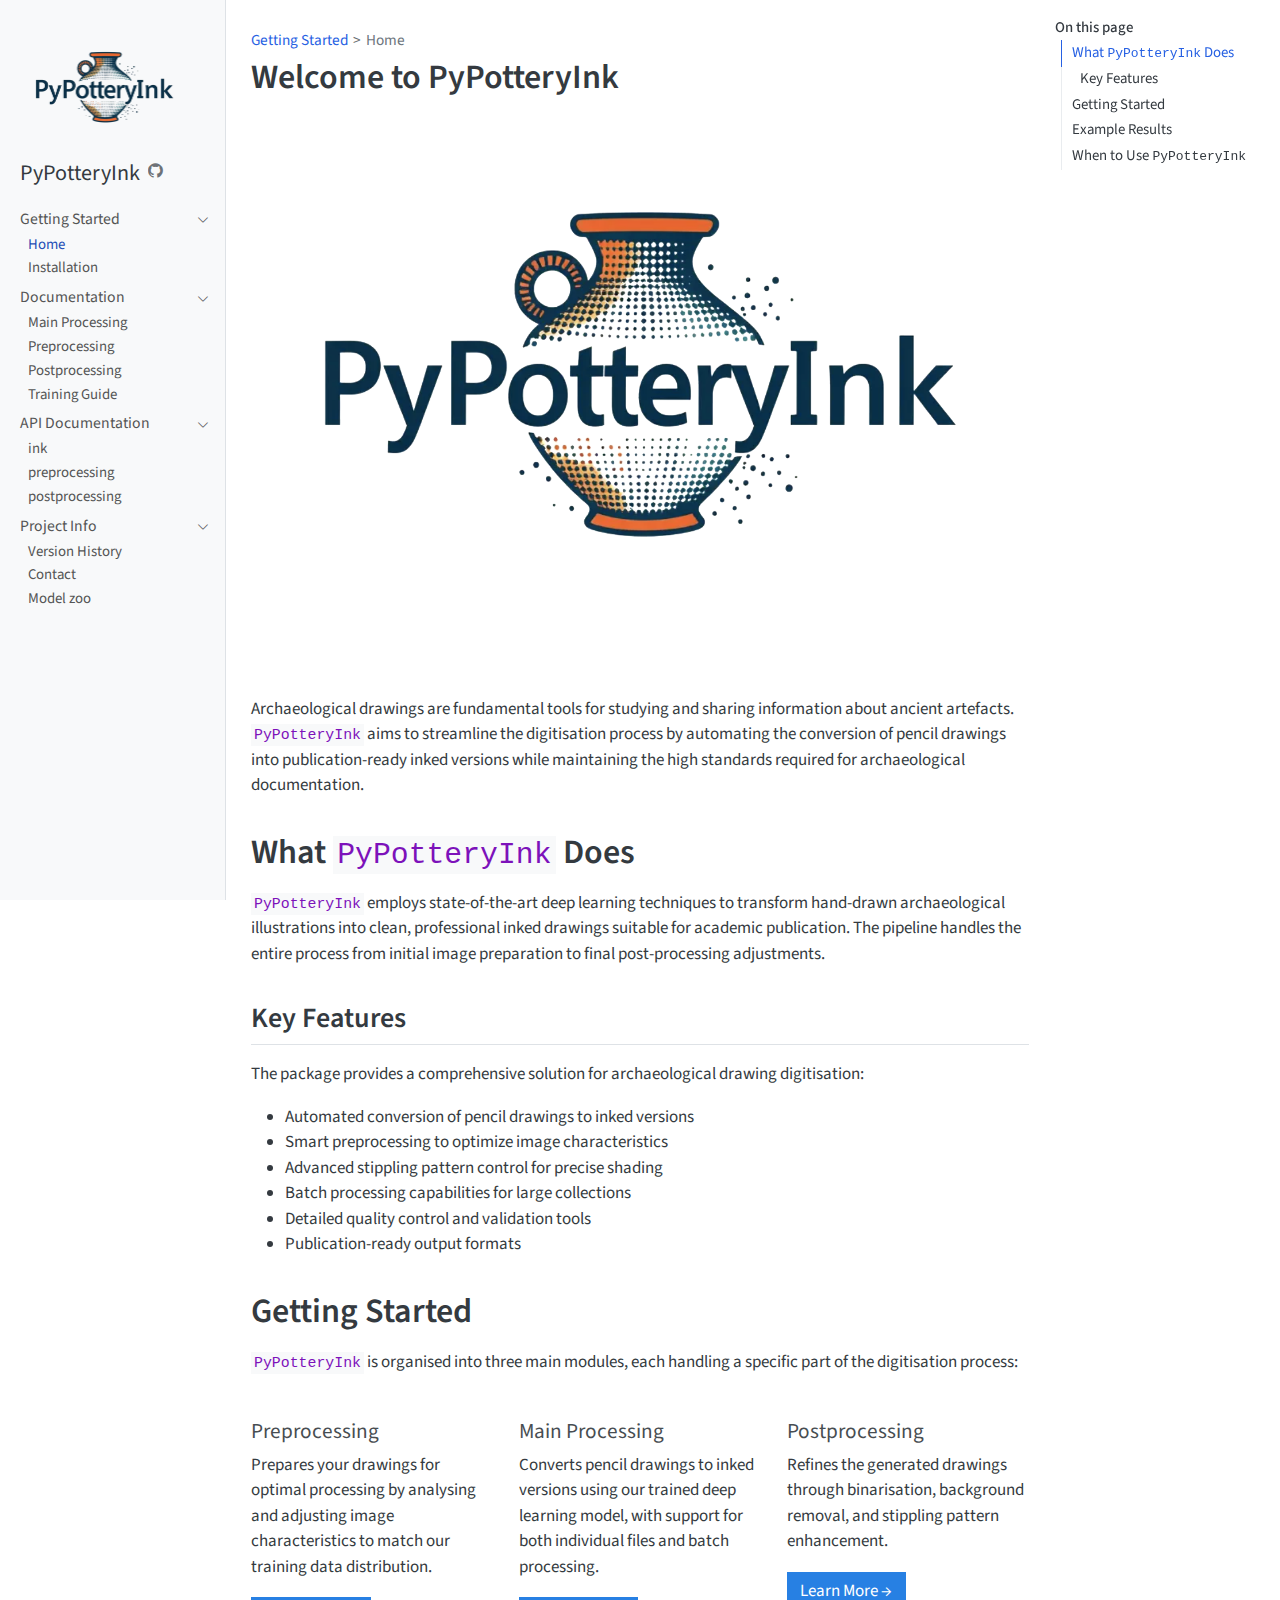
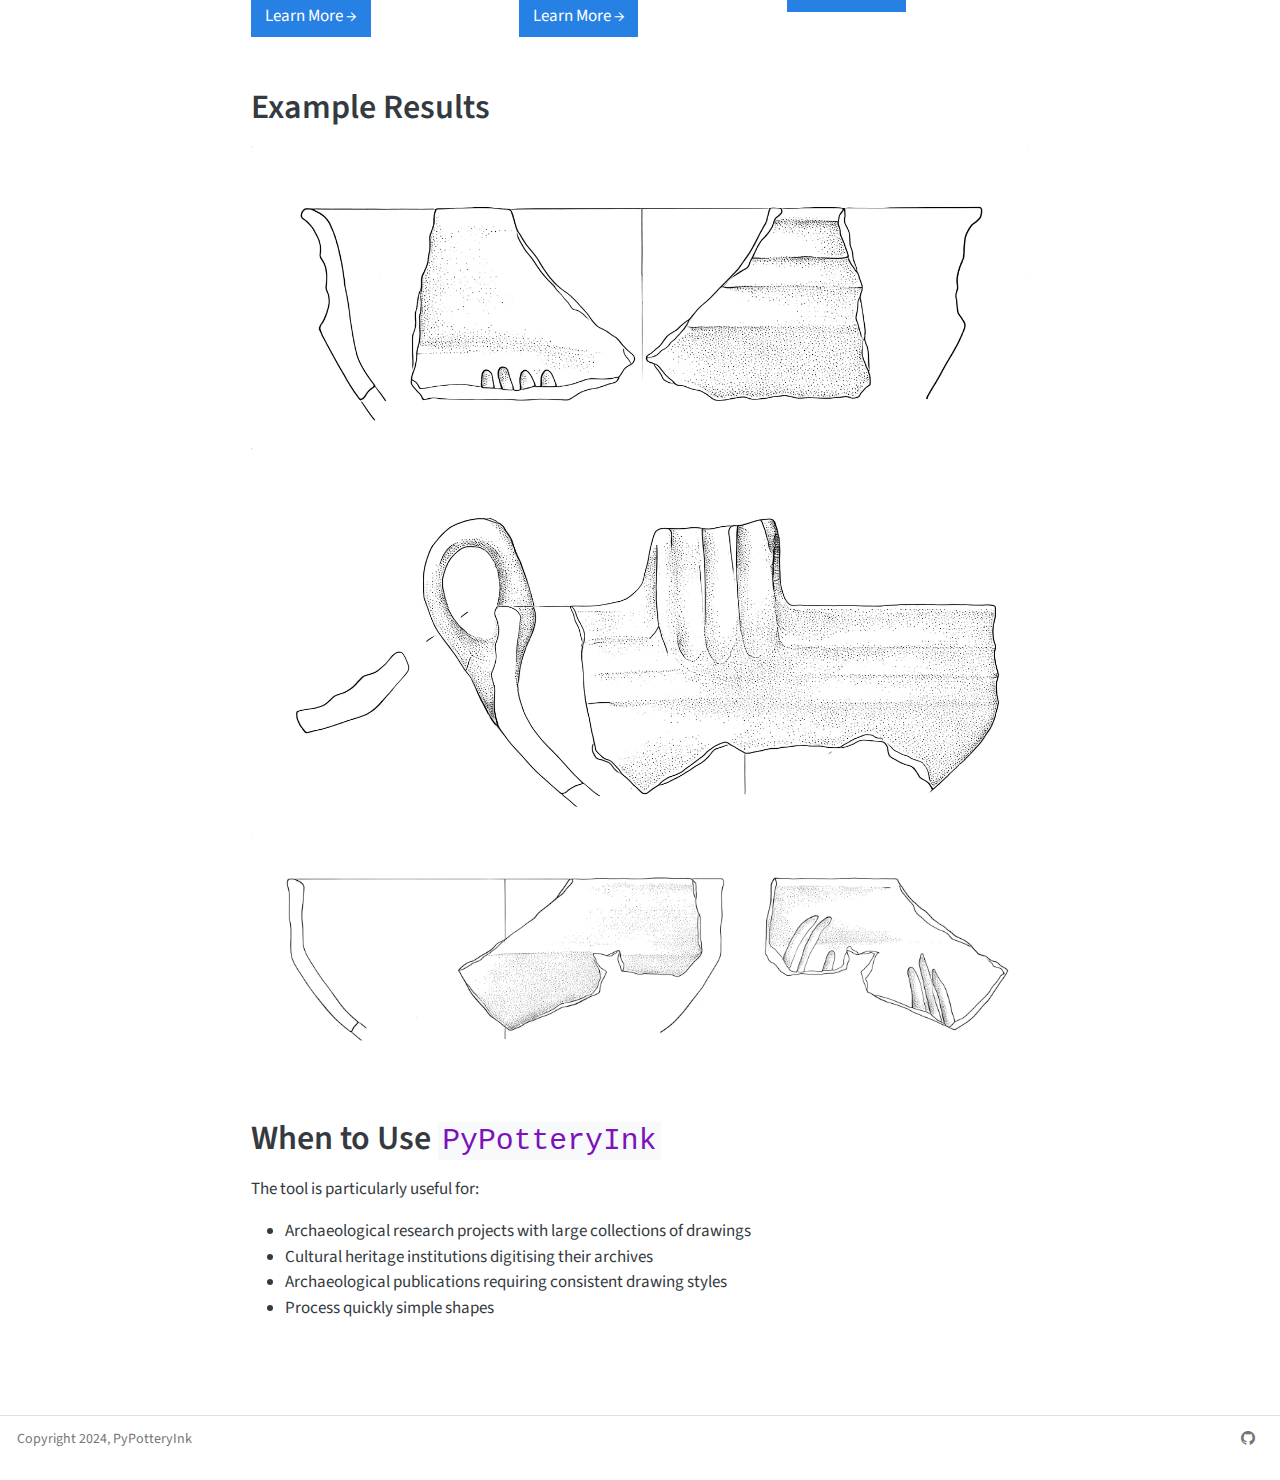
<file: docs/index.html>
<!DOCTYPE html>
<html xmlns="http://www.w3.org/1999/xhtml" lang="en" xml:lang="en"><head>

<meta charset="utf-8">
<meta name="generator" content="quarto-1.6.36">

<meta name="viewport" content="width=device-width, initial-scale=1.0, user-scalable=yes">


<title>Welcome to PyPotteryInk – PyPotteryInk</title>
<style>
code{white-space: pre-wrap;}
span.smallcaps{font-variant: small-caps;}
div.columns{display: flex; gap: min(4vw, 1.5em);}
div.column{flex: auto; overflow-x: auto;}
div.hanging-indent{margin-left: 1.5em; text-indent: -1.5em;}
ul.task-list{list-style: none;}
ul.task-list li input[type="checkbox"] {
  width: 0.8em;
  margin: 0 0.8em 0.2em -1em; /* quarto-specific, see https://github.com/quarto-dev/quarto-cli/issues/4556 */ 
  vertical-align: middle;
}
</style>


<script src="site_libs/quarto-nav/quarto-nav.js"></script>
<script src="site_libs/quarto-nav/headroom.min.js"></script>
<script src="site_libs/clipboard/clipboard.min.js"></script>
<script src="site_libs/quarto-search/autocomplete.umd.js"></script>
<script src="site_libs/quarto-search/fuse.min.js"></script>
<script src="site_libs/quarto-search/quarto-search.js"></script>
<meta name="quarto:offset" content="./">
<script src="site_libs/quarto-html/quarto.js"></script>
<script src="site_libs/quarto-html/popper.min.js"></script>
<script src="site_libs/quarto-html/tippy.umd.min.js"></script>
<script src="site_libs/quarto-html/anchor.min.js"></script>
<link href="site_libs/quarto-html/tippy.css" rel="stylesheet">
<link href="site_libs/quarto-html/quarto-syntax-highlighting-01c78b5cd655e4cd89133cf59d535862.css" rel="stylesheet" id="quarto-text-highlighting-styles">
<script src="site_libs/bootstrap/bootstrap.min.js"></script>
<link href="site_libs/bootstrap/bootstrap-icons.css" rel="stylesheet">
<link href="site_libs/bootstrap/bootstrap-2032ab7b8ae91ea6882f5f8c12934864.min.css" rel="stylesheet" append-hash="true" id="quarto-bootstrap" data-mode="light">
<script id="quarto-search-options" type="application/json">{
  "location": "sidebar",
  "copy-button": false,
  "collapse-after": 3,
  "panel-placement": "start",
  "type": "textbox",
  "limit": 50,
  "keyboard-shortcut": [
    "f",
    "/",
    "s"
  ],
  "show-item-context": false,
  "language": {
    "search-no-results-text": "No results",
    "search-matching-documents-text": "matching documents",
    "search-copy-link-title": "Copy link to search",
    "search-hide-matches-text": "Hide additional matches",
    "search-more-match-text": "more match in this document",
    "search-more-matches-text": "more matches in this document",
    "search-clear-button-title": "Clear",
    "search-text-placeholder": "",
    "search-detached-cancel-button-title": "Cancel",
    "search-submit-button-title": "Submit",
    "search-label": "Search"
  }
}</script>


<link rel="stylesheet" href="styles.css">
</head>

<body class="nav-sidebar docked">

<div id="quarto-search-results"></div>
  <header id="quarto-header" class="headroom fixed-top">
  <nav class="quarto-secondary-nav">
    <div class="container-fluid d-flex">
      <button type="button" class="quarto-btn-toggle btn" data-bs-toggle="collapse" role="button" data-bs-target=".quarto-sidebar-collapse-item" aria-controls="quarto-sidebar" aria-expanded="false" aria-label="Toggle sidebar navigation" onclick="if (window.quartoToggleHeadroom) { window.quartoToggleHeadroom(); }">
        <i class="bi bi-layout-text-sidebar-reverse"></i>
      </button>
        <nav class="quarto-page-breadcrumbs" aria-label="breadcrumb"><ol class="breadcrumb"><li class="breadcrumb-item"><a href="./index.html">Getting Started</a></li><li class="breadcrumb-item"><a href="./index.html">Home</a></li></ol></nav>
        <a class="flex-grow-1" role="navigation" data-bs-toggle="collapse" data-bs-target=".quarto-sidebar-collapse-item" aria-controls="quarto-sidebar" aria-expanded="false" aria-label="Toggle sidebar navigation" onclick="if (window.quartoToggleHeadroom) { window.quartoToggleHeadroom(); }">      
        </a>
    </div>
  </nav>
</header>
<!-- content -->
<div id="quarto-content" class="quarto-container page-columns page-rows-contents page-layout-article">
<!-- sidebar -->
  <nav id="quarto-sidebar" class="sidebar collapse collapse-horizontal quarto-sidebar-collapse-item sidebar-navigation docked overflow-auto">
    <div class="pt-lg-2 mt-2 text-left sidebar-header sidebar-header-stacked">
      <a href="./index.html" class="sidebar-logo-link">
      <img src="././images_docs/logo_pypotteryink.png" alt="" class="sidebar-logo py-0 d-lg-inline d-none">
      </a>
    <div class="sidebar-title mb-0 py-0">
      <a href="./">PyPotteryInk</a> 
        <div class="sidebar-tools-main">
    <a href="https://github.com/lrncrd/PyPotteryInk" title="GitHub" class="quarto-navigation-tool px-1" aria-label="GitHub"><i class="bi bi-github"></i></a>
</div>
    </div>
      </div>
    <div class="sidebar-menu-container"> 
    <ul class="list-unstyled mt-1">
        <li class="sidebar-item sidebar-item-section">
      <div class="sidebar-item-container"> 
            <a class="sidebar-item-text sidebar-link text-start" data-bs-toggle="collapse" data-bs-target="#quarto-sidebar-section-1" role="navigation" aria-expanded="true">
 <span class="menu-text">Getting Started</span></a>
          <a class="sidebar-item-toggle text-start" data-bs-toggle="collapse" data-bs-target="#quarto-sidebar-section-1" role="navigation" aria-expanded="true" aria-label="Toggle section">
            <i class="bi bi-chevron-right ms-2"></i>
          </a> 
      </div>
      <ul id="quarto-sidebar-section-1" class="collapse list-unstyled sidebar-section depth1 show">  
          <li class="sidebar-item">
  <div class="sidebar-item-container"> 
  <a href="./index.html" class="sidebar-item-text sidebar-link active">
 <span class="menu-text">Home</span></a>
  </div>
</li>
          <li class="sidebar-item">
  <div class="sidebar-item-container"> 
  <a href="./installation.html" class="sidebar-item-text sidebar-link">
 <span class="menu-text">Installation</span></a>
  </div>
</li>
      </ul>
  </li>
        <li class="sidebar-item sidebar-item-section">
      <div class="sidebar-item-container"> 
            <a class="sidebar-item-text sidebar-link text-start" data-bs-toggle="collapse" data-bs-target="#quarto-sidebar-section-2" role="navigation" aria-expanded="true">
 <span class="menu-text">Documentation</span></a>
          <a class="sidebar-item-toggle text-start" data-bs-toggle="collapse" data-bs-target="#quarto-sidebar-section-2" role="navigation" aria-expanded="true" aria-label="Toggle section">
            <i class="bi bi-chevron-right ms-2"></i>
          </a> 
      </div>
      <ul id="quarto-sidebar-section-2" class="collapse list-unstyled sidebar-section depth1 show">  
          <li class="sidebar-item">
  <div class="sidebar-item-container"> 
  <a href="./docs_main.html" class="sidebar-item-text sidebar-link">
 <span class="menu-text">Main Processing</span></a>
  </div>
</li>
          <li class="sidebar-item">
  <div class="sidebar-item-container"> 
  <a href="./docs_preprocessing.html" class="sidebar-item-text sidebar-link">
 <span class="menu-text">Preprocessing</span></a>
  </div>
</li>
          <li class="sidebar-item">
  <div class="sidebar-item-container"> 
  <a href="./docs_postprocessing.html" class="sidebar-item-text sidebar-link">
 <span class="menu-text">Postprocessing</span></a>
  </div>
</li>
          <li class="sidebar-item">
  <div class="sidebar-item-container"> 
  <a href="./training.html" class="sidebar-item-text sidebar-link">
 <span class="menu-text">Training Guide</span></a>
  </div>
</li>
      </ul>
  </li>
        <li class="sidebar-item sidebar-item-section">
      <div class="sidebar-item-container"> 
            <a class="sidebar-item-text sidebar-link text-start" data-bs-toggle="collapse" data-bs-target="#quarto-sidebar-section-3" role="navigation" aria-expanded="true">
 <span class="menu-text">API Documentation</span></a>
          <a class="sidebar-item-toggle text-start" data-bs-toggle="collapse" data-bs-target="#quarto-sidebar-section-3" role="navigation" aria-expanded="true" aria-label="Toggle section">
            <i class="bi bi-chevron-right ms-2"></i>
          </a> 
      </div>
      <ul id="quarto-sidebar-section-3" class="collapse list-unstyled sidebar-section depth1 show">  
          <li class="sidebar-item">
  <div class="sidebar-item-container"> 
  <a href="./api_ink.html" class="sidebar-item-text sidebar-link">
 <span class="menu-text">ink</span></a>
  </div>
</li>
          <li class="sidebar-item">
  <div class="sidebar-item-container"> 
  <a href="./api_preprocessing.html" class="sidebar-item-text sidebar-link">
 <span class="menu-text">preprocessing</span></a>
  </div>
</li>
          <li class="sidebar-item">
  <div class="sidebar-item-container"> 
  <a href="./api_postprocessing.html" class="sidebar-item-text sidebar-link">
 <span class="menu-text">postprocessing</span></a>
  </div>
</li>
      </ul>
  </li>
        <li class="sidebar-item sidebar-item-section">
      <div class="sidebar-item-container"> 
            <a class="sidebar-item-text sidebar-link text-start" data-bs-toggle="collapse" data-bs-target="#quarto-sidebar-section-4" role="navigation" aria-expanded="true">
 <span class="menu-text">Project Info</span></a>
          <a class="sidebar-item-toggle text-start" data-bs-toggle="collapse" data-bs-target="#quarto-sidebar-section-4" role="navigation" aria-expanded="true" aria-label="Toggle section">
            <i class="bi bi-chevron-right ms-2"></i>
          </a> 
      </div>
      <ul id="quarto-sidebar-section-4" class="collapse list-unstyled sidebar-section depth1 show">  
          <li class="sidebar-item">
  <div class="sidebar-item-container"> 
  <a href="./version_history.html" class="sidebar-item-text sidebar-link">
 <span class="menu-text">Version History</span></a>
  </div>
</li>
          <li class="sidebar-item">
  <div class="sidebar-item-container"> 
  <a href="./contact.html" class="sidebar-item-text sidebar-link">
 <span class="menu-text">Contact</span></a>
  </div>
</li>
          <li class="sidebar-item">
  <div class="sidebar-item-container"> 
  <a href="./models_zoo.html" class="sidebar-item-text sidebar-link">
 <span class="menu-text">Model zoo</span></a>
  </div>
</li>
      </ul>
  </li>
    </ul>
    </div>
</nav>
<div id="quarto-sidebar-glass" class="quarto-sidebar-collapse-item" data-bs-toggle="collapse" data-bs-target=".quarto-sidebar-collapse-item"></div>
<!-- margin-sidebar -->
    <div id="quarto-margin-sidebar" class="sidebar margin-sidebar">
        <nav id="TOC" role="doc-toc" class="toc-active">
    <h2 id="toc-title">On this page</h2>
   
  <ul>
  <li><a href="#what-pypotteryink-does" id="toc-what-pypotteryink-does" class="nav-link active" data-scroll-target="#what-pypotteryink-does">What <code>PyPotteryInk</code> Does</a>
  <ul class="collapse">
  <li><a href="#key-features" id="toc-key-features" class="nav-link" data-scroll-target="#key-features">Key Features</a></li>
  </ul></li>
  <li><a href="#getting-started" id="toc-getting-started" class="nav-link" data-scroll-target="#getting-started">Getting Started</a></li>
  <li><a href="#example-results" id="toc-example-results" class="nav-link" data-scroll-target="#example-results">Example Results</a></li>
  <li><a href="#when-to-use-pypotteryink" id="toc-when-to-use-pypotteryink" class="nav-link" data-scroll-target="#when-to-use-pypotteryink">When to Use <code>PyPotteryInk</code></a></li>
  </ul>
</nav>
    </div>
<!-- main -->
<main class="content" id="quarto-document-content">

<header id="title-block-header" class="quarto-title-block default"><nav class="quarto-page-breadcrumbs quarto-title-breadcrumbs d-none d-lg-block" aria-label="breadcrumb"><ol class="breadcrumb"><li class="breadcrumb-item"><a href="./index.html">Getting Started</a></li><li class="breadcrumb-item"><a href="./index.html">Home</a></li></ol></nav>
<div class="quarto-title">
<h1 class="title">Welcome to PyPotteryInk</h1>
</div>



<div class="quarto-title-meta">

    
  
    
  </div>
  


</header>


<div class="quarto-figure quarto-figure-center">
<figure class="figure">
<p><img src="images_docs/logo_pypotteryink.png" class="img-fluid quarto-figure quarto-figure-center figure-img"></p>
</figure>
</div>
<p>Archaeological drawings are fundamental tools for studying and sharing information about ancient artefacts. <code>PyPotteryInk</code> aims to streamline the digitisation process by automating the conversion of pencil drawings into publication-ready inked versions while maintaining the high standards required for archaeological documentation.</p>
<section id="what-pypotteryink-does" class="level1">
<h1>What <code>PyPotteryInk</code> Does</h1>
<p><code>PyPotteryInk</code> employs state-of-the-art deep learning techniques to transform hand-drawn archaeological illustrations into clean, professional inked drawings suitable for academic publication. The pipeline handles the entire process from initial image preparation to final post-processing adjustments.</p>
<section id="key-features" class="level2">
<h2 class="anchored" data-anchor-id="key-features">Key Features</h2>
<p>The package provides a comprehensive solution for archaeological drawing digitisation:</p>
<ul>
<li>Automated conversion of pencil drawings to inked versions</li>
<li>Smart preprocessing to optimize image characteristics</li>
<li>Advanced stippling pattern control for precise shading</li>
<li>Batch processing capabilities for large collections</li>
<li>Detailed quality control and validation tools</li>
<li>Publication-ready output formats</li>
</ul>
</section>
</section>
<section id="getting-started" class="level1">
<h1>Getting Started</h1>
<p><code>PyPotteryInk</code> is organised into three main modules, each handling a specific part of the digitisation process:</p>
<div class="grid">
<section id="preprocessing" class="level4 g-col-4">
<h4 class="anchored" data-anchor-id="preprocessing">Preprocessing</h4>
<p>Prepares your drawings for optimal processing by analysing and adjusting image characteristics to match our training data distribution.</p>
<p><a href="docs_preprocessing.html" class="btn btn-primary">Learn More →</a></p>
</section>
<section id="main-processing" class="level4 g-col-4">
<h4 class="anchored" data-anchor-id="main-processing">Main Processing</h4>
<p>Converts pencil drawings to inked versions using our trained deep learning model, with support for both individual files and batch processing.</p>
<p><a href="docs_main.html" class="btn btn-primary">Learn More →</a></p>
</section>
<section id="postprocessing" class="level4 g-col-4">
<h4 class="anchored" data-anchor-id="postprocessing">Postprocessing</h4>
<p>Refines the generated drawings through binarisation, background removal, and stippling pattern enhancement.</p>
<p><a href="docs_postprocessing.html" class="btn btn-primary">Learn More →</a></p>
</section>
</div>
</section>
<section id="example-results" class="level1">
<h1>Example Results</h1>
<p><img src="images_docs/example_2.jpg" class="img-fluid"> <img src="images_docs/example_4.jpg" class="img-fluid"> <img src="images_docs/example_5.jpg" class="img-fluid"></p>
</section>
<section id="when-to-use-pypotteryink" class="level1">
<h1>When to Use <code>PyPotteryInk</code></h1>
<p>The tool is particularly useful for:</p>
<ul>
<li>Archaeological research projects with large collections of drawings</li>
<li>Cultural heritage institutions digitising their archives</li>
<li>Archaeological publications requiring consistent drawing styles</li>
<li>Process quickly simple shapes</li>
</ul>


</section>

</main> <!-- /main -->
<script id="quarto-html-after-body" type="application/javascript">
window.document.addEventListener("DOMContentLoaded", function (event) {
  const toggleBodyColorMode = (bsSheetEl) => {
    const mode = bsSheetEl.getAttribute("data-mode");
    const bodyEl = window.document.querySelector("body");
    if (mode === "dark") {
      bodyEl.classList.add("quarto-dark");
      bodyEl.classList.remove("quarto-light");
    } else {
      bodyEl.classList.add("quarto-light");
      bodyEl.classList.remove("quarto-dark");
    }
  }
  const toggleBodyColorPrimary = () => {
    const bsSheetEl = window.document.querySelector("link#quarto-bootstrap");
    if (bsSheetEl) {
      toggleBodyColorMode(bsSheetEl);
    }
  }
  toggleBodyColorPrimary();  
  const icon = "";
  const anchorJS = new window.AnchorJS();
  anchorJS.options = {
    placement: 'right',
    icon: icon
  };
  anchorJS.add('.anchored');
  const isCodeAnnotation = (el) => {
    for (const clz of el.classList) {
      if (clz.startsWith('code-annotation-')) {                     
        return true;
      }
    }
    return false;
  }
  const onCopySuccess = function(e) {
    // button target
    const button = e.trigger;
    // don't keep focus
    button.blur();
    // flash "checked"
    button.classList.add('code-copy-button-checked');
    var currentTitle = button.getAttribute("title");
    button.setAttribute("title", "Copied!");
    let tooltip;
    if (window.bootstrap) {
      button.setAttribute("data-bs-toggle", "tooltip");
      button.setAttribute("data-bs-placement", "left");
      button.setAttribute("data-bs-title", "Copied!");
      tooltip = new bootstrap.Tooltip(button, 
        { trigger: "manual", 
          customClass: "code-copy-button-tooltip",
          offset: [0, -8]});
      tooltip.show();    
    }
    setTimeout(function() {
      if (tooltip) {
        tooltip.hide();
        button.removeAttribute("data-bs-title");
        button.removeAttribute("data-bs-toggle");
        button.removeAttribute("data-bs-placement");
      }
      button.setAttribute("title", currentTitle);
      button.classList.remove('code-copy-button-checked');
    }, 1000);
    // clear code selection
    e.clearSelection();
  }
  const getTextToCopy = function(trigger) {
      const codeEl = trigger.previousElementSibling.cloneNode(true);
      for (const childEl of codeEl.children) {
        if (isCodeAnnotation(childEl)) {
          childEl.remove();
        }
      }
      return codeEl.innerText;
  }
  const clipboard = new window.ClipboardJS('.code-copy-button:not([data-in-quarto-modal])', {
    text: getTextToCopy
  });
  clipboard.on('success', onCopySuccess);
  if (window.document.getElementById('quarto-embedded-source-code-modal')) {
    const clipboardModal = new window.ClipboardJS('.code-copy-button[data-in-quarto-modal]', {
      text: getTextToCopy,
      container: window.document.getElementById('quarto-embedded-source-code-modal')
    });
    clipboardModal.on('success', onCopySuccess);
  }
    var localhostRegex = new RegExp(/^(?:http|https):\/\/localhost\:?[0-9]*\//);
    var mailtoRegex = new RegExp(/^mailto:/);
      var filterRegex = new RegExp('/' + window.location.host + '/');
    var isInternal = (href) => {
        return filterRegex.test(href) || localhostRegex.test(href) || mailtoRegex.test(href);
    }
    // Inspect non-navigation links and adorn them if external
 	var links = window.document.querySelectorAll('a[href]:not(.nav-link):not(.navbar-brand):not(.toc-action):not(.sidebar-link):not(.sidebar-item-toggle):not(.pagination-link):not(.no-external):not([aria-hidden]):not(.dropdown-item):not(.quarto-navigation-tool):not(.about-link)');
    for (var i=0; i<links.length; i++) {
      const link = links[i];
      if (!isInternal(link.href)) {
        // undo the damage that might have been done by quarto-nav.js in the case of
        // links that we want to consider external
        if (link.dataset.originalHref !== undefined) {
          link.href = link.dataset.originalHref;
        }
      }
    }
  function tippyHover(el, contentFn, onTriggerFn, onUntriggerFn) {
    const config = {
      allowHTML: true,
      maxWidth: 500,
      delay: 100,
      arrow: false,
      appendTo: function(el) {
          return el.parentElement;
      },
      interactive: true,
      interactiveBorder: 10,
      theme: 'quarto',
      placement: 'bottom-start',
    };
    if (contentFn) {
      config.content = contentFn;
    }
    if (onTriggerFn) {
      config.onTrigger = onTriggerFn;
    }
    if (onUntriggerFn) {
      config.onUntrigger = onUntriggerFn;
    }
    window.tippy(el, config); 
  }
  const noterefs = window.document.querySelectorAll('a[role="doc-noteref"]');
  for (var i=0; i<noterefs.length; i++) {
    const ref = noterefs[i];
    tippyHover(ref, function() {
      // use id or data attribute instead here
      let href = ref.getAttribute('data-footnote-href') || ref.getAttribute('href');
      try { href = new URL(href).hash; } catch {}
      const id = href.replace(/^#\/?/, "");
      const note = window.document.getElementById(id);
      if (note) {
        return note.innerHTML;
      } else {
        return "";
      }
    });
  }
  const xrefs = window.document.querySelectorAll('a.quarto-xref');
  const processXRef = (id, note) => {
    // Strip column container classes
    const stripColumnClz = (el) => {
      el.classList.remove("page-full", "page-columns");
      if (el.children) {
        for (const child of el.children) {
          stripColumnClz(child);
        }
      }
    }
    stripColumnClz(note)
    if (id === null || id.startsWith('sec-')) {
      // Special case sections, only their first couple elements
      const container = document.createElement("div");
      if (note.children && note.children.length > 2) {
        container.appendChild(note.children[0].cloneNode(true));
        for (let i = 1; i < note.children.length; i++) {
          const child = note.children[i];
          if (child.tagName === "P" && child.innerText === "") {
            continue;
          } else {
            container.appendChild(child.cloneNode(true));
            break;
          }
        }
        if (window.Quarto?.typesetMath) {
          window.Quarto.typesetMath(container);
        }
        return container.innerHTML
      } else {
        if (window.Quarto?.typesetMath) {
          window.Quarto.typesetMath(note);
        }
        return note.innerHTML;
      }
    } else {
      // Remove any anchor links if they are present
      const anchorLink = note.querySelector('a.anchorjs-link');
      if (anchorLink) {
        anchorLink.remove();
      }
      if (window.Quarto?.typesetMath) {
        window.Quarto.typesetMath(note);
      }
      if (note.classList.contains("callout")) {
        return note.outerHTML;
      } else {
        return note.innerHTML;
      }
    }
  }
  for (var i=0; i<xrefs.length; i++) {
    const xref = xrefs[i];
    tippyHover(xref, undefined, function(instance) {
      instance.disable();
      let url = xref.getAttribute('href');
      let hash = undefined; 
      if (url.startsWith('#')) {
        hash = url;
      } else {
        try { hash = new URL(url).hash; } catch {}
      }
      if (hash) {
        const id = hash.replace(/^#\/?/, "");
        const note = window.document.getElementById(id);
        if (note !== null) {
          try {
            const html = processXRef(id, note.cloneNode(true));
            instance.setContent(html);
          } finally {
            instance.enable();
            instance.show();
          }
        } else {
          // See if we can fetch this
          fetch(url.split('#')[0])
          .then(res => res.text())
          .then(html => {
            const parser = new DOMParser();
            const htmlDoc = parser.parseFromString(html, "text/html");
            const note = htmlDoc.getElementById(id);
            if (note !== null) {
              const html = processXRef(id, note);
              instance.setContent(html);
            } 
          }).finally(() => {
            instance.enable();
            instance.show();
          });
        }
      } else {
        // See if we can fetch a full url (with no hash to target)
        // This is a special case and we should probably do some content thinning / targeting
        fetch(url)
        .then(res => res.text())
        .then(html => {
          const parser = new DOMParser();
          const htmlDoc = parser.parseFromString(html, "text/html");
          const note = htmlDoc.querySelector('main.content');
          if (note !== null) {
            // This should only happen for chapter cross references
            // (since there is no id in the URL)
            // remove the first header
            if (note.children.length > 0 && note.children[0].tagName === "HEADER") {
              note.children[0].remove();
            }
            const html = processXRef(null, note);
            instance.setContent(html);
          } 
        }).finally(() => {
          instance.enable();
          instance.show();
        });
      }
    }, function(instance) {
    });
  }
      let selectedAnnoteEl;
      const selectorForAnnotation = ( cell, annotation) => {
        let cellAttr = 'data-code-cell="' + cell + '"';
        let lineAttr = 'data-code-annotation="' +  annotation + '"';
        const selector = 'span[' + cellAttr + '][' + lineAttr + ']';
        return selector;
      }
      const selectCodeLines = (annoteEl) => {
        const doc = window.document;
        const targetCell = annoteEl.getAttribute("data-target-cell");
        const targetAnnotation = annoteEl.getAttribute("data-target-annotation");
        const annoteSpan = window.document.querySelector(selectorForAnnotation(targetCell, targetAnnotation));
        const lines = annoteSpan.getAttribute("data-code-lines").split(",");
        const lineIds = lines.map((line) => {
          return targetCell + "-" + line;
        })
        let top = null;
        let height = null;
        let parent = null;
        if (lineIds.length > 0) {
            //compute the position of the single el (top and bottom and make a div)
            const el = window.document.getElementById(lineIds[0]);
            top = el.offsetTop;
            height = el.offsetHeight;
            parent = el.parentElement.parentElement;
          if (lineIds.length > 1) {
            const lastEl = window.document.getElementById(lineIds[lineIds.length - 1]);
            const bottom = lastEl.offsetTop + lastEl.offsetHeight;
            height = bottom - top;
          }
          if (top !== null && height !== null && parent !== null) {
            // cook up a div (if necessary) and position it 
            let div = window.document.getElementById("code-annotation-line-highlight");
            if (div === null) {
              div = window.document.createElement("div");
              div.setAttribute("id", "code-annotation-line-highlight");
              div.style.position = 'absolute';
              parent.appendChild(div);
            }
            div.style.top = top - 2 + "px";
            div.style.height = height + 4 + "px";
            div.style.left = 0;
            let gutterDiv = window.document.getElementById("code-annotation-line-highlight-gutter");
            if (gutterDiv === null) {
              gutterDiv = window.document.createElement("div");
              gutterDiv.setAttribute("id", "code-annotation-line-highlight-gutter");
              gutterDiv.style.position = 'absolute';
              const codeCell = window.document.getElementById(targetCell);
              const gutter = codeCell.querySelector('.code-annotation-gutter');
              gutter.appendChild(gutterDiv);
            }
            gutterDiv.style.top = top - 2 + "px";
            gutterDiv.style.height = height + 4 + "px";
          }
          selectedAnnoteEl = annoteEl;
        }
      };
      const unselectCodeLines = () => {
        const elementsIds = ["code-annotation-line-highlight", "code-annotation-line-highlight-gutter"];
        elementsIds.forEach((elId) => {
          const div = window.document.getElementById(elId);
          if (div) {
            div.remove();
          }
        });
        selectedAnnoteEl = undefined;
      };
        // Handle positioning of the toggle
    window.addEventListener(
      "resize",
      throttle(() => {
        elRect = undefined;
        if (selectedAnnoteEl) {
          selectCodeLines(selectedAnnoteEl);
        }
      }, 10)
    );
    function throttle(fn, ms) {
    let throttle = false;
    let timer;
      return (...args) => {
        if(!throttle) { // first call gets through
            fn.apply(this, args);
            throttle = true;
        } else { // all the others get throttled
            if(timer) clearTimeout(timer); // cancel #2
            timer = setTimeout(() => {
              fn.apply(this, args);
              timer = throttle = false;
            }, ms);
        }
      };
    }
      // Attach click handler to the DT
      const annoteDls = window.document.querySelectorAll('dt[data-target-cell]');
      for (const annoteDlNode of annoteDls) {
        annoteDlNode.addEventListener('click', (event) => {
          const clickedEl = event.target;
          if (clickedEl !== selectedAnnoteEl) {
            unselectCodeLines();
            const activeEl = window.document.querySelector('dt[data-target-cell].code-annotation-active');
            if (activeEl) {
              activeEl.classList.remove('code-annotation-active');
            }
            selectCodeLines(clickedEl);
            clickedEl.classList.add('code-annotation-active');
          } else {
            // Unselect the line
            unselectCodeLines();
            clickedEl.classList.remove('code-annotation-active');
          }
        });
      }
  const findCites = (el) => {
    const parentEl = el.parentElement;
    if (parentEl) {
      const cites = parentEl.dataset.cites;
      if (cites) {
        return {
          el,
          cites: cites.split(' ')
        };
      } else {
        return findCites(el.parentElement)
      }
    } else {
      return undefined;
    }
  };
  var bibliorefs = window.document.querySelectorAll('a[role="doc-biblioref"]');
  for (var i=0; i<bibliorefs.length; i++) {
    const ref = bibliorefs[i];
    const citeInfo = findCites(ref);
    if (citeInfo) {
      tippyHover(citeInfo.el, function() {
        var popup = window.document.createElement('div');
        citeInfo.cites.forEach(function(cite) {
          var citeDiv = window.document.createElement('div');
          citeDiv.classList.add('hanging-indent');
          citeDiv.classList.add('csl-entry');
          var biblioDiv = window.document.getElementById('ref-' + cite);
          if (biblioDiv) {
            citeDiv.innerHTML = biblioDiv.innerHTML;
          }
          popup.appendChild(citeDiv);
        });
        return popup.innerHTML;
      });
    }
  }
});
</script>
</div> <!-- /content -->
<footer class="footer">
  <div class="nav-footer">
    <div class="nav-footer-left">
<p>Copyright 2024, PyPotteryInk</p>
</div>   
    <div class="nav-footer-center">
      &nbsp;
    </div>
    <div class="nav-footer-right">
      <ul class="footer-items list-unstyled">
    <li class="nav-item compact">
    <a class="nav-link active" href="https://github.com/lrncrd/PyPotteryInk" aria-current="page">
      <i class="bi bi-github" role="img">
</i> 
    </a>
  </li>  
</ul>
    </div>
  </div>
</footer>




</body></html>
</file>
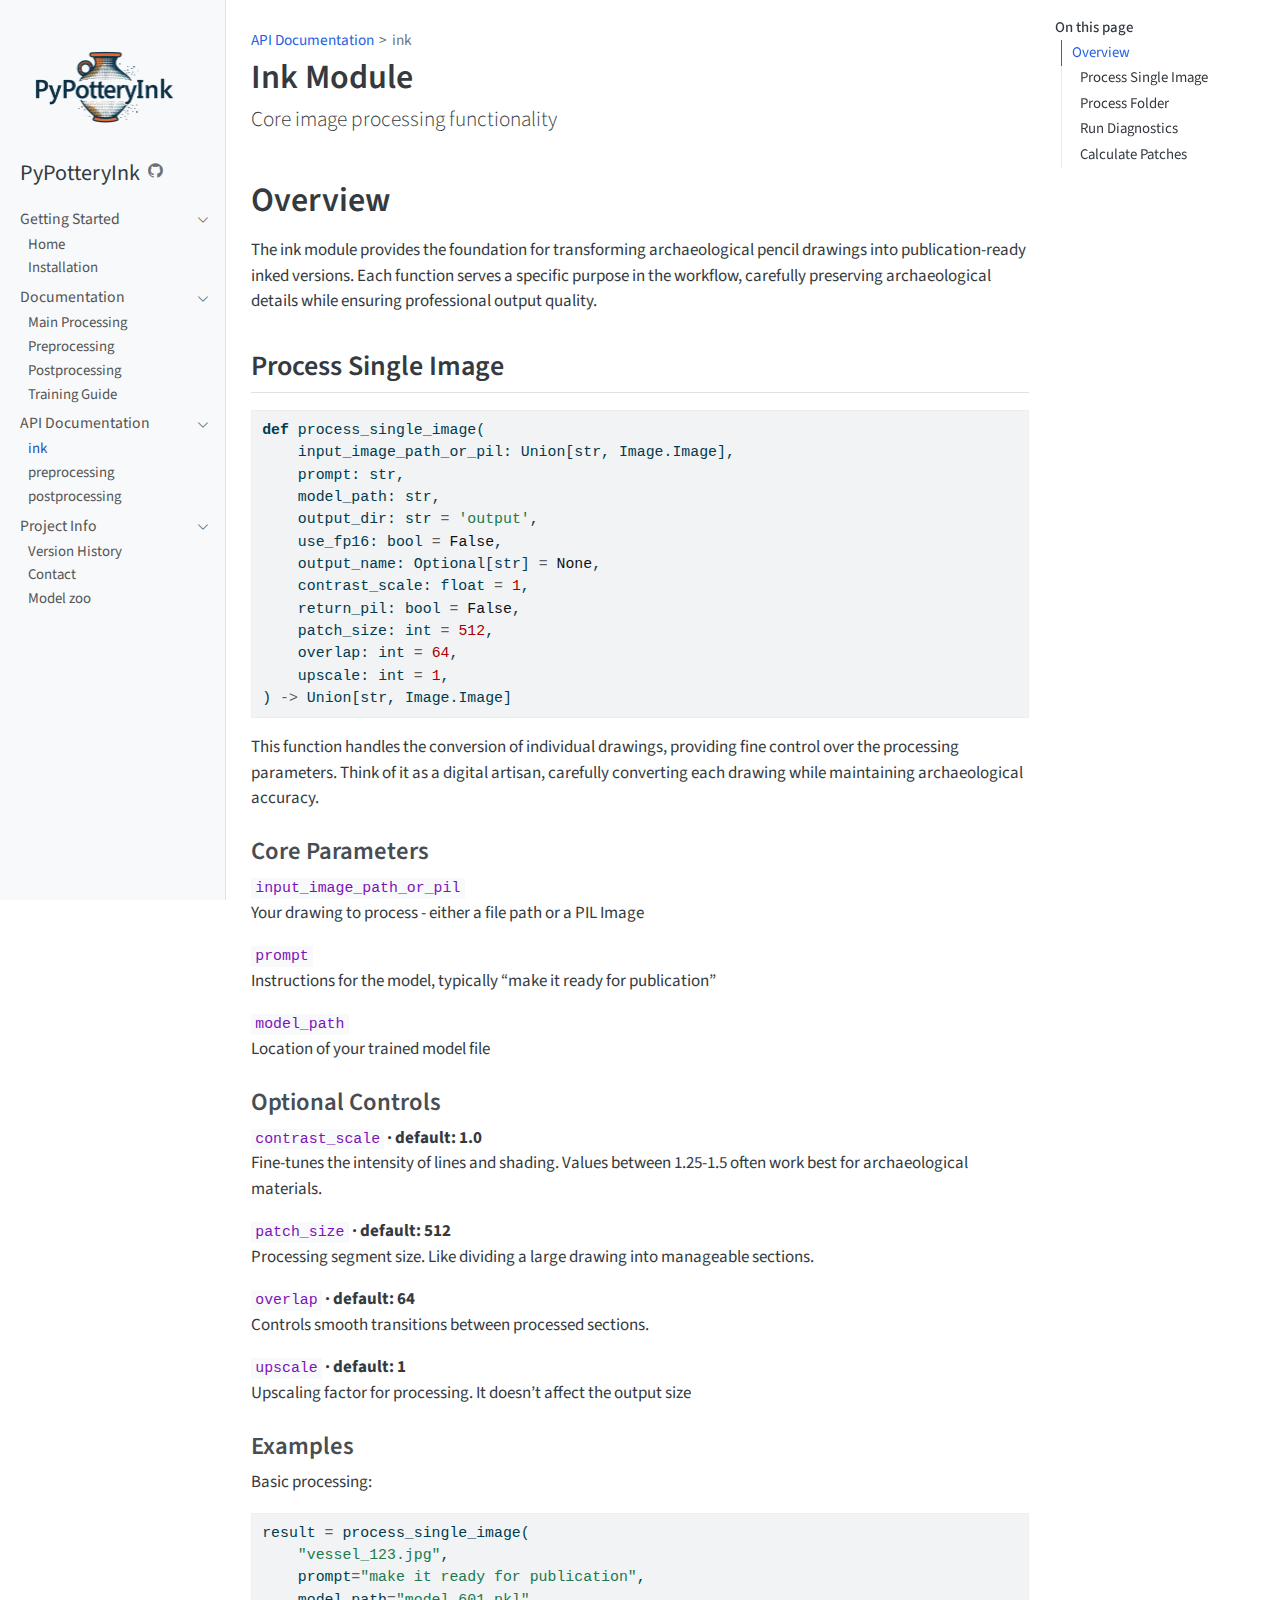
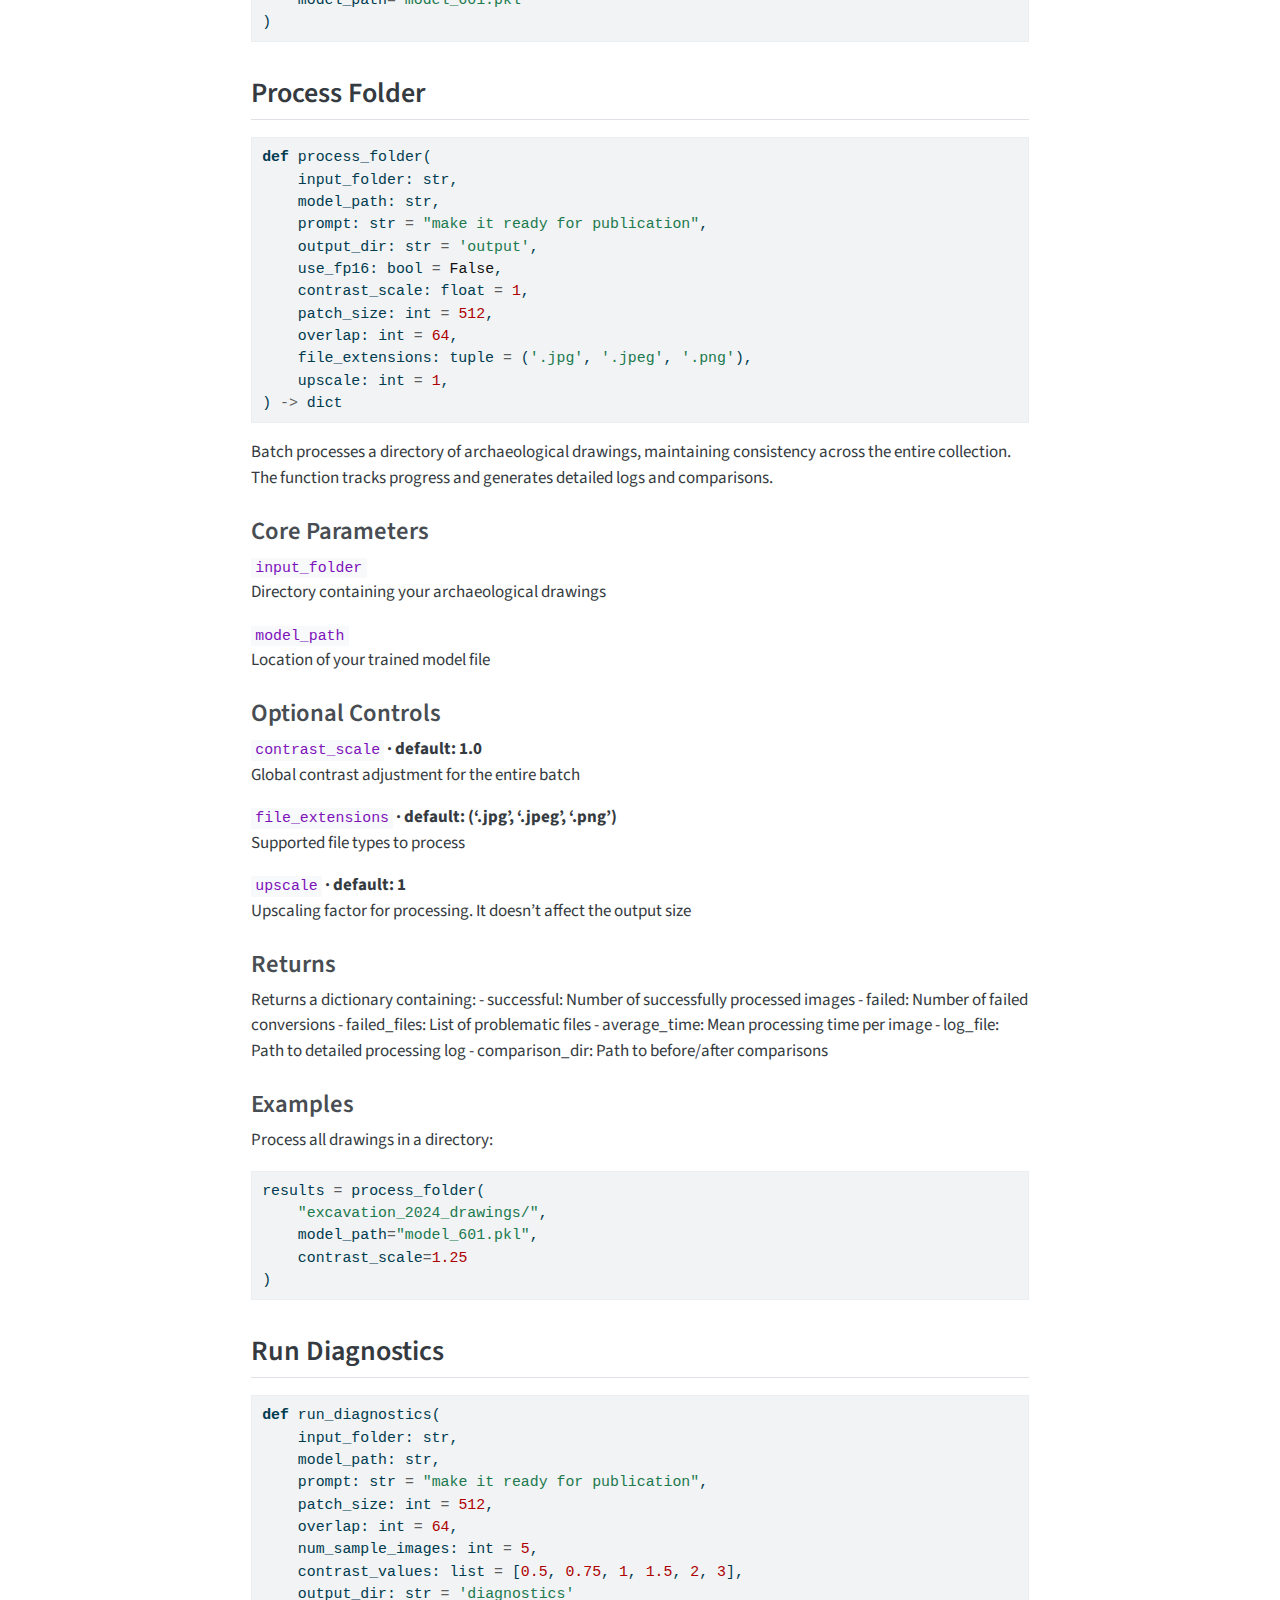
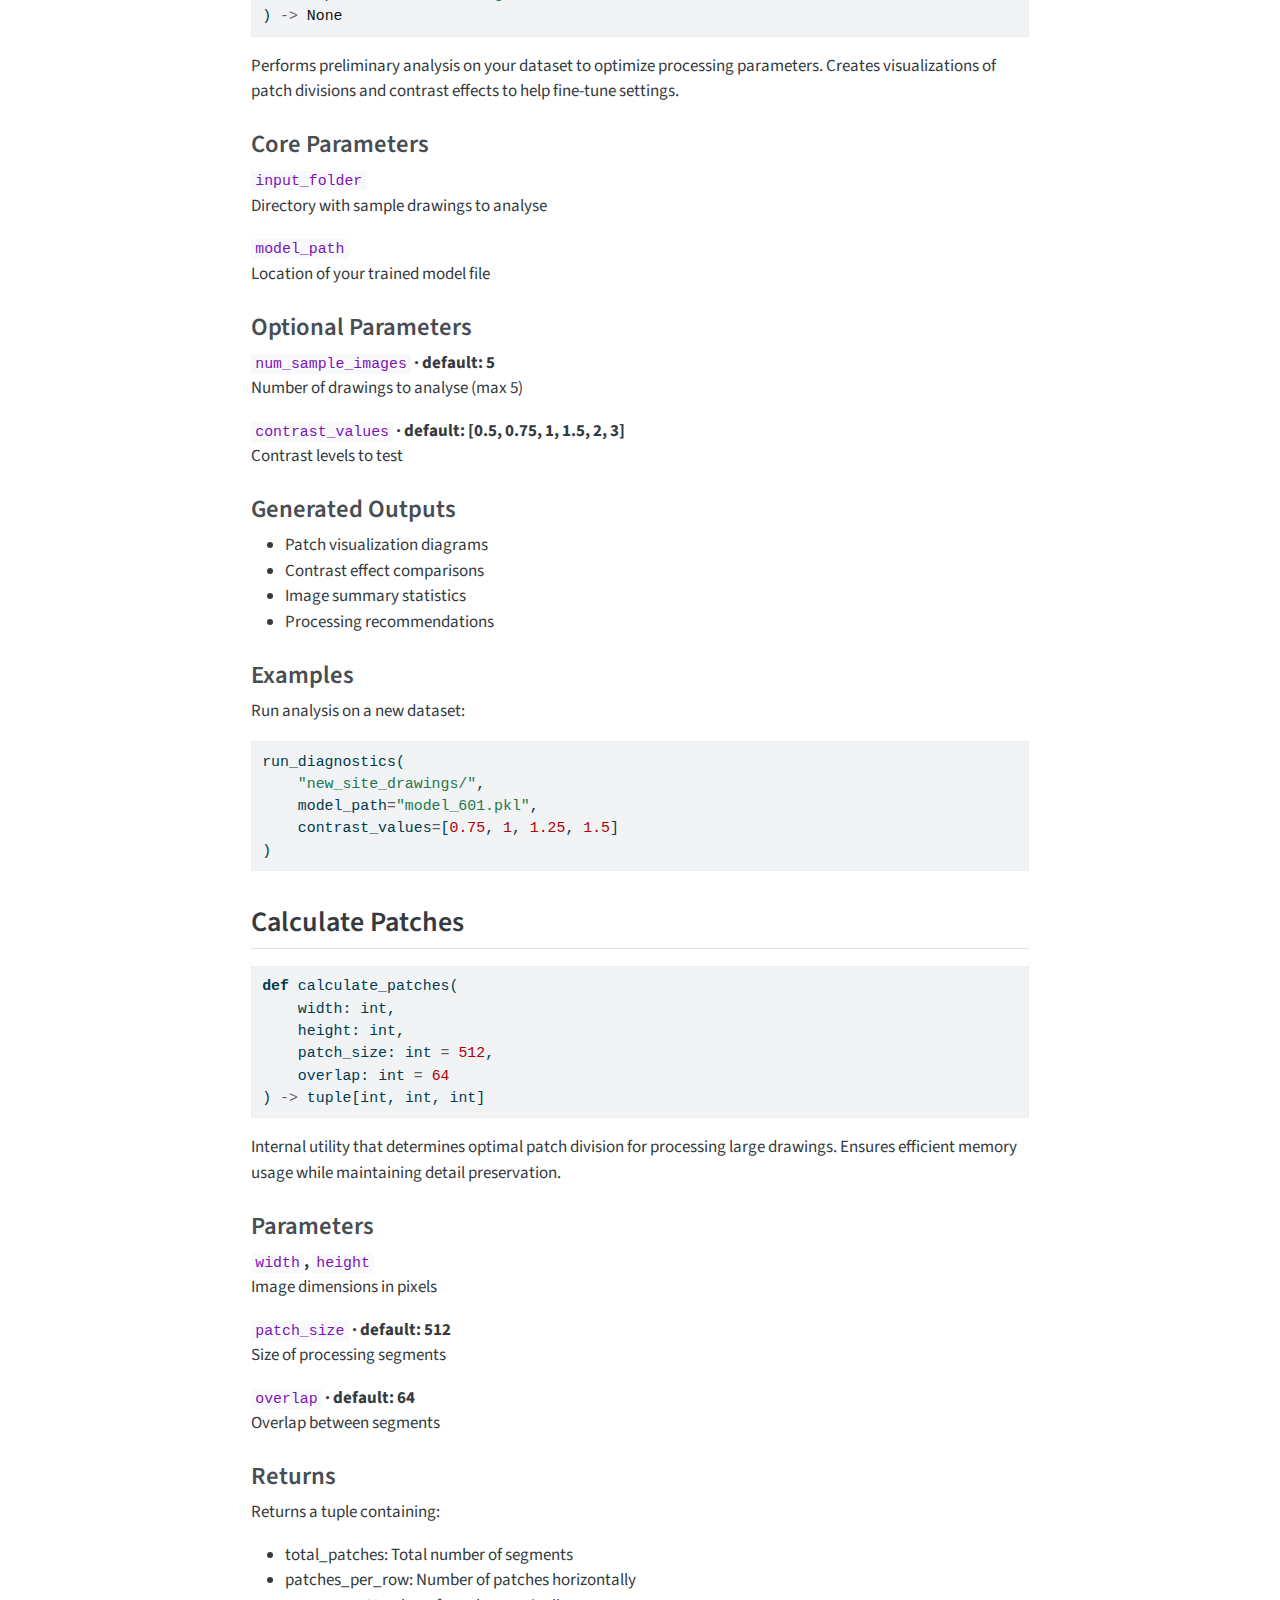
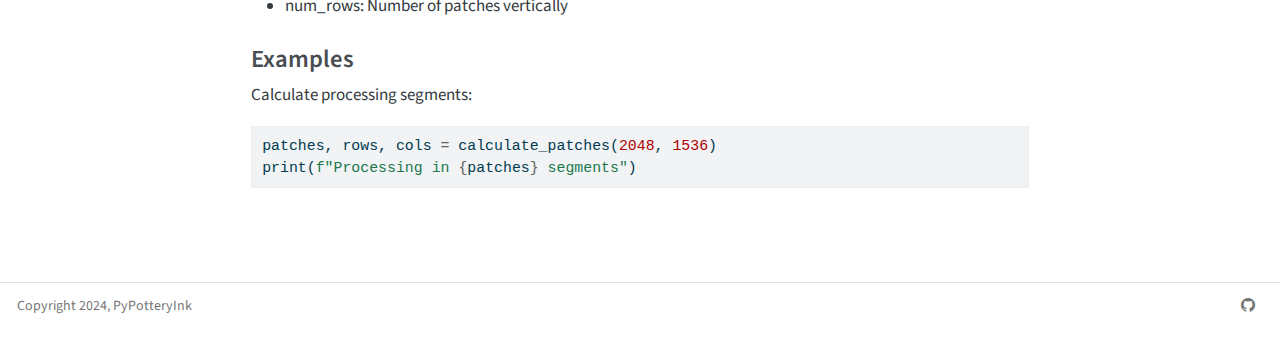
<file: docs/api_ink.html>
<!DOCTYPE html>
<html xmlns="http://www.w3.org/1999/xhtml" lang="en" xml:lang="en"><head>

<meta charset="utf-8">
<meta name="generator" content="quarto-1.6.36">

<meta name="viewport" content="width=device-width, initial-scale=1.0, user-scalable=yes">


<title>Ink Module – PyPotteryInk</title>
<style>
code{white-space: pre-wrap;}
span.smallcaps{font-variant: small-caps;}
div.columns{display: flex; gap: min(4vw, 1.5em);}
div.column{flex: auto; overflow-x: auto;}
div.hanging-indent{margin-left: 1.5em; text-indent: -1.5em;}
ul.task-list{list-style: none;}
ul.task-list li input[type="checkbox"] {
  width: 0.8em;
  margin: 0 0.8em 0.2em -1em; /* quarto-specific, see https://github.com/quarto-dev/quarto-cli/issues/4556 */ 
  vertical-align: middle;
}
/* CSS for syntax highlighting */
pre > code.sourceCode { white-space: pre; position: relative; }
pre > code.sourceCode > span { line-height: 1.25; }
pre > code.sourceCode > span:empty { height: 1.2em; }
.sourceCode { overflow: visible; }
code.sourceCode > span { color: inherit; text-decoration: inherit; }
div.sourceCode { margin: 1em 0; }
pre.sourceCode { margin: 0; }
@media screen {
div.sourceCode { overflow: auto; }
}
@media print {
pre > code.sourceCode { white-space: pre-wrap; }
pre > code.sourceCode > span { display: inline-block; text-indent: -5em; padding-left: 5em; }
}
pre.numberSource code
  { counter-reset: source-line 0; }
pre.numberSource code > span
  { position: relative; left: -4em; counter-increment: source-line; }
pre.numberSource code > span > a:first-child::before
  { content: counter(source-line);
    position: relative; left: -1em; text-align: right; vertical-align: baseline;
    border: none; display: inline-block;
    -webkit-touch-callout: none; -webkit-user-select: none;
    -khtml-user-select: none; -moz-user-select: none;
    -ms-user-select: none; user-select: none;
    padding: 0 4px; width: 4em;
  }
pre.numberSource { margin-left: 3em;  padding-left: 4px; }
div.sourceCode
  {   }
@media screen {
pre > code.sourceCode > span > a:first-child::before { text-decoration: underline; }
}
</style>


<script src="site_libs/quarto-nav/quarto-nav.js"></script>
<script src="site_libs/quarto-nav/headroom.min.js"></script>
<script src="site_libs/clipboard/clipboard.min.js"></script>
<script src="site_libs/quarto-search/autocomplete.umd.js"></script>
<script src="site_libs/quarto-search/fuse.min.js"></script>
<script src="site_libs/quarto-search/quarto-search.js"></script>
<meta name="quarto:offset" content="./">
<script src="site_libs/quarto-html/quarto.js"></script>
<script src="site_libs/quarto-html/popper.min.js"></script>
<script src="site_libs/quarto-html/tippy.umd.min.js"></script>
<script src="site_libs/quarto-html/anchor.min.js"></script>
<link href="site_libs/quarto-html/tippy.css" rel="stylesheet">
<link href="site_libs/quarto-html/quarto-syntax-highlighting-01c78b5cd655e4cd89133cf59d535862.css" rel="stylesheet" id="quarto-text-highlighting-styles">
<script src="site_libs/bootstrap/bootstrap.min.js"></script>
<link href="site_libs/bootstrap/bootstrap-icons.css" rel="stylesheet">
<link href="site_libs/bootstrap/bootstrap-2032ab7b8ae91ea6882f5f8c12934864.min.css" rel="stylesheet" append-hash="true" id="quarto-bootstrap" data-mode="light">
<script id="quarto-search-options" type="application/json">{
  "location": "sidebar",
  "copy-button": false,
  "collapse-after": 3,
  "panel-placement": "start",
  "type": "textbox",
  "limit": 50,
  "keyboard-shortcut": [
    "f",
    "/",
    "s"
  ],
  "show-item-context": false,
  "language": {
    "search-no-results-text": "No results",
    "search-matching-documents-text": "matching documents",
    "search-copy-link-title": "Copy link to search",
    "search-hide-matches-text": "Hide additional matches",
    "search-more-match-text": "more match in this document",
    "search-more-matches-text": "more matches in this document",
    "search-clear-button-title": "Clear",
    "search-text-placeholder": "",
    "search-detached-cancel-button-title": "Cancel",
    "search-submit-button-title": "Submit",
    "search-label": "Search"
  }
}</script>


<link rel="stylesheet" href="styles.css">
</head>

<body class="nav-sidebar docked">

<div id="quarto-search-results"></div>
  <header id="quarto-header" class="headroom fixed-top">
  <nav class="quarto-secondary-nav">
    <div class="container-fluid d-flex">
      <button type="button" class="quarto-btn-toggle btn" data-bs-toggle="collapse" role="button" data-bs-target=".quarto-sidebar-collapse-item" aria-controls="quarto-sidebar" aria-expanded="false" aria-label="Toggle sidebar navigation" onclick="if (window.quartoToggleHeadroom) { window.quartoToggleHeadroom(); }">
        <i class="bi bi-layout-text-sidebar-reverse"></i>
      </button>
        <nav class="quarto-page-breadcrumbs" aria-label="breadcrumb"><ol class="breadcrumb"><li class="breadcrumb-item"><a href="./api_ink.html">API Documentation</a></li><li class="breadcrumb-item"><a href="./api_ink.html">ink</a></li></ol></nav>
        <a class="flex-grow-1" role="navigation" data-bs-toggle="collapse" data-bs-target=".quarto-sidebar-collapse-item" aria-controls="quarto-sidebar" aria-expanded="false" aria-label="Toggle sidebar navigation" onclick="if (window.quartoToggleHeadroom) { window.quartoToggleHeadroom(); }">      
        </a>
    </div>
  </nav>
</header>
<!-- content -->
<div id="quarto-content" class="quarto-container page-columns page-rows-contents page-layout-article">
<!-- sidebar -->
  <nav id="quarto-sidebar" class="sidebar collapse collapse-horizontal quarto-sidebar-collapse-item sidebar-navigation docked overflow-auto">
    <div class="pt-lg-2 mt-2 text-left sidebar-header sidebar-header-stacked">
      <a href="./index.html" class="sidebar-logo-link">
      <img src="././images_docs/logo_pypotteryink.png" alt="" class="sidebar-logo py-0 d-lg-inline d-none">
      </a>
    <div class="sidebar-title mb-0 py-0">
      <a href="./">PyPotteryInk</a> 
        <div class="sidebar-tools-main">
    <a href="https://github.com/lrncrd/PyPotteryInk" title="GitHub" class="quarto-navigation-tool px-1" aria-label="GitHub"><i class="bi bi-github"></i></a>
</div>
    </div>
      </div>
    <div class="sidebar-menu-container"> 
    <ul class="list-unstyled mt-1">
        <li class="sidebar-item sidebar-item-section">
      <div class="sidebar-item-container"> 
            <a class="sidebar-item-text sidebar-link text-start" data-bs-toggle="collapse" data-bs-target="#quarto-sidebar-section-1" role="navigation" aria-expanded="true">
 <span class="menu-text">Getting Started</span></a>
          <a class="sidebar-item-toggle text-start" data-bs-toggle="collapse" data-bs-target="#quarto-sidebar-section-1" role="navigation" aria-expanded="true" aria-label="Toggle section">
            <i class="bi bi-chevron-right ms-2"></i>
          </a> 
      </div>
      <ul id="quarto-sidebar-section-1" class="collapse list-unstyled sidebar-section depth1 show">  
          <li class="sidebar-item">
  <div class="sidebar-item-container"> 
  <a href="./index.html" class="sidebar-item-text sidebar-link">
 <span class="menu-text">Home</span></a>
  </div>
</li>
          <li class="sidebar-item">
  <div class="sidebar-item-container"> 
  <a href="./installation.html" class="sidebar-item-text sidebar-link">
 <span class="menu-text">Installation</span></a>
  </div>
</li>
      </ul>
  </li>
        <li class="sidebar-item sidebar-item-section">
      <div class="sidebar-item-container"> 
            <a class="sidebar-item-text sidebar-link text-start" data-bs-toggle="collapse" data-bs-target="#quarto-sidebar-section-2" role="navigation" aria-expanded="true">
 <span class="menu-text">Documentation</span></a>
          <a class="sidebar-item-toggle text-start" data-bs-toggle="collapse" data-bs-target="#quarto-sidebar-section-2" role="navigation" aria-expanded="true" aria-label="Toggle section">
            <i class="bi bi-chevron-right ms-2"></i>
          </a> 
      </div>
      <ul id="quarto-sidebar-section-2" class="collapse list-unstyled sidebar-section depth1 show">  
          <li class="sidebar-item">
  <div class="sidebar-item-container"> 
  <a href="./docs_main.html" class="sidebar-item-text sidebar-link">
 <span class="menu-text">Main Processing</span></a>
  </div>
</li>
          <li class="sidebar-item">
  <div class="sidebar-item-container"> 
  <a href="./docs_preprocessing.html" class="sidebar-item-text sidebar-link">
 <span class="menu-text">Preprocessing</span></a>
  </div>
</li>
          <li class="sidebar-item">
  <div class="sidebar-item-container"> 
  <a href="./docs_postprocessing.html" class="sidebar-item-text sidebar-link">
 <span class="menu-text">Postprocessing</span></a>
  </div>
</li>
          <li class="sidebar-item">
  <div class="sidebar-item-container"> 
  <a href="./training.html" class="sidebar-item-text sidebar-link">
 <span class="menu-text">Training Guide</span></a>
  </div>
</li>
      </ul>
  </li>
        <li class="sidebar-item sidebar-item-section">
      <div class="sidebar-item-container"> 
            <a class="sidebar-item-text sidebar-link text-start" data-bs-toggle="collapse" data-bs-target="#quarto-sidebar-section-3" role="navigation" aria-expanded="true">
 <span class="menu-text">API Documentation</span></a>
          <a class="sidebar-item-toggle text-start" data-bs-toggle="collapse" data-bs-target="#quarto-sidebar-section-3" role="navigation" aria-expanded="true" aria-label="Toggle section">
            <i class="bi bi-chevron-right ms-2"></i>
          </a> 
      </div>
      <ul id="quarto-sidebar-section-3" class="collapse list-unstyled sidebar-section depth1 show">  
          <li class="sidebar-item">
  <div class="sidebar-item-container"> 
  <a href="./api_ink.html" class="sidebar-item-text sidebar-link active">
 <span class="menu-text">ink</span></a>
  </div>
</li>
          <li class="sidebar-item">
  <div class="sidebar-item-container"> 
  <a href="./api_preprocessing.html" class="sidebar-item-text sidebar-link">
 <span class="menu-text">preprocessing</span></a>
  </div>
</li>
          <li class="sidebar-item">
  <div class="sidebar-item-container"> 
  <a href="./api_postprocessing.html" class="sidebar-item-text sidebar-link">
 <span class="menu-text">postprocessing</span></a>
  </div>
</li>
      </ul>
  </li>
        <li class="sidebar-item sidebar-item-section">
      <div class="sidebar-item-container"> 
            <a class="sidebar-item-text sidebar-link text-start" data-bs-toggle="collapse" data-bs-target="#quarto-sidebar-section-4" role="navigation" aria-expanded="true">
 <span class="menu-text">Project Info</span></a>
          <a class="sidebar-item-toggle text-start" data-bs-toggle="collapse" data-bs-target="#quarto-sidebar-section-4" role="navigation" aria-expanded="true" aria-label="Toggle section">
            <i class="bi bi-chevron-right ms-2"></i>
          </a> 
      </div>
      <ul id="quarto-sidebar-section-4" class="collapse list-unstyled sidebar-section depth1 show">  
          <li class="sidebar-item">
  <div class="sidebar-item-container"> 
  <a href="./version_history.html" class="sidebar-item-text sidebar-link">
 <span class="menu-text">Version History</span></a>
  </div>
</li>
          <li class="sidebar-item">
  <div class="sidebar-item-container"> 
  <a href="./contact.html" class="sidebar-item-text sidebar-link">
 <span class="menu-text">Contact</span></a>
  </div>
</li>
          <li class="sidebar-item">
  <div class="sidebar-item-container"> 
  <a href="./models_zoo.html" class="sidebar-item-text sidebar-link">
 <span class="menu-text">Model zoo</span></a>
  </div>
</li>
      </ul>
  </li>
    </ul>
    </div>
</nav>
<div id="quarto-sidebar-glass" class="quarto-sidebar-collapse-item" data-bs-toggle="collapse" data-bs-target=".quarto-sidebar-collapse-item"></div>
<!-- margin-sidebar -->
    <div id="quarto-margin-sidebar" class="sidebar margin-sidebar">
        <nav id="TOC" role="doc-toc" class="toc-active">
    <h2 id="toc-title">On this page</h2>
   
  <ul>
  <li><a href="#overview" id="toc-overview" class="nav-link active" data-scroll-target="#overview">Overview</a>
  <ul class="collapse">
  <li><a href="#process-single-image" id="toc-process-single-image" class="nav-link" data-scroll-target="#process-single-image">Process Single Image</a>
  <ul class="collapse">
  <li><a href="#core-parameters" id="toc-core-parameters" class="nav-link" data-scroll-target="#core-parameters">Core Parameters</a></li>
  <li><a href="#optional-controls" id="toc-optional-controls" class="nav-link" data-scroll-target="#optional-controls">Optional Controls</a></li>
  <li><a href="#examples" id="toc-examples" class="nav-link" data-scroll-target="#examples">Examples</a></li>
  </ul></li>
  <li><a href="#process-folder" id="toc-process-folder" class="nav-link" data-scroll-target="#process-folder">Process Folder</a>
  <ul class="collapse">
  <li><a href="#core-parameters-1" id="toc-core-parameters-1" class="nav-link" data-scroll-target="#core-parameters-1">Core Parameters</a></li>
  <li><a href="#optional-controls-1" id="toc-optional-controls-1" class="nav-link" data-scroll-target="#optional-controls-1">Optional Controls</a></li>
  <li><a href="#returns" id="toc-returns" class="nav-link" data-scroll-target="#returns">Returns</a></li>
  <li><a href="#examples-1" id="toc-examples-1" class="nav-link" data-scroll-target="#examples-1">Examples</a></li>
  </ul></li>
  <li><a href="#run-diagnostics" id="toc-run-diagnostics" class="nav-link" data-scroll-target="#run-diagnostics">Run Diagnostics</a>
  <ul class="collapse">
  <li><a href="#core-parameters-2" id="toc-core-parameters-2" class="nav-link" data-scroll-target="#core-parameters-2">Core Parameters</a></li>
  <li><a href="#optional-parameters" id="toc-optional-parameters" class="nav-link" data-scroll-target="#optional-parameters">Optional Parameters</a></li>
  <li><a href="#generated-outputs" id="toc-generated-outputs" class="nav-link" data-scroll-target="#generated-outputs">Generated Outputs</a></li>
  <li><a href="#examples-2" id="toc-examples-2" class="nav-link" data-scroll-target="#examples-2">Examples</a></li>
  </ul></li>
  <li><a href="#calculate-patches" id="toc-calculate-patches" class="nav-link" data-scroll-target="#calculate-patches">Calculate Patches</a>
  <ul class="collapse">
  <li><a href="#parameters" id="toc-parameters" class="nav-link" data-scroll-target="#parameters">Parameters</a></li>
  <li><a href="#returns-1" id="toc-returns-1" class="nav-link" data-scroll-target="#returns-1">Returns</a></li>
  <li><a href="#examples-3" id="toc-examples-3" class="nav-link" data-scroll-target="#examples-3">Examples</a></li>
  </ul></li>
  </ul></li>
  </ul>
</nav>
    </div>
<!-- main -->
<main class="content" id="quarto-document-content">

<header id="title-block-header" class="quarto-title-block default"><nav class="quarto-page-breadcrumbs quarto-title-breadcrumbs d-none d-lg-block" aria-label="breadcrumb"><ol class="breadcrumb"><li class="breadcrumb-item"><a href="./api_ink.html">API Documentation</a></li><li class="breadcrumb-item"><a href="./api_ink.html">ink</a></li></ol></nav>
<div class="quarto-title">
<h1 class="title">Ink Module</h1>
<p class="subtitle lead">Core image processing functionality</p>
</div>



<div class="quarto-title-meta">

    
  
    
  </div>
  


</header>


<section id="overview" class="level1">
<h1>Overview</h1>
<p>The ink module provides the foundation for transforming archaeological pencil drawings into publication-ready inked versions. Each function serves a specific purpose in the workflow, carefully preserving archaeological details while ensuring professional output quality.</p>
<section id="process-single-image" class="level2 function-title">
<h2 class="function-title anchored" data-anchor-id="process-single-image">Process Single Image</h2>
<div class="sourceCode" id="cb1"><pre class="sourceCode python code-with-copy"><code class="sourceCode python"><span id="cb1-1"><a href="#cb1-1" aria-hidden="true" tabindex="-1"></a><span class="kw">def</span> process_single_image(</span>
<span id="cb1-2"><a href="#cb1-2" aria-hidden="true" tabindex="-1"></a>    input_image_path_or_pil: Union[<span class="bu">str</span>, Image.Image],</span>
<span id="cb1-3"><a href="#cb1-3" aria-hidden="true" tabindex="-1"></a>    prompt: <span class="bu">str</span>,</span>
<span id="cb1-4"><a href="#cb1-4" aria-hidden="true" tabindex="-1"></a>    model_path: <span class="bu">str</span>,</span>
<span id="cb1-5"><a href="#cb1-5" aria-hidden="true" tabindex="-1"></a>    output_dir: <span class="bu">str</span> <span class="op">=</span> <span class="st">'output'</span>,</span>
<span id="cb1-6"><a href="#cb1-6" aria-hidden="true" tabindex="-1"></a>    use_fp16: <span class="bu">bool</span> <span class="op">=</span> <span class="va">False</span>,</span>
<span id="cb1-7"><a href="#cb1-7" aria-hidden="true" tabindex="-1"></a>    output_name: Optional[<span class="bu">str</span>] <span class="op">=</span> <span class="va">None</span>,</span>
<span id="cb1-8"><a href="#cb1-8" aria-hidden="true" tabindex="-1"></a>    contrast_scale: <span class="bu">float</span> <span class="op">=</span> <span class="dv">1</span>,</span>
<span id="cb1-9"><a href="#cb1-9" aria-hidden="true" tabindex="-1"></a>    return_pil: <span class="bu">bool</span> <span class="op">=</span> <span class="va">False</span>,</span>
<span id="cb1-10"><a href="#cb1-10" aria-hidden="true" tabindex="-1"></a>    patch_size: <span class="bu">int</span> <span class="op">=</span> <span class="dv">512</span>,</span>
<span id="cb1-11"><a href="#cb1-11" aria-hidden="true" tabindex="-1"></a>    overlap: <span class="bu">int</span> <span class="op">=</span> <span class="dv">64</span>,</span>
<span id="cb1-12"><a href="#cb1-12" aria-hidden="true" tabindex="-1"></a>    upscale: <span class="bu">int</span> <span class="op">=</span> <span class="dv">1</span>,</span>
<span id="cb1-13"><a href="#cb1-13" aria-hidden="true" tabindex="-1"></a>) <span class="op">-&gt;</span> Union[<span class="bu">str</span>, Image.Image]</span></code><button title="Copy to Clipboard" class="code-copy-button"><i class="bi"></i></button></pre></div>
<p>This function handles the conversion of individual drawings, providing fine control over the processing parameters. Think of it as a digital artisan, carefully converting each drawing while maintaining archaeological accuracy.</p>
<section id="core-parameters" class="level3">
<h3 class="anchored" data-anchor-id="core-parameters">Core Parameters</h3>
<dl>
<dt><code>input_image_path_or_pil</code></dt>
<dd>
<p>Your drawing to process - either a file path or a PIL Image</p>
</dd>
<dt><code>prompt</code></dt>
<dd>
<p>Instructions for the model, typically “make it ready for publication”</p>
</dd>
<dt><code>model_path</code></dt>
<dd>
<p>Location of your trained model file</p>
</dd>
</dl>
</section>
<section id="optional-controls" class="level3">
<h3 class="anchored" data-anchor-id="optional-controls">Optional Controls</h3>
<dl>
<dt><code>contrast_scale</code> · default: 1.0</dt>
<dd>
<p>Fine-tunes the intensity of lines and shading. Values between 1.25-1.5 often work best for archaeological materials.</p>
</dd>
<dt><code>patch_size</code> · default: 512</dt>
<dd>
<p>Processing segment size. Like dividing a large drawing into manageable sections.</p>
</dd>
<dt><code>overlap</code> · default: 64</dt>
<dd>
<p>Controls smooth transitions between processed sections.</p>
</dd>
<dt><code>upscale</code> · default: 1</dt>
<dd>
<p>Upscaling factor for processing. It doesn’t affect the output size</p>
</dd>
</dl>
</section>
<section id="examples" class="level3">
<h3 class="anchored" data-anchor-id="examples">Examples</h3>
<p>Basic processing:</p>
<div class="sourceCode" id="cb2"><pre class="sourceCode python code-with-copy"><code class="sourceCode python"><span id="cb2-1"><a href="#cb2-1" aria-hidden="true" tabindex="-1"></a>result <span class="op">=</span> process_single_image(</span>
<span id="cb2-2"><a href="#cb2-2" aria-hidden="true" tabindex="-1"></a>    <span class="st">"vessel_123.jpg"</span>,</span>
<span id="cb2-3"><a href="#cb2-3" aria-hidden="true" tabindex="-1"></a>    prompt<span class="op">=</span><span class="st">"make it ready for publication"</span>,</span>
<span id="cb2-4"><a href="#cb2-4" aria-hidden="true" tabindex="-1"></a>    model_path<span class="op">=</span><span class="st">"model_601.pkl"</span></span>
<span id="cb2-5"><a href="#cb2-5" aria-hidden="true" tabindex="-1"></a>)</span></code><button title="Copy to Clipboard" class="code-copy-button"><i class="bi"></i></button></pre></div>
</section>
</section>
<section id="process-folder" class="level2 function-title">
<h2 class="function-title anchored" data-anchor-id="process-folder">Process Folder</h2>
<div class="sourceCode" id="cb3"><pre class="sourceCode python code-with-copy"><code class="sourceCode python"><span id="cb3-1"><a href="#cb3-1" aria-hidden="true" tabindex="-1"></a><span class="kw">def</span> process_folder(</span>
<span id="cb3-2"><a href="#cb3-2" aria-hidden="true" tabindex="-1"></a>    input_folder: <span class="bu">str</span>,</span>
<span id="cb3-3"><a href="#cb3-3" aria-hidden="true" tabindex="-1"></a>    model_path: <span class="bu">str</span>,</span>
<span id="cb3-4"><a href="#cb3-4" aria-hidden="true" tabindex="-1"></a>    prompt: <span class="bu">str</span> <span class="op">=</span> <span class="st">"make it ready for publication"</span>,</span>
<span id="cb3-5"><a href="#cb3-5" aria-hidden="true" tabindex="-1"></a>    output_dir: <span class="bu">str</span> <span class="op">=</span> <span class="st">'output'</span>,</span>
<span id="cb3-6"><a href="#cb3-6" aria-hidden="true" tabindex="-1"></a>    use_fp16: <span class="bu">bool</span> <span class="op">=</span> <span class="va">False</span>,</span>
<span id="cb3-7"><a href="#cb3-7" aria-hidden="true" tabindex="-1"></a>    contrast_scale: <span class="bu">float</span> <span class="op">=</span> <span class="dv">1</span>,</span>
<span id="cb3-8"><a href="#cb3-8" aria-hidden="true" tabindex="-1"></a>    patch_size: <span class="bu">int</span> <span class="op">=</span> <span class="dv">512</span>,</span>
<span id="cb3-9"><a href="#cb3-9" aria-hidden="true" tabindex="-1"></a>    overlap: <span class="bu">int</span> <span class="op">=</span> <span class="dv">64</span>,</span>
<span id="cb3-10"><a href="#cb3-10" aria-hidden="true" tabindex="-1"></a>    file_extensions: <span class="bu">tuple</span> <span class="op">=</span> (<span class="st">'.jpg'</span>, <span class="st">'.jpeg'</span>, <span class="st">'.png'</span>),</span>
<span id="cb3-11"><a href="#cb3-11" aria-hidden="true" tabindex="-1"></a>    upscale: <span class="bu">int</span> <span class="op">=</span> <span class="dv">1</span>,</span>
<span id="cb3-12"><a href="#cb3-12" aria-hidden="true" tabindex="-1"></a>) <span class="op">-&gt;</span> <span class="bu">dict</span></span></code><button title="Copy to Clipboard" class="code-copy-button"><i class="bi"></i></button></pre></div>
<p>Batch processes a directory of archaeological drawings, maintaining consistency across the entire collection. The function tracks progress and generates detailed logs and comparisons.</p>
<section id="core-parameters-1" class="level3">
<h3 class="anchored" data-anchor-id="core-parameters-1">Core Parameters</h3>
<dl>
<dt><code>input_folder</code></dt>
<dd>
<p>Directory containing your archaeological drawings</p>
</dd>
<dt><code>model_path</code></dt>
<dd>
<p>Location of your trained model file</p>
</dd>
</dl>
</section>
<section id="optional-controls-1" class="level3">
<h3 class="anchored" data-anchor-id="optional-controls-1">Optional Controls</h3>
<dl>
<dt><code>contrast_scale</code> · default: 1.0</dt>
<dd>
<p>Global contrast adjustment for the entire batch</p>
</dd>
<dt><code>file_extensions</code> · default: (‘.jpg’, ‘.jpeg’, ‘.png’)</dt>
<dd>
<p>Supported file types to process</p>
</dd>
<dt><code>upscale</code> · default: 1</dt>
<dd>
<p>Upscaling factor for processing. It doesn’t affect the output size</p>
</dd>
</dl>
</section>
<section id="returns" class="level3">
<h3 class="anchored" data-anchor-id="returns">Returns</h3>
<p>Returns a dictionary containing: - successful: Number of successfully processed images - failed: Number of failed conversions - failed_files: List of problematic files - average_time: Mean processing time per image - log_file: Path to detailed processing log - comparison_dir: Path to before/after comparisons</p>
</section>
<section id="examples-1" class="level3">
<h3 class="anchored" data-anchor-id="examples-1">Examples</h3>
<p>Process all drawings in a directory:</p>
<div class="sourceCode" id="cb4"><pre class="sourceCode python code-with-copy"><code class="sourceCode python"><span id="cb4-1"><a href="#cb4-1" aria-hidden="true" tabindex="-1"></a>results <span class="op">=</span> process_folder(</span>
<span id="cb4-2"><a href="#cb4-2" aria-hidden="true" tabindex="-1"></a>    <span class="st">"excavation_2024_drawings/"</span>,</span>
<span id="cb4-3"><a href="#cb4-3" aria-hidden="true" tabindex="-1"></a>    model_path<span class="op">=</span><span class="st">"model_601.pkl"</span>,</span>
<span id="cb4-4"><a href="#cb4-4" aria-hidden="true" tabindex="-1"></a>    contrast_scale<span class="op">=</span><span class="fl">1.25</span></span>
<span id="cb4-5"><a href="#cb4-5" aria-hidden="true" tabindex="-1"></a>)</span></code><button title="Copy to Clipboard" class="code-copy-button"><i class="bi"></i></button></pre></div>
</section>
</section>
<section id="run-diagnostics" class="level2 function-title">
<h2 class="function-title anchored" data-anchor-id="run-diagnostics">Run Diagnostics</h2>
<div class="sourceCode" id="cb5"><pre class="sourceCode python code-with-copy"><code class="sourceCode python"><span id="cb5-1"><a href="#cb5-1" aria-hidden="true" tabindex="-1"></a><span class="kw">def</span> run_diagnostics(</span>
<span id="cb5-2"><a href="#cb5-2" aria-hidden="true" tabindex="-1"></a>    input_folder: <span class="bu">str</span>,</span>
<span id="cb5-3"><a href="#cb5-3" aria-hidden="true" tabindex="-1"></a>    model_path: <span class="bu">str</span>,</span>
<span id="cb5-4"><a href="#cb5-4" aria-hidden="true" tabindex="-1"></a>    prompt: <span class="bu">str</span> <span class="op">=</span> <span class="st">"make it ready for publication"</span>,</span>
<span id="cb5-5"><a href="#cb5-5" aria-hidden="true" tabindex="-1"></a>    patch_size: <span class="bu">int</span> <span class="op">=</span> <span class="dv">512</span>,</span>
<span id="cb5-6"><a href="#cb5-6" aria-hidden="true" tabindex="-1"></a>    overlap: <span class="bu">int</span> <span class="op">=</span> <span class="dv">64</span>,</span>
<span id="cb5-7"><a href="#cb5-7" aria-hidden="true" tabindex="-1"></a>    num_sample_images: <span class="bu">int</span> <span class="op">=</span> <span class="dv">5</span>,</span>
<span id="cb5-8"><a href="#cb5-8" aria-hidden="true" tabindex="-1"></a>    contrast_values: <span class="bu">list</span> <span class="op">=</span> [<span class="fl">0.5</span>, <span class="fl">0.75</span>, <span class="dv">1</span>, <span class="fl">1.5</span>, <span class="dv">2</span>, <span class="dv">3</span>],</span>
<span id="cb5-9"><a href="#cb5-9" aria-hidden="true" tabindex="-1"></a>    output_dir: <span class="bu">str</span> <span class="op">=</span> <span class="st">'diagnostics'</span></span>
<span id="cb5-10"><a href="#cb5-10" aria-hidden="true" tabindex="-1"></a>) <span class="op">-&gt;</span> <span class="va">None</span></span></code><button title="Copy to Clipboard" class="code-copy-button"><i class="bi"></i></button></pre></div>
<p>Performs preliminary analysis on your dataset to optimize processing parameters. Creates visualizations of patch divisions and contrast effects to help fine-tune settings.</p>
<section id="core-parameters-2" class="level3">
<h3 class="anchored" data-anchor-id="core-parameters-2">Core Parameters</h3>
<dl>
<dt><code>input_folder</code></dt>
<dd>
<p>Directory with sample drawings to analyse</p>
</dd>
<dt><code>model_path</code></dt>
<dd>
<p>Location of your trained model file</p>
</dd>
</dl>
</section>
<section id="optional-parameters" class="level3">
<h3 class="anchored" data-anchor-id="optional-parameters">Optional Parameters</h3>
<dl>
<dt><code>num_sample_images</code> · default: 5</dt>
<dd>
<p>Number of drawings to analyse (max 5)</p>
</dd>
<dt><code>contrast_values</code> · default: [0.5, 0.75, 1, 1.5, 2, 3]</dt>
<dd>
<p>Contrast levels to test</p>
</dd>
</dl>
</section>
<section id="generated-outputs" class="level3">
<h3 class="anchored" data-anchor-id="generated-outputs">Generated Outputs</h3>
<ul>
<li>Patch visualization diagrams</li>
<li>Contrast effect comparisons</li>
<li>Image summary statistics</li>
<li>Processing recommendations</li>
</ul>
</section>
<section id="examples-2" class="level3">
<h3 class="anchored" data-anchor-id="examples-2">Examples</h3>
<p>Run analysis on a new dataset:</p>
<div class="sourceCode" id="cb6"><pre class="sourceCode python code-with-copy"><code class="sourceCode python"><span id="cb6-1"><a href="#cb6-1" aria-hidden="true" tabindex="-1"></a>run_diagnostics(</span>
<span id="cb6-2"><a href="#cb6-2" aria-hidden="true" tabindex="-1"></a>    <span class="st">"new_site_drawings/"</span>,</span>
<span id="cb6-3"><a href="#cb6-3" aria-hidden="true" tabindex="-1"></a>    model_path<span class="op">=</span><span class="st">"model_601.pkl"</span>,</span>
<span id="cb6-4"><a href="#cb6-4" aria-hidden="true" tabindex="-1"></a>    contrast_values<span class="op">=</span>[<span class="fl">0.75</span>, <span class="dv">1</span>, <span class="fl">1.25</span>, <span class="fl">1.5</span>]</span>
<span id="cb6-5"><a href="#cb6-5" aria-hidden="true" tabindex="-1"></a>)</span></code><button title="Copy to Clipboard" class="code-copy-button"><i class="bi"></i></button></pre></div>
</section>
</section>
<section id="calculate-patches" class="level2 function-title">
<h2 class="function-title anchored" data-anchor-id="calculate-patches">Calculate Patches</h2>
<div class="sourceCode" id="cb7"><pre class="sourceCode python code-with-copy"><code class="sourceCode python"><span id="cb7-1"><a href="#cb7-1" aria-hidden="true" tabindex="-1"></a><span class="kw">def</span> calculate_patches(</span>
<span id="cb7-2"><a href="#cb7-2" aria-hidden="true" tabindex="-1"></a>    width: <span class="bu">int</span>,</span>
<span id="cb7-3"><a href="#cb7-3" aria-hidden="true" tabindex="-1"></a>    height: <span class="bu">int</span>,</span>
<span id="cb7-4"><a href="#cb7-4" aria-hidden="true" tabindex="-1"></a>    patch_size: <span class="bu">int</span> <span class="op">=</span> <span class="dv">512</span>,</span>
<span id="cb7-5"><a href="#cb7-5" aria-hidden="true" tabindex="-1"></a>    overlap: <span class="bu">int</span> <span class="op">=</span> <span class="dv">64</span></span>
<span id="cb7-6"><a href="#cb7-6" aria-hidden="true" tabindex="-1"></a>) <span class="op">-&gt;</span> <span class="bu">tuple</span>[<span class="bu">int</span>, <span class="bu">int</span>, <span class="bu">int</span>]</span></code><button title="Copy to Clipboard" class="code-copy-button"><i class="bi"></i></button></pre></div>
<p>Internal utility that determines optimal patch division for processing large drawings. Ensures efficient memory usage while maintaining detail preservation.</p>
<section id="parameters" class="level3">
<h3 class="anchored" data-anchor-id="parameters">Parameters</h3>
<dl>
<dt><code>width</code>, <code>height</code></dt>
<dd>
<p>Image dimensions in pixels</p>
</dd>
<dt><code>patch_size</code> · default: 512</dt>
<dd>
<p>Size of processing segments</p>
</dd>
<dt><code>overlap</code> · default: 64</dt>
<dd>
<p>Overlap between segments</p>
</dd>
</dl>
</section>
<section id="returns-1" class="level3">
<h3 class="anchored" data-anchor-id="returns-1">Returns</h3>
<p>Returns a tuple containing:</p>
<ul>
<li>total_patches: Total number of segments</li>
<li>patches_per_row: Number of patches horizontally</li>
<li>num_rows: Number of patches vertically</li>
</ul>
</section>
<section id="examples-3" class="level3">
<h3 class="anchored" data-anchor-id="examples-3">Examples</h3>
<p>Calculate processing segments:</p>
<div class="sourceCode" id="cb8"><pre class="sourceCode python code-with-copy"><code class="sourceCode python"><span id="cb8-1"><a href="#cb8-1" aria-hidden="true" tabindex="-1"></a>patches, rows, cols <span class="op">=</span> calculate_patches(<span class="dv">2048</span>, <span class="dv">1536</span>)</span>
<span id="cb8-2"><a href="#cb8-2" aria-hidden="true" tabindex="-1"></a><span class="bu">print</span>(<span class="ss">f"Processing in </span><span class="sc">{</span>patches<span class="sc">}</span><span class="ss"> segments"</span>)</span></code><button title="Copy to Clipboard" class="code-copy-button"><i class="bi"></i></button></pre></div>


</section>
</section>
</section>

</main> <!-- /main -->
<script id="quarto-html-after-body" type="application/javascript">
window.document.addEventListener("DOMContentLoaded", function (event) {
  const toggleBodyColorMode = (bsSheetEl) => {
    const mode = bsSheetEl.getAttribute("data-mode");
    const bodyEl = window.document.querySelector("body");
    if (mode === "dark") {
      bodyEl.classList.add("quarto-dark");
      bodyEl.classList.remove("quarto-light");
    } else {
      bodyEl.classList.add("quarto-light");
      bodyEl.classList.remove("quarto-dark");
    }
  }
  const toggleBodyColorPrimary = () => {
    const bsSheetEl = window.document.querySelector("link#quarto-bootstrap");
    if (bsSheetEl) {
      toggleBodyColorMode(bsSheetEl);
    }
  }
  toggleBodyColorPrimary();  
  const icon = "";
  const anchorJS = new window.AnchorJS();
  anchorJS.options = {
    placement: 'right',
    icon: icon
  };
  anchorJS.add('.anchored');
  const isCodeAnnotation = (el) => {
    for (const clz of el.classList) {
      if (clz.startsWith('code-annotation-')) {                     
        return true;
      }
    }
    return false;
  }
  const onCopySuccess = function(e) {
    // button target
    const button = e.trigger;
    // don't keep focus
    button.blur();
    // flash "checked"
    button.classList.add('code-copy-button-checked');
    var currentTitle = button.getAttribute("title");
    button.setAttribute("title", "Copied!");
    let tooltip;
    if (window.bootstrap) {
      button.setAttribute("data-bs-toggle", "tooltip");
      button.setAttribute("data-bs-placement", "left");
      button.setAttribute("data-bs-title", "Copied!");
      tooltip = new bootstrap.Tooltip(button, 
        { trigger: "manual", 
          customClass: "code-copy-button-tooltip",
          offset: [0, -8]});
      tooltip.show();    
    }
    setTimeout(function() {
      if (tooltip) {
        tooltip.hide();
        button.removeAttribute("data-bs-title");
        button.removeAttribute("data-bs-toggle");
        button.removeAttribute("data-bs-placement");
      }
      button.setAttribute("title", currentTitle);
      button.classList.remove('code-copy-button-checked');
    }, 1000);
    // clear code selection
    e.clearSelection();
  }
  const getTextToCopy = function(trigger) {
      const codeEl = trigger.previousElementSibling.cloneNode(true);
      for (const childEl of codeEl.children) {
        if (isCodeAnnotation(childEl)) {
          childEl.remove();
        }
      }
      return codeEl.innerText;
  }
  const clipboard = new window.ClipboardJS('.code-copy-button:not([data-in-quarto-modal])', {
    text: getTextToCopy
  });
  clipboard.on('success', onCopySuccess);
  if (window.document.getElementById('quarto-embedded-source-code-modal')) {
    const clipboardModal = new window.ClipboardJS('.code-copy-button[data-in-quarto-modal]', {
      text: getTextToCopy,
      container: window.document.getElementById('quarto-embedded-source-code-modal')
    });
    clipboardModal.on('success', onCopySuccess);
  }
    var localhostRegex = new RegExp(/^(?:http|https):\/\/localhost\:?[0-9]*\//);
    var mailtoRegex = new RegExp(/^mailto:/);
      var filterRegex = new RegExp('/' + window.location.host + '/');
    var isInternal = (href) => {
        return filterRegex.test(href) || localhostRegex.test(href) || mailtoRegex.test(href);
    }
    // Inspect non-navigation links and adorn them if external
 	var links = window.document.querySelectorAll('a[href]:not(.nav-link):not(.navbar-brand):not(.toc-action):not(.sidebar-link):not(.sidebar-item-toggle):not(.pagination-link):not(.no-external):not([aria-hidden]):not(.dropdown-item):not(.quarto-navigation-tool):not(.about-link)');
    for (var i=0; i<links.length; i++) {
      const link = links[i];
      if (!isInternal(link.href)) {
        // undo the damage that might have been done by quarto-nav.js in the case of
        // links that we want to consider external
        if (link.dataset.originalHref !== undefined) {
          link.href = link.dataset.originalHref;
        }
      }
    }
  function tippyHover(el, contentFn, onTriggerFn, onUntriggerFn) {
    const config = {
      allowHTML: true,
      maxWidth: 500,
      delay: 100,
      arrow: false,
      appendTo: function(el) {
          return el.parentElement;
      },
      interactive: true,
      interactiveBorder: 10,
      theme: 'quarto',
      placement: 'bottom-start',
    };
    if (contentFn) {
      config.content = contentFn;
    }
    if (onTriggerFn) {
      config.onTrigger = onTriggerFn;
    }
    if (onUntriggerFn) {
      config.onUntrigger = onUntriggerFn;
    }
    window.tippy(el, config); 
  }
  const noterefs = window.document.querySelectorAll('a[role="doc-noteref"]');
  for (var i=0; i<noterefs.length; i++) {
    const ref = noterefs[i];
    tippyHover(ref, function() {
      // use id or data attribute instead here
      let href = ref.getAttribute('data-footnote-href') || ref.getAttribute('href');
      try { href = new URL(href).hash; } catch {}
      const id = href.replace(/^#\/?/, "");
      const note = window.document.getElementById(id);
      if (note) {
        return note.innerHTML;
      } else {
        return "";
      }
    });
  }
  const xrefs = window.document.querySelectorAll('a.quarto-xref');
  const processXRef = (id, note) => {
    // Strip column container classes
    const stripColumnClz = (el) => {
      el.classList.remove("page-full", "page-columns");
      if (el.children) {
        for (const child of el.children) {
          stripColumnClz(child);
        }
      }
    }
    stripColumnClz(note)
    if (id === null || id.startsWith('sec-')) {
      // Special case sections, only their first couple elements
      const container = document.createElement("div");
      if (note.children && note.children.length > 2) {
        container.appendChild(note.children[0].cloneNode(true));
        for (let i = 1; i < note.children.length; i++) {
          const child = note.children[i];
          if (child.tagName === "P" && child.innerText === "") {
            continue;
          } else {
            container.appendChild(child.cloneNode(true));
            break;
          }
        }
        if (window.Quarto?.typesetMath) {
          window.Quarto.typesetMath(container);
        }
        return container.innerHTML
      } else {
        if (window.Quarto?.typesetMath) {
          window.Quarto.typesetMath(note);
        }
        return note.innerHTML;
      }
    } else {
      // Remove any anchor links if they are present
      const anchorLink = note.querySelector('a.anchorjs-link');
      if (anchorLink) {
        anchorLink.remove();
      }
      if (window.Quarto?.typesetMath) {
        window.Quarto.typesetMath(note);
      }
      if (note.classList.contains("callout")) {
        return note.outerHTML;
      } else {
        return note.innerHTML;
      }
    }
  }
  for (var i=0; i<xrefs.length; i++) {
    const xref = xrefs[i];
    tippyHover(xref, undefined, function(instance) {
      instance.disable();
      let url = xref.getAttribute('href');
      let hash = undefined; 
      if (url.startsWith('#')) {
        hash = url;
      } else {
        try { hash = new URL(url).hash; } catch {}
      }
      if (hash) {
        const id = hash.replace(/^#\/?/, "");
        const note = window.document.getElementById(id);
        if (note !== null) {
          try {
            const html = processXRef(id, note.cloneNode(true));
            instance.setContent(html);
          } finally {
            instance.enable();
            instance.show();
          }
        } else {
          // See if we can fetch this
          fetch(url.split('#')[0])
          .then(res => res.text())
          .then(html => {
            const parser = new DOMParser();
            const htmlDoc = parser.parseFromString(html, "text/html");
            const note = htmlDoc.getElementById(id);
            if (note !== null) {
              const html = processXRef(id, note);
              instance.setContent(html);
            } 
          }).finally(() => {
            instance.enable();
            instance.show();
          });
        }
      } else {
        // See if we can fetch a full url (with no hash to target)
        // This is a special case and we should probably do some content thinning / targeting
        fetch(url)
        .then(res => res.text())
        .then(html => {
          const parser = new DOMParser();
          const htmlDoc = parser.parseFromString(html, "text/html");
          const note = htmlDoc.querySelector('main.content');
          if (note !== null) {
            // This should only happen for chapter cross references
            // (since there is no id in the URL)
            // remove the first header
            if (note.children.length > 0 && note.children[0].tagName === "HEADER") {
              note.children[0].remove();
            }
            const html = processXRef(null, note);
            instance.setContent(html);
          } 
        }).finally(() => {
          instance.enable();
          instance.show();
        });
      }
    }, function(instance) {
    });
  }
      let selectedAnnoteEl;
      const selectorForAnnotation = ( cell, annotation) => {
        let cellAttr = 'data-code-cell="' + cell + '"';
        let lineAttr = 'data-code-annotation="' +  annotation + '"';
        const selector = 'span[' + cellAttr + '][' + lineAttr + ']';
        return selector;
      }
      const selectCodeLines = (annoteEl) => {
        const doc = window.document;
        const targetCell = annoteEl.getAttribute("data-target-cell");
        const targetAnnotation = annoteEl.getAttribute("data-target-annotation");
        const annoteSpan = window.document.querySelector(selectorForAnnotation(targetCell, targetAnnotation));
        const lines = annoteSpan.getAttribute("data-code-lines").split(",");
        const lineIds = lines.map((line) => {
          return targetCell + "-" + line;
        })
        let top = null;
        let height = null;
        let parent = null;
        if (lineIds.length > 0) {
            //compute the position of the single el (top and bottom and make a div)
            const el = window.document.getElementById(lineIds[0]);
            top = el.offsetTop;
            height = el.offsetHeight;
            parent = el.parentElement.parentElement;
          if (lineIds.length > 1) {
            const lastEl = window.document.getElementById(lineIds[lineIds.length - 1]);
            const bottom = lastEl.offsetTop + lastEl.offsetHeight;
            height = bottom - top;
          }
          if (top !== null && height !== null && parent !== null) {
            // cook up a div (if necessary) and position it 
            let div = window.document.getElementById("code-annotation-line-highlight");
            if (div === null) {
              div = window.document.createElement("div");
              div.setAttribute("id", "code-annotation-line-highlight");
              div.style.position = 'absolute';
              parent.appendChild(div);
            }
            div.style.top = top - 2 + "px";
            div.style.height = height + 4 + "px";
            div.style.left = 0;
            let gutterDiv = window.document.getElementById("code-annotation-line-highlight-gutter");
            if (gutterDiv === null) {
              gutterDiv = window.document.createElement("div");
              gutterDiv.setAttribute("id", "code-annotation-line-highlight-gutter");
              gutterDiv.style.position = 'absolute';
              const codeCell = window.document.getElementById(targetCell);
              const gutter = codeCell.querySelector('.code-annotation-gutter');
              gutter.appendChild(gutterDiv);
            }
            gutterDiv.style.top = top - 2 + "px";
            gutterDiv.style.height = height + 4 + "px";
          }
          selectedAnnoteEl = annoteEl;
        }
      };
      const unselectCodeLines = () => {
        const elementsIds = ["code-annotation-line-highlight", "code-annotation-line-highlight-gutter"];
        elementsIds.forEach((elId) => {
          const div = window.document.getElementById(elId);
          if (div) {
            div.remove();
          }
        });
        selectedAnnoteEl = undefined;
      };
        // Handle positioning of the toggle
    window.addEventListener(
      "resize",
      throttle(() => {
        elRect = undefined;
        if (selectedAnnoteEl) {
          selectCodeLines(selectedAnnoteEl);
        }
      }, 10)
    );
    function throttle(fn, ms) {
    let throttle = false;
    let timer;
      return (...args) => {
        if(!throttle) { // first call gets through
            fn.apply(this, args);
            throttle = true;
        } else { // all the others get throttled
            if(timer) clearTimeout(timer); // cancel #2
            timer = setTimeout(() => {
              fn.apply(this, args);
              timer = throttle = false;
            }, ms);
        }
      };
    }
      // Attach click handler to the DT
      const annoteDls = window.document.querySelectorAll('dt[data-target-cell]');
      for (const annoteDlNode of annoteDls) {
        annoteDlNode.addEventListener('click', (event) => {
          const clickedEl = event.target;
          if (clickedEl !== selectedAnnoteEl) {
            unselectCodeLines();
            const activeEl = window.document.querySelector('dt[data-target-cell].code-annotation-active');
            if (activeEl) {
              activeEl.classList.remove('code-annotation-active');
            }
            selectCodeLines(clickedEl);
            clickedEl.classList.add('code-annotation-active');
          } else {
            // Unselect the line
            unselectCodeLines();
            clickedEl.classList.remove('code-annotation-active');
          }
        });
      }
  const findCites = (el) => {
    const parentEl = el.parentElement;
    if (parentEl) {
      const cites = parentEl.dataset.cites;
      if (cites) {
        return {
          el,
          cites: cites.split(' ')
        };
      } else {
        return findCites(el.parentElement)
      }
    } else {
      return undefined;
    }
  };
  var bibliorefs = window.document.querySelectorAll('a[role="doc-biblioref"]');
  for (var i=0; i<bibliorefs.length; i++) {
    const ref = bibliorefs[i];
    const citeInfo = findCites(ref);
    if (citeInfo) {
      tippyHover(citeInfo.el, function() {
        var popup = window.document.createElement('div');
        citeInfo.cites.forEach(function(cite) {
          var citeDiv = window.document.createElement('div');
          citeDiv.classList.add('hanging-indent');
          citeDiv.classList.add('csl-entry');
          var biblioDiv = window.document.getElementById('ref-' + cite);
          if (biblioDiv) {
            citeDiv.innerHTML = biblioDiv.innerHTML;
          }
          popup.appendChild(citeDiv);
        });
        return popup.innerHTML;
      });
    }
  }
});
</script>
</div> <!-- /content -->
<footer class="footer">
  <div class="nav-footer">
    <div class="nav-footer-left">
<p>Copyright 2024, PyPotteryInk</p>
</div>   
    <div class="nav-footer-center">
      &nbsp;
    </div>
    <div class="nav-footer-right">
      <ul class="footer-items list-unstyled">
    <li class="nav-item compact">
    <a class="nav-link active" href="https://github.com/lrncrd/PyPotteryInk" aria-current="page">
      <i class="bi bi-github" role="img">
</i> 
    </a>
  </li>  
</ul>
    </div>
  </div>
</footer>




</body></html>
</file>
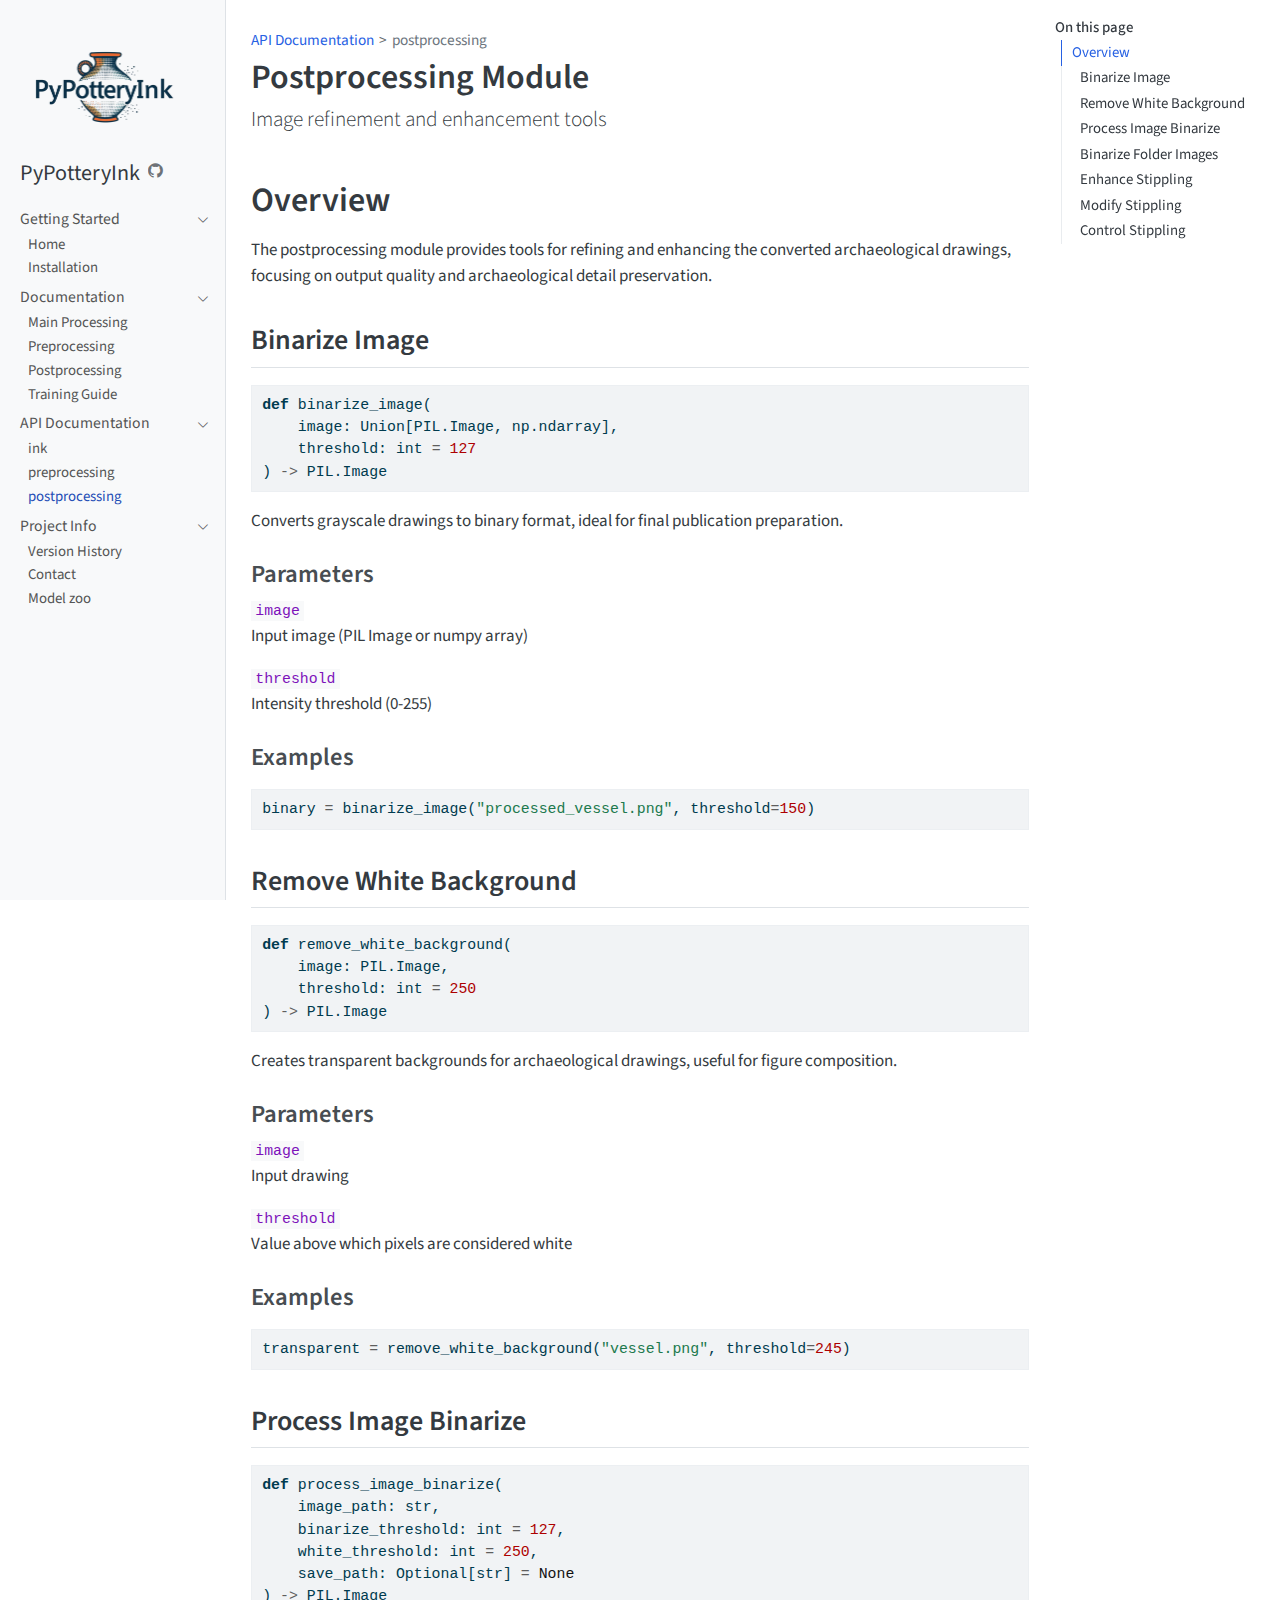
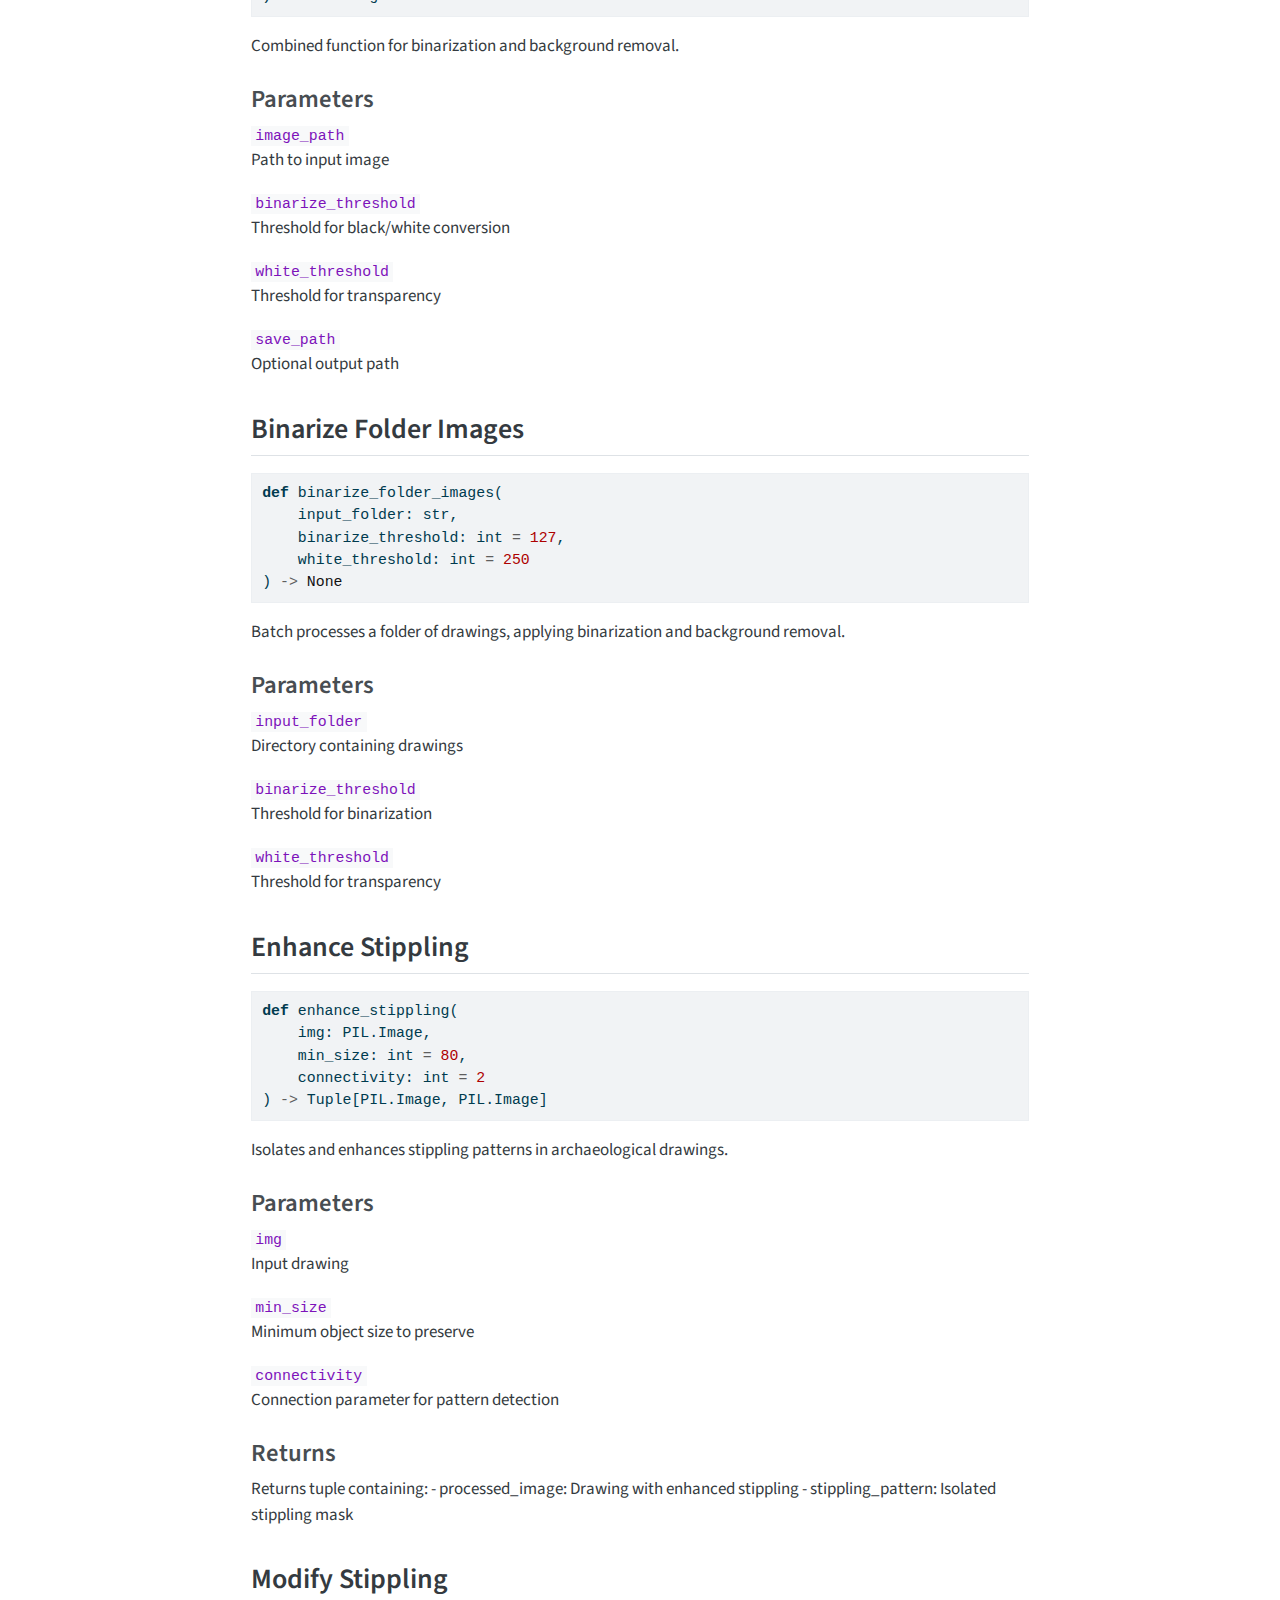
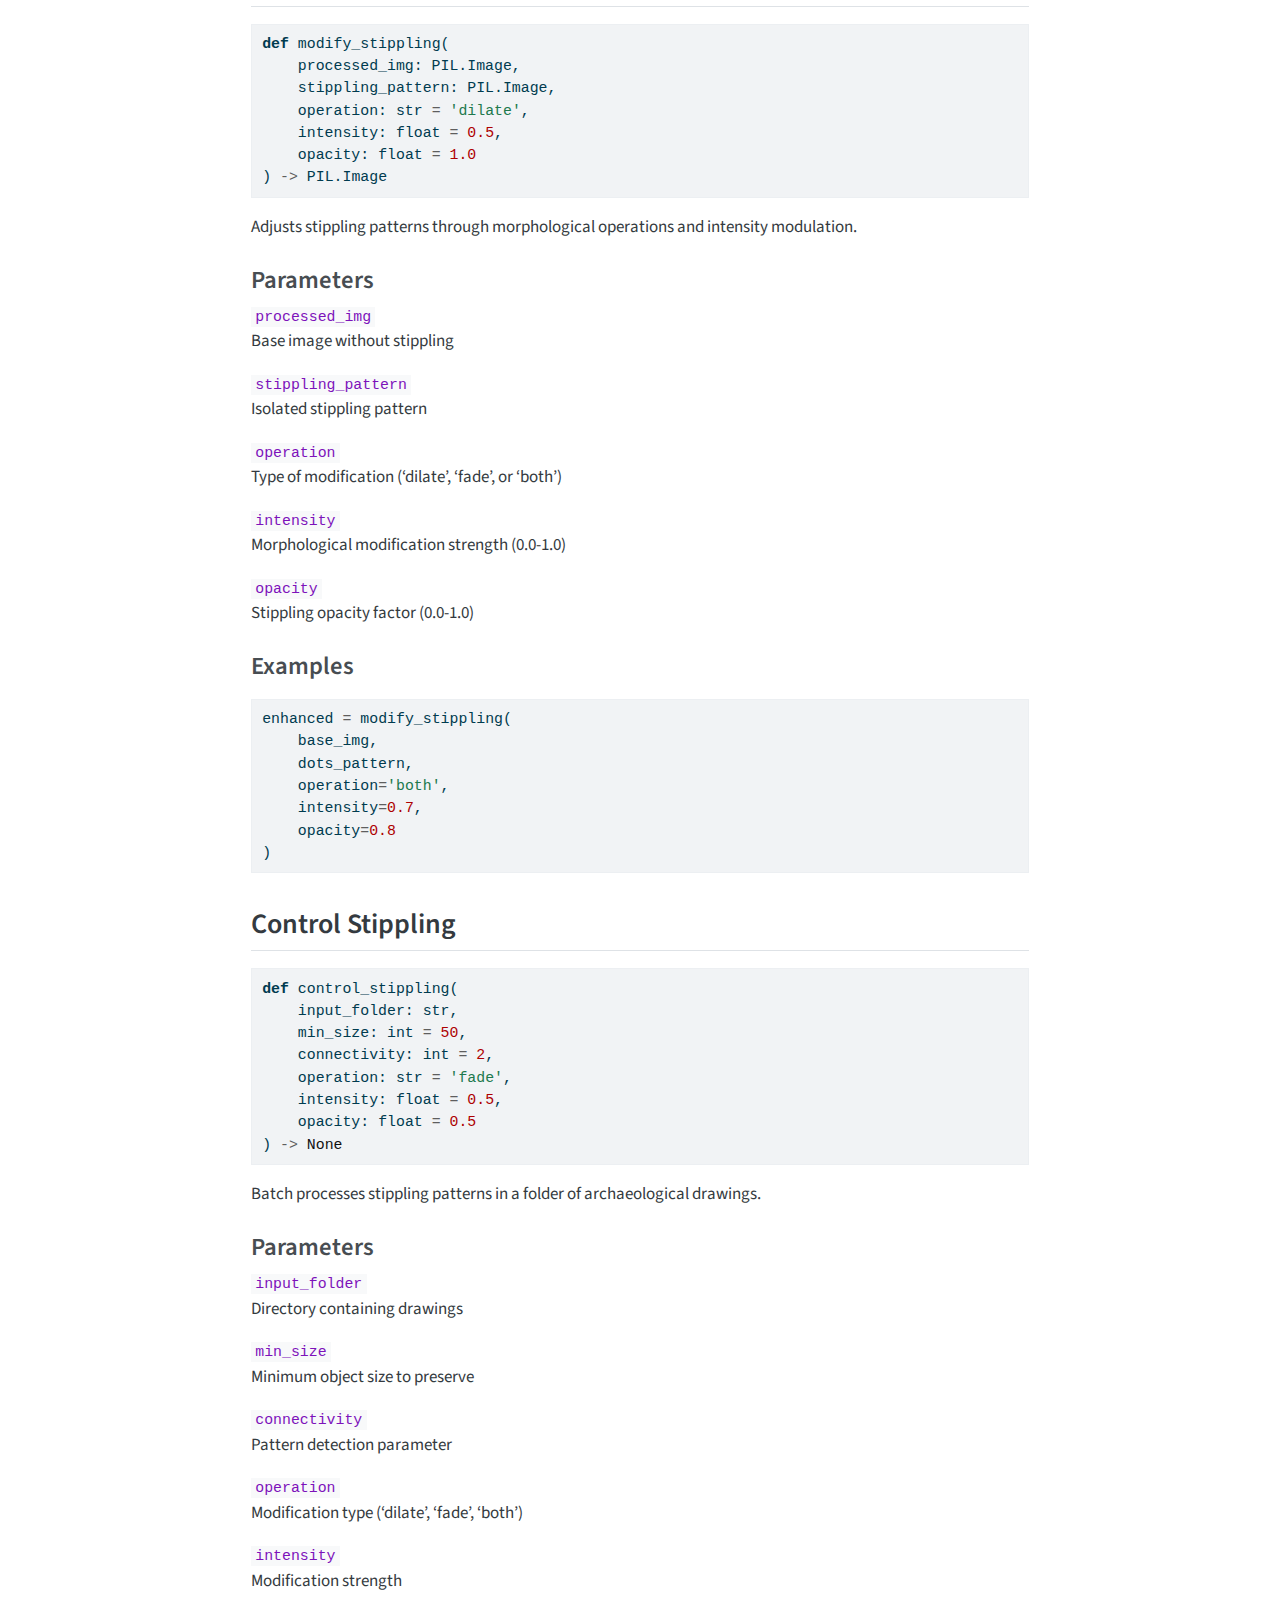
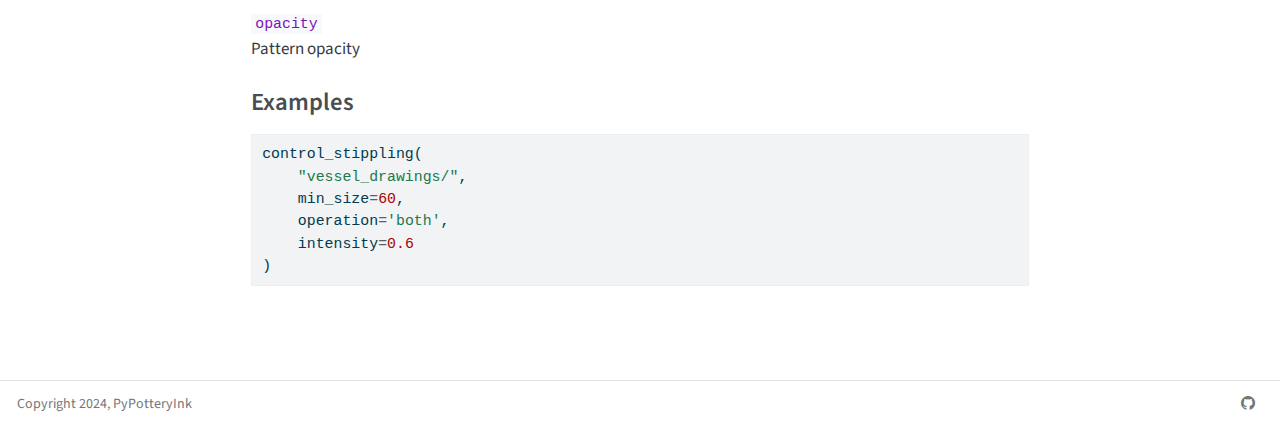
<file: docs/api_postprocessing.html>
<!DOCTYPE html>
<html xmlns="http://www.w3.org/1999/xhtml" lang="en" xml:lang="en"><head>

<meta charset="utf-8">
<meta name="generator" content="quarto-1.6.36">

<meta name="viewport" content="width=device-width, initial-scale=1.0, user-scalable=yes">


<title>Postprocessing Module – PyPotteryInk</title>
<style>
code{white-space: pre-wrap;}
span.smallcaps{font-variant: small-caps;}
div.columns{display: flex; gap: min(4vw, 1.5em);}
div.column{flex: auto; overflow-x: auto;}
div.hanging-indent{margin-left: 1.5em; text-indent: -1.5em;}
ul.task-list{list-style: none;}
ul.task-list li input[type="checkbox"] {
  width: 0.8em;
  margin: 0 0.8em 0.2em -1em; /* quarto-specific, see https://github.com/quarto-dev/quarto-cli/issues/4556 */ 
  vertical-align: middle;
}
/* CSS for syntax highlighting */
pre > code.sourceCode { white-space: pre; position: relative; }
pre > code.sourceCode > span { line-height: 1.25; }
pre > code.sourceCode > span:empty { height: 1.2em; }
.sourceCode { overflow: visible; }
code.sourceCode > span { color: inherit; text-decoration: inherit; }
div.sourceCode { margin: 1em 0; }
pre.sourceCode { margin: 0; }
@media screen {
div.sourceCode { overflow: auto; }
}
@media print {
pre > code.sourceCode { white-space: pre-wrap; }
pre > code.sourceCode > span { display: inline-block; text-indent: -5em; padding-left: 5em; }
}
pre.numberSource code
  { counter-reset: source-line 0; }
pre.numberSource code > span
  { position: relative; left: -4em; counter-increment: source-line; }
pre.numberSource code > span > a:first-child::before
  { content: counter(source-line);
    position: relative; left: -1em; text-align: right; vertical-align: baseline;
    border: none; display: inline-block;
    -webkit-touch-callout: none; -webkit-user-select: none;
    -khtml-user-select: none; -moz-user-select: none;
    -ms-user-select: none; user-select: none;
    padding: 0 4px; width: 4em;
  }
pre.numberSource { margin-left: 3em;  padding-left: 4px; }
div.sourceCode
  {   }
@media screen {
pre > code.sourceCode > span > a:first-child::before { text-decoration: underline; }
}
</style>


<script src="site_libs/quarto-nav/quarto-nav.js"></script>
<script src="site_libs/quarto-nav/headroom.min.js"></script>
<script src="site_libs/clipboard/clipboard.min.js"></script>
<script src="site_libs/quarto-search/autocomplete.umd.js"></script>
<script src="site_libs/quarto-search/fuse.min.js"></script>
<script src="site_libs/quarto-search/quarto-search.js"></script>
<meta name="quarto:offset" content="./">
<script src="site_libs/quarto-html/quarto.js"></script>
<script src="site_libs/quarto-html/popper.min.js"></script>
<script src="site_libs/quarto-html/tippy.umd.min.js"></script>
<script src="site_libs/quarto-html/anchor.min.js"></script>
<link href="site_libs/quarto-html/tippy.css" rel="stylesheet">
<link href="site_libs/quarto-html/quarto-syntax-highlighting-01c78b5cd655e4cd89133cf59d535862.css" rel="stylesheet" id="quarto-text-highlighting-styles">
<script src="site_libs/bootstrap/bootstrap.min.js"></script>
<link href="site_libs/bootstrap/bootstrap-icons.css" rel="stylesheet">
<link href="site_libs/bootstrap/bootstrap-2032ab7b8ae91ea6882f5f8c12934864.min.css" rel="stylesheet" append-hash="true" id="quarto-bootstrap" data-mode="light">
<script id="quarto-search-options" type="application/json">{
  "location": "sidebar",
  "copy-button": false,
  "collapse-after": 3,
  "panel-placement": "start",
  "type": "textbox",
  "limit": 50,
  "keyboard-shortcut": [
    "f",
    "/",
    "s"
  ],
  "show-item-context": false,
  "language": {
    "search-no-results-text": "No results",
    "search-matching-documents-text": "matching documents",
    "search-copy-link-title": "Copy link to search",
    "search-hide-matches-text": "Hide additional matches",
    "search-more-match-text": "more match in this document",
    "search-more-matches-text": "more matches in this document",
    "search-clear-button-title": "Clear",
    "search-text-placeholder": "",
    "search-detached-cancel-button-title": "Cancel",
    "search-submit-button-title": "Submit",
    "search-label": "Search"
  }
}</script>


<link rel="stylesheet" href="styles.css">
</head>

<body class="nav-sidebar docked">

<div id="quarto-search-results"></div>
  <header id="quarto-header" class="headroom fixed-top">
  <nav class="quarto-secondary-nav">
    <div class="container-fluid d-flex">
      <button type="button" class="quarto-btn-toggle btn" data-bs-toggle="collapse" role="button" data-bs-target=".quarto-sidebar-collapse-item" aria-controls="quarto-sidebar" aria-expanded="false" aria-label="Toggle sidebar navigation" onclick="if (window.quartoToggleHeadroom) { window.quartoToggleHeadroom(); }">
        <i class="bi bi-layout-text-sidebar-reverse"></i>
      </button>
        <nav class="quarto-page-breadcrumbs" aria-label="breadcrumb"><ol class="breadcrumb"><li class="breadcrumb-item"><a href="./api_ink.html">API Documentation</a></li><li class="breadcrumb-item"><a href="./api_postprocessing.html">postprocessing</a></li></ol></nav>
        <a class="flex-grow-1" role="navigation" data-bs-toggle="collapse" data-bs-target=".quarto-sidebar-collapse-item" aria-controls="quarto-sidebar" aria-expanded="false" aria-label="Toggle sidebar navigation" onclick="if (window.quartoToggleHeadroom) { window.quartoToggleHeadroom(); }">      
        </a>
    </div>
  </nav>
</header>
<!-- content -->
<div id="quarto-content" class="quarto-container page-columns page-rows-contents page-layout-article">
<!-- sidebar -->
  <nav id="quarto-sidebar" class="sidebar collapse collapse-horizontal quarto-sidebar-collapse-item sidebar-navigation docked overflow-auto">
    <div class="pt-lg-2 mt-2 text-left sidebar-header sidebar-header-stacked">
      <a href="./index.html" class="sidebar-logo-link">
      <img src="././images_docs/logo_pypotteryink.png" alt="" class="sidebar-logo py-0 d-lg-inline d-none">
      </a>
    <div class="sidebar-title mb-0 py-0">
      <a href="./">PyPotteryInk</a> 
        <div class="sidebar-tools-main">
    <a href="https://github.com/lrncrd/PyPotteryInk" title="GitHub" class="quarto-navigation-tool px-1" aria-label="GitHub"><i class="bi bi-github"></i></a>
</div>
    </div>
      </div>
    <div class="sidebar-menu-container"> 
    <ul class="list-unstyled mt-1">
        <li class="sidebar-item sidebar-item-section">
      <div class="sidebar-item-container"> 
            <a class="sidebar-item-text sidebar-link text-start" data-bs-toggle="collapse" data-bs-target="#quarto-sidebar-section-1" role="navigation" aria-expanded="true">
 <span class="menu-text">Getting Started</span></a>
          <a class="sidebar-item-toggle text-start" data-bs-toggle="collapse" data-bs-target="#quarto-sidebar-section-1" role="navigation" aria-expanded="true" aria-label="Toggle section">
            <i class="bi bi-chevron-right ms-2"></i>
          </a> 
      </div>
      <ul id="quarto-sidebar-section-1" class="collapse list-unstyled sidebar-section depth1 show">  
          <li class="sidebar-item">
  <div class="sidebar-item-container"> 
  <a href="./index.html" class="sidebar-item-text sidebar-link">
 <span class="menu-text">Home</span></a>
  </div>
</li>
          <li class="sidebar-item">
  <div class="sidebar-item-container"> 
  <a href="./installation.html" class="sidebar-item-text sidebar-link">
 <span class="menu-text">Installation</span></a>
  </div>
</li>
      </ul>
  </li>
        <li class="sidebar-item sidebar-item-section">
      <div class="sidebar-item-container"> 
            <a class="sidebar-item-text sidebar-link text-start" data-bs-toggle="collapse" data-bs-target="#quarto-sidebar-section-2" role="navigation" aria-expanded="true">
 <span class="menu-text">Documentation</span></a>
          <a class="sidebar-item-toggle text-start" data-bs-toggle="collapse" data-bs-target="#quarto-sidebar-section-2" role="navigation" aria-expanded="true" aria-label="Toggle section">
            <i class="bi bi-chevron-right ms-2"></i>
          </a> 
      </div>
      <ul id="quarto-sidebar-section-2" class="collapse list-unstyled sidebar-section depth1 show">  
          <li class="sidebar-item">
  <div class="sidebar-item-container"> 
  <a href="./docs_main.html" class="sidebar-item-text sidebar-link">
 <span class="menu-text">Main Processing</span></a>
  </div>
</li>
          <li class="sidebar-item">
  <div class="sidebar-item-container"> 
  <a href="./docs_preprocessing.html" class="sidebar-item-text sidebar-link">
 <span class="menu-text">Preprocessing</span></a>
  </div>
</li>
          <li class="sidebar-item">
  <div class="sidebar-item-container"> 
  <a href="./docs_postprocessing.html" class="sidebar-item-text sidebar-link">
 <span class="menu-text">Postprocessing</span></a>
  </div>
</li>
          <li class="sidebar-item">
  <div class="sidebar-item-container"> 
  <a href="./training.html" class="sidebar-item-text sidebar-link">
 <span class="menu-text">Training Guide</span></a>
  </div>
</li>
      </ul>
  </li>
        <li class="sidebar-item sidebar-item-section">
      <div class="sidebar-item-container"> 
            <a class="sidebar-item-text sidebar-link text-start" data-bs-toggle="collapse" data-bs-target="#quarto-sidebar-section-3" role="navigation" aria-expanded="true">
 <span class="menu-text">API Documentation</span></a>
          <a class="sidebar-item-toggle text-start" data-bs-toggle="collapse" data-bs-target="#quarto-sidebar-section-3" role="navigation" aria-expanded="true" aria-label="Toggle section">
            <i class="bi bi-chevron-right ms-2"></i>
          </a> 
      </div>
      <ul id="quarto-sidebar-section-3" class="collapse list-unstyled sidebar-section depth1 show">  
          <li class="sidebar-item">
  <div class="sidebar-item-container"> 
  <a href="./api_ink.html" class="sidebar-item-text sidebar-link">
 <span class="menu-text">ink</span></a>
  </div>
</li>
          <li class="sidebar-item">
  <div class="sidebar-item-container"> 
  <a href="./api_preprocessing.html" class="sidebar-item-text sidebar-link">
 <span class="menu-text">preprocessing</span></a>
  </div>
</li>
          <li class="sidebar-item">
  <div class="sidebar-item-container"> 
  <a href="./api_postprocessing.html" class="sidebar-item-text sidebar-link active">
 <span class="menu-text">postprocessing</span></a>
  </div>
</li>
      </ul>
  </li>
        <li class="sidebar-item sidebar-item-section">
      <div class="sidebar-item-container"> 
            <a class="sidebar-item-text sidebar-link text-start" data-bs-toggle="collapse" data-bs-target="#quarto-sidebar-section-4" role="navigation" aria-expanded="true">
 <span class="menu-text">Project Info</span></a>
          <a class="sidebar-item-toggle text-start" data-bs-toggle="collapse" data-bs-target="#quarto-sidebar-section-4" role="navigation" aria-expanded="true" aria-label="Toggle section">
            <i class="bi bi-chevron-right ms-2"></i>
          </a> 
      </div>
      <ul id="quarto-sidebar-section-4" class="collapse list-unstyled sidebar-section depth1 show">  
          <li class="sidebar-item">
  <div class="sidebar-item-container"> 
  <a href="./version_history.html" class="sidebar-item-text sidebar-link">
 <span class="menu-text">Version History</span></a>
  </div>
</li>
          <li class="sidebar-item">
  <div class="sidebar-item-container"> 
  <a href="./contact.html" class="sidebar-item-text sidebar-link">
 <span class="menu-text">Contact</span></a>
  </div>
</li>
          <li class="sidebar-item">
  <div class="sidebar-item-container"> 
  <a href="./models_zoo.html" class="sidebar-item-text sidebar-link">
 <span class="menu-text">Model zoo</span></a>
  </div>
</li>
      </ul>
  </li>
    </ul>
    </div>
</nav>
<div id="quarto-sidebar-glass" class="quarto-sidebar-collapse-item" data-bs-toggle="collapse" data-bs-target=".quarto-sidebar-collapse-item"></div>
<!-- margin-sidebar -->
    <div id="quarto-margin-sidebar" class="sidebar margin-sidebar">
        <nav id="TOC" role="doc-toc" class="toc-active">
    <h2 id="toc-title">On this page</h2>
   
  <ul>
  <li><a href="#overview" id="toc-overview" class="nav-link active" data-scroll-target="#overview">Overview</a>
  <ul class="collapse">
  <li><a href="#binarize-image" id="toc-binarize-image" class="nav-link" data-scroll-target="#binarize-image">Binarize Image</a>
  <ul class="collapse">
  <li><a href="#parameters" id="toc-parameters" class="nav-link" data-scroll-target="#parameters">Parameters</a></li>
  <li><a href="#examples" id="toc-examples" class="nav-link" data-scroll-target="#examples">Examples</a></li>
  </ul></li>
  <li><a href="#remove-white-background" id="toc-remove-white-background" class="nav-link" data-scroll-target="#remove-white-background">Remove White Background</a>
  <ul class="collapse">
  <li><a href="#parameters-1" id="toc-parameters-1" class="nav-link" data-scroll-target="#parameters-1">Parameters</a></li>
  <li><a href="#examples-1" id="toc-examples-1" class="nav-link" data-scroll-target="#examples-1">Examples</a></li>
  </ul></li>
  <li><a href="#process-image-binarize" id="toc-process-image-binarize" class="nav-link" data-scroll-target="#process-image-binarize">Process Image Binarize</a>
  <ul class="collapse">
  <li><a href="#parameters-2" id="toc-parameters-2" class="nav-link" data-scroll-target="#parameters-2">Parameters</a></li>
  </ul></li>
  <li><a href="#binarize-folder-images" id="toc-binarize-folder-images" class="nav-link" data-scroll-target="#binarize-folder-images">Binarize Folder Images</a>
  <ul class="collapse">
  <li><a href="#parameters-3" id="toc-parameters-3" class="nav-link" data-scroll-target="#parameters-3">Parameters</a></li>
  </ul></li>
  <li><a href="#enhance-stippling" id="toc-enhance-stippling" class="nav-link" data-scroll-target="#enhance-stippling">Enhance Stippling</a>
  <ul class="collapse">
  <li><a href="#parameters-4" id="toc-parameters-4" class="nav-link" data-scroll-target="#parameters-4">Parameters</a></li>
  <li><a href="#returns" id="toc-returns" class="nav-link" data-scroll-target="#returns">Returns</a></li>
  </ul></li>
  <li><a href="#modify-stippling" id="toc-modify-stippling" class="nav-link" data-scroll-target="#modify-stippling">Modify Stippling</a>
  <ul class="collapse">
  <li><a href="#parameters-5" id="toc-parameters-5" class="nav-link" data-scroll-target="#parameters-5">Parameters</a></li>
  <li><a href="#examples-2" id="toc-examples-2" class="nav-link" data-scroll-target="#examples-2">Examples</a></li>
  </ul></li>
  <li><a href="#control-stippling" id="toc-control-stippling" class="nav-link" data-scroll-target="#control-stippling">Control Stippling</a>
  <ul class="collapse">
  <li><a href="#parameters-6" id="toc-parameters-6" class="nav-link" data-scroll-target="#parameters-6">Parameters</a></li>
  <li><a href="#examples-3" id="toc-examples-3" class="nav-link" data-scroll-target="#examples-3">Examples</a></li>
  </ul></li>
  </ul></li>
  </ul>
</nav>
    </div>
<!-- main -->
<main class="content" id="quarto-document-content">

<header id="title-block-header" class="quarto-title-block default"><nav class="quarto-page-breadcrumbs quarto-title-breadcrumbs d-none d-lg-block" aria-label="breadcrumb"><ol class="breadcrumb"><li class="breadcrumb-item"><a href="./api_ink.html">API Documentation</a></li><li class="breadcrumb-item"><a href="./api_postprocessing.html">postprocessing</a></li></ol></nav>
<div class="quarto-title">
<h1 class="title">Postprocessing Module</h1>
<p class="subtitle lead">Image refinement and enhancement tools</p>
</div>



<div class="quarto-title-meta">

    
  
    
  </div>
  


</header>


<section id="overview" class="level1">
<h1>Overview</h1>
<p>The postprocessing module provides tools for refining and enhancing the converted archaeological drawings, focusing on output quality and archaeological detail preservation.</p>
<section id="binarize-image" class="level2 function-title">
<h2 class="function-title anchored" data-anchor-id="binarize-image">Binarize Image</h2>
<div class="sourceCode" id="cb1"><pre class="sourceCode python code-with-copy"><code class="sourceCode python"><span id="cb1-1"><a href="#cb1-1" aria-hidden="true" tabindex="-1"></a><span class="kw">def</span> binarize_image(</span>
<span id="cb1-2"><a href="#cb1-2" aria-hidden="true" tabindex="-1"></a>    image: Union[PIL.Image, np.ndarray],</span>
<span id="cb1-3"><a href="#cb1-3" aria-hidden="true" tabindex="-1"></a>    threshold: <span class="bu">int</span> <span class="op">=</span> <span class="dv">127</span></span>
<span id="cb1-4"><a href="#cb1-4" aria-hidden="true" tabindex="-1"></a>) <span class="op">-&gt;</span> PIL.Image</span></code><button title="Copy to Clipboard" class="code-copy-button"><i class="bi"></i></button></pre></div>
<p>Converts grayscale drawings to binary format, ideal for final publication preparation.</p>
<section id="parameters" class="level3">
<h3 class="anchored" data-anchor-id="parameters">Parameters</h3>
<dl>
<dt><code>image</code></dt>
<dd>
<p>Input image (PIL Image or numpy array)</p>
</dd>
<dt><code>threshold</code></dt>
<dd>
<p>Intensity threshold (0-255)</p>
</dd>
</dl>
</section>
<section id="examples" class="level3">
<h3 class="anchored" data-anchor-id="examples">Examples</h3>
<div class="sourceCode" id="cb2"><pre class="sourceCode python code-with-copy"><code class="sourceCode python"><span id="cb2-1"><a href="#cb2-1" aria-hidden="true" tabindex="-1"></a>binary <span class="op">=</span> binarize_image(<span class="st">"processed_vessel.png"</span>, threshold<span class="op">=</span><span class="dv">150</span>)</span></code><button title="Copy to Clipboard" class="code-copy-button"><i class="bi"></i></button></pre></div>
</section>
</section>
<section id="remove-white-background" class="level2 function-title">
<h2 class="function-title anchored" data-anchor-id="remove-white-background">Remove White Background</h2>
<div class="sourceCode" id="cb3"><pre class="sourceCode python code-with-copy"><code class="sourceCode python"><span id="cb3-1"><a href="#cb3-1" aria-hidden="true" tabindex="-1"></a><span class="kw">def</span> remove_white_background(</span>
<span id="cb3-2"><a href="#cb3-2" aria-hidden="true" tabindex="-1"></a>    image: PIL.Image,</span>
<span id="cb3-3"><a href="#cb3-3" aria-hidden="true" tabindex="-1"></a>    threshold: <span class="bu">int</span> <span class="op">=</span> <span class="dv">250</span></span>
<span id="cb3-4"><a href="#cb3-4" aria-hidden="true" tabindex="-1"></a>) <span class="op">-&gt;</span> PIL.Image</span></code><button title="Copy to Clipboard" class="code-copy-button"><i class="bi"></i></button></pre></div>
<p>Creates transparent backgrounds for archaeological drawings, useful for figure composition.</p>
<section id="parameters-1" class="level3">
<h3 class="anchored" data-anchor-id="parameters-1">Parameters</h3>
<dl>
<dt><code>image</code></dt>
<dd>
<p>Input drawing</p>
</dd>
<dt><code>threshold</code></dt>
<dd>
<p>Value above which pixels are considered white</p>
</dd>
</dl>
</section>
<section id="examples-1" class="level3">
<h3 class="anchored" data-anchor-id="examples-1">Examples</h3>
<div class="sourceCode" id="cb4"><pre class="sourceCode python code-with-copy"><code class="sourceCode python"><span id="cb4-1"><a href="#cb4-1" aria-hidden="true" tabindex="-1"></a>transparent <span class="op">=</span> remove_white_background(<span class="st">"vessel.png"</span>, threshold<span class="op">=</span><span class="dv">245</span>)</span></code><button title="Copy to Clipboard" class="code-copy-button"><i class="bi"></i></button></pre></div>
</section>
</section>
<section id="process-image-binarize" class="level2 function-title">
<h2 class="function-title anchored" data-anchor-id="process-image-binarize">Process Image Binarize</h2>
<div class="sourceCode" id="cb5"><pre class="sourceCode python code-with-copy"><code class="sourceCode python"><span id="cb5-1"><a href="#cb5-1" aria-hidden="true" tabindex="-1"></a><span class="kw">def</span> process_image_binarize(</span>
<span id="cb5-2"><a href="#cb5-2" aria-hidden="true" tabindex="-1"></a>    image_path: <span class="bu">str</span>,</span>
<span id="cb5-3"><a href="#cb5-3" aria-hidden="true" tabindex="-1"></a>    binarize_threshold: <span class="bu">int</span> <span class="op">=</span> <span class="dv">127</span>,</span>
<span id="cb5-4"><a href="#cb5-4" aria-hidden="true" tabindex="-1"></a>    white_threshold: <span class="bu">int</span> <span class="op">=</span> <span class="dv">250</span>,</span>
<span id="cb5-5"><a href="#cb5-5" aria-hidden="true" tabindex="-1"></a>    save_path: Optional[<span class="bu">str</span>] <span class="op">=</span> <span class="va">None</span></span>
<span id="cb5-6"><a href="#cb5-6" aria-hidden="true" tabindex="-1"></a>) <span class="op">-&gt;</span> PIL.Image</span></code><button title="Copy to Clipboard" class="code-copy-button"><i class="bi"></i></button></pre></div>
<p>Combined function for binarization and background removal.</p>
<section id="parameters-2" class="level3">
<h3 class="anchored" data-anchor-id="parameters-2">Parameters</h3>
<dl>
<dt><code>image_path</code></dt>
<dd>
<p>Path to input image</p>
</dd>
<dt><code>binarize_threshold</code></dt>
<dd>
<p>Threshold for black/white conversion</p>
</dd>
<dt><code>white_threshold</code></dt>
<dd>
<p>Threshold for transparency</p>
</dd>
<dt><code>save_path</code></dt>
<dd>
<p>Optional output path</p>
</dd>
</dl>
</section>
</section>
<section id="binarize-folder-images" class="level2 function-title">
<h2 class="function-title anchored" data-anchor-id="binarize-folder-images">Binarize Folder Images</h2>
<div class="sourceCode" id="cb6"><pre class="sourceCode python code-with-copy"><code class="sourceCode python"><span id="cb6-1"><a href="#cb6-1" aria-hidden="true" tabindex="-1"></a><span class="kw">def</span> binarize_folder_images(</span>
<span id="cb6-2"><a href="#cb6-2" aria-hidden="true" tabindex="-1"></a>    input_folder: <span class="bu">str</span>,</span>
<span id="cb6-3"><a href="#cb6-3" aria-hidden="true" tabindex="-1"></a>    binarize_threshold: <span class="bu">int</span> <span class="op">=</span> <span class="dv">127</span>,</span>
<span id="cb6-4"><a href="#cb6-4" aria-hidden="true" tabindex="-1"></a>    white_threshold: <span class="bu">int</span> <span class="op">=</span> <span class="dv">250</span></span>
<span id="cb6-5"><a href="#cb6-5" aria-hidden="true" tabindex="-1"></a>) <span class="op">-&gt;</span> <span class="va">None</span></span></code><button title="Copy to Clipboard" class="code-copy-button"><i class="bi"></i></button></pre></div>
<p>Batch processes a folder of drawings, applying binarization and background removal.</p>
<section id="parameters-3" class="level3">
<h3 class="anchored" data-anchor-id="parameters-3">Parameters</h3>
<dl>
<dt><code>input_folder</code></dt>
<dd>
<p>Directory containing drawings</p>
</dd>
<dt><code>binarize_threshold</code></dt>
<dd>
<p>Threshold for binarization</p>
</dd>
<dt><code>white_threshold</code></dt>
<dd>
<p>Threshold for transparency</p>
</dd>
</dl>
</section>
</section>
<section id="enhance-stippling" class="level2 function-title">
<h2 class="function-title anchored" data-anchor-id="enhance-stippling">Enhance Stippling</h2>
<div class="sourceCode" id="cb7"><pre class="sourceCode python code-with-copy"><code class="sourceCode python"><span id="cb7-1"><a href="#cb7-1" aria-hidden="true" tabindex="-1"></a><span class="kw">def</span> enhance_stippling(</span>
<span id="cb7-2"><a href="#cb7-2" aria-hidden="true" tabindex="-1"></a>    img: PIL.Image,</span>
<span id="cb7-3"><a href="#cb7-3" aria-hidden="true" tabindex="-1"></a>    min_size: <span class="bu">int</span> <span class="op">=</span> <span class="dv">80</span>,</span>
<span id="cb7-4"><a href="#cb7-4" aria-hidden="true" tabindex="-1"></a>    connectivity: <span class="bu">int</span> <span class="op">=</span> <span class="dv">2</span></span>
<span id="cb7-5"><a href="#cb7-5" aria-hidden="true" tabindex="-1"></a>) <span class="op">-&gt;</span> Tuple[PIL.Image, PIL.Image]</span></code><button title="Copy to Clipboard" class="code-copy-button"><i class="bi"></i></button></pre></div>
<p>Isolates and enhances stippling patterns in archaeological drawings.</p>
<section id="parameters-4" class="level3">
<h3 class="anchored" data-anchor-id="parameters-4">Parameters</h3>
<dl>
<dt><code>img</code></dt>
<dd>
<p>Input drawing</p>
</dd>
<dt><code>min_size</code></dt>
<dd>
<p>Minimum object size to preserve</p>
</dd>
<dt><code>connectivity</code></dt>
<dd>
<p>Connection parameter for pattern detection</p>
</dd>
</dl>
</section>
<section id="returns" class="level3">
<h3 class="anchored" data-anchor-id="returns">Returns</h3>
<p>Returns tuple containing: - processed_image: Drawing with enhanced stippling - stippling_pattern: Isolated stippling mask</p>
</section>
</section>
<section id="modify-stippling" class="level2 function-title">
<h2 class="function-title anchored" data-anchor-id="modify-stippling">Modify Stippling</h2>
<div class="sourceCode" id="cb8"><pre class="sourceCode python code-with-copy"><code class="sourceCode python"><span id="cb8-1"><a href="#cb8-1" aria-hidden="true" tabindex="-1"></a><span class="kw">def</span> modify_stippling(</span>
<span id="cb8-2"><a href="#cb8-2" aria-hidden="true" tabindex="-1"></a>    processed_img: PIL.Image,</span>
<span id="cb8-3"><a href="#cb8-3" aria-hidden="true" tabindex="-1"></a>    stippling_pattern: PIL.Image,</span>
<span id="cb8-4"><a href="#cb8-4" aria-hidden="true" tabindex="-1"></a>    operation: <span class="bu">str</span> <span class="op">=</span> <span class="st">'dilate'</span>,</span>
<span id="cb8-5"><a href="#cb8-5" aria-hidden="true" tabindex="-1"></a>    intensity: <span class="bu">float</span> <span class="op">=</span> <span class="fl">0.5</span>,</span>
<span id="cb8-6"><a href="#cb8-6" aria-hidden="true" tabindex="-1"></a>    opacity: <span class="bu">float</span> <span class="op">=</span> <span class="fl">1.0</span></span>
<span id="cb8-7"><a href="#cb8-7" aria-hidden="true" tabindex="-1"></a>) <span class="op">-&gt;</span> PIL.Image</span></code><button title="Copy to Clipboard" class="code-copy-button"><i class="bi"></i></button></pre></div>
<p>Adjusts stippling patterns through morphological operations and intensity modulation.</p>
<section id="parameters-5" class="level3">
<h3 class="anchored" data-anchor-id="parameters-5">Parameters</h3>
<dl>
<dt><code>processed_img</code></dt>
<dd>
<p>Base image without stippling</p>
</dd>
<dt><code>stippling_pattern</code></dt>
<dd>
<p>Isolated stippling pattern</p>
</dd>
<dt><code>operation</code></dt>
<dd>
<p>Type of modification (‘dilate’, ‘fade’, or ‘both’)</p>
</dd>
<dt><code>intensity</code></dt>
<dd>
<p>Morphological modification strength (0.0-1.0)</p>
</dd>
<dt><code>opacity</code></dt>
<dd>
<p>Stippling opacity factor (0.0-1.0)</p>
</dd>
</dl>
</section>
<section id="examples-2" class="level3">
<h3 class="anchored" data-anchor-id="examples-2">Examples</h3>
<div class="sourceCode" id="cb9"><pre class="sourceCode python code-with-copy"><code class="sourceCode python"><span id="cb9-1"><a href="#cb9-1" aria-hidden="true" tabindex="-1"></a>enhanced <span class="op">=</span> modify_stippling(</span>
<span id="cb9-2"><a href="#cb9-2" aria-hidden="true" tabindex="-1"></a>    base_img,</span>
<span id="cb9-3"><a href="#cb9-3" aria-hidden="true" tabindex="-1"></a>    dots_pattern,</span>
<span id="cb9-4"><a href="#cb9-4" aria-hidden="true" tabindex="-1"></a>    operation<span class="op">=</span><span class="st">'both'</span>,</span>
<span id="cb9-5"><a href="#cb9-5" aria-hidden="true" tabindex="-1"></a>    intensity<span class="op">=</span><span class="fl">0.7</span>,</span>
<span id="cb9-6"><a href="#cb9-6" aria-hidden="true" tabindex="-1"></a>    opacity<span class="op">=</span><span class="fl">0.8</span></span>
<span id="cb9-7"><a href="#cb9-7" aria-hidden="true" tabindex="-1"></a>)</span></code><button title="Copy to Clipboard" class="code-copy-button"><i class="bi"></i></button></pre></div>
</section>
</section>
<section id="control-stippling" class="level2 function-title">
<h2 class="function-title anchored" data-anchor-id="control-stippling">Control Stippling</h2>
<div class="sourceCode" id="cb10"><pre class="sourceCode python code-with-copy"><code class="sourceCode python"><span id="cb10-1"><a href="#cb10-1" aria-hidden="true" tabindex="-1"></a><span class="kw">def</span> control_stippling(</span>
<span id="cb10-2"><a href="#cb10-2" aria-hidden="true" tabindex="-1"></a>    input_folder: <span class="bu">str</span>,</span>
<span id="cb10-3"><a href="#cb10-3" aria-hidden="true" tabindex="-1"></a>    min_size: <span class="bu">int</span> <span class="op">=</span> <span class="dv">50</span>,</span>
<span id="cb10-4"><a href="#cb10-4" aria-hidden="true" tabindex="-1"></a>    connectivity: <span class="bu">int</span> <span class="op">=</span> <span class="dv">2</span>,</span>
<span id="cb10-5"><a href="#cb10-5" aria-hidden="true" tabindex="-1"></a>    operation: <span class="bu">str</span> <span class="op">=</span> <span class="st">'fade'</span>,</span>
<span id="cb10-6"><a href="#cb10-6" aria-hidden="true" tabindex="-1"></a>    intensity: <span class="bu">float</span> <span class="op">=</span> <span class="fl">0.5</span>,</span>
<span id="cb10-7"><a href="#cb10-7" aria-hidden="true" tabindex="-1"></a>    opacity: <span class="bu">float</span> <span class="op">=</span> <span class="fl">0.5</span></span>
<span id="cb10-8"><a href="#cb10-8" aria-hidden="true" tabindex="-1"></a>) <span class="op">-&gt;</span> <span class="va">None</span></span></code><button title="Copy to Clipboard" class="code-copy-button"><i class="bi"></i></button></pre></div>
<p>Batch processes stippling patterns in a folder of archaeological drawings.</p>
<section id="parameters-6" class="level3">
<h3 class="anchored" data-anchor-id="parameters-6">Parameters</h3>
<dl>
<dt><code>input_folder</code></dt>
<dd>
<p>Directory containing drawings</p>
</dd>
<dt><code>min_size</code></dt>
<dd>
<p>Minimum object size to preserve</p>
</dd>
<dt><code>connectivity</code></dt>
<dd>
<p>Pattern detection parameter</p>
</dd>
<dt><code>operation</code></dt>
<dd>
<p>Modification type (‘dilate’, ‘fade’, ‘both’)</p>
</dd>
<dt><code>intensity</code></dt>
<dd>
<p>Modification strength</p>
</dd>
<dt><code>opacity</code></dt>
<dd>
<p>Pattern opacity</p>
</dd>
</dl>
</section>
<section id="examples-3" class="level3">
<h3 class="anchored" data-anchor-id="examples-3">Examples</h3>
<div class="sourceCode" id="cb11"><pre class="sourceCode python code-with-copy"><code class="sourceCode python"><span id="cb11-1"><a href="#cb11-1" aria-hidden="true" tabindex="-1"></a>control_stippling(</span>
<span id="cb11-2"><a href="#cb11-2" aria-hidden="true" tabindex="-1"></a>    <span class="st">"vessel_drawings/"</span>,</span>
<span id="cb11-3"><a href="#cb11-3" aria-hidden="true" tabindex="-1"></a>    min_size<span class="op">=</span><span class="dv">60</span>,</span>
<span id="cb11-4"><a href="#cb11-4" aria-hidden="true" tabindex="-1"></a>    operation<span class="op">=</span><span class="st">'both'</span>,</span>
<span id="cb11-5"><a href="#cb11-5" aria-hidden="true" tabindex="-1"></a>    intensity<span class="op">=</span><span class="fl">0.6</span></span>
<span id="cb11-6"><a href="#cb11-6" aria-hidden="true" tabindex="-1"></a>)</span></code><button title="Copy to Clipboard" class="code-copy-button"><i class="bi"></i></button></pre></div>


</section>
</section>
</section>

</main> <!-- /main -->
<script id="quarto-html-after-body" type="application/javascript">
window.document.addEventListener("DOMContentLoaded", function (event) {
  const toggleBodyColorMode = (bsSheetEl) => {
    const mode = bsSheetEl.getAttribute("data-mode");
    const bodyEl = window.document.querySelector("body");
    if (mode === "dark") {
      bodyEl.classList.add("quarto-dark");
      bodyEl.classList.remove("quarto-light");
    } else {
      bodyEl.classList.add("quarto-light");
      bodyEl.classList.remove("quarto-dark");
    }
  }
  const toggleBodyColorPrimary = () => {
    const bsSheetEl = window.document.querySelector("link#quarto-bootstrap");
    if (bsSheetEl) {
      toggleBodyColorMode(bsSheetEl);
    }
  }
  toggleBodyColorPrimary();  
  const icon = "";
  const anchorJS = new window.AnchorJS();
  anchorJS.options = {
    placement: 'right',
    icon: icon
  };
  anchorJS.add('.anchored');
  const isCodeAnnotation = (el) => {
    for (const clz of el.classList) {
      if (clz.startsWith('code-annotation-')) {                     
        return true;
      }
    }
    return false;
  }
  const onCopySuccess = function(e) {
    // button target
    const button = e.trigger;
    // don't keep focus
    button.blur();
    // flash "checked"
    button.classList.add('code-copy-button-checked');
    var currentTitle = button.getAttribute("title");
    button.setAttribute("title", "Copied!");
    let tooltip;
    if (window.bootstrap) {
      button.setAttribute("data-bs-toggle", "tooltip");
      button.setAttribute("data-bs-placement", "left");
      button.setAttribute("data-bs-title", "Copied!");
      tooltip = new bootstrap.Tooltip(button, 
        { trigger: "manual", 
          customClass: "code-copy-button-tooltip",
          offset: [0, -8]});
      tooltip.show();    
    }
    setTimeout(function() {
      if (tooltip) {
        tooltip.hide();
        button.removeAttribute("data-bs-title");
        button.removeAttribute("data-bs-toggle");
        button.removeAttribute("data-bs-placement");
      }
      button.setAttribute("title", currentTitle);
      button.classList.remove('code-copy-button-checked');
    }, 1000);
    // clear code selection
    e.clearSelection();
  }
  const getTextToCopy = function(trigger) {
      const codeEl = trigger.previousElementSibling.cloneNode(true);
      for (const childEl of codeEl.children) {
        if (isCodeAnnotation(childEl)) {
          childEl.remove();
        }
      }
      return codeEl.innerText;
  }
  const clipboard = new window.ClipboardJS('.code-copy-button:not([data-in-quarto-modal])', {
    text: getTextToCopy
  });
  clipboard.on('success', onCopySuccess);
  if (window.document.getElementById('quarto-embedded-source-code-modal')) {
    const clipboardModal = new window.ClipboardJS('.code-copy-button[data-in-quarto-modal]', {
      text: getTextToCopy,
      container: window.document.getElementById('quarto-embedded-source-code-modal')
    });
    clipboardModal.on('success', onCopySuccess);
  }
    var localhostRegex = new RegExp(/^(?:http|https):\/\/localhost\:?[0-9]*\//);
    var mailtoRegex = new RegExp(/^mailto:/);
      var filterRegex = new RegExp('/' + window.location.host + '/');
    var isInternal = (href) => {
        return filterRegex.test(href) || localhostRegex.test(href) || mailtoRegex.test(href);
    }
    // Inspect non-navigation links and adorn them if external
 	var links = window.document.querySelectorAll('a[href]:not(.nav-link):not(.navbar-brand):not(.toc-action):not(.sidebar-link):not(.sidebar-item-toggle):not(.pagination-link):not(.no-external):not([aria-hidden]):not(.dropdown-item):not(.quarto-navigation-tool):not(.about-link)');
    for (var i=0; i<links.length; i++) {
      const link = links[i];
      if (!isInternal(link.href)) {
        // undo the damage that might have been done by quarto-nav.js in the case of
        // links that we want to consider external
        if (link.dataset.originalHref !== undefined) {
          link.href = link.dataset.originalHref;
        }
      }
    }
  function tippyHover(el, contentFn, onTriggerFn, onUntriggerFn) {
    const config = {
      allowHTML: true,
      maxWidth: 500,
      delay: 100,
      arrow: false,
      appendTo: function(el) {
          return el.parentElement;
      },
      interactive: true,
      interactiveBorder: 10,
      theme: 'quarto',
      placement: 'bottom-start',
    };
    if (contentFn) {
      config.content = contentFn;
    }
    if (onTriggerFn) {
      config.onTrigger = onTriggerFn;
    }
    if (onUntriggerFn) {
      config.onUntrigger = onUntriggerFn;
    }
    window.tippy(el, config); 
  }
  const noterefs = window.document.querySelectorAll('a[role="doc-noteref"]');
  for (var i=0; i<noterefs.length; i++) {
    const ref = noterefs[i];
    tippyHover(ref, function() {
      // use id or data attribute instead here
      let href = ref.getAttribute('data-footnote-href') || ref.getAttribute('href');
      try { href = new URL(href).hash; } catch {}
      const id = href.replace(/^#\/?/, "");
      const note = window.document.getElementById(id);
      if (note) {
        return note.innerHTML;
      } else {
        return "";
      }
    });
  }
  const xrefs = window.document.querySelectorAll('a.quarto-xref');
  const processXRef = (id, note) => {
    // Strip column container classes
    const stripColumnClz = (el) => {
      el.classList.remove("page-full", "page-columns");
      if (el.children) {
        for (const child of el.children) {
          stripColumnClz(child);
        }
      }
    }
    stripColumnClz(note)
    if (id === null || id.startsWith('sec-')) {
      // Special case sections, only their first couple elements
      const container = document.createElement("div");
      if (note.children && note.children.length > 2) {
        container.appendChild(note.children[0].cloneNode(true));
        for (let i = 1; i < note.children.length; i++) {
          const child = note.children[i];
          if (child.tagName === "P" && child.innerText === "") {
            continue;
          } else {
            container.appendChild(child.cloneNode(true));
            break;
          }
        }
        if (window.Quarto?.typesetMath) {
          window.Quarto.typesetMath(container);
        }
        return container.innerHTML
      } else {
        if (window.Quarto?.typesetMath) {
          window.Quarto.typesetMath(note);
        }
        return note.innerHTML;
      }
    } else {
      // Remove any anchor links if they are present
      const anchorLink = note.querySelector('a.anchorjs-link');
      if (anchorLink) {
        anchorLink.remove();
      }
      if (window.Quarto?.typesetMath) {
        window.Quarto.typesetMath(note);
      }
      if (note.classList.contains("callout")) {
        return note.outerHTML;
      } else {
        return note.innerHTML;
      }
    }
  }
  for (var i=0; i<xrefs.length; i++) {
    const xref = xrefs[i];
    tippyHover(xref, undefined, function(instance) {
      instance.disable();
      let url = xref.getAttribute('href');
      let hash = undefined; 
      if (url.startsWith('#')) {
        hash = url;
      } else {
        try { hash = new URL(url).hash; } catch {}
      }
      if (hash) {
        const id = hash.replace(/^#\/?/, "");
        const note = window.document.getElementById(id);
        if (note !== null) {
          try {
            const html = processXRef(id, note.cloneNode(true));
            instance.setContent(html);
          } finally {
            instance.enable();
            instance.show();
          }
        } else {
          // See if we can fetch this
          fetch(url.split('#')[0])
          .then(res => res.text())
          .then(html => {
            const parser = new DOMParser();
            const htmlDoc = parser.parseFromString(html, "text/html");
            const note = htmlDoc.getElementById(id);
            if (note !== null) {
              const html = processXRef(id, note);
              instance.setContent(html);
            } 
          }).finally(() => {
            instance.enable();
            instance.show();
          });
        }
      } else {
        // See if we can fetch a full url (with no hash to target)
        // This is a special case and we should probably do some content thinning / targeting
        fetch(url)
        .then(res => res.text())
        .then(html => {
          const parser = new DOMParser();
          const htmlDoc = parser.parseFromString(html, "text/html");
          const note = htmlDoc.querySelector('main.content');
          if (note !== null) {
            // This should only happen for chapter cross references
            // (since there is no id in the URL)
            // remove the first header
            if (note.children.length > 0 && note.children[0].tagName === "HEADER") {
              note.children[0].remove();
            }
            const html = processXRef(null, note);
            instance.setContent(html);
          } 
        }).finally(() => {
          instance.enable();
          instance.show();
        });
      }
    }, function(instance) {
    });
  }
      let selectedAnnoteEl;
      const selectorForAnnotation = ( cell, annotation) => {
        let cellAttr = 'data-code-cell="' + cell + '"';
        let lineAttr = 'data-code-annotation="' +  annotation + '"';
        const selector = 'span[' + cellAttr + '][' + lineAttr + ']';
        return selector;
      }
      const selectCodeLines = (annoteEl) => {
        const doc = window.document;
        const targetCell = annoteEl.getAttribute("data-target-cell");
        const targetAnnotation = annoteEl.getAttribute("data-target-annotation");
        const annoteSpan = window.document.querySelector(selectorForAnnotation(targetCell, targetAnnotation));
        const lines = annoteSpan.getAttribute("data-code-lines").split(",");
        const lineIds = lines.map((line) => {
          return targetCell + "-" + line;
        })
        let top = null;
        let height = null;
        let parent = null;
        if (lineIds.length > 0) {
            //compute the position of the single el (top and bottom and make a div)
            const el = window.document.getElementById(lineIds[0]);
            top = el.offsetTop;
            height = el.offsetHeight;
            parent = el.parentElement.parentElement;
          if (lineIds.length > 1) {
            const lastEl = window.document.getElementById(lineIds[lineIds.length - 1]);
            const bottom = lastEl.offsetTop + lastEl.offsetHeight;
            height = bottom - top;
          }
          if (top !== null && height !== null && parent !== null) {
            // cook up a div (if necessary) and position it 
            let div = window.document.getElementById("code-annotation-line-highlight");
            if (div === null) {
              div = window.document.createElement("div");
              div.setAttribute("id", "code-annotation-line-highlight");
              div.style.position = 'absolute';
              parent.appendChild(div);
            }
            div.style.top = top - 2 + "px";
            div.style.height = height + 4 + "px";
            div.style.left = 0;
            let gutterDiv = window.document.getElementById("code-annotation-line-highlight-gutter");
            if (gutterDiv === null) {
              gutterDiv = window.document.createElement("div");
              gutterDiv.setAttribute("id", "code-annotation-line-highlight-gutter");
              gutterDiv.style.position = 'absolute';
              const codeCell = window.document.getElementById(targetCell);
              const gutter = codeCell.querySelector('.code-annotation-gutter');
              gutter.appendChild(gutterDiv);
            }
            gutterDiv.style.top = top - 2 + "px";
            gutterDiv.style.height = height + 4 + "px";
          }
          selectedAnnoteEl = annoteEl;
        }
      };
      const unselectCodeLines = () => {
        const elementsIds = ["code-annotation-line-highlight", "code-annotation-line-highlight-gutter"];
        elementsIds.forEach((elId) => {
          const div = window.document.getElementById(elId);
          if (div) {
            div.remove();
          }
        });
        selectedAnnoteEl = undefined;
      };
        // Handle positioning of the toggle
    window.addEventListener(
      "resize",
      throttle(() => {
        elRect = undefined;
        if (selectedAnnoteEl) {
          selectCodeLines(selectedAnnoteEl);
        }
      }, 10)
    );
    function throttle(fn, ms) {
    let throttle = false;
    let timer;
      return (...args) => {
        if(!throttle) { // first call gets through
            fn.apply(this, args);
            throttle = true;
        } else { // all the others get throttled
            if(timer) clearTimeout(timer); // cancel #2
            timer = setTimeout(() => {
              fn.apply(this, args);
              timer = throttle = false;
            }, ms);
        }
      };
    }
      // Attach click handler to the DT
      const annoteDls = window.document.querySelectorAll('dt[data-target-cell]');
      for (const annoteDlNode of annoteDls) {
        annoteDlNode.addEventListener('click', (event) => {
          const clickedEl = event.target;
          if (clickedEl !== selectedAnnoteEl) {
            unselectCodeLines();
            const activeEl = window.document.querySelector('dt[data-target-cell].code-annotation-active');
            if (activeEl) {
              activeEl.classList.remove('code-annotation-active');
            }
            selectCodeLines(clickedEl);
            clickedEl.classList.add('code-annotation-active');
          } else {
            // Unselect the line
            unselectCodeLines();
            clickedEl.classList.remove('code-annotation-active');
          }
        });
      }
  const findCites = (el) => {
    const parentEl = el.parentElement;
    if (parentEl) {
      const cites = parentEl.dataset.cites;
      if (cites) {
        return {
          el,
          cites: cites.split(' ')
        };
      } else {
        return findCites(el.parentElement)
      }
    } else {
      return undefined;
    }
  };
  var bibliorefs = window.document.querySelectorAll('a[role="doc-biblioref"]');
  for (var i=0; i<bibliorefs.length; i++) {
    const ref = bibliorefs[i];
    const citeInfo = findCites(ref);
    if (citeInfo) {
      tippyHover(citeInfo.el, function() {
        var popup = window.document.createElement('div');
        citeInfo.cites.forEach(function(cite) {
          var citeDiv = window.document.createElement('div');
          citeDiv.classList.add('hanging-indent');
          citeDiv.classList.add('csl-entry');
          var biblioDiv = window.document.getElementById('ref-' + cite);
          if (biblioDiv) {
            citeDiv.innerHTML = biblioDiv.innerHTML;
          }
          popup.appendChild(citeDiv);
        });
        return popup.innerHTML;
      });
    }
  }
});
</script>
</div> <!-- /content -->
<footer class="footer">
  <div class="nav-footer">
    <div class="nav-footer-left">
<p>Copyright 2024, PyPotteryInk</p>
</div>   
    <div class="nav-footer-center">
      &nbsp;
    </div>
    <div class="nav-footer-right">
      <ul class="footer-items list-unstyled">
    <li class="nav-item compact">
    <a class="nav-link active" href="https://github.com/lrncrd/PyPotteryInk" aria-current="page">
      <i class="bi bi-github" role="img">
</i> 
    </a>
  </li>  
</ul>
    </div>
  </div>
</footer>




</body></html>
</file>
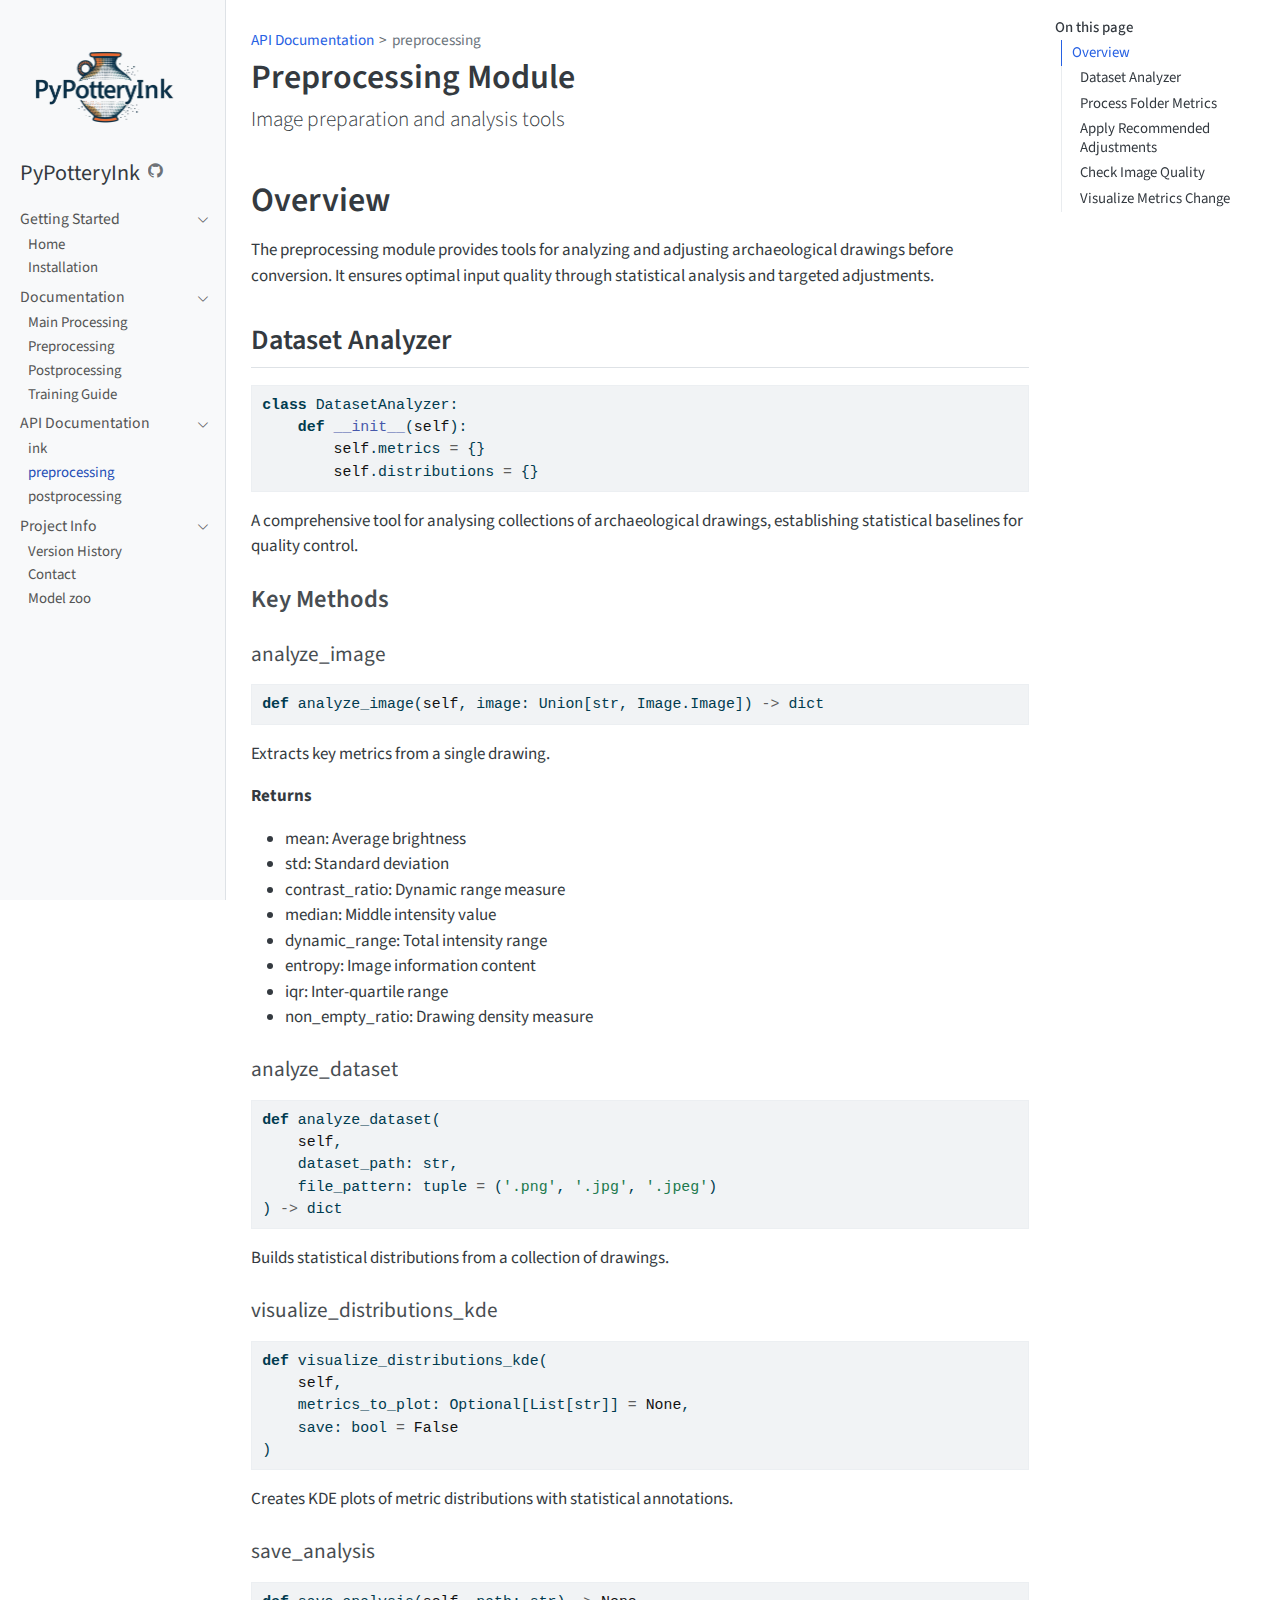
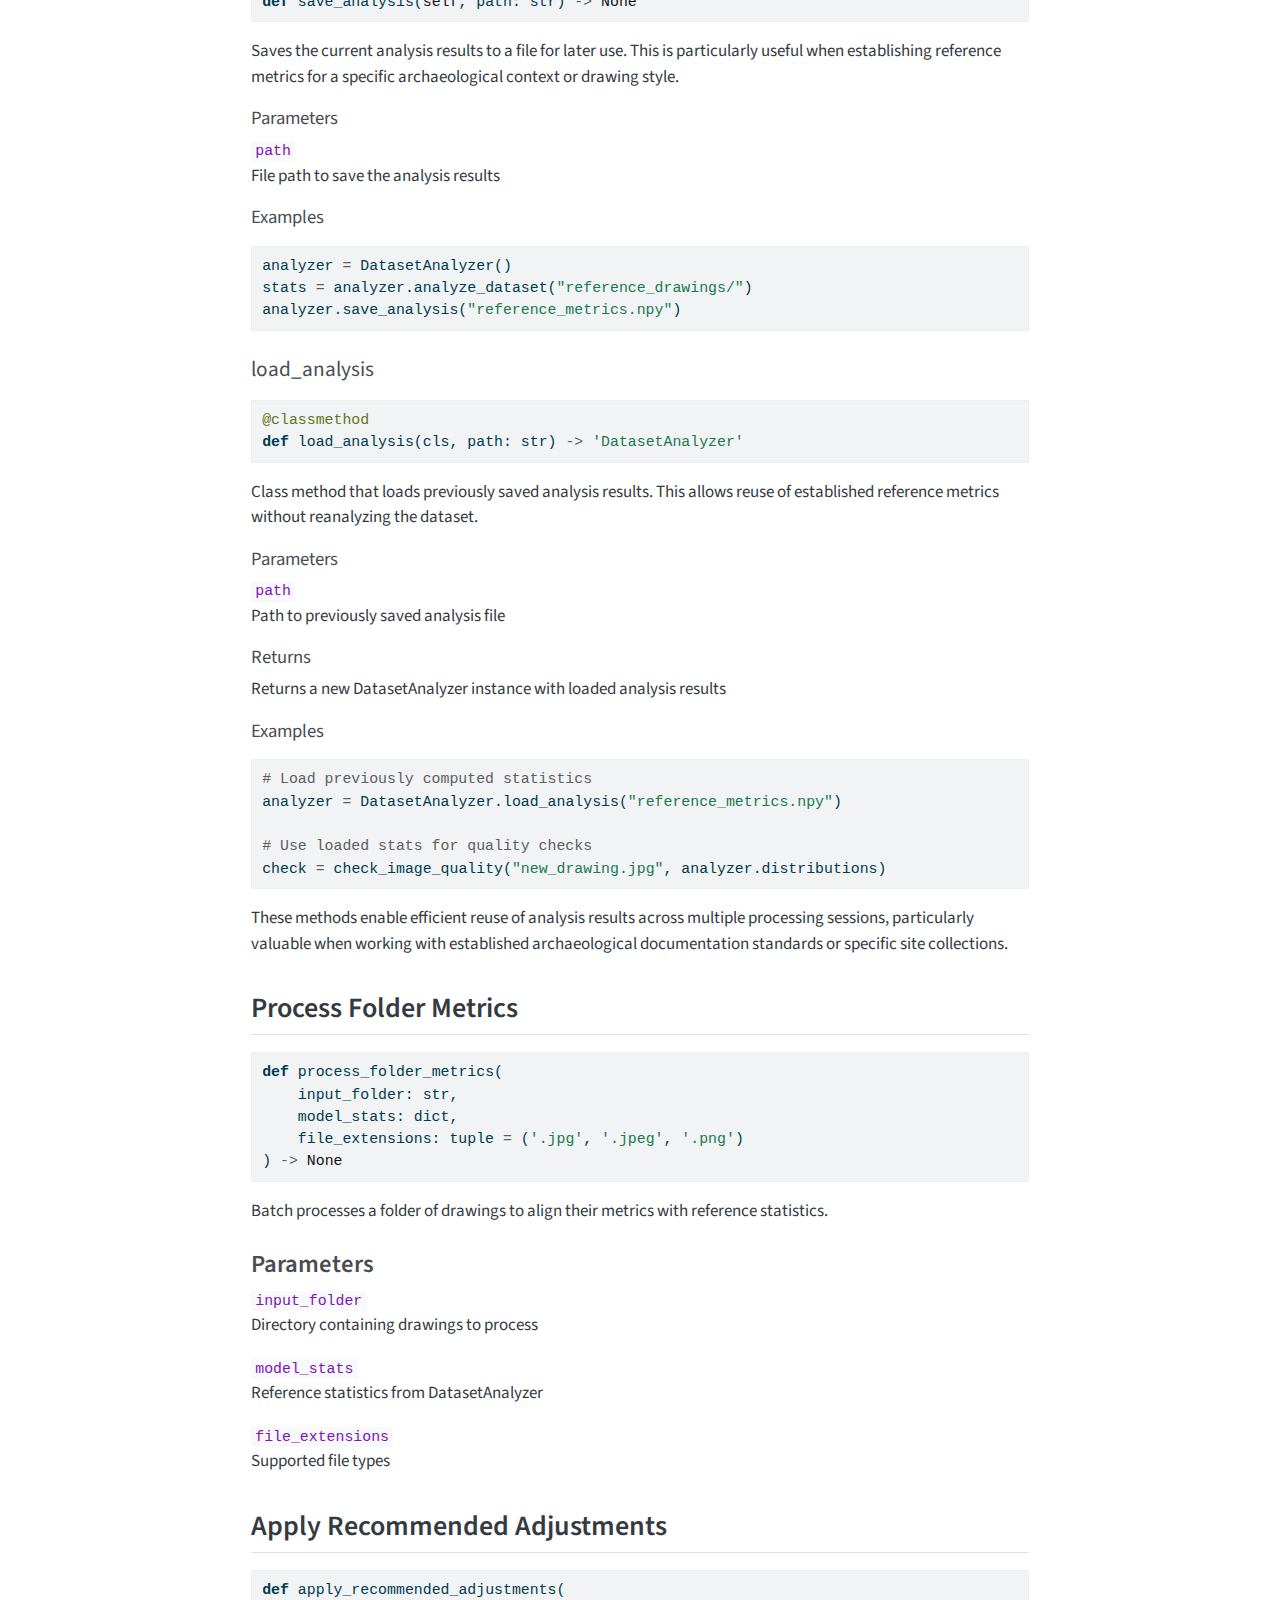
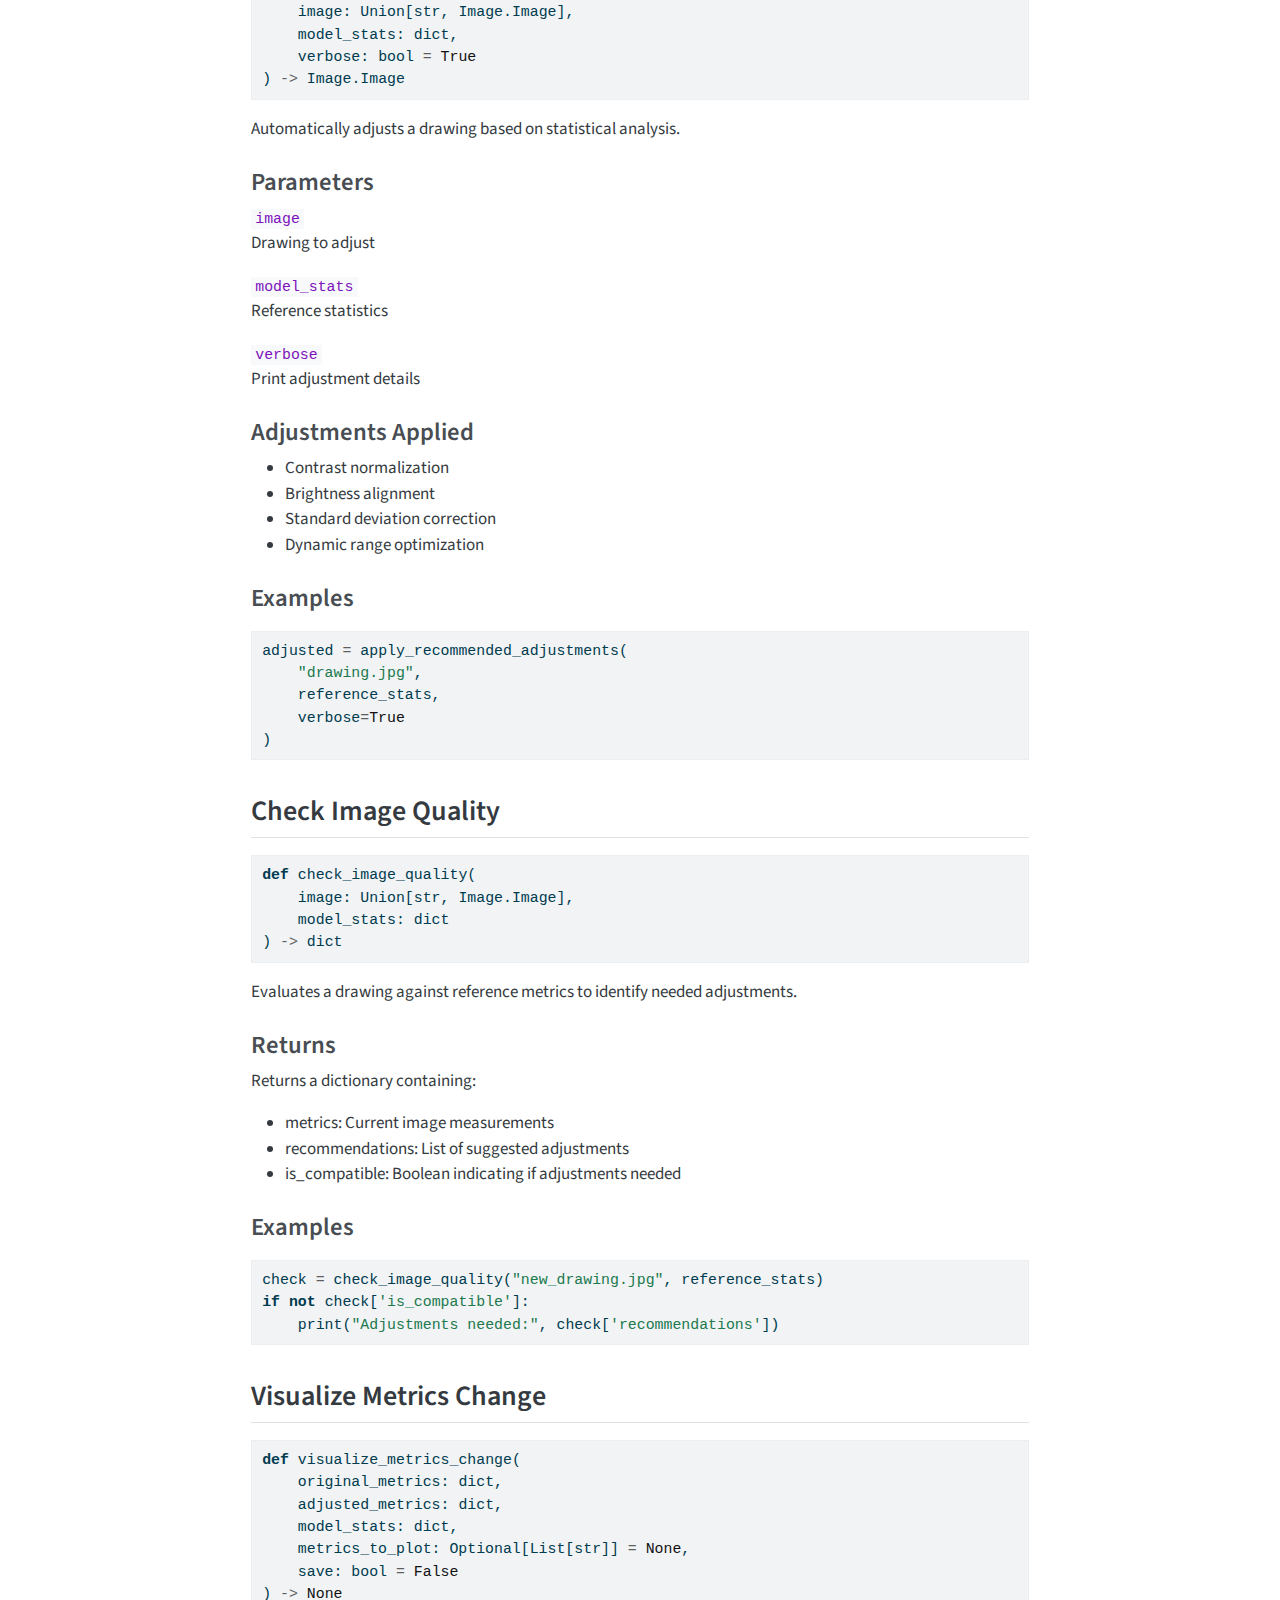
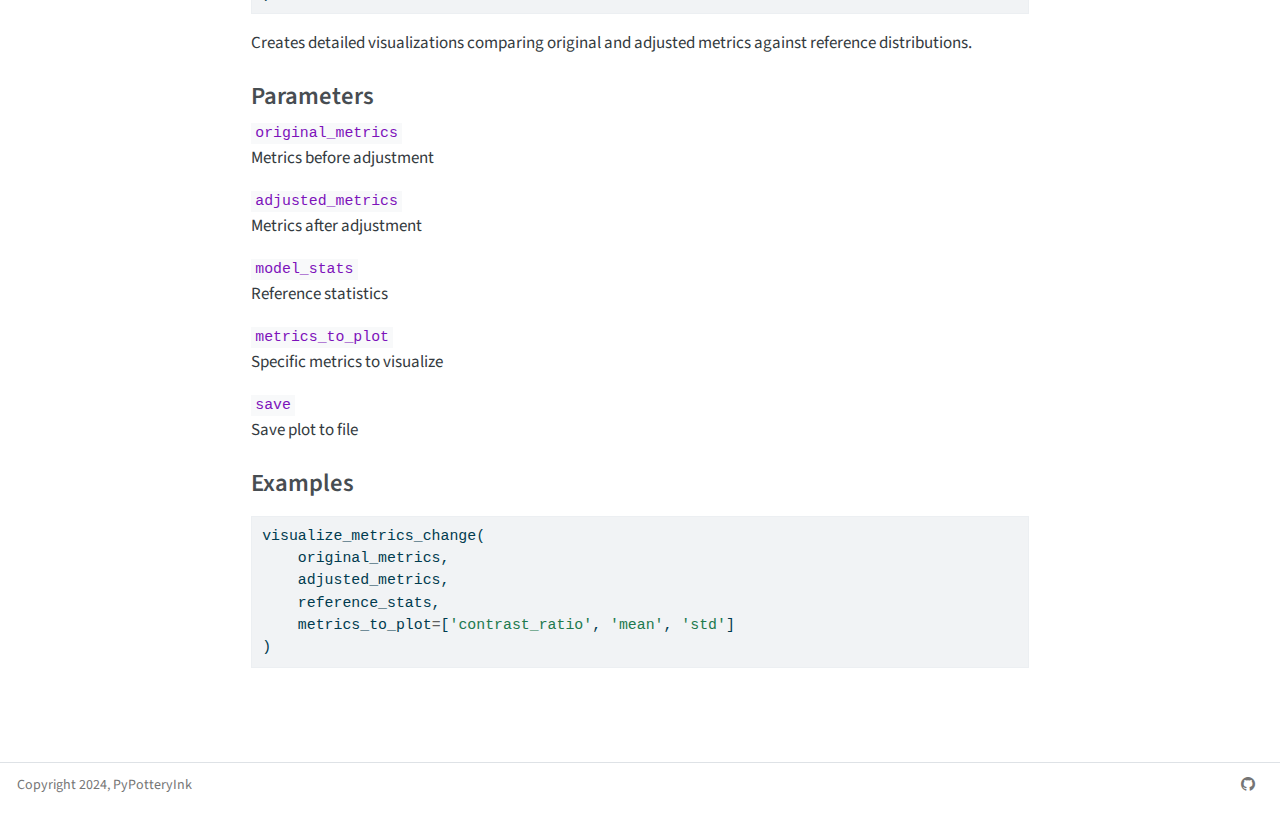
<file: docs/api_preprocessing.html>
<!DOCTYPE html>
<html xmlns="http://www.w3.org/1999/xhtml" lang="en" xml:lang="en"><head>

<meta charset="utf-8">
<meta name="generator" content="quarto-1.6.36">

<meta name="viewport" content="width=device-width, initial-scale=1.0, user-scalable=yes">


<title>Preprocessing Module – PyPotteryInk</title>
<style>
code{white-space: pre-wrap;}
span.smallcaps{font-variant: small-caps;}
div.columns{display: flex; gap: min(4vw, 1.5em);}
div.column{flex: auto; overflow-x: auto;}
div.hanging-indent{margin-left: 1.5em; text-indent: -1.5em;}
ul.task-list{list-style: none;}
ul.task-list li input[type="checkbox"] {
  width: 0.8em;
  margin: 0 0.8em 0.2em -1em; /* quarto-specific, see https://github.com/quarto-dev/quarto-cli/issues/4556 */ 
  vertical-align: middle;
}
/* CSS for syntax highlighting */
pre > code.sourceCode { white-space: pre; position: relative; }
pre > code.sourceCode > span { line-height: 1.25; }
pre > code.sourceCode > span:empty { height: 1.2em; }
.sourceCode { overflow: visible; }
code.sourceCode > span { color: inherit; text-decoration: inherit; }
div.sourceCode { margin: 1em 0; }
pre.sourceCode { margin: 0; }
@media screen {
div.sourceCode { overflow: auto; }
}
@media print {
pre > code.sourceCode { white-space: pre-wrap; }
pre > code.sourceCode > span { display: inline-block; text-indent: -5em; padding-left: 5em; }
}
pre.numberSource code
  { counter-reset: source-line 0; }
pre.numberSource code > span
  { position: relative; left: -4em; counter-increment: source-line; }
pre.numberSource code > span > a:first-child::before
  { content: counter(source-line);
    position: relative; left: -1em; text-align: right; vertical-align: baseline;
    border: none; display: inline-block;
    -webkit-touch-callout: none; -webkit-user-select: none;
    -khtml-user-select: none; -moz-user-select: none;
    -ms-user-select: none; user-select: none;
    padding: 0 4px; width: 4em;
  }
pre.numberSource { margin-left: 3em;  padding-left: 4px; }
div.sourceCode
  {   }
@media screen {
pre > code.sourceCode > span > a:first-child::before { text-decoration: underline; }
}
</style>


<script src="site_libs/quarto-nav/quarto-nav.js"></script>
<script src="site_libs/quarto-nav/headroom.min.js"></script>
<script src="site_libs/clipboard/clipboard.min.js"></script>
<script src="site_libs/quarto-search/autocomplete.umd.js"></script>
<script src="site_libs/quarto-search/fuse.min.js"></script>
<script src="site_libs/quarto-search/quarto-search.js"></script>
<meta name="quarto:offset" content="./">
<script src="site_libs/quarto-html/quarto.js"></script>
<script src="site_libs/quarto-html/popper.min.js"></script>
<script src="site_libs/quarto-html/tippy.umd.min.js"></script>
<script src="site_libs/quarto-html/anchor.min.js"></script>
<link href="site_libs/quarto-html/tippy.css" rel="stylesheet">
<link href="site_libs/quarto-html/quarto-syntax-highlighting-01c78b5cd655e4cd89133cf59d535862.css" rel="stylesheet" id="quarto-text-highlighting-styles">
<script src="site_libs/bootstrap/bootstrap.min.js"></script>
<link href="site_libs/bootstrap/bootstrap-icons.css" rel="stylesheet">
<link href="site_libs/bootstrap/bootstrap-2032ab7b8ae91ea6882f5f8c12934864.min.css" rel="stylesheet" append-hash="true" id="quarto-bootstrap" data-mode="light">
<script id="quarto-search-options" type="application/json">{
  "location": "sidebar",
  "copy-button": false,
  "collapse-after": 3,
  "panel-placement": "start",
  "type": "textbox",
  "limit": 50,
  "keyboard-shortcut": [
    "f",
    "/",
    "s"
  ],
  "show-item-context": false,
  "language": {
    "search-no-results-text": "No results",
    "search-matching-documents-text": "matching documents",
    "search-copy-link-title": "Copy link to search",
    "search-hide-matches-text": "Hide additional matches",
    "search-more-match-text": "more match in this document",
    "search-more-matches-text": "more matches in this document",
    "search-clear-button-title": "Clear",
    "search-text-placeholder": "",
    "search-detached-cancel-button-title": "Cancel",
    "search-submit-button-title": "Submit",
    "search-label": "Search"
  }
}</script>


<link rel="stylesheet" href="styles.css">
</head>

<body class="nav-sidebar docked">

<div id="quarto-search-results"></div>
  <header id="quarto-header" class="headroom fixed-top">
  <nav class="quarto-secondary-nav">
    <div class="container-fluid d-flex">
      <button type="button" class="quarto-btn-toggle btn" data-bs-toggle="collapse" role="button" data-bs-target=".quarto-sidebar-collapse-item" aria-controls="quarto-sidebar" aria-expanded="false" aria-label="Toggle sidebar navigation" onclick="if (window.quartoToggleHeadroom) { window.quartoToggleHeadroom(); }">
        <i class="bi bi-layout-text-sidebar-reverse"></i>
      </button>
        <nav class="quarto-page-breadcrumbs" aria-label="breadcrumb"><ol class="breadcrumb"><li class="breadcrumb-item"><a href="./api_ink.html">API Documentation</a></li><li class="breadcrumb-item"><a href="./api_preprocessing.html">preprocessing</a></li></ol></nav>
        <a class="flex-grow-1" role="navigation" data-bs-toggle="collapse" data-bs-target=".quarto-sidebar-collapse-item" aria-controls="quarto-sidebar" aria-expanded="false" aria-label="Toggle sidebar navigation" onclick="if (window.quartoToggleHeadroom) { window.quartoToggleHeadroom(); }">      
        </a>
    </div>
  </nav>
</header>
<!-- content -->
<div id="quarto-content" class="quarto-container page-columns page-rows-contents page-layout-article">
<!-- sidebar -->
  <nav id="quarto-sidebar" class="sidebar collapse collapse-horizontal quarto-sidebar-collapse-item sidebar-navigation docked overflow-auto">
    <div class="pt-lg-2 mt-2 text-left sidebar-header sidebar-header-stacked">
      <a href="./index.html" class="sidebar-logo-link">
      <img src="././images_docs/logo_pypotteryink.png" alt="" class="sidebar-logo py-0 d-lg-inline d-none">
      </a>
    <div class="sidebar-title mb-0 py-0">
      <a href="./">PyPotteryInk</a> 
        <div class="sidebar-tools-main">
    <a href="https://github.com/lrncrd/PyPotteryInk" title="GitHub" class="quarto-navigation-tool px-1" aria-label="GitHub"><i class="bi bi-github"></i></a>
</div>
    </div>
      </div>
    <div class="sidebar-menu-container"> 
    <ul class="list-unstyled mt-1">
        <li class="sidebar-item sidebar-item-section">
      <div class="sidebar-item-container"> 
            <a class="sidebar-item-text sidebar-link text-start" data-bs-toggle="collapse" data-bs-target="#quarto-sidebar-section-1" role="navigation" aria-expanded="true">
 <span class="menu-text">Getting Started</span></a>
          <a class="sidebar-item-toggle text-start" data-bs-toggle="collapse" data-bs-target="#quarto-sidebar-section-1" role="navigation" aria-expanded="true" aria-label="Toggle section">
            <i class="bi bi-chevron-right ms-2"></i>
          </a> 
      </div>
      <ul id="quarto-sidebar-section-1" class="collapse list-unstyled sidebar-section depth1 show">  
          <li class="sidebar-item">
  <div class="sidebar-item-container"> 
  <a href="./index.html" class="sidebar-item-text sidebar-link">
 <span class="menu-text">Home</span></a>
  </div>
</li>
          <li class="sidebar-item">
  <div class="sidebar-item-container"> 
  <a href="./installation.html" class="sidebar-item-text sidebar-link">
 <span class="menu-text">Installation</span></a>
  </div>
</li>
      </ul>
  </li>
        <li class="sidebar-item sidebar-item-section">
      <div class="sidebar-item-container"> 
            <a class="sidebar-item-text sidebar-link text-start" data-bs-toggle="collapse" data-bs-target="#quarto-sidebar-section-2" role="navigation" aria-expanded="true">
 <span class="menu-text">Documentation</span></a>
          <a class="sidebar-item-toggle text-start" data-bs-toggle="collapse" data-bs-target="#quarto-sidebar-section-2" role="navigation" aria-expanded="true" aria-label="Toggle section">
            <i class="bi bi-chevron-right ms-2"></i>
          </a> 
      </div>
      <ul id="quarto-sidebar-section-2" class="collapse list-unstyled sidebar-section depth1 show">  
          <li class="sidebar-item">
  <div class="sidebar-item-container"> 
  <a href="./docs_main.html" class="sidebar-item-text sidebar-link">
 <span class="menu-text">Main Processing</span></a>
  </div>
</li>
          <li class="sidebar-item">
  <div class="sidebar-item-container"> 
  <a href="./docs_preprocessing.html" class="sidebar-item-text sidebar-link">
 <span class="menu-text">Preprocessing</span></a>
  </div>
</li>
          <li class="sidebar-item">
  <div class="sidebar-item-container"> 
  <a href="./docs_postprocessing.html" class="sidebar-item-text sidebar-link">
 <span class="menu-text">Postprocessing</span></a>
  </div>
</li>
          <li class="sidebar-item">
  <div class="sidebar-item-container"> 
  <a href="./training.html" class="sidebar-item-text sidebar-link">
 <span class="menu-text">Training Guide</span></a>
  </div>
</li>
      </ul>
  </li>
        <li class="sidebar-item sidebar-item-section">
      <div class="sidebar-item-container"> 
            <a class="sidebar-item-text sidebar-link text-start" data-bs-toggle="collapse" data-bs-target="#quarto-sidebar-section-3" role="navigation" aria-expanded="true">
 <span class="menu-text">API Documentation</span></a>
          <a class="sidebar-item-toggle text-start" data-bs-toggle="collapse" data-bs-target="#quarto-sidebar-section-3" role="navigation" aria-expanded="true" aria-label="Toggle section">
            <i class="bi bi-chevron-right ms-2"></i>
          </a> 
      </div>
      <ul id="quarto-sidebar-section-3" class="collapse list-unstyled sidebar-section depth1 show">  
          <li class="sidebar-item">
  <div class="sidebar-item-container"> 
  <a href="./api_ink.html" class="sidebar-item-text sidebar-link">
 <span class="menu-text">ink</span></a>
  </div>
</li>
          <li class="sidebar-item">
  <div class="sidebar-item-container"> 
  <a href="./api_preprocessing.html" class="sidebar-item-text sidebar-link active">
 <span class="menu-text">preprocessing</span></a>
  </div>
</li>
          <li class="sidebar-item">
  <div class="sidebar-item-container"> 
  <a href="./api_postprocessing.html" class="sidebar-item-text sidebar-link">
 <span class="menu-text">postprocessing</span></a>
  </div>
</li>
      </ul>
  </li>
        <li class="sidebar-item sidebar-item-section">
      <div class="sidebar-item-container"> 
            <a class="sidebar-item-text sidebar-link text-start" data-bs-toggle="collapse" data-bs-target="#quarto-sidebar-section-4" role="navigation" aria-expanded="true">
 <span class="menu-text">Project Info</span></a>
          <a class="sidebar-item-toggle text-start" data-bs-toggle="collapse" data-bs-target="#quarto-sidebar-section-4" role="navigation" aria-expanded="true" aria-label="Toggle section">
            <i class="bi bi-chevron-right ms-2"></i>
          </a> 
      </div>
      <ul id="quarto-sidebar-section-4" class="collapse list-unstyled sidebar-section depth1 show">  
          <li class="sidebar-item">
  <div class="sidebar-item-container"> 
  <a href="./version_history.html" class="sidebar-item-text sidebar-link">
 <span class="menu-text">Version History</span></a>
  </div>
</li>
          <li class="sidebar-item">
  <div class="sidebar-item-container"> 
  <a href="./contact.html" class="sidebar-item-text sidebar-link">
 <span class="menu-text">Contact</span></a>
  </div>
</li>
          <li class="sidebar-item">
  <div class="sidebar-item-container"> 
  <a href="./models_zoo.html" class="sidebar-item-text sidebar-link">
 <span class="menu-text">Model zoo</span></a>
  </div>
</li>
      </ul>
  </li>
    </ul>
    </div>
</nav>
<div id="quarto-sidebar-glass" class="quarto-sidebar-collapse-item" data-bs-toggle="collapse" data-bs-target=".quarto-sidebar-collapse-item"></div>
<!-- margin-sidebar -->
    <div id="quarto-margin-sidebar" class="sidebar margin-sidebar">
        <nav id="TOC" role="doc-toc" class="toc-active">
    <h2 id="toc-title">On this page</h2>
   
  <ul>
  <li><a href="#overview" id="toc-overview" class="nav-link active" data-scroll-target="#overview">Overview</a>
  <ul class="collapse">
  <li><a href="#dataset-analyzer" id="toc-dataset-analyzer" class="nav-link" data-scroll-target="#dataset-analyzer">Dataset Analyzer</a>
  <ul class="collapse">
  <li><a href="#key-methods" id="toc-key-methods" class="nav-link" data-scroll-target="#key-methods">Key Methods</a></li>
  </ul></li>
  <li><a href="#process-folder-metrics" id="toc-process-folder-metrics" class="nav-link" data-scroll-target="#process-folder-metrics">Process Folder Metrics</a>
  <ul class="collapse">
  <li><a href="#parameters-2" id="toc-parameters-2" class="nav-link" data-scroll-target="#parameters-2">Parameters</a></li>
  </ul></li>
  <li><a href="#apply-recommended-adjustments" id="toc-apply-recommended-adjustments" class="nav-link" data-scroll-target="#apply-recommended-adjustments">Apply Recommended Adjustments</a>
  <ul class="collapse">
  <li><a href="#parameters-3" id="toc-parameters-3" class="nav-link" data-scroll-target="#parameters-3">Parameters</a></li>
  <li><a href="#adjustments-applied" id="toc-adjustments-applied" class="nav-link" data-scroll-target="#adjustments-applied">Adjustments Applied</a></li>
  <li><a href="#examples-2" id="toc-examples-2" class="nav-link" data-scroll-target="#examples-2">Examples</a></li>
  </ul></li>
  <li><a href="#check-image-quality" id="toc-check-image-quality" class="nav-link" data-scroll-target="#check-image-quality">Check Image Quality</a>
  <ul class="collapse">
  <li><a href="#returns-1" id="toc-returns-1" class="nav-link" data-scroll-target="#returns-1">Returns</a></li>
  <li><a href="#examples-3" id="toc-examples-3" class="nav-link" data-scroll-target="#examples-3">Examples</a></li>
  </ul></li>
  <li><a href="#visualize-metrics-change" id="toc-visualize-metrics-change" class="nav-link" data-scroll-target="#visualize-metrics-change">Visualize Metrics Change</a>
  <ul class="collapse">
  <li><a href="#parameters-4" id="toc-parameters-4" class="nav-link" data-scroll-target="#parameters-4">Parameters</a></li>
  <li><a href="#examples-4" id="toc-examples-4" class="nav-link" data-scroll-target="#examples-4">Examples</a></li>
  </ul></li>
  </ul></li>
  </ul>
</nav>
    </div>
<!-- main -->
<main class="content" id="quarto-document-content">

<header id="title-block-header" class="quarto-title-block default"><nav class="quarto-page-breadcrumbs quarto-title-breadcrumbs d-none d-lg-block" aria-label="breadcrumb"><ol class="breadcrumb"><li class="breadcrumb-item"><a href="./api_ink.html">API Documentation</a></li><li class="breadcrumb-item"><a href="./api_preprocessing.html">preprocessing</a></li></ol></nav>
<div class="quarto-title">
<h1 class="title">Preprocessing Module</h1>
<p class="subtitle lead">Image preparation and analysis tools</p>
</div>



<div class="quarto-title-meta">

    
  
    
  </div>
  


</header>


<section id="overview" class="level1">
<h1>Overview</h1>
<p>The preprocessing module provides tools for analyzing and adjusting archaeological drawings before conversion. It ensures optimal input quality through statistical analysis and targeted adjustments.</p>
<section id="dataset-analyzer" class="level2 class-title">
<h2 class="class-title anchored" data-anchor-id="dataset-analyzer">Dataset Analyzer</h2>
<div class="sourceCode" id="cb1"><pre class="sourceCode python code-with-copy"><code class="sourceCode python"><span id="cb1-1"><a href="#cb1-1" aria-hidden="true" tabindex="-1"></a><span class="kw">class</span> DatasetAnalyzer:</span>
<span id="cb1-2"><a href="#cb1-2" aria-hidden="true" tabindex="-1"></a>    <span class="kw">def</span> <span class="fu">__init__</span>(<span class="va">self</span>):</span>
<span id="cb1-3"><a href="#cb1-3" aria-hidden="true" tabindex="-1"></a>        <span class="va">self</span>.metrics <span class="op">=</span> {}</span>
<span id="cb1-4"><a href="#cb1-4" aria-hidden="true" tabindex="-1"></a>        <span class="va">self</span>.distributions <span class="op">=</span> {}</span></code><button title="Copy to Clipboard" class="code-copy-button"><i class="bi"></i></button></pre></div>
<p>A comprehensive tool for analysing collections of archaeological drawings, establishing statistical baselines for quality control.</p>
<section id="key-methods" class="level3">
<h3 class="anchored" data-anchor-id="key-methods">Key Methods</h3>
<section id="analyze_image" class="level4 method-title">
<h4 class="method-title anchored" data-anchor-id="analyze_image">analyze_image</h4>
<div class="sourceCode" id="cb2"><pre class="sourceCode python code-with-copy"><code class="sourceCode python"><span id="cb2-1"><a href="#cb2-1" aria-hidden="true" tabindex="-1"></a><span class="kw">def</span> analyze_image(<span class="va">self</span>, image: Union[<span class="bu">str</span>, Image.Image]) <span class="op">-&gt;</span> <span class="bu">dict</span></span></code><button title="Copy to Clipboard" class="code-copy-button"><i class="bi"></i></button></pre></div>
<p>Extracts key metrics from a single drawing.</p>
<p><strong>Returns</strong></p>
<ul>
<li>mean: Average brightness</li>
<li>std: Standard deviation</li>
<li>contrast_ratio: Dynamic range measure</li>
<li>median: Middle intensity value</li>
<li>dynamic_range: Total intensity range</li>
<li>entropy: Image information content</li>
<li>iqr: Inter-quartile range</li>
<li>non_empty_ratio: Drawing density measure</li>
</ul>
</section>
<section id="analyze_dataset" class="level4 method-title">
<h4 class="method-title anchored" data-anchor-id="analyze_dataset">analyze_dataset</h4>
<div class="sourceCode" id="cb3"><pre class="sourceCode python code-with-copy"><code class="sourceCode python"><span id="cb3-1"><a href="#cb3-1" aria-hidden="true" tabindex="-1"></a><span class="kw">def</span> analyze_dataset(</span>
<span id="cb3-2"><a href="#cb3-2" aria-hidden="true" tabindex="-1"></a>    <span class="va">self</span>, </span>
<span id="cb3-3"><a href="#cb3-3" aria-hidden="true" tabindex="-1"></a>    dataset_path: <span class="bu">str</span>,</span>
<span id="cb3-4"><a href="#cb3-4" aria-hidden="true" tabindex="-1"></a>    file_pattern: <span class="bu">tuple</span> <span class="op">=</span> (<span class="st">'.png'</span>, <span class="st">'.jpg'</span>, <span class="st">'.jpeg'</span>)</span>
<span id="cb3-5"><a href="#cb3-5" aria-hidden="true" tabindex="-1"></a>) <span class="op">-&gt;</span> <span class="bu">dict</span></span></code><button title="Copy to Clipboard" class="code-copy-button"><i class="bi"></i></button></pre></div>
<p>Builds statistical distributions from a collection of drawings.</p>
</section>
<section id="visualize_distributions_kde" class="level4 method-title">
<h4 class="method-title anchored" data-anchor-id="visualize_distributions_kde">visualize_distributions_kde</h4>
<div class="sourceCode" id="cb4"><pre class="sourceCode python code-with-copy"><code class="sourceCode python"><span id="cb4-1"><a href="#cb4-1" aria-hidden="true" tabindex="-1"></a><span class="kw">def</span> visualize_distributions_kde(</span>
<span id="cb4-2"><a href="#cb4-2" aria-hidden="true" tabindex="-1"></a>    <span class="va">self</span>,</span>
<span id="cb4-3"><a href="#cb4-3" aria-hidden="true" tabindex="-1"></a>    metrics_to_plot: Optional[List[<span class="bu">str</span>]] <span class="op">=</span> <span class="va">None</span>,</span>
<span id="cb4-4"><a href="#cb4-4" aria-hidden="true" tabindex="-1"></a>    save: <span class="bu">bool</span> <span class="op">=</span> <span class="va">False</span></span>
<span id="cb4-5"><a href="#cb4-5" aria-hidden="true" tabindex="-1"></a>)</span></code><button title="Copy to Clipboard" class="code-copy-button"><i class="bi"></i></button></pre></div>
<p>Creates KDE plots of metric distributions with statistical annotations.</p>
</section>
<section id="save_analysis" class="level4 method-title">
<h4 class="method-title anchored" data-anchor-id="save_analysis">save_analysis</h4>
<div class="sourceCode" id="cb5"><pre class="sourceCode python code-with-copy"><code class="sourceCode python"><span id="cb5-1"><a href="#cb5-1" aria-hidden="true" tabindex="-1"></a><span class="kw">def</span> save_analysis(<span class="va">self</span>, path: <span class="bu">str</span>) <span class="op">-&gt;</span> <span class="va">None</span></span></code><button title="Copy to Clipboard" class="code-copy-button"><i class="bi"></i></button></pre></div>
<p>Saves the current analysis results to a file for later use. This is particularly useful when establishing reference metrics for a specific archaeological context or drawing style.</p>
<section id="parameters" class="level5">
<h5 class="anchored" data-anchor-id="parameters">Parameters</h5>
<dl>
<dt><code>path</code></dt>
<dd>
<p>File path to save the analysis results</p>
</dd>
</dl>
</section>
<section id="examples" class="level5">
<h5 class="anchored" data-anchor-id="examples">Examples</h5>
<div class="sourceCode" id="cb6"><pre class="sourceCode python code-with-copy"><code class="sourceCode python"><span id="cb6-1"><a href="#cb6-1" aria-hidden="true" tabindex="-1"></a>analyzer <span class="op">=</span> DatasetAnalyzer()</span>
<span id="cb6-2"><a href="#cb6-2" aria-hidden="true" tabindex="-1"></a>stats <span class="op">=</span> analyzer.analyze_dataset(<span class="st">"reference_drawings/"</span>)</span>
<span id="cb6-3"><a href="#cb6-3" aria-hidden="true" tabindex="-1"></a>analyzer.save_analysis(<span class="st">"reference_metrics.npy"</span>)</span></code><button title="Copy to Clipboard" class="code-copy-button"><i class="bi"></i></button></pre></div>
</section>
</section>
<section id="load_analysis" class="level4 method-title">
<h4 class="method-title anchored" data-anchor-id="load_analysis">load_analysis</h4>
<div class="sourceCode" id="cb7"><pre class="sourceCode python code-with-copy"><code class="sourceCode python"><span id="cb7-1"><a href="#cb7-1" aria-hidden="true" tabindex="-1"></a><span class="at">@classmethod</span></span>
<span id="cb7-2"><a href="#cb7-2" aria-hidden="true" tabindex="-1"></a><span class="kw">def</span> load_analysis(cls, path: <span class="bu">str</span>) <span class="op">-&gt;</span> <span class="st">'DatasetAnalyzer'</span></span></code><button title="Copy to Clipboard" class="code-copy-button"><i class="bi"></i></button></pre></div>
<p>Class method that loads previously saved analysis results. This allows reuse of established reference metrics without reanalyzing the dataset.</p>
<section id="parameters-1" class="level5">
<h5 class="anchored" data-anchor-id="parameters-1">Parameters</h5>
<dl>
<dt><code>path</code></dt>
<dd>
<p>Path to previously saved analysis file</p>
</dd>
</dl>
</section>
<section id="returns" class="level5">
<h5 class="anchored" data-anchor-id="returns">Returns</h5>
<p>Returns a new DatasetAnalyzer instance with loaded analysis results</p>
</section>
<section id="examples-1" class="level5">
<h5 class="anchored" data-anchor-id="examples-1">Examples</h5>
<div class="sourceCode" id="cb8"><pre class="sourceCode python code-with-copy"><code class="sourceCode python"><span id="cb8-1"><a href="#cb8-1" aria-hidden="true" tabindex="-1"></a><span class="co"># Load previously computed statistics</span></span>
<span id="cb8-2"><a href="#cb8-2" aria-hidden="true" tabindex="-1"></a>analyzer <span class="op">=</span> DatasetAnalyzer.load_analysis(<span class="st">"reference_metrics.npy"</span>)</span>
<span id="cb8-3"><a href="#cb8-3" aria-hidden="true" tabindex="-1"></a></span>
<span id="cb8-4"><a href="#cb8-4" aria-hidden="true" tabindex="-1"></a><span class="co"># Use loaded stats for quality checks</span></span>
<span id="cb8-5"><a href="#cb8-5" aria-hidden="true" tabindex="-1"></a>check <span class="op">=</span> check_image_quality(<span class="st">"new_drawing.jpg"</span>, analyzer.distributions)</span></code><button title="Copy to Clipboard" class="code-copy-button"><i class="bi"></i></button></pre></div>
<p>These methods enable efficient reuse of analysis results across multiple processing sessions, particularly valuable when working with established archaeological documentation standards or specific site collections.</p>
</section>
</section>
</section>
</section>
<section id="process-folder-metrics" class="level2 function-title">
<h2 class="function-title anchored" data-anchor-id="process-folder-metrics">Process Folder Metrics</h2>
<div class="sourceCode" id="cb9"><pre class="sourceCode python code-with-copy"><code class="sourceCode python"><span id="cb9-1"><a href="#cb9-1" aria-hidden="true" tabindex="-1"></a><span class="kw">def</span> process_folder_metrics(</span>
<span id="cb9-2"><a href="#cb9-2" aria-hidden="true" tabindex="-1"></a>    input_folder: <span class="bu">str</span>,</span>
<span id="cb9-3"><a href="#cb9-3" aria-hidden="true" tabindex="-1"></a>    model_stats: <span class="bu">dict</span>,</span>
<span id="cb9-4"><a href="#cb9-4" aria-hidden="true" tabindex="-1"></a>    file_extensions: <span class="bu">tuple</span> <span class="op">=</span> (<span class="st">'.jpg'</span>, <span class="st">'.jpeg'</span>, <span class="st">'.png'</span>)</span>
<span id="cb9-5"><a href="#cb9-5" aria-hidden="true" tabindex="-1"></a>) <span class="op">-&gt;</span> <span class="va">None</span></span></code><button title="Copy to Clipboard" class="code-copy-button"><i class="bi"></i></button></pre></div>
<p>Batch processes a folder of drawings to align their metrics with reference statistics.</p>
<section id="parameters-2" class="level3">
<h3 class="anchored" data-anchor-id="parameters-2">Parameters</h3>
<dl>
<dt><code>input_folder</code></dt>
<dd>
<p>Directory containing drawings to process</p>
</dd>
<dt><code>model_stats</code></dt>
<dd>
<p>Reference statistics from DatasetAnalyzer</p>
</dd>
<dt><code>file_extensions</code></dt>
<dd>
<p>Supported file types</p>
</dd>
</dl>
</section>
</section>
<section id="apply-recommended-adjustments" class="level2 function-title">
<h2 class="function-title anchored" data-anchor-id="apply-recommended-adjustments">Apply Recommended Adjustments</h2>
<div class="sourceCode" id="cb10"><pre class="sourceCode python code-with-copy"><code class="sourceCode python"><span id="cb10-1"><a href="#cb10-1" aria-hidden="true" tabindex="-1"></a><span class="kw">def</span> apply_recommended_adjustments(</span>
<span id="cb10-2"><a href="#cb10-2" aria-hidden="true" tabindex="-1"></a>    image: Union[<span class="bu">str</span>, Image.Image],</span>
<span id="cb10-3"><a href="#cb10-3" aria-hidden="true" tabindex="-1"></a>    model_stats: <span class="bu">dict</span>,</span>
<span id="cb10-4"><a href="#cb10-4" aria-hidden="true" tabindex="-1"></a>    verbose: <span class="bu">bool</span> <span class="op">=</span> <span class="va">True</span></span>
<span id="cb10-5"><a href="#cb10-5" aria-hidden="true" tabindex="-1"></a>) <span class="op">-&gt;</span> Image.Image</span></code><button title="Copy to Clipboard" class="code-copy-button"><i class="bi"></i></button></pre></div>
<p>Automatically adjusts a drawing based on statistical analysis.</p>
<section id="parameters-3" class="level3">
<h3 class="anchored" data-anchor-id="parameters-3">Parameters</h3>
<dl>
<dt><code>image</code></dt>
<dd>
<p>Drawing to adjust</p>
</dd>
<dt><code>model_stats</code></dt>
<dd>
<p>Reference statistics</p>
</dd>
<dt><code>verbose</code></dt>
<dd>
<p>Print adjustment details</p>
</dd>
</dl>
</section>
<section id="adjustments-applied" class="level3">
<h3 class="anchored" data-anchor-id="adjustments-applied">Adjustments Applied</h3>
<ul>
<li>Contrast normalization</li>
<li>Brightness alignment</li>
<li>Standard deviation correction</li>
<li>Dynamic range optimization</li>
</ul>
</section>
<section id="examples-2" class="level3">
<h3 class="anchored" data-anchor-id="examples-2">Examples</h3>
<div class="sourceCode" id="cb11"><pre class="sourceCode python code-with-copy"><code class="sourceCode python"><span id="cb11-1"><a href="#cb11-1" aria-hidden="true" tabindex="-1"></a>adjusted <span class="op">=</span> apply_recommended_adjustments(</span>
<span id="cb11-2"><a href="#cb11-2" aria-hidden="true" tabindex="-1"></a>    <span class="st">"drawing.jpg"</span>,</span>
<span id="cb11-3"><a href="#cb11-3" aria-hidden="true" tabindex="-1"></a>    reference_stats,</span>
<span id="cb11-4"><a href="#cb11-4" aria-hidden="true" tabindex="-1"></a>    verbose<span class="op">=</span><span class="va">True</span></span>
<span id="cb11-5"><a href="#cb11-5" aria-hidden="true" tabindex="-1"></a>)</span></code><button title="Copy to Clipboard" class="code-copy-button"><i class="bi"></i></button></pre></div>
</section>
</section>
<section id="check-image-quality" class="level2 function-title">
<h2 class="function-title anchored" data-anchor-id="check-image-quality">Check Image Quality</h2>
<div class="sourceCode" id="cb12"><pre class="sourceCode python code-with-copy"><code class="sourceCode python"><span id="cb12-1"><a href="#cb12-1" aria-hidden="true" tabindex="-1"></a><span class="kw">def</span> check_image_quality(</span>
<span id="cb12-2"><a href="#cb12-2" aria-hidden="true" tabindex="-1"></a>    image: Union[<span class="bu">str</span>, Image.Image],</span>
<span id="cb12-3"><a href="#cb12-3" aria-hidden="true" tabindex="-1"></a>    model_stats: <span class="bu">dict</span></span>
<span id="cb12-4"><a href="#cb12-4" aria-hidden="true" tabindex="-1"></a>) <span class="op">-&gt;</span> <span class="bu">dict</span></span></code><button title="Copy to Clipboard" class="code-copy-button"><i class="bi"></i></button></pre></div>
<p>Evaluates a drawing against reference metrics to identify needed adjustments.</p>
<section id="returns-1" class="level3">
<h3 class="anchored" data-anchor-id="returns-1">Returns</h3>
<p>Returns a dictionary containing:</p>
<ul>
<li>metrics: Current image measurements</li>
<li>recommendations: List of suggested adjustments</li>
<li>is_compatible: Boolean indicating if adjustments needed</li>
</ul>
</section>
<section id="examples-3" class="level3">
<h3 class="anchored" data-anchor-id="examples-3">Examples</h3>
<div class="sourceCode" id="cb13"><pre class="sourceCode python code-with-copy"><code class="sourceCode python"><span id="cb13-1"><a href="#cb13-1" aria-hidden="true" tabindex="-1"></a>check <span class="op">=</span> check_image_quality(<span class="st">"new_drawing.jpg"</span>, reference_stats)</span>
<span id="cb13-2"><a href="#cb13-2" aria-hidden="true" tabindex="-1"></a><span class="cf">if</span> <span class="kw">not</span> check[<span class="st">'is_compatible'</span>]:</span>
<span id="cb13-3"><a href="#cb13-3" aria-hidden="true" tabindex="-1"></a>    <span class="bu">print</span>(<span class="st">"Adjustments needed:"</span>, check[<span class="st">'recommendations'</span>])</span></code><button title="Copy to Clipboard" class="code-copy-button"><i class="bi"></i></button></pre></div>
</section>
</section>
<section id="visualize-metrics-change" class="level2 function-title">
<h2 class="function-title anchored" data-anchor-id="visualize-metrics-change">Visualize Metrics Change</h2>
<div class="sourceCode" id="cb14"><pre class="sourceCode python code-with-copy"><code class="sourceCode python"><span id="cb14-1"><a href="#cb14-1" aria-hidden="true" tabindex="-1"></a><span class="kw">def</span> visualize_metrics_change(</span>
<span id="cb14-2"><a href="#cb14-2" aria-hidden="true" tabindex="-1"></a>    original_metrics: <span class="bu">dict</span>,</span>
<span id="cb14-3"><a href="#cb14-3" aria-hidden="true" tabindex="-1"></a>    adjusted_metrics: <span class="bu">dict</span>,</span>
<span id="cb14-4"><a href="#cb14-4" aria-hidden="true" tabindex="-1"></a>    model_stats: <span class="bu">dict</span>,</span>
<span id="cb14-5"><a href="#cb14-5" aria-hidden="true" tabindex="-1"></a>    metrics_to_plot: Optional[List[<span class="bu">str</span>]] <span class="op">=</span> <span class="va">None</span>,</span>
<span id="cb14-6"><a href="#cb14-6" aria-hidden="true" tabindex="-1"></a>    save: <span class="bu">bool</span> <span class="op">=</span> <span class="va">False</span></span>
<span id="cb14-7"><a href="#cb14-7" aria-hidden="true" tabindex="-1"></a>) <span class="op">-&gt;</span> <span class="va">None</span></span></code><button title="Copy to Clipboard" class="code-copy-button"><i class="bi"></i></button></pre></div>
<p>Creates detailed visualizations comparing original and adjusted metrics against reference distributions.</p>
<section id="parameters-4" class="level3">
<h3 class="anchored" data-anchor-id="parameters-4">Parameters</h3>
<dl>
<dt><code>original_metrics</code></dt>
<dd>
<p>Metrics before adjustment</p>
</dd>
<dt><code>adjusted_metrics</code></dt>
<dd>
<p>Metrics after adjustment</p>
</dd>
<dt><code>model_stats</code></dt>
<dd>
<p>Reference statistics</p>
</dd>
<dt><code>metrics_to_plot</code></dt>
<dd>
<p>Specific metrics to visualize</p>
</dd>
<dt><code>save</code></dt>
<dd>
<p>Save plot to file</p>
</dd>
</dl>
</section>
<section id="examples-4" class="level3">
<h3 class="anchored" data-anchor-id="examples-4">Examples</h3>
<div class="sourceCode" id="cb15"><pre class="sourceCode python code-with-copy"><code class="sourceCode python"><span id="cb15-1"><a href="#cb15-1" aria-hidden="true" tabindex="-1"></a>visualize_metrics_change(</span>
<span id="cb15-2"><a href="#cb15-2" aria-hidden="true" tabindex="-1"></a>    original_metrics,</span>
<span id="cb15-3"><a href="#cb15-3" aria-hidden="true" tabindex="-1"></a>    adjusted_metrics,</span>
<span id="cb15-4"><a href="#cb15-4" aria-hidden="true" tabindex="-1"></a>    reference_stats,</span>
<span id="cb15-5"><a href="#cb15-5" aria-hidden="true" tabindex="-1"></a>    metrics_to_plot<span class="op">=</span>[<span class="st">'contrast_ratio'</span>, <span class="st">'mean'</span>, <span class="st">'std'</span>]</span>
<span id="cb15-6"><a href="#cb15-6" aria-hidden="true" tabindex="-1"></a>)</span></code><button title="Copy to Clipboard" class="code-copy-button"><i class="bi"></i></button></pre></div>


</section>
</section>
</section>

</main> <!-- /main -->
<script id="quarto-html-after-body" type="application/javascript">
window.document.addEventListener("DOMContentLoaded", function (event) {
  const toggleBodyColorMode = (bsSheetEl) => {
    const mode = bsSheetEl.getAttribute("data-mode");
    const bodyEl = window.document.querySelector("body");
    if (mode === "dark") {
      bodyEl.classList.add("quarto-dark");
      bodyEl.classList.remove("quarto-light");
    } else {
      bodyEl.classList.add("quarto-light");
      bodyEl.classList.remove("quarto-dark");
    }
  }
  const toggleBodyColorPrimary = () => {
    const bsSheetEl = window.document.querySelector("link#quarto-bootstrap");
    if (bsSheetEl) {
      toggleBodyColorMode(bsSheetEl);
    }
  }
  toggleBodyColorPrimary();  
  const icon = "";
  const anchorJS = new window.AnchorJS();
  anchorJS.options = {
    placement: 'right',
    icon: icon
  };
  anchorJS.add('.anchored');
  const isCodeAnnotation = (el) => {
    for (const clz of el.classList) {
      if (clz.startsWith('code-annotation-')) {                     
        return true;
      }
    }
    return false;
  }
  const onCopySuccess = function(e) {
    // button target
    const button = e.trigger;
    // don't keep focus
    button.blur();
    // flash "checked"
    button.classList.add('code-copy-button-checked');
    var currentTitle = button.getAttribute("title");
    button.setAttribute("title", "Copied!");
    let tooltip;
    if (window.bootstrap) {
      button.setAttribute("data-bs-toggle", "tooltip");
      button.setAttribute("data-bs-placement", "left");
      button.setAttribute("data-bs-title", "Copied!");
      tooltip = new bootstrap.Tooltip(button, 
        { trigger: "manual", 
          customClass: "code-copy-button-tooltip",
          offset: [0, -8]});
      tooltip.show();    
    }
    setTimeout(function() {
      if (tooltip) {
        tooltip.hide();
        button.removeAttribute("data-bs-title");
        button.removeAttribute("data-bs-toggle");
        button.removeAttribute("data-bs-placement");
      }
      button.setAttribute("title", currentTitle);
      button.classList.remove('code-copy-button-checked');
    }, 1000);
    // clear code selection
    e.clearSelection();
  }
  const getTextToCopy = function(trigger) {
      const codeEl = trigger.previousElementSibling.cloneNode(true);
      for (const childEl of codeEl.children) {
        if (isCodeAnnotation(childEl)) {
          childEl.remove();
        }
      }
      return codeEl.innerText;
  }
  const clipboard = new window.ClipboardJS('.code-copy-button:not([data-in-quarto-modal])', {
    text: getTextToCopy
  });
  clipboard.on('success', onCopySuccess);
  if (window.document.getElementById('quarto-embedded-source-code-modal')) {
    const clipboardModal = new window.ClipboardJS('.code-copy-button[data-in-quarto-modal]', {
      text: getTextToCopy,
      container: window.document.getElementById('quarto-embedded-source-code-modal')
    });
    clipboardModal.on('success', onCopySuccess);
  }
    var localhostRegex = new RegExp(/^(?:http|https):\/\/localhost\:?[0-9]*\//);
    var mailtoRegex = new RegExp(/^mailto:/);
      var filterRegex = new RegExp('/' + window.location.host + '/');
    var isInternal = (href) => {
        return filterRegex.test(href) || localhostRegex.test(href) || mailtoRegex.test(href);
    }
    // Inspect non-navigation links and adorn them if external
 	var links = window.document.querySelectorAll('a[href]:not(.nav-link):not(.navbar-brand):not(.toc-action):not(.sidebar-link):not(.sidebar-item-toggle):not(.pagination-link):not(.no-external):not([aria-hidden]):not(.dropdown-item):not(.quarto-navigation-tool):not(.about-link)');
    for (var i=0; i<links.length; i++) {
      const link = links[i];
      if (!isInternal(link.href)) {
        // undo the damage that might have been done by quarto-nav.js in the case of
        // links that we want to consider external
        if (link.dataset.originalHref !== undefined) {
          link.href = link.dataset.originalHref;
        }
      }
    }
  function tippyHover(el, contentFn, onTriggerFn, onUntriggerFn) {
    const config = {
      allowHTML: true,
      maxWidth: 500,
      delay: 100,
      arrow: false,
      appendTo: function(el) {
          return el.parentElement;
      },
      interactive: true,
      interactiveBorder: 10,
      theme: 'quarto',
      placement: 'bottom-start',
    };
    if (contentFn) {
      config.content = contentFn;
    }
    if (onTriggerFn) {
      config.onTrigger = onTriggerFn;
    }
    if (onUntriggerFn) {
      config.onUntrigger = onUntriggerFn;
    }
    window.tippy(el, config); 
  }
  const noterefs = window.document.querySelectorAll('a[role="doc-noteref"]');
  for (var i=0; i<noterefs.length; i++) {
    const ref = noterefs[i];
    tippyHover(ref, function() {
      // use id or data attribute instead here
      let href = ref.getAttribute('data-footnote-href') || ref.getAttribute('href');
      try { href = new URL(href).hash; } catch {}
      const id = href.replace(/^#\/?/, "");
      const note = window.document.getElementById(id);
      if (note) {
        return note.innerHTML;
      } else {
        return "";
      }
    });
  }
  const xrefs = window.document.querySelectorAll('a.quarto-xref');
  const processXRef = (id, note) => {
    // Strip column container classes
    const stripColumnClz = (el) => {
      el.classList.remove("page-full", "page-columns");
      if (el.children) {
        for (const child of el.children) {
          stripColumnClz(child);
        }
      }
    }
    stripColumnClz(note)
    if (id === null || id.startsWith('sec-')) {
      // Special case sections, only their first couple elements
      const container = document.createElement("div");
      if (note.children && note.children.length > 2) {
        container.appendChild(note.children[0].cloneNode(true));
        for (let i = 1; i < note.children.length; i++) {
          const child = note.children[i];
          if (child.tagName === "P" && child.innerText === "") {
            continue;
          } else {
            container.appendChild(child.cloneNode(true));
            break;
          }
        }
        if (window.Quarto?.typesetMath) {
          window.Quarto.typesetMath(container);
        }
        return container.innerHTML
      } else {
        if (window.Quarto?.typesetMath) {
          window.Quarto.typesetMath(note);
        }
        return note.innerHTML;
      }
    } else {
      // Remove any anchor links if they are present
      const anchorLink = note.querySelector('a.anchorjs-link');
      if (anchorLink) {
        anchorLink.remove();
      }
      if (window.Quarto?.typesetMath) {
        window.Quarto.typesetMath(note);
      }
      if (note.classList.contains("callout")) {
        return note.outerHTML;
      } else {
        return note.innerHTML;
      }
    }
  }
  for (var i=0; i<xrefs.length; i++) {
    const xref = xrefs[i];
    tippyHover(xref, undefined, function(instance) {
      instance.disable();
      let url = xref.getAttribute('href');
      let hash = undefined; 
      if (url.startsWith('#')) {
        hash = url;
      } else {
        try { hash = new URL(url).hash; } catch {}
      }
      if (hash) {
        const id = hash.replace(/^#\/?/, "");
        const note = window.document.getElementById(id);
        if (note !== null) {
          try {
            const html = processXRef(id, note.cloneNode(true));
            instance.setContent(html);
          } finally {
            instance.enable();
            instance.show();
          }
        } else {
          // See if we can fetch this
          fetch(url.split('#')[0])
          .then(res => res.text())
          .then(html => {
            const parser = new DOMParser();
            const htmlDoc = parser.parseFromString(html, "text/html");
            const note = htmlDoc.getElementById(id);
            if (note !== null) {
              const html = processXRef(id, note);
              instance.setContent(html);
            } 
          }).finally(() => {
            instance.enable();
            instance.show();
          });
        }
      } else {
        // See if we can fetch a full url (with no hash to target)
        // This is a special case and we should probably do some content thinning / targeting
        fetch(url)
        .then(res => res.text())
        .then(html => {
          const parser = new DOMParser();
          const htmlDoc = parser.parseFromString(html, "text/html");
          const note = htmlDoc.querySelector('main.content');
          if (note !== null) {
            // This should only happen for chapter cross references
            // (since there is no id in the URL)
            // remove the first header
            if (note.children.length > 0 && note.children[0].tagName === "HEADER") {
              note.children[0].remove();
            }
            const html = processXRef(null, note);
            instance.setContent(html);
          } 
        }).finally(() => {
          instance.enable();
          instance.show();
        });
      }
    }, function(instance) {
    });
  }
      let selectedAnnoteEl;
      const selectorForAnnotation = ( cell, annotation) => {
        let cellAttr = 'data-code-cell="' + cell + '"';
        let lineAttr = 'data-code-annotation="' +  annotation + '"';
        const selector = 'span[' + cellAttr + '][' + lineAttr + ']';
        return selector;
      }
      const selectCodeLines = (annoteEl) => {
        const doc = window.document;
        const targetCell = annoteEl.getAttribute("data-target-cell");
        const targetAnnotation = annoteEl.getAttribute("data-target-annotation");
        const annoteSpan = window.document.querySelector(selectorForAnnotation(targetCell, targetAnnotation));
        const lines = annoteSpan.getAttribute("data-code-lines").split(",");
        const lineIds = lines.map((line) => {
          return targetCell + "-" + line;
        })
        let top = null;
        let height = null;
        let parent = null;
        if (lineIds.length > 0) {
            //compute the position of the single el (top and bottom and make a div)
            const el = window.document.getElementById(lineIds[0]);
            top = el.offsetTop;
            height = el.offsetHeight;
            parent = el.parentElement.parentElement;
          if (lineIds.length > 1) {
            const lastEl = window.document.getElementById(lineIds[lineIds.length - 1]);
            const bottom = lastEl.offsetTop + lastEl.offsetHeight;
            height = bottom - top;
          }
          if (top !== null && height !== null && parent !== null) {
            // cook up a div (if necessary) and position it 
            let div = window.document.getElementById("code-annotation-line-highlight");
            if (div === null) {
              div = window.document.createElement("div");
              div.setAttribute("id", "code-annotation-line-highlight");
              div.style.position = 'absolute';
              parent.appendChild(div);
            }
            div.style.top = top - 2 + "px";
            div.style.height = height + 4 + "px";
            div.style.left = 0;
            let gutterDiv = window.document.getElementById("code-annotation-line-highlight-gutter");
            if (gutterDiv === null) {
              gutterDiv = window.document.createElement("div");
              gutterDiv.setAttribute("id", "code-annotation-line-highlight-gutter");
              gutterDiv.style.position = 'absolute';
              const codeCell = window.document.getElementById(targetCell);
              const gutter = codeCell.querySelector('.code-annotation-gutter');
              gutter.appendChild(gutterDiv);
            }
            gutterDiv.style.top = top - 2 + "px";
            gutterDiv.style.height = height + 4 + "px";
          }
          selectedAnnoteEl = annoteEl;
        }
      };
      const unselectCodeLines = () => {
        const elementsIds = ["code-annotation-line-highlight", "code-annotation-line-highlight-gutter"];
        elementsIds.forEach((elId) => {
          const div = window.document.getElementById(elId);
          if (div) {
            div.remove();
          }
        });
        selectedAnnoteEl = undefined;
      };
        // Handle positioning of the toggle
    window.addEventListener(
      "resize",
      throttle(() => {
        elRect = undefined;
        if (selectedAnnoteEl) {
          selectCodeLines(selectedAnnoteEl);
        }
      }, 10)
    );
    function throttle(fn, ms) {
    let throttle = false;
    let timer;
      return (...args) => {
        if(!throttle) { // first call gets through
            fn.apply(this, args);
            throttle = true;
        } else { // all the others get throttled
            if(timer) clearTimeout(timer); // cancel #2
            timer = setTimeout(() => {
              fn.apply(this, args);
              timer = throttle = false;
            }, ms);
        }
      };
    }
      // Attach click handler to the DT
      const annoteDls = window.document.querySelectorAll('dt[data-target-cell]');
      for (const annoteDlNode of annoteDls) {
        annoteDlNode.addEventListener('click', (event) => {
          const clickedEl = event.target;
          if (clickedEl !== selectedAnnoteEl) {
            unselectCodeLines();
            const activeEl = window.document.querySelector('dt[data-target-cell].code-annotation-active');
            if (activeEl) {
              activeEl.classList.remove('code-annotation-active');
            }
            selectCodeLines(clickedEl);
            clickedEl.classList.add('code-annotation-active');
          } else {
            // Unselect the line
            unselectCodeLines();
            clickedEl.classList.remove('code-annotation-active');
          }
        });
      }
  const findCites = (el) => {
    const parentEl = el.parentElement;
    if (parentEl) {
      const cites = parentEl.dataset.cites;
      if (cites) {
        return {
          el,
          cites: cites.split(' ')
        };
      } else {
        return findCites(el.parentElement)
      }
    } else {
      return undefined;
    }
  };
  var bibliorefs = window.document.querySelectorAll('a[role="doc-biblioref"]');
  for (var i=0; i<bibliorefs.length; i++) {
    const ref = bibliorefs[i];
    const citeInfo = findCites(ref);
    if (citeInfo) {
      tippyHover(citeInfo.el, function() {
        var popup = window.document.createElement('div');
        citeInfo.cites.forEach(function(cite) {
          var citeDiv = window.document.createElement('div');
          citeDiv.classList.add('hanging-indent');
          citeDiv.classList.add('csl-entry');
          var biblioDiv = window.document.getElementById('ref-' + cite);
          if (biblioDiv) {
            citeDiv.innerHTML = biblioDiv.innerHTML;
          }
          popup.appendChild(citeDiv);
        });
        return popup.innerHTML;
      });
    }
  }
});
</script>
</div> <!-- /content -->
<footer class="footer">
  <div class="nav-footer">
    <div class="nav-footer-left">
<p>Copyright 2024, PyPotteryInk</p>
</div>   
    <div class="nav-footer-center">
      &nbsp;
    </div>
    <div class="nav-footer-right">
      <ul class="footer-items list-unstyled">
    <li class="nav-item compact">
    <a class="nav-link active" href="https://github.com/lrncrd/PyPotteryInk" aria-current="page">
      <i class="bi bi-github" role="img">
</i> 
    </a>
  </li>  
</ul>
    </div>
  </div>
</footer>




</body></html>
</file>
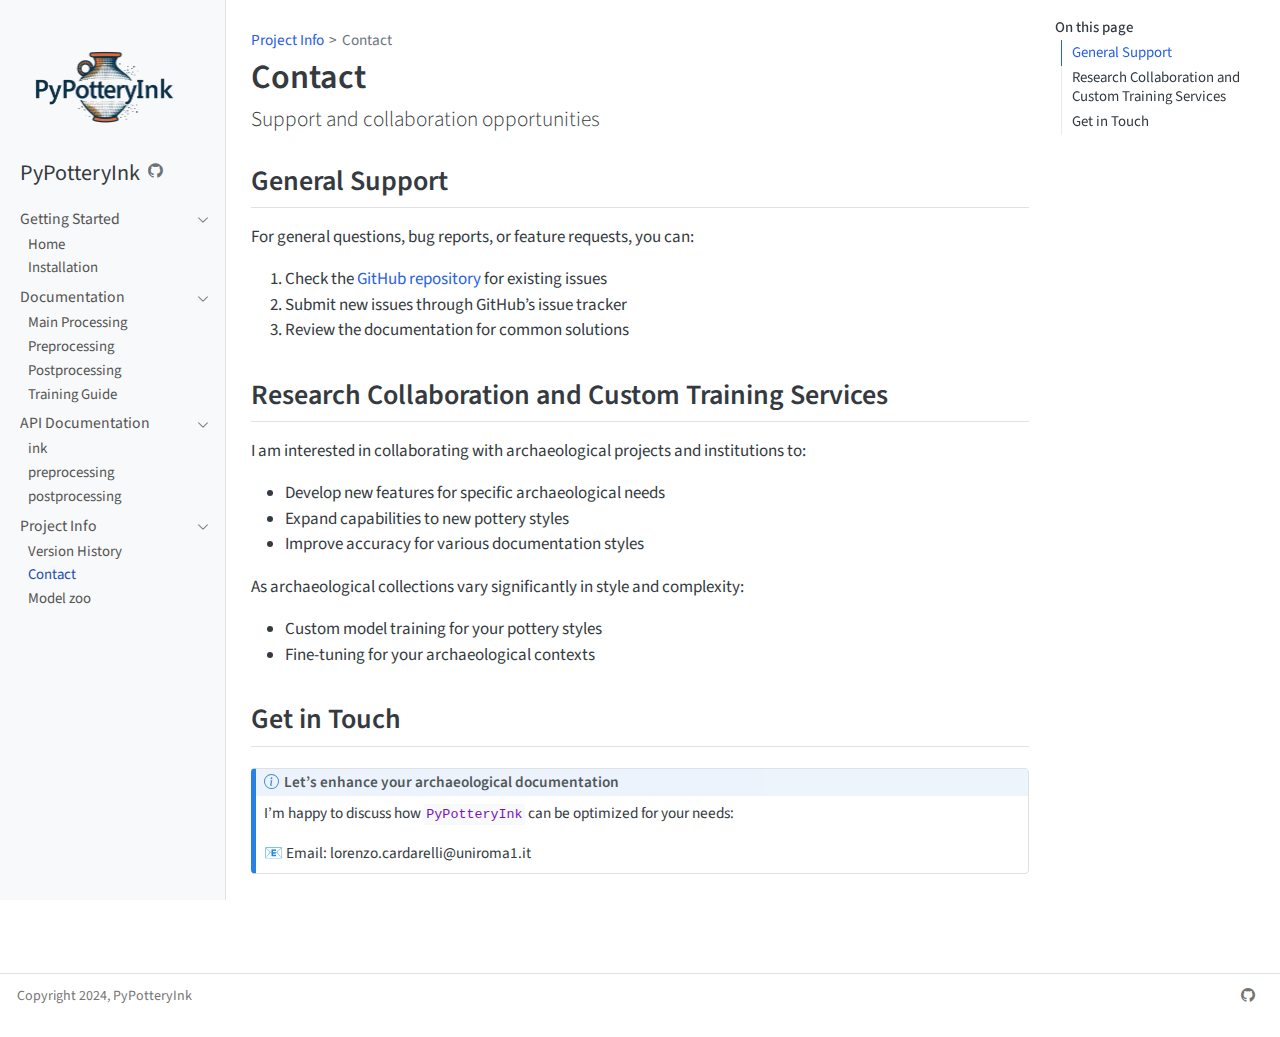
<file: docs/contact.html>
<!DOCTYPE html>
<html xmlns="http://www.w3.org/1999/xhtml" lang="en" xml:lang="en"><head>

<meta charset="utf-8">
<meta name="generator" content="quarto-1.6.36">

<meta name="viewport" content="width=device-width, initial-scale=1.0, user-scalable=yes">


<title>Contact – PyPotteryInk</title>
<style>
code{white-space: pre-wrap;}
span.smallcaps{font-variant: small-caps;}
div.columns{display: flex; gap: min(4vw, 1.5em);}
div.column{flex: auto; overflow-x: auto;}
div.hanging-indent{margin-left: 1.5em; text-indent: -1.5em;}
ul.task-list{list-style: none;}
ul.task-list li input[type="checkbox"] {
  width: 0.8em;
  margin: 0 0.8em 0.2em -1em; /* quarto-specific, see https://github.com/quarto-dev/quarto-cli/issues/4556 */ 
  vertical-align: middle;
}
</style>


<script src="site_libs/quarto-nav/quarto-nav.js"></script>
<script src="site_libs/quarto-nav/headroom.min.js"></script>
<script src="site_libs/clipboard/clipboard.min.js"></script>
<script src="site_libs/quarto-search/autocomplete.umd.js"></script>
<script src="site_libs/quarto-search/fuse.min.js"></script>
<script src="site_libs/quarto-search/quarto-search.js"></script>
<meta name="quarto:offset" content="./">
<script src="site_libs/quarto-html/quarto.js"></script>
<script src="site_libs/quarto-html/popper.min.js"></script>
<script src="site_libs/quarto-html/tippy.umd.min.js"></script>
<script src="site_libs/quarto-html/anchor.min.js"></script>
<link href="site_libs/quarto-html/tippy.css" rel="stylesheet">
<link href="site_libs/quarto-html/quarto-syntax-highlighting-01c78b5cd655e4cd89133cf59d535862.css" rel="stylesheet" id="quarto-text-highlighting-styles">
<script src="site_libs/bootstrap/bootstrap.min.js"></script>
<link href="site_libs/bootstrap/bootstrap-icons.css" rel="stylesheet">
<link href="site_libs/bootstrap/bootstrap-2032ab7b8ae91ea6882f5f8c12934864.min.css" rel="stylesheet" append-hash="true" id="quarto-bootstrap" data-mode="light">
<script id="quarto-search-options" type="application/json">{
  "location": "sidebar",
  "copy-button": false,
  "collapse-after": 3,
  "panel-placement": "start",
  "type": "textbox",
  "limit": 50,
  "keyboard-shortcut": [
    "f",
    "/",
    "s"
  ],
  "show-item-context": false,
  "language": {
    "search-no-results-text": "No results",
    "search-matching-documents-text": "matching documents",
    "search-copy-link-title": "Copy link to search",
    "search-hide-matches-text": "Hide additional matches",
    "search-more-match-text": "more match in this document",
    "search-more-matches-text": "more matches in this document",
    "search-clear-button-title": "Clear",
    "search-text-placeholder": "",
    "search-detached-cancel-button-title": "Cancel",
    "search-submit-button-title": "Submit",
    "search-label": "Search"
  }
}</script>


<link rel="stylesheet" href="styles.css">
</head>

<body class="nav-sidebar docked">

<div id="quarto-search-results"></div>
  <header id="quarto-header" class="headroom fixed-top">
  <nav class="quarto-secondary-nav">
    <div class="container-fluid d-flex">
      <button type="button" class="quarto-btn-toggle btn" data-bs-toggle="collapse" role="button" data-bs-target=".quarto-sidebar-collapse-item" aria-controls="quarto-sidebar" aria-expanded="false" aria-label="Toggle sidebar navigation" onclick="if (window.quartoToggleHeadroom) { window.quartoToggleHeadroom(); }">
        <i class="bi bi-layout-text-sidebar-reverse"></i>
      </button>
        <nav class="quarto-page-breadcrumbs" aria-label="breadcrumb"><ol class="breadcrumb"><li class="breadcrumb-item"><a href="./version_history.html">Project Info</a></li><li class="breadcrumb-item"><a href="./contact.html">Contact</a></li></ol></nav>
        <a class="flex-grow-1" role="navigation" data-bs-toggle="collapse" data-bs-target=".quarto-sidebar-collapse-item" aria-controls="quarto-sidebar" aria-expanded="false" aria-label="Toggle sidebar navigation" onclick="if (window.quartoToggleHeadroom) { window.quartoToggleHeadroom(); }">      
        </a>
    </div>
  </nav>
</header>
<!-- content -->
<div id="quarto-content" class="quarto-container page-columns page-rows-contents page-layout-article">
<!-- sidebar -->
  <nav id="quarto-sidebar" class="sidebar collapse collapse-horizontal quarto-sidebar-collapse-item sidebar-navigation docked overflow-auto">
    <div class="pt-lg-2 mt-2 text-left sidebar-header sidebar-header-stacked">
      <a href="./index.html" class="sidebar-logo-link">
      <img src="././images_docs/logo_pypotteryink.png" alt="" class="sidebar-logo py-0 d-lg-inline d-none">
      </a>
    <div class="sidebar-title mb-0 py-0">
      <a href="./">PyPotteryInk</a> 
        <div class="sidebar-tools-main">
    <a href="https://github.com/lrncrd/PyPotteryInk" title="GitHub" class="quarto-navigation-tool px-1" aria-label="GitHub"><i class="bi bi-github"></i></a>
</div>
    </div>
      </div>
    <div class="sidebar-menu-container"> 
    <ul class="list-unstyled mt-1">
        <li class="sidebar-item sidebar-item-section">
      <div class="sidebar-item-container"> 
            <a class="sidebar-item-text sidebar-link text-start" data-bs-toggle="collapse" data-bs-target="#quarto-sidebar-section-1" role="navigation" aria-expanded="true">
 <span class="menu-text">Getting Started</span></a>
          <a class="sidebar-item-toggle text-start" data-bs-toggle="collapse" data-bs-target="#quarto-sidebar-section-1" role="navigation" aria-expanded="true" aria-label="Toggle section">
            <i class="bi bi-chevron-right ms-2"></i>
          </a> 
      </div>
      <ul id="quarto-sidebar-section-1" class="collapse list-unstyled sidebar-section depth1 show">  
          <li class="sidebar-item">
  <div class="sidebar-item-container"> 
  <a href="./index.html" class="sidebar-item-text sidebar-link">
 <span class="menu-text">Home</span></a>
  </div>
</li>
          <li class="sidebar-item">
  <div class="sidebar-item-container"> 
  <a href="./installation.html" class="sidebar-item-text sidebar-link">
 <span class="menu-text">Installation</span></a>
  </div>
</li>
      </ul>
  </li>
        <li class="sidebar-item sidebar-item-section">
      <div class="sidebar-item-container"> 
            <a class="sidebar-item-text sidebar-link text-start" data-bs-toggle="collapse" data-bs-target="#quarto-sidebar-section-2" role="navigation" aria-expanded="true">
 <span class="menu-text">Documentation</span></a>
          <a class="sidebar-item-toggle text-start" data-bs-toggle="collapse" data-bs-target="#quarto-sidebar-section-2" role="navigation" aria-expanded="true" aria-label="Toggle section">
            <i class="bi bi-chevron-right ms-2"></i>
          </a> 
      </div>
      <ul id="quarto-sidebar-section-2" class="collapse list-unstyled sidebar-section depth1 show">  
          <li class="sidebar-item">
  <div class="sidebar-item-container"> 
  <a href="./docs_main.html" class="sidebar-item-text sidebar-link">
 <span class="menu-text">Main Processing</span></a>
  </div>
</li>
          <li class="sidebar-item">
  <div class="sidebar-item-container"> 
  <a href="./docs_preprocessing.html" class="sidebar-item-text sidebar-link">
 <span class="menu-text">Preprocessing</span></a>
  </div>
</li>
          <li class="sidebar-item">
  <div class="sidebar-item-container"> 
  <a href="./docs_postprocessing.html" class="sidebar-item-text sidebar-link">
 <span class="menu-text">Postprocessing</span></a>
  </div>
</li>
          <li class="sidebar-item">
  <div class="sidebar-item-container"> 
  <a href="./training.html" class="sidebar-item-text sidebar-link">
 <span class="menu-text">Training Guide</span></a>
  </div>
</li>
      </ul>
  </li>
        <li class="sidebar-item sidebar-item-section">
      <div class="sidebar-item-container"> 
            <a class="sidebar-item-text sidebar-link text-start" data-bs-toggle="collapse" data-bs-target="#quarto-sidebar-section-3" role="navigation" aria-expanded="true">
 <span class="menu-text">API Documentation</span></a>
          <a class="sidebar-item-toggle text-start" data-bs-toggle="collapse" data-bs-target="#quarto-sidebar-section-3" role="navigation" aria-expanded="true" aria-label="Toggle section">
            <i class="bi bi-chevron-right ms-2"></i>
          </a> 
      </div>
      <ul id="quarto-sidebar-section-3" class="collapse list-unstyled sidebar-section depth1 show">  
          <li class="sidebar-item">
  <div class="sidebar-item-container"> 
  <a href="./api_ink.html" class="sidebar-item-text sidebar-link">
 <span class="menu-text">ink</span></a>
  </div>
</li>
          <li class="sidebar-item">
  <div class="sidebar-item-container"> 
  <a href="./api_preprocessing.html" class="sidebar-item-text sidebar-link">
 <span class="menu-text">preprocessing</span></a>
  </div>
</li>
          <li class="sidebar-item">
  <div class="sidebar-item-container"> 
  <a href="./api_postprocessing.html" class="sidebar-item-text sidebar-link">
 <span class="menu-text">postprocessing</span></a>
  </div>
</li>
      </ul>
  </li>
        <li class="sidebar-item sidebar-item-section">
      <div class="sidebar-item-container"> 
            <a class="sidebar-item-text sidebar-link text-start" data-bs-toggle="collapse" data-bs-target="#quarto-sidebar-section-4" role="navigation" aria-expanded="true">
 <span class="menu-text">Project Info</span></a>
          <a class="sidebar-item-toggle text-start" data-bs-toggle="collapse" data-bs-target="#quarto-sidebar-section-4" role="navigation" aria-expanded="true" aria-label="Toggle section">
            <i class="bi bi-chevron-right ms-2"></i>
          </a> 
      </div>
      <ul id="quarto-sidebar-section-4" class="collapse list-unstyled sidebar-section depth1 show">  
          <li class="sidebar-item">
  <div class="sidebar-item-container"> 
  <a href="./version_history.html" class="sidebar-item-text sidebar-link">
 <span class="menu-text">Version History</span></a>
  </div>
</li>
          <li class="sidebar-item">
  <div class="sidebar-item-container"> 
  <a href="./contact.html" class="sidebar-item-text sidebar-link active">
 <span class="menu-text">Contact</span></a>
  </div>
</li>
          <li class="sidebar-item">
  <div class="sidebar-item-container"> 
  <a href="./models_zoo.html" class="sidebar-item-text sidebar-link">
 <span class="menu-text">Model zoo</span></a>
  </div>
</li>
      </ul>
  </li>
    </ul>
    </div>
</nav>
<div id="quarto-sidebar-glass" class="quarto-sidebar-collapse-item" data-bs-toggle="collapse" data-bs-target=".quarto-sidebar-collapse-item"></div>
<!-- margin-sidebar -->
    <div id="quarto-margin-sidebar" class="sidebar margin-sidebar">
        <nav id="TOC" role="doc-toc" class="toc-active">
    <h2 id="toc-title">On this page</h2>
   
  <ul>
  <li><a href="#general-support" id="toc-general-support" class="nav-link active" data-scroll-target="#general-support">General Support</a></li>
  <li><a href="#research-collaboration-and-custom-training-services" id="toc-research-collaboration-and-custom-training-services" class="nav-link" data-scroll-target="#research-collaboration-and-custom-training-services">Research Collaboration and Custom Training Services</a></li>
  <li><a href="#get-in-touch" id="toc-get-in-touch" class="nav-link" data-scroll-target="#get-in-touch">Get in Touch</a></li>
  </ul>
</nav>
    </div>
<!-- main -->
<main class="content" id="quarto-document-content">

<header id="title-block-header" class="quarto-title-block default"><nav class="quarto-page-breadcrumbs quarto-title-breadcrumbs d-none d-lg-block" aria-label="breadcrumb"><ol class="breadcrumb"><li class="breadcrumb-item"><a href="./version_history.html">Project Info</a></li><li class="breadcrumb-item"><a href="./contact.html">Contact</a></li></ol></nav>
<div class="quarto-title">
<h1 class="title">Contact</h1>
<p class="subtitle lead">Support and collaboration opportunities</p>
</div>



<div class="quarto-title-meta">

    
  
    
  </div>
  


</header>


<section id="general-support" class="level2">
<h2 class="anchored" data-anchor-id="general-support">General Support</h2>
<p>For general questions, bug reports, or feature requests, you can:</p>
<ol type="1">
<li>Check the <a href="https://github.com/lrncrd/PyPotteryInk">GitHub repository</a> for existing issues</li>
<li>Submit new issues through GitHub’s issue tracker</li>
<li>Review the documentation for common solutions</li>
</ol>
</section>
<section id="research-collaboration-and-custom-training-services" class="level2">
<h2 class="anchored" data-anchor-id="research-collaboration-and-custom-training-services">Research Collaboration and Custom Training Services</h2>
<p>I am interested in collaborating with archaeological projects and institutions to:</p>
<ul>
<li>Develop new features for specific archaeological needs</li>
<li>Expand capabilities to new pottery styles</li>
<li>Improve accuracy for various documentation styles</li>
</ul>
<p>As archaeological collections vary significantly in style and complexity:</p>
<ul>
<li>Custom model training for your pottery styles</li>
<li>Fine-tuning for your archaeological contexts</li>
</ul>
</section>
<section id="get-in-touch" class="level2">
<h2 class="anchored" data-anchor-id="get-in-touch">Get in Touch</h2>
<div class="callout callout-style-default callout-note callout-titled">
<div class="callout-header d-flex align-content-center">
<div class="callout-icon-container">
<i class="callout-icon"></i>
</div>
<div class="callout-title-container flex-fill">
Let’s enhance your archaeological documentation
</div>
</div>
<div class="callout-body-container callout-body">
<p>I’m happy to discuss how <code>PyPotteryInk</code> can be optimized for your needs:</p>
<p>📧 Email: lorenzo.cardarelli@uniroma1.it</p>
</div>
</div>


</section>

</main> <!-- /main -->
<script id="quarto-html-after-body" type="application/javascript">
window.document.addEventListener("DOMContentLoaded", function (event) {
  const toggleBodyColorMode = (bsSheetEl) => {
    const mode = bsSheetEl.getAttribute("data-mode");
    const bodyEl = window.document.querySelector("body");
    if (mode === "dark") {
      bodyEl.classList.add("quarto-dark");
      bodyEl.classList.remove("quarto-light");
    } else {
      bodyEl.classList.add("quarto-light");
      bodyEl.classList.remove("quarto-dark");
    }
  }
  const toggleBodyColorPrimary = () => {
    const bsSheetEl = window.document.querySelector("link#quarto-bootstrap");
    if (bsSheetEl) {
      toggleBodyColorMode(bsSheetEl);
    }
  }
  toggleBodyColorPrimary();  
  const icon = "";
  const anchorJS = new window.AnchorJS();
  anchorJS.options = {
    placement: 'right',
    icon: icon
  };
  anchorJS.add('.anchored');
  const isCodeAnnotation = (el) => {
    for (const clz of el.classList) {
      if (clz.startsWith('code-annotation-')) {                     
        return true;
      }
    }
    return false;
  }
  const onCopySuccess = function(e) {
    // button target
    const button = e.trigger;
    // don't keep focus
    button.blur();
    // flash "checked"
    button.classList.add('code-copy-button-checked');
    var currentTitle = button.getAttribute("title");
    button.setAttribute("title", "Copied!");
    let tooltip;
    if (window.bootstrap) {
      button.setAttribute("data-bs-toggle", "tooltip");
      button.setAttribute("data-bs-placement", "left");
      button.setAttribute("data-bs-title", "Copied!");
      tooltip = new bootstrap.Tooltip(button, 
        { trigger: "manual", 
          customClass: "code-copy-button-tooltip",
          offset: [0, -8]});
      tooltip.show();    
    }
    setTimeout(function() {
      if (tooltip) {
        tooltip.hide();
        button.removeAttribute("data-bs-title");
        button.removeAttribute("data-bs-toggle");
        button.removeAttribute("data-bs-placement");
      }
      button.setAttribute("title", currentTitle);
      button.classList.remove('code-copy-button-checked');
    }, 1000);
    // clear code selection
    e.clearSelection();
  }
  const getTextToCopy = function(trigger) {
      const codeEl = trigger.previousElementSibling.cloneNode(true);
      for (const childEl of codeEl.children) {
        if (isCodeAnnotation(childEl)) {
          childEl.remove();
        }
      }
      return codeEl.innerText;
  }
  const clipboard = new window.ClipboardJS('.code-copy-button:not([data-in-quarto-modal])', {
    text: getTextToCopy
  });
  clipboard.on('success', onCopySuccess);
  if (window.document.getElementById('quarto-embedded-source-code-modal')) {
    const clipboardModal = new window.ClipboardJS('.code-copy-button[data-in-quarto-modal]', {
      text: getTextToCopy,
      container: window.document.getElementById('quarto-embedded-source-code-modal')
    });
    clipboardModal.on('success', onCopySuccess);
  }
    var localhostRegex = new RegExp(/^(?:http|https):\/\/localhost\:?[0-9]*\//);
    var mailtoRegex = new RegExp(/^mailto:/);
      var filterRegex = new RegExp('/' + window.location.host + '/');
    var isInternal = (href) => {
        return filterRegex.test(href) || localhostRegex.test(href) || mailtoRegex.test(href);
    }
    // Inspect non-navigation links and adorn them if external
 	var links = window.document.querySelectorAll('a[href]:not(.nav-link):not(.navbar-brand):not(.toc-action):not(.sidebar-link):not(.sidebar-item-toggle):not(.pagination-link):not(.no-external):not([aria-hidden]):not(.dropdown-item):not(.quarto-navigation-tool):not(.about-link)');
    for (var i=0; i<links.length; i++) {
      const link = links[i];
      if (!isInternal(link.href)) {
        // undo the damage that might have been done by quarto-nav.js in the case of
        // links that we want to consider external
        if (link.dataset.originalHref !== undefined) {
          link.href = link.dataset.originalHref;
        }
      }
    }
  function tippyHover(el, contentFn, onTriggerFn, onUntriggerFn) {
    const config = {
      allowHTML: true,
      maxWidth: 500,
      delay: 100,
      arrow: false,
      appendTo: function(el) {
          return el.parentElement;
      },
      interactive: true,
      interactiveBorder: 10,
      theme: 'quarto',
      placement: 'bottom-start',
    };
    if (contentFn) {
      config.content = contentFn;
    }
    if (onTriggerFn) {
      config.onTrigger = onTriggerFn;
    }
    if (onUntriggerFn) {
      config.onUntrigger = onUntriggerFn;
    }
    window.tippy(el, config); 
  }
  const noterefs = window.document.querySelectorAll('a[role="doc-noteref"]');
  for (var i=0; i<noterefs.length; i++) {
    const ref = noterefs[i];
    tippyHover(ref, function() {
      // use id or data attribute instead here
      let href = ref.getAttribute('data-footnote-href') || ref.getAttribute('href');
      try { href = new URL(href).hash; } catch {}
      const id = href.replace(/^#\/?/, "");
      const note = window.document.getElementById(id);
      if (note) {
        return note.innerHTML;
      } else {
        return "";
      }
    });
  }
  const xrefs = window.document.querySelectorAll('a.quarto-xref');
  const processXRef = (id, note) => {
    // Strip column container classes
    const stripColumnClz = (el) => {
      el.classList.remove("page-full", "page-columns");
      if (el.children) {
        for (const child of el.children) {
          stripColumnClz(child);
        }
      }
    }
    stripColumnClz(note)
    if (id === null || id.startsWith('sec-')) {
      // Special case sections, only their first couple elements
      const container = document.createElement("div");
      if (note.children && note.children.length > 2) {
        container.appendChild(note.children[0].cloneNode(true));
        for (let i = 1; i < note.children.length; i++) {
          const child = note.children[i];
          if (child.tagName === "P" && child.innerText === "") {
            continue;
          } else {
            container.appendChild(child.cloneNode(true));
            break;
          }
        }
        if (window.Quarto?.typesetMath) {
          window.Quarto.typesetMath(container);
        }
        return container.innerHTML
      } else {
        if (window.Quarto?.typesetMath) {
          window.Quarto.typesetMath(note);
        }
        return note.innerHTML;
      }
    } else {
      // Remove any anchor links if they are present
      const anchorLink = note.querySelector('a.anchorjs-link');
      if (anchorLink) {
        anchorLink.remove();
      }
      if (window.Quarto?.typesetMath) {
        window.Quarto.typesetMath(note);
      }
      if (note.classList.contains("callout")) {
        return note.outerHTML;
      } else {
        return note.innerHTML;
      }
    }
  }
  for (var i=0; i<xrefs.length; i++) {
    const xref = xrefs[i];
    tippyHover(xref, undefined, function(instance) {
      instance.disable();
      let url = xref.getAttribute('href');
      let hash = undefined; 
      if (url.startsWith('#')) {
        hash = url;
      } else {
        try { hash = new URL(url).hash; } catch {}
      }
      if (hash) {
        const id = hash.replace(/^#\/?/, "");
        const note = window.document.getElementById(id);
        if (note !== null) {
          try {
            const html = processXRef(id, note.cloneNode(true));
            instance.setContent(html);
          } finally {
            instance.enable();
            instance.show();
          }
        } else {
          // See if we can fetch this
          fetch(url.split('#')[0])
          .then(res => res.text())
          .then(html => {
            const parser = new DOMParser();
            const htmlDoc = parser.parseFromString(html, "text/html");
            const note = htmlDoc.getElementById(id);
            if (note !== null) {
              const html = processXRef(id, note);
              instance.setContent(html);
            } 
          }).finally(() => {
            instance.enable();
            instance.show();
          });
        }
      } else {
        // See if we can fetch a full url (with no hash to target)
        // This is a special case and we should probably do some content thinning / targeting
        fetch(url)
        .then(res => res.text())
        .then(html => {
          const parser = new DOMParser();
          const htmlDoc = parser.parseFromString(html, "text/html");
          const note = htmlDoc.querySelector('main.content');
          if (note !== null) {
            // This should only happen for chapter cross references
            // (since there is no id in the URL)
            // remove the first header
            if (note.children.length > 0 && note.children[0].tagName === "HEADER") {
              note.children[0].remove();
            }
            const html = processXRef(null, note);
            instance.setContent(html);
          } 
        }).finally(() => {
          instance.enable();
          instance.show();
        });
      }
    }, function(instance) {
    });
  }
      let selectedAnnoteEl;
      const selectorForAnnotation = ( cell, annotation) => {
        let cellAttr = 'data-code-cell="' + cell + '"';
        let lineAttr = 'data-code-annotation="' +  annotation + '"';
        const selector = 'span[' + cellAttr + '][' + lineAttr + ']';
        return selector;
      }
      const selectCodeLines = (annoteEl) => {
        const doc = window.document;
        const targetCell = annoteEl.getAttribute("data-target-cell");
        const targetAnnotation = annoteEl.getAttribute("data-target-annotation");
        const annoteSpan = window.document.querySelector(selectorForAnnotation(targetCell, targetAnnotation));
        const lines = annoteSpan.getAttribute("data-code-lines").split(",");
        const lineIds = lines.map((line) => {
          return targetCell + "-" + line;
        })
        let top = null;
        let height = null;
        let parent = null;
        if (lineIds.length > 0) {
            //compute the position of the single el (top and bottom and make a div)
            const el = window.document.getElementById(lineIds[0]);
            top = el.offsetTop;
            height = el.offsetHeight;
            parent = el.parentElement.parentElement;
          if (lineIds.length > 1) {
            const lastEl = window.document.getElementById(lineIds[lineIds.length - 1]);
            const bottom = lastEl.offsetTop + lastEl.offsetHeight;
            height = bottom - top;
          }
          if (top !== null && height !== null && parent !== null) {
            // cook up a div (if necessary) and position it 
            let div = window.document.getElementById("code-annotation-line-highlight");
            if (div === null) {
              div = window.document.createElement("div");
              div.setAttribute("id", "code-annotation-line-highlight");
              div.style.position = 'absolute';
              parent.appendChild(div);
            }
            div.style.top = top - 2 + "px";
            div.style.height = height + 4 + "px";
            div.style.left = 0;
            let gutterDiv = window.document.getElementById("code-annotation-line-highlight-gutter");
            if (gutterDiv === null) {
              gutterDiv = window.document.createElement("div");
              gutterDiv.setAttribute("id", "code-annotation-line-highlight-gutter");
              gutterDiv.style.position = 'absolute';
              const codeCell = window.document.getElementById(targetCell);
              const gutter = codeCell.querySelector('.code-annotation-gutter');
              gutter.appendChild(gutterDiv);
            }
            gutterDiv.style.top = top - 2 + "px";
            gutterDiv.style.height = height + 4 + "px";
          }
          selectedAnnoteEl = annoteEl;
        }
      };
      const unselectCodeLines = () => {
        const elementsIds = ["code-annotation-line-highlight", "code-annotation-line-highlight-gutter"];
        elementsIds.forEach((elId) => {
          const div = window.document.getElementById(elId);
          if (div) {
            div.remove();
          }
        });
        selectedAnnoteEl = undefined;
      };
        // Handle positioning of the toggle
    window.addEventListener(
      "resize",
      throttle(() => {
        elRect = undefined;
        if (selectedAnnoteEl) {
          selectCodeLines(selectedAnnoteEl);
        }
      }, 10)
    );
    function throttle(fn, ms) {
    let throttle = false;
    let timer;
      return (...args) => {
        if(!throttle) { // first call gets through
            fn.apply(this, args);
            throttle = true;
        } else { // all the others get throttled
            if(timer) clearTimeout(timer); // cancel #2
            timer = setTimeout(() => {
              fn.apply(this, args);
              timer = throttle = false;
            }, ms);
        }
      };
    }
      // Attach click handler to the DT
      const annoteDls = window.document.querySelectorAll('dt[data-target-cell]');
      for (const annoteDlNode of annoteDls) {
        annoteDlNode.addEventListener('click', (event) => {
          const clickedEl = event.target;
          if (clickedEl !== selectedAnnoteEl) {
            unselectCodeLines();
            const activeEl = window.document.querySelector('dt[data-target-cell].code-annotation-active');
            if (activeEl) {
              activeEl.classList.remove('code-annotation-active');
            }
            selectCodeLines(clickedEl);
            clickedEl.classList.add('code-annotation-active');
          } else {
            // Unselect the line
            unselectCodeLines();
            clickedEl.classList.remove('code-annotation-active');
          }
        });
      }
  const findCites = (el) => {
    const parentEl = el.parentElement;
    if (parentEl) {
      const cites = parentEl.dataset.cites;
      if (cites) {
        return {
          el,
          cites: cites.split(' ')
        };
      } else {
        return findCites(el.parentElement)
      }
    } else {
      return undefined;
    }
  };
  var bibliorefs = window.document.querySelectorAll('a[role="doc-biblioref"]');
  for (var i=0; i<bibliorefs.length; i++) {
    const ref = bibliorefs[i];
    const citeInfo = findCites(ref);
    if (citeInfo) {
      tippyHover(citeInfo.el, function() {
        var popup = window.document.createElement('div');
        citeInfo.cites.forEach(function(cite) {
          var citeDiv = window.document.createElement('div');
          citeDiv.classList.add('hanging-indent');
          citeDiv.classList.add('csl-entry');
          var biblioDiv = window.document.getElementById('ref-' + cite);
          if (biblioDiv) {
            citeDiv.innerHTML = biblioDiv.innerHTML;
          }
          popup.appendChild(citeDiv);
        });
        return popup.innerHTML;
      });
    }
  }
});
</script>
</div> <!-- /content -->
<footer class="footer">
  <div class="nav-footer">
    <div class="nav-footer-left">
<p>Copyright 2024, PyPotteryInk</p>
</div>   
    <div class="nav-footer-center">
      &nbsp;
    </div>
    <div class="nav-footer-right">
      <ul class="footer-items list-unstyled">
    <li class="nav-item compact">
    <a class="nav-link active" href="https://github.com/lrncrd/PyPotteryInk" aria-current="page">
      <i class="bi bi-github" role="img">
</i> 
    </a>
  </li>  
</ul>
    </div>
  </div>
</footer>




</body></html>
</file>
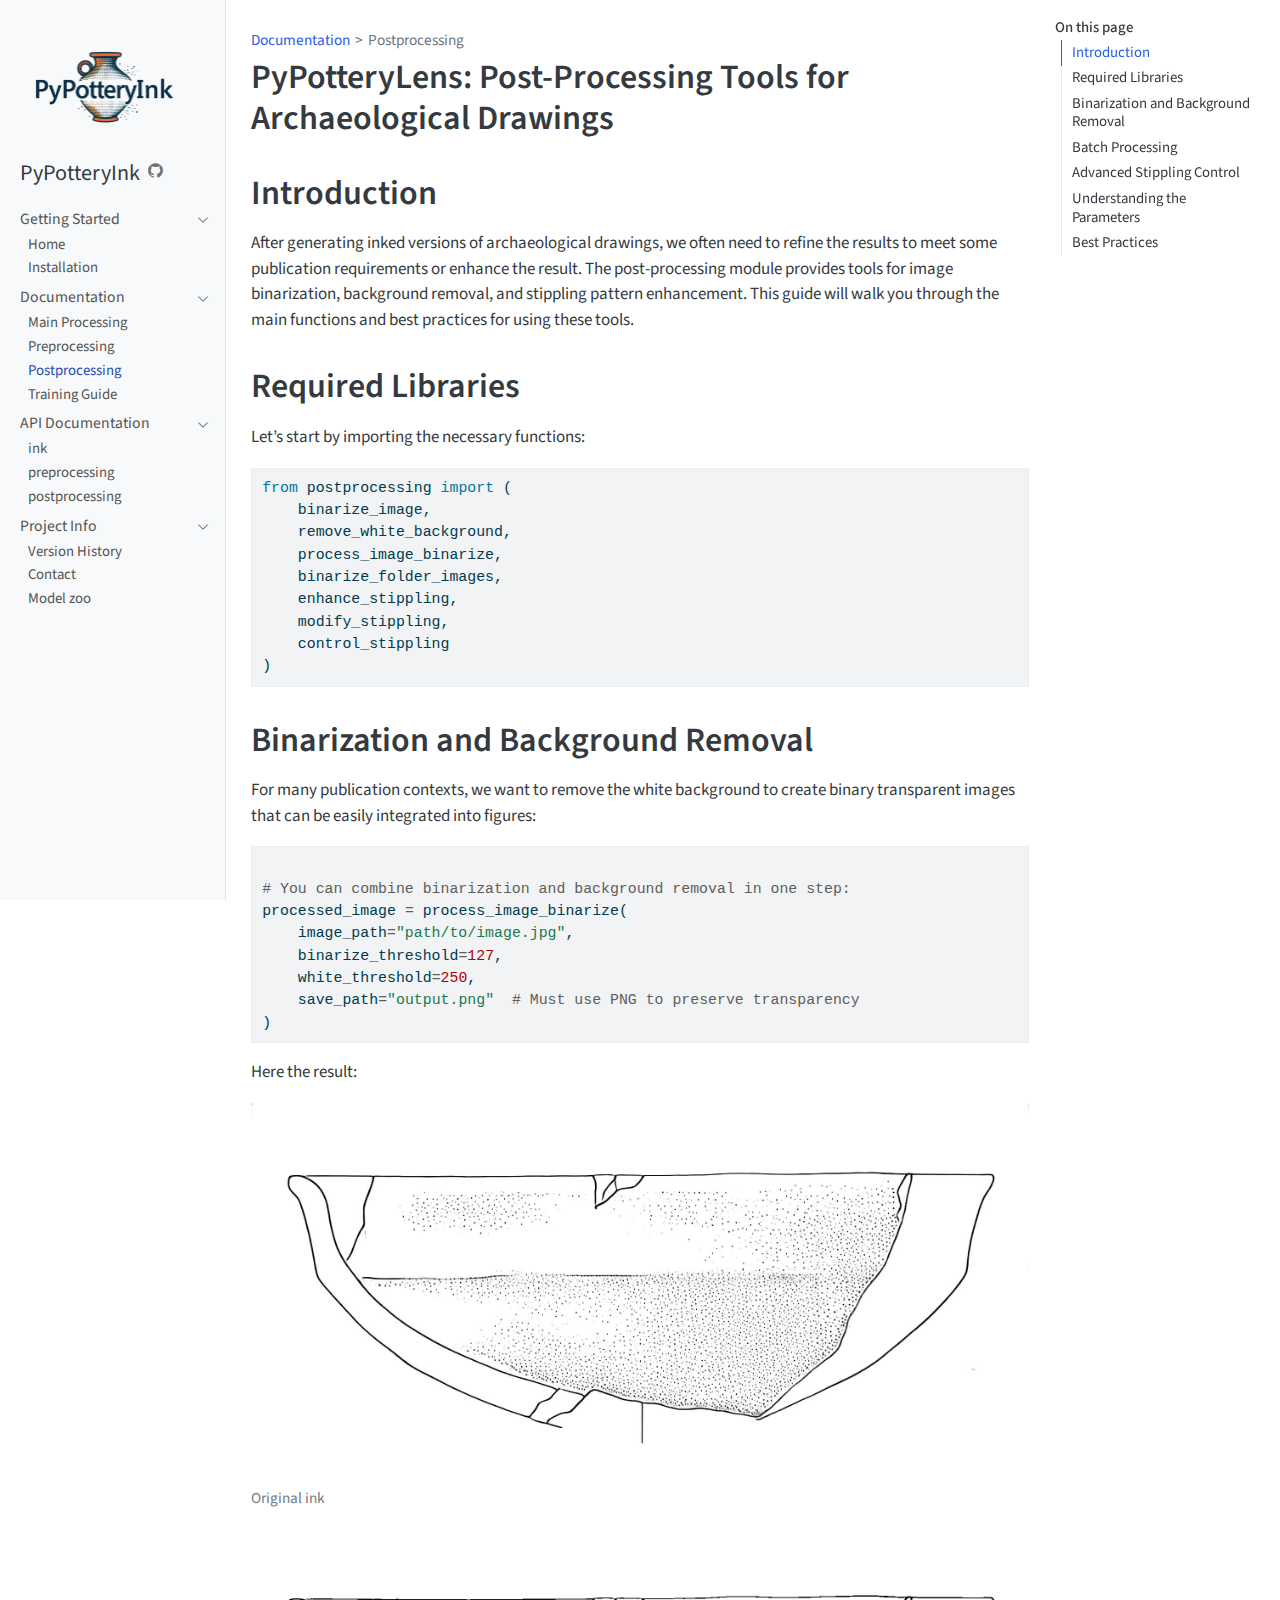
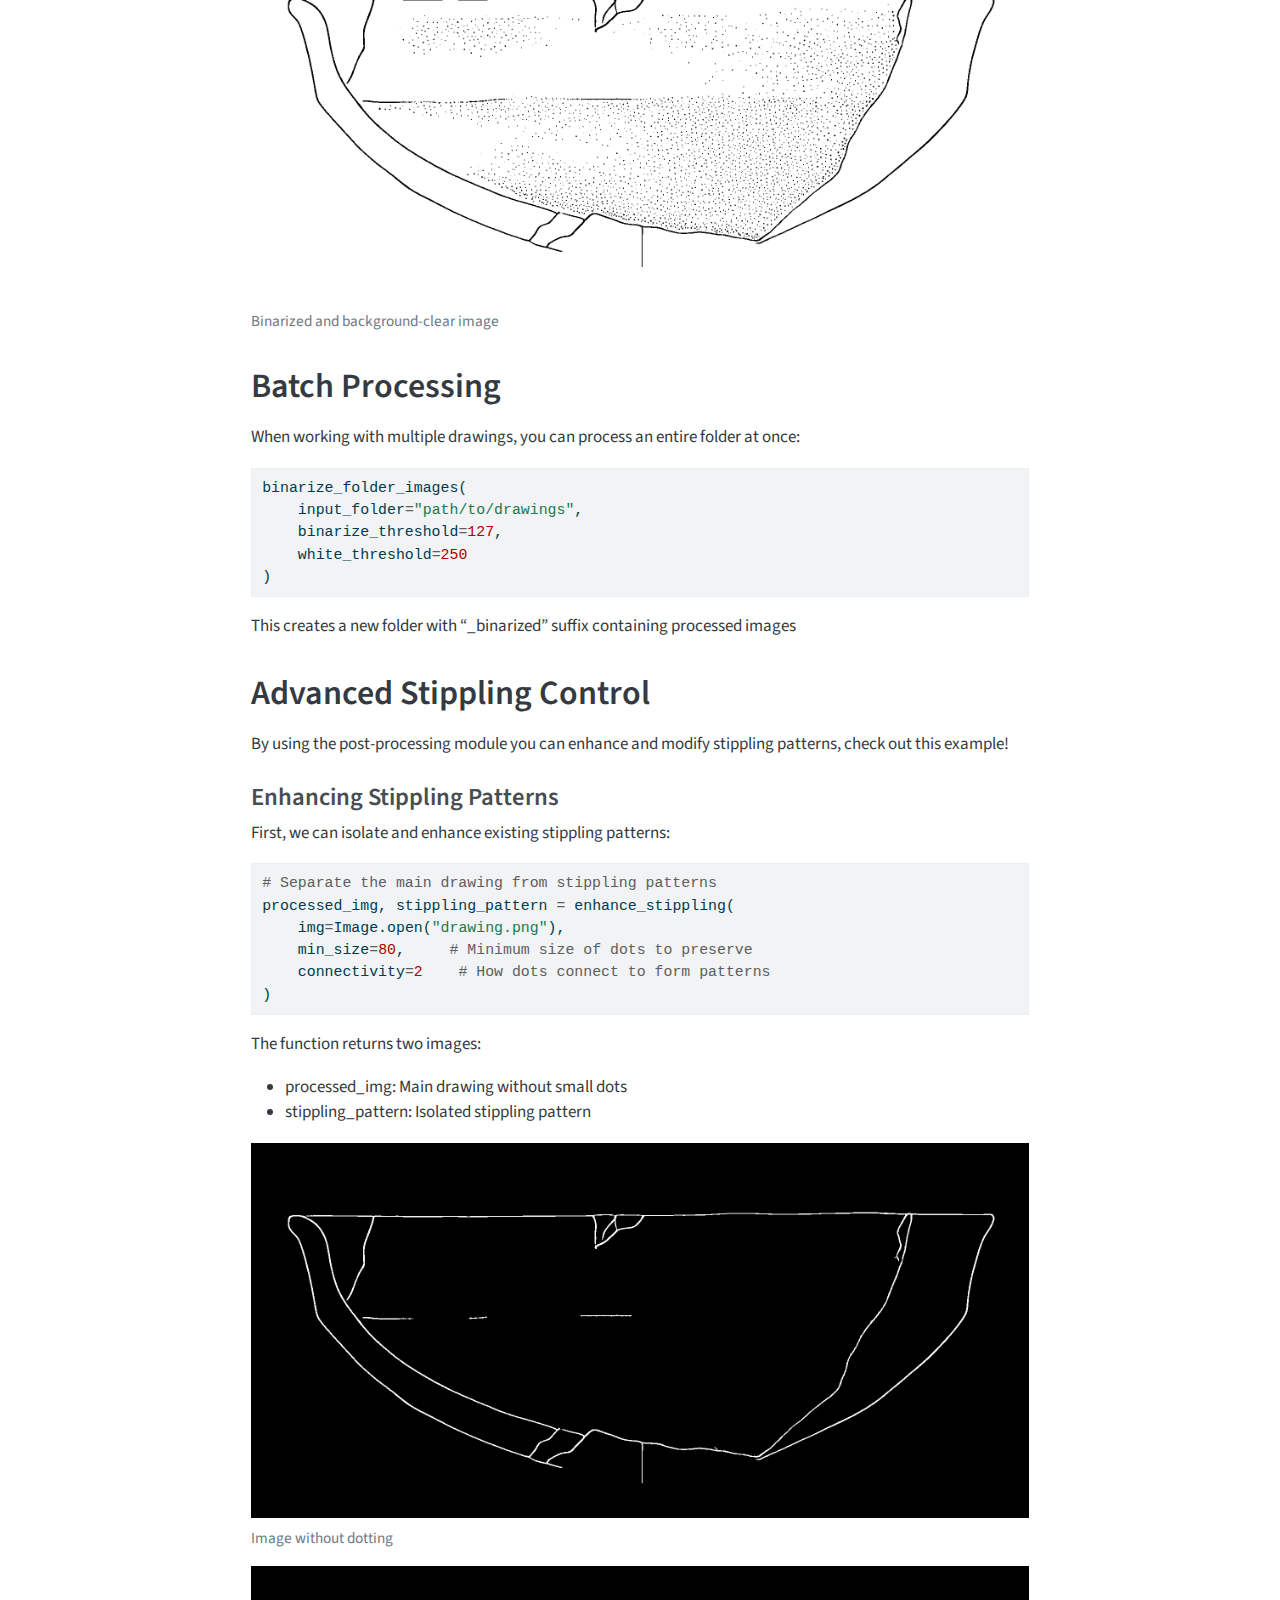
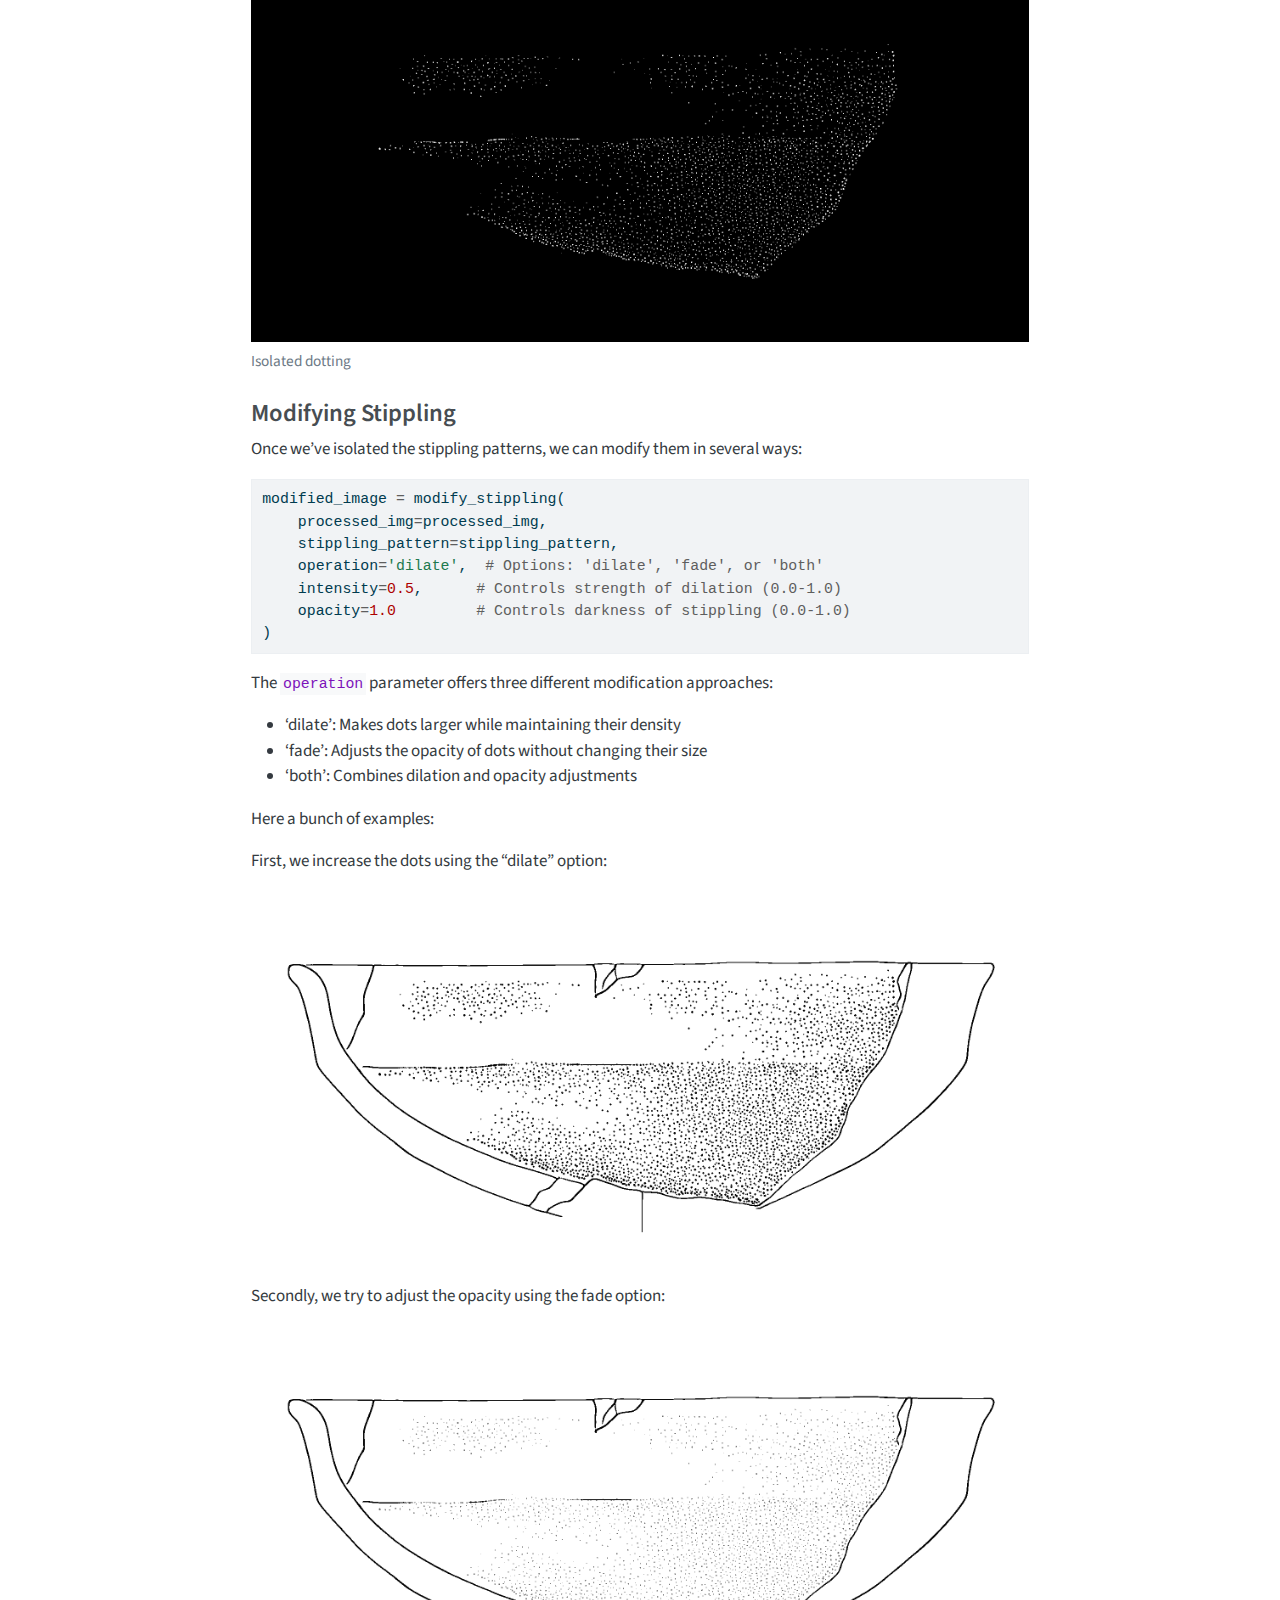
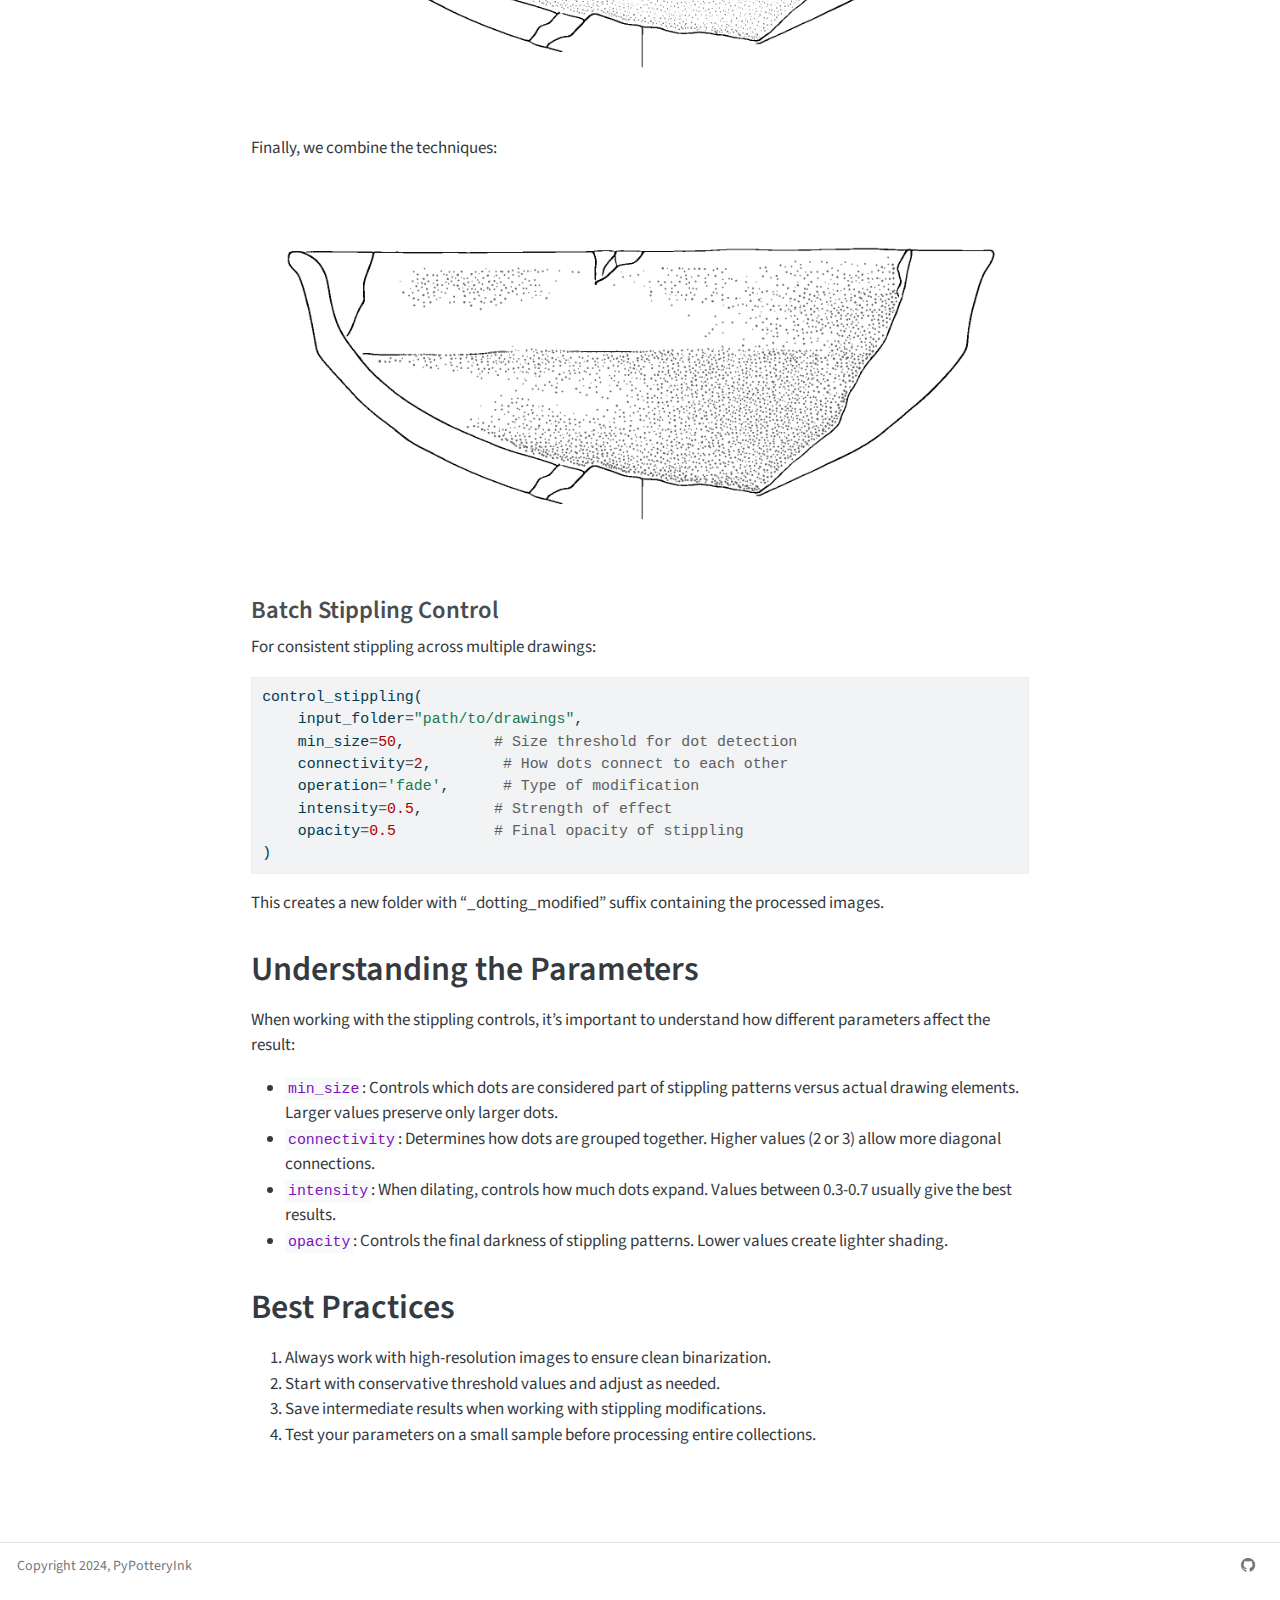
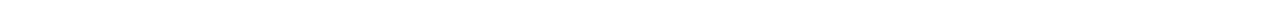
<file: docs/docs_postprocessing.html>
<!DOCTYPE html>
<html xmlns="http://www.w3.org/1999/xhtml" lang="en" xml:lang="en"><head>

<meta charset="utf-8">
<meta name="generator" content="quarto-1.6.36">

<meta name="viewport" content="width=device-width, initial-scale=1.0, user-scalable=yes">


<title>PyPotteryLens: Post-Processing Tools for Archaeological Drawings – PyPotteryInk</title>
<style>
code{white-space: pre-wrap;}
span.smallcaps{font-variant: small-caps;}
div.columns{display: flex; gap: min(4vw, 1.5em);}
div.column{flex: auto; overflow-x: auto;}
div.hanging-indent{margin-left: 1.5em; text-indent: -1.5em;}
ul.task-list{list-style: none;}
ul.task-list li input[type="checkbox"] {
  width: 0.8em;
  margin: 0 0.8em 0.2em -1em; /* quarto-specific, see https://github.com/quarto-dev/quarto-cli/issues/4556 */ 
  vertical-align: middle;
}
/* CSS for syntax highlighting */
pre > code.sourceCode { white-space: pre; position: relative; }
pre > code.sourceCode > span { line-height: 1.25; }
pre > code.sourceCode > span:empty { height: 1.2em; }
.sourceCode { overflow: visible; }
code.sourceCode > span { color: inherit; text-decoration: inherit; }
div.sourceCode { margin: 1em 0; }
pre.sourceCode { margin: 0; }
@media screen {
div.sourceCode { overflow: auto; }
}
@media print {
pre > code.sourceCode { white-space: pre-wrap; }
pre > code.sourceCode > span { display: inline-block; text-indent: -5em; padding-left: 5em; }
}
pre.numberSource code
  { counter-reset: source-line 0; }
pre.numberSource code > span
  { position: relative; left: -4em; counter-increment: source-line; }
pre.numberSource code > span > a:first-child::before
  { content: counter(source-line);
    position: relative; left: -1em; text-align: right; vertical-align: baseline;
    border: none; display: inline-block;
    -webkit-touch-callout: none; -webkit-user-select: none;
    -khtml-user-select: none; -moz-user-select: none;
    -ms-user-select: none; user-select: none;
    padding: 0 4px; width: 4em;
  }
pre.numberSource { margin-left: 3em;  padding-left: 4px; }
div.sourceCode
  {   }
@media screen {
pre > code.sourceCode > span > a:first-child::before { text-decoration: underline; }
}
</style>


<script src="site_libs/quarto-nav/quarto-nav.js"></script>
<script src="site_libs/quarto-nav/headroom.min.js"></script>
<script src="site_libs/clipboard/clipboard.min.js"></script>
<script src="site_libs/quarto-search/autocomplete.umd.js"></script>
<script src="site_libs/quarto-search/fuse.min.js"></script>
<script src="site_libs/quarto-search/quarto-search.js"></script>
<meta name="quarto:offset" content="./">
<script src="site_libs/quarto-html/quarto.js"></script>
<script src="site_libs/quarto-html/popper.min.js"></script>
<script src="site_libs/quarto-html/tippy.umd.min.js"></script>
<script src="site_libs/quarto-html/anchor.min.js"></script>
<link href="site_libs/quarto-html/tippy.css" rel="stylesheet">
<link href="site_libs/quarto-html/quarto-syntax-highlighting-01c78b5cd655e4cd89133cf59d535862.css" rel="stylesheet" id="quarto-text-highlighting-styles">
<script src="site_libs/bootstrap/bootstrap.min.js"></script>
<link href="site_libs/bootstrap/bootstrap-icons.css" rel="stylesheet">
<link href="site_libs/bootstrap/bootstrap-2032ab7b8ae91ea6882f5f8c12934864.min.css" rel="stylesheet" append-hash="true" id="quarto-bootstrap" data-mode="light">
<script id="quarto-search-options" type="application/json">{
  "location": "sidebar",
  "copy-button": false,
  "collapse-after": 3,
  "panel-placement": "start",
  "type": "textbox",
  "limit": 50,
  "keyboard-shortcut": [
    "f",
    "/",
    "s"
  ],
  "show-item-context": false,
  "language": {
    "search-no-results-text": "No results",
    "search-matching-documents-text": "matching documents",
    "search-copy-link-title": "Copy link to search",
    "search-hide-matches-text": "Hide additional matches",
    "search-more-match-text": "more match in this document",
    "search-more-matches-text": "more matches in this document",
    "search-clear-button-title": "Clear",
    "search-text-placeholder": "",
    "search-detached-cancel-button-title": "Cancel",
    "search-submit-button-title": "Submit",
    "search-label": "Search"
  }
}</script>


<link rel="stylesheet" href="styles.css">
</head>

<body class="nav-sidebar docked">

<div id="quarto-search-results"></div>
  <header id="quarto-header" class="headroom fixed-top">
  <nav class="quarto-secondary-nav">
    <div class="container-fluid d-flex">
      <button type="button" class="quarto-btn-toggle btn" data-bs-toggle="collapse" role="button" data-bs-target=".quarto-sidebar-collapse-item" aria-controls="quarto-sidebar" aria-expanded="false" aria-label="Toggle sidebar navigation" onclick="if (window.quartoToggleHeadroom) { window.quartoToggleHeadroom(); }">
        <i class="bi bi-layout-text-sidebar-reverse"></i>
      </button>
        <nav class="quarto-page-breadcrumbs" aria-label="breadcrumb"><ol class="breadcrumb"><li class="breadcrumb-item"><a href="./docs_main.html">Documentation</a></li><li class="breadcrumb-item"><a href="./docs_postprocessing.html">Postprocessing</a></li></ol></nav>
        <a class="flex-grow-1" role="navigation" data-bs-toggle="collapse" data-bs-target=".quarto-sidebar-collapse-item" aria-controls="quarto-sidebar" aria-expanded="false" aria-label="Toggle sidebar navigation" onclick="if (window.quartoToggleHeadroom) { window.quartoToggleHeadroom(); }">      
        </a>
    </div>
  </nav>
</header>
<!-- content -->
<div id="quarto-content" class="quarto-container page-columns page-rows-contents page-layout-article">
<!-- sidebar -->
  <nav id="quarto-sidebar" class="sidebar collapse collapse-horizontal quarto-sidebar-collapse-item sidebar-navigation docked overflow-auto">
    <div class="pt-lg-2 mt-2 text-left sidebar-header sidebar-header-stacked">
      <a href="./index.html" class="sidebar-logo-link">
      <img src="././images_docs/logo_pypotteryink.png" alt="" class="sidebar-logo py-0 d-lg-inline d-none">
      </a>
    <div class="sidebar-title mb-0 py-0">
      <a href="./">PyPotteryInk</a> 
        <div class="sidebar-tools-main">
    <a href="https://github.com/lrncrd/PyPotteryInk" title="GitHub" class="quarto-navigation-tool px-1" aria-label="GitHub"><i class="bi bi-github"></i></a>
</div>
    </div>
      </div>
    <div class="sidebar-menu-container"> 
    <ul class="list-unstyled mt-1">
        <li class="sidebar-item sidebar-item-section">
      <div class="sidebar-item-container"> 
            <a class="sidebar-item-text sidebar-link text-start" data-bs-toggle="collapse" data-bs-target="#quarto-sidebar-section-1" role="navigation" aria-expanded="true">
 <span class="menu-text">Getting Started</span></a>
          <a class="sidebar-item-toggle text-start" data-bs-toggle="collapse" data-bs-target="#quarto-sidebar-section-1" role="navigation" aria-expanded="true" aria-label="Toggle section">
            <i class="bi bi-chevron-right ms-2"></i>
          </a> 
      </div>
      <ul id="quarto-sidebar-section-1" class="collapse list-unstyled sidebar-section depth1 show">  
          <li class="sidebar-item">
  <div class="sidebar-item-container"> 
  <a href="./index.html" class="sidebar-item-text sidebar-link">
 <span class="menu-text">Home</span></a>
  </div>
</li>
          <li class="sidebar-item">
  <div class="sidebar-item-container"> 
  <a href="./installation.html" class="sidebar-item-text sidebar-link">
 <span class="menu-text">Installation</span></a>
  </div>
</li>
      </ul>
  </li>
        <li class="sidebar-item sidebar-item-section">
      <div class="sidebar-item-container"> 
            <a class="sidebar-item-text sidebar-link text-start" data-bs-toggle="collapse" data-bs-target="#quarto-sidebar-section-2" role="navigation" aria-expanded="true">
 <span class="menu-text">Documentation</span></a>
          <a class="sidebar-item-toggle text-start" data-bs-toggle="collapse" data-bs-target="#quarto-sidebar-section-2" role="navigation" aria-expanded="true" aria-label="Toggle section">
            <i class="bi bi-chevron-right ms-2"></i>
          </a> 
      </div>
      <ul id="quarto-sidebar-section-2" class="collapse list-unstyled sidebar-section depth1 show">  
          <li class="sidebar-item">
  <div class="sidebar-item-container"> 
  <a href="./docs_main.html" class="sidebar-item-text sidebar-link">
 <span class="menu-text">Main Processing</span></a>
  </div>
</li>
          <li class="sidebar-item">
  <div class="sidebar-item-container"> 
  <a href="./docs_preprocessing.html" class="sidebar-item-text sidebar-link">
 <span class="menu-text">Preprocessing</span></a>
  </div>
</li>
          <li class="sidebar-item">
  <div class="sidebar-item-container"> 
  <a href="./docs_postprocessing.html" class="sidebar-item-text sidebar-link active">
 <span class="menu-text">Postprocessing</span></a>
  </div>
</li>
          <li class="sidebar-item">
  <div class="sidebar-item-container"> 
  <a href="./training.html" class="sidebar-item-text sidebar-link">
 <span class="menu-text">Training Guide</span></a>
  </div>
</li>
      </ul>
  </li>
        <li class="sidebar-item sidebar-item-section">
      <div class="sidebar-item-container"> 
            <a class="sidebar-item-text sidebar-link text-start" data-bs-toggle="collapse" data-bs-target="#quarto-sidebar-section-3" role="navigation" aria-expanded="true">
 <span class="menu-text">API Documentation</span></a>
          <a class="sidebar-item-toggle text-start" data-bs-toggle="collapse" data-bs-target="#quarto-sidebar-section-3" role="navigation" aria-expanded="true" aria-label="Toggle section">
            <i class="bi bi-chevron-right ms-2"></i>
          </a> 
      </div>
      <ul id="quarto-sidebar-section-3" class="collapse list-unstyled sidebar-section depth1 show">  
          <li class="sidebar-item">
  <div class="sidebar-item-container"> 
  <a href="./api_ink.html" class="sidebar-item-text sidebar-link">
 <span class="menu-text">ink</span></a>
  </div>
</li>
          <li class="sidebar-item">
  <div class="sidebar-item-container"> 
  <a href="./api_preprocessing.html" class="sidebar-item-text sidebar-link">
 <span class="menu-text">preprocessing</span></a>
  </div>
</li>
          <li class="sidebar-item">
  <div class="sidebar-item-container"> 
  <a href="./api_postprocessing.html" class="sidebar-item-text sidebar-link">
 <span class="menu-text">postprocessing</span></a>
  </div>
</li>
      </ul>
  </li>
        <li class="sidebar-item sidebar-item-section">
      <div class="sidebar-item-container"> 
            <a class="sidebar-item-text sidebar-link text-start" data-bs-toggle="collapse" data-bs-target="#quarto-sidebar-section-4" role="navigation" aria-expanded="true">
 <span class="menu-text">Project Info</span></a>
          <a class="sidebar-item-toggle text-start" data-bs-toggle="collapse" data-bs-target="#quarto-sidebar-section-4" role="navigation" aria-expanded="true" aria-label="Toggle section">
            <i class="bi bi-chevron-right ms-2"></i>
          </a> 
      </div>
      <ul id="quarto-sidebar-section-4" class="collapse list-unstyled sidebar-section depth1 show">  
          <li class="sidebar-item">
  <div class="sidebar-item-container"> 
  <a href="./version_history.html" class="sidebar-item-text sidebar-link">
 <span class="menu-text">Version History</span></a>
  </div>
</li>
          <li class="sidebar-item">
  <div class="sidebar-item-container"> 
  <a href="./contact.html" class="sidebar-item-text sidebar-link">
 <span class="menu-text">Contact</span></a>
  </div>
</li>
          <li class="sidebar-item">
  <div class="sidebar-item-container"> 
  <a href="./models_zoo.html" class="sidebar-item-text sidebar-link">
 <span class="menu-text">Model zoo</span></a>
  </div>
</li>
      </ul>
  </li>
    </ul>
    </div>
</nav>
<div id="quarto-sidebar-glass" class="quarto-sidebar-collapse-item" data-bs-toggle="collapse" data-bs-target=".quarto-sidebar-collapse-item"></div>
<!-- margin-sidebar -->
    <div id="quarto-margin-sidebar" class="sidebar margin-sidebar">
        <nav id="TOC" role="doc-toc" class="toc-active">
    <h2 id="toc-title">On this page</h2>
   
  <ul>
  <li><a href="#introduction" id="toc-introduction" class="nav-link active" data-scroll-target="#introduction">Introduction</a></li>
  <li><a href="#required-libraries" id="toc-required-libraries" class="nav-link" data-scroll-target="#required-libraries">Required Libraries</a></li>
  <li><a href="#binarization-and-background-removal" id="toc-binarization-and-background-removal" class="nav-link" data-scroll-target="#binarization-and-background-removal">Binarization and Background Removal</a></li>
  <li><a href="#batch-processing" id="toc-batch-processing" class="nav-link" data-scroll-target="#batch-processing">Batch Processing</a></li>
  <li><a href="#advanced-stippling-control" id="toc-advanced-stippling-control" class="nav-link" data-scroll-target="#advanced-stippling-control">Advanced Stippling Control</a>
  <ul class="collapse">
  <li><a href="#enhancing-stippling-patterns" id="toc-enhancing-stippling-patterns" class="nav-link" data-scroll-target="#enhancing-stippling-patterns">Enhancing Stippling Patterns</a></li>
  <li><a href="#modifying-stippling" id="toc-modifying-stippling" class="nav-link" data-scroll-target="#modifying-stippling">Modifying Stippling</a></li>
  <li><a href="#batch-stippling-control" id="toc-batch-stippling-control" class="nav-link" data-scroll-target="#batch-stippling-control">Batch Stippling Control</a></li>
  </ul></li>
  <li><a href="#understanding-the-parameters" id="toc-understanding-the-parameters" class="nav-link" data-scroll-target="#understanding-the-parameters">Understanding the Parameters</a></li>
  <li><a href="#best-practices" id="toc-best-practices" class="nav-link" data-scroll-target="#best-practices">Best Practices</a></li>
  </ul>
</nav>
    </div>
<!-- main -->
<main class="content" id="quarto-document-content">

<header id="title-block-header" class="quarto-title-block default"><nav class="quarto-page-breadcrumbs quarto-title-breadcrumbs d-none d-lg-block" aria-label="breadcrumb"><ol class="breadcrumb"><li class="breadcrumb-item"><a href="./docs_main.html">Documentation</a></li><li class="breadcrumb-item"><a href="./docs_postprocessing.html">Postprocessing</a></li></ol></nav>
<div class="quarto-title">
<h1 class="title">PyPotteryLens: Post-Processing Tools for Archaeological Drawings</h1>
</div>



<div class="quarto-title-meta">

    
  
    
  </div>
  


</header>


<section id="introduction" class="level1">
<h1>Introduction</h1>
<p>After generating inked versions of archaeological drawings, we often need to refine the results to meet some publication requirements or enhance the result. The post-processing module provides tools for image binarization, background removal, and stippling pattern enhancement. This guide will walk you through the main functions and best practices for using these tools.</p>
</section>
<section id="required-libraries" class="level1">
<h1>Required Libraries</h1>
<p>Let’s start by importing the necessary functions:</p>
<div class="sourceCode" id="cb1"><pre class="sourceCode python code-with-copy"><code class="sourceCode python"><span id="cb1-1"><a href="#cb1-1" aria-hidden="true" tabindex="-1"></a><span class="im">from</span> postprocessing <span class="im">import</span> (</span>
<span id="cb1-2"><a href="#cb1-2" aria-hidden="true" tabindex="-1"></a>    binarize_image,</span>
<span id="cb1-3"><a href="#cb1-3" aria-hidden="true" tabindex="-1"></a>    remove_white_background,</span>
<span id="cb1-4"><a href="#cb1-4" aria-hidden="true" tabindex="-1"></a>    process_image_binarize,</span>
<span id="cb1-5"><a href="#cb1-5" aria-hidden="true" tabindex="-1"></a>    binarize_folder_images,</span>
<span id="cb1-6"><a href="#cb1-6" aria-hidden="true" tabindex="-1"></a>    enhance_stippling,</span>
<span id="cb1-7"><a href="#cb1-7" aria-hidden="true" tabindex="-1"></a>    modify_stippling,</span>
<span id="cb1-8"><a href="#cb1-8" aria-hidden="true" tabindex="-1"></a>    control_stippling</span>
<span id="cb1-9"><a href="#cb1-9" aria-hidden="true" tabindex="-1"></a>)</span></code><button title="Copy to Clipboard" class="code-copy-button"><i class="bi"></i></button></pre></div>
</section>
<section id="binarization-and-background-removal" class="level1">
<h1>Binarization and Background Removal</h1>
<p>For many publication contexts, we want to remove the white background to create binary transparent images that can be easily integrated into figures:</p>
<div class="sourceCode" id="cb2"><pre class="sourceCode python code-with-copy"><code class="sourceCode python"><span id="cb2-1"><a href="#cb2-1" aria-hidden="true" tabindex="-1"></a></span>
<span id="cb2-2"><a href="#cb2-2" aria-hidden="true" tabindex="-1"></a><span class="co"># You can combine binarization and background removal in one step:</span></span>
<span id="cb2-3"><a href="#cb2-3" aria-hidden="true" tabindex="-1"></a>processed_image <span class="op">=</span> process_image_binarize(</span>
<span id="cb2-4"><a href="#cb2-4" aria-hidden="true" tabindex="-1"></a>    image_path<span class="op">=</span><span class="st">"path/to/image.jpg"</span>,</span>
<span id="cb2-5"><a href="#cb2-5" aria-hidden="true" tabindex="-1"></a>    binarize_threshold<span class="op">=</span><span class="dv">127</span>,</span>
<span id="cb2-6"><a href="#cb2-6" aria-hidden="true" tabindex="-1"></a>    white_threshold<span class="op">=</span><span class="dv">250</span>,</span>
<span id="cb2-7"><a href="#cb2-7" aria-hidden="true" tabindex="-1"></a>    save_path<span class="op">=</span><span class="st">"output.png"</span>  <span class="co"># Must use PNG to preserve transparency</span></span>
<span id="cb2-8"><a href="#cb2-8" aria-hidden="true" tabindex="-1"></a>)</span></code><button title="Copy to Clipboard" class="code-copy-button"><i class="bi"></i></button></pre></div>
<p>Here the result:</p>
<div class="quarto-figure quarto-figure-center">
<figure class="figure">
<p><img src="images_docs/2.jpg" class="img-fluid figure-img"></p>
<figcaption>Original ink</figcaption>
</figure>
</div>
<div class="quarto-figure quarto-figure-center">
<figure class="figure">
<p><img src="images_docs/output.png" class="img-fluid figure-img"></p>
<figcaption>Binarized and background-clear image</figcaption>
</figure>
</div>
</section>
<section id="batch-processing" class="level1">
<h1>Batch Processing</h1>
<p>When working with multiple drawings, you can process an entire folder at once:</p>
<div class="sourceCode" id="cb3"><pre class="sourceCode python code-with-copy"><code class="sourceCode python"><span id="cb3-1"><a href="#cb3-1" aria-hidden="true" tabindex="-1"></a>binarize_folder_images(</span>
<span id="cb3-2"><a href="#cb3-2" aria-hidden="true" tabindex="-1"></a>    input_folder<span class="op">=</span><span class="st">"path/to/drawings"</span>,</span>
<span id="cb3-3"><a href="#cb3-3" aria-hidden="true" tabindex="-1"></a>    binarize_threshold<span class="op">=</span><span class="dv">127</span>,</span>
<span id="cb3-4"><a href="#cb3-4" aria-hidden="true" tabindex="-1"></a>    white_threshold<span class="op">=</span><span class="dv">250</span></span>
<span id="cb3-5"><a href="#cb3-5" aria-hidden="true" tabindex="-1"></a>)</span></code><button title="Copy to Clipboard" class="code-copy-button"><i class="bi"></i></button></pre></div>
<p>This creates a new folder with “_binarized” suffix containing processed images</p>
</section>
<section id="advanced-stippling-control" class="level1">
<h1>Advanced Stippling Control</h1>
<p>By using the post-processing module you can enhance and modify stippling patterns, check out this example!</p>
<section id="enhancing-stippling-patterns" class="level3">
<h3 class="anchored" data-anchor-id="enhancing-stippling-patterns">Enhancing Stippling Patterns</h3>
<p>First, we can isolate and enhance existing stippling patterns:</p>
<div class="sourceCode" id="cb4"><pre class="sourceCode python code-with-copy"><code class="sourceCode python"><span id="cb4-1"><a href="#cb4-1" aria-hidden="true" tabindex="-1"></a><span class="co"># Separate the main drawing from stippling patterns</span></span>
<span id="cb4-2"><a href="#cb4-2" aria-hidden="true" tabindex="-1"></a>processed_img, stippling_pattern <span class="op">=</span> enhance_stippling(</span>
<span id="cb4-3"><a href="#cb4-3" aria-hidden="true" tabindex="-1"></a>    img<span class="op">=</span>Image.<span class="bu">open</span>(<span class="st">"drawing.png"</span>),</span>
<span id="cb4-4"><a href="#cb4-4" aria-hidden="true" tabindex="-1"></a>    min_size<span class="op">=</span><span class="dv">80</span>,     <span class="co"># Minimum size of dots to preserve</span></span>
<span id="cb4-5"><a href="#cb4-5" aria-hidden="true" tabindex="-1"></a>    connectivity<span class="op">=</span><span class="dv">2</span>    <span class="co"># How dots connect to form patterns</span></span>
<span id="cb4-6"><a href="#cb4-6" aria-hidden="true" tabindex="-1"></a>)</span></code><button title="Copy to Clipboard" class="code-copy-button"><i class="bi"></i></button></pre></div>
<p>The function returns two images:</p>
<ul>
<li>processed_img: Main drawing without small dots</li>
<li>stippling_pattern: Isolated stippling pattern</li>
</ul>
<div class="quarto-figure quarto-figure-center">
<figure class="figure">
<p><img src="images_docs/no_dots.png" class="img-fluid figure-img"></p>
<figcaption>Image without dotting</figcaption>
</figure>
</div>
<div class="quarto-figure quarto-figure-center">
<figure class="figure">
<p><img src="images_docs/dots.png" class="img-fluid figure-img"></p>
<figcaption>Isolated dotting</figcaption>
</figure>
</div>
</section>
<section id="modifying-stippling" class="level3">
<h3 class="anchored" data-anchor-id="modifying-stippling">Modifying Stippling</h3>
<p>Once we’ve isolated the stippling patterns, we can modify them in several ways:</p>
<div class="sourceCode" id="cb5"><pre class="sourceCode python code-with-copy"><code class="sourceCode python"><span id="cb5-1"><a href="#cb5-1" aria-hidden="true" tabindex="-1"></a>modified_image <span class="op">=</span> modify_stippling(</span>
<span id="cb5-2"><a href="#cb5-2" aria-hidden="true" tabindex="-1"></a>    processed_img<span class="op">=</span>processed_img,</span>
<span id="cb5-3"><a href="#cb5-3" aria-hidden="true" tabindex="-1"></a>    stippling_pattern<span class="op">=</span>stippling_pattern,</span>
<span id="cb5-4"><a href="#cb5-4" aria-hidden="true" tabindex="-1"></a>    operation<span class="op">=</span><span class="st">'dilate'</span>,  <span class="co"># Options: 'dilate', 'fade', or 'both'</span></span>
<span id="cb5-5"><a href="#cb5-5" aria-hidden="true" tabindex="-1"></a>    intensity<span class="op">=</span><span class="fl">0.5</span>,      <span class="co"># Controls strength of dilation (0.0-1.0)</span></span>
<span id="cb5-6"><a href="#cb5-6" aria-hidden="true" tabindex="-1"></a>    opacity<span class="op">=</span><span class="fl">1.0</span>         <span class="co"># Controls darkness of stippling (0.0-1.0)</span></span>
<span id="cb5-7"><a href="#cb5-7" aria-hidden="true" tabindex="-1"></a>)</span></code><button title="Copy to Clipboard" class="code-copy-button"><i class="bi"></i></button></pre></div>
<p>The <code>operation</code> parameter offers three different modification approaches:</p>
<ul>
<li>‘dilate’: Makes dots larger while maintaining their density</li>
<li>‘fade’: Adjusts the opacity of dots without changing their size</li>
<li>‘both’: Combines dilation and opacity adjustments</li>
</ul>
<p>Here a bunch of examples:</p>
<p>First, we increase the dots using the “dilate” option:</p>
<p><img src="images_docs/dilated.png" class="img-fluid quarto-figure quarto-figure-center"> Secondly, we try to adjust the opacity using the fade option:</p>
<div class="quarto-figure quarto-figure-center">
<figure class="figure">
<p><img src="images_docs/faded.png" class="img-fluid quarto-figure quarto-figure-center figure-img"></p>
</figure>
</div>
<p>Finally, we combine the techniques:</p>
<div class="quarto-figure quarto-figure-center">
<figure class="figure">
<p><img src="images_docs/combined.png" class="img-fluid quarto-figure quarto-figure-center figure-img"></p>
</figure>
</div>
</section>
<section id="batch-stippling-control" class="level3">
<h3 class="anchored" data-anchor-id="batch-stippling-control">Batch Stippling Control</h3>
<p>For consistent stippling across multiple drawings:</p>
<div class="sourceCode" id="cb6"><pre class="sourceCode python code-with-copy"><code class="sourceCode python"><span id="cb6-1"><a href="#cb6-1" aria-hidden="true" tabindex="-1"></a>control_stippling(</span>
<span id="cb6-2"><a href="#cb6-2" aria-hidden="true" tabindex="-1"></a>    input_folder<span class="op">=</span><span class="st">"path/to/drawings"</span>,</span>
<span id="cb6-3"><a href="#cb6-3" aria-hidden="true" tabindex="-1"></a>    min_size<span class="op">=</span><span class="dv">50</span>,          <span class="co"># Size threshold for dot detection</span></span>
<span id="cb6-4"><a href="#cb6-4" aria-hidden="true" tabindex="-1"></a>    connectivity<span class="op">=</span><span class="dv">2</span>,        <span class="co"># How dots connect to each other</span></span>
<span id="cb6-5"><a href="#cb6-5" aria-hidden="true" tabindex="-1"></a>    operation<span class="op">=</span><span class="st">'fade'</span>,      <span class="co"># Type of modification</span></span>
<span id="cb6-6"><a href="#cb6-6" aria-hidden="true" tabindex="-1"></a>    intensity<span class="op">=</span><span class="fl">0.5</span>,        <span class="co"># Strength of effect</span></span>
<span id="cb6-7"><a href="#cb6-7" aria-hidden="true" tabindex="-1"></a>    opacity<span class="op">=</span><span class="fl">0.5</span>           <span class="co"># Final opacity of stippling</span></span>
<span id="cb6-8"><a href="#cb6-8" aria-hidden="true" tabindex="-1"></a>)</span></code><button title="Copy to Clipboard" class="code-copy-button"><i class="bi"></i></button></pre></div>
<p>This creates a new folder with “_dotting_modified” suffix containing the processed images.</p>
</section>
</section>
<section id="understanding-the-parameters" class="level1">
<h1>Understanding the Parameters</h1>
<p>When working with the stippling controls, it’s important to understand how different parameters affect the result:</p>
<ul>
<li><code>min_size</code>: Controls which dots are considered part of stippling patterns versus actual drawing elements. Larger values preserve only larger dots.</li>
<li><code>connectivity</code>: Determines how dots are grouped together. Higher values (2 or 3) allow more diagonal connections.</li>
<li><code>intensity</code>: When dilating, controls how much dots expand. Values between 0.3-0.7 usually give the best results.</li>
<li><code>opacity</code>: Controls the final darkness of stippling patterns. Lower values create lighter shading.</li>
</ul>
</section>
<section id="best-practices" class="level1">
<h1>Best Practices</h1>
<ol type="1">
<li>Always work with high-resolution images to ensure clean binarization.</li>
<li>Start with conservative threshold values and adjust as needed.</li>
<li>Save intermediate results when working with stippling modifications.</li>
<li>Test your parameters on a small sample before processing entire collections.</li>
</ol>


</section>

</main> <!-- /main -->
<script id="quarto-html-after-body" type="application/javascript">
window.document.addEventListener("DOMContentLoaded", function (event) {
  const toggleBodyColorMode = (bsSheetEl) => {
    const mode = bsSheetEl.getAttribute("data-mode");
    const bodyEl = window.document.querySelector("body");
    if (mode === "dark") {
      bodyEl.classList.add("quarto-dark");
      bodyEl.classList.remove("quarto-light");
    } else {
      bodyEl.classList.add("quarto-light");
      bodyEl.classList.remove("quarto-dark");
    }
  }
  const toggleBodyColorPrimary = () => {
    const bsSheetEl = window.document.querySelector("link#quarto-bootstrap");
    if (bsSheetEl) {
      toggleBodyColorMode(bsSheetEl);
    }
  }
  toggleBodyColorPrimary();  
  const icon = "";
  const anchorJS = new window.AnchorJS();
  anchorJS.options = {
    placement: 'right',
    icon: icon
  };
  anchorJS.add('.anchored');
  const isCodeAnnotation = (el) => {
    for (const clz of el.classList) {
      if (clz.startsWith('code-annotation-')) {                     
        return true;
      }
    }
    return false;
  }
  const onCopySuccess = function(e) {
    // button target
    const button = e.trigger;
    // don't keep focus
    button.blur();
    // flash "checked"
    button.classList.add('code-copy-button-checked');
    var currentTitle = button.getAttribute("title");
    button.setAttribute("title", "Copied!");
    let tooltip;
    if (window.bootstrap) {
      button.setAttribute("data-bs-toggle", "tooltip");
      button.setAttribute("data-bs-placement", "left");
      button.setAttribute("data-bs-title", "Copied!");
      tooltip = new bootstrap.Tooltip(button, 
        { trigger: "manual", 
          customClass: "code-copy-button-tooltip",
          offset: [0, -8]});
      tooltip.show();    
    }
    setTimeout(function() {
      if (tooltip) {
        tooltip.hide();
        button.removeAttribute("data-bs-title");
        button.removeAttribute("data-bs-toggle");
        button.removeAttribute("data-bs-placement");
      }
      button.setAttribute("title", currentTitle);
      button.classList.remove('code-copy-button-checked');
    }, 1000);
    // clear code selection
    e.clearSelection();
  }
  const getTextToCopy = function(trigger) {
      const codeEl = trigger.previousElementSibling.cloneNode(true);
      for (const childEl of codeEl.children) {
        if (isCodeAnnotation(childEl)) {
          childEl.remove();
        }
      }
      return codeEl.innerText;
  }
  const clipboard = new window.ClipboardJS('.code-copy-button:not([data-in-quarto-modal])', {
    text: getTextToCopy
  });
  clipboard.on('success', onCopySuccess);
  if (window.document.getElementById('quarto-embedded-source-code-modal')) {
    const clipboardModal = new window.ClipboardJS('.code-copy-button[data-in-quarto-modal]', {
      text: getTextToCopy,
      container: window.document.getElementById('quarto-embedded-source-code-modal')
    });
    clipboardModal.on('success', onCopySuccess);
  }
    var localhostRegex = new RegExp(/^(?:http|https):\/\/localhost\:?[0-9]*\//);
    var mailtoRegex = new RegExp(/^mailto:/);
      var filterRegex = new RegExp('/' + window.location.host + '/');
    var isInternal = (href) => {
        return filterRegex.test(href) || localhostRegex.test(href) || mailtoRegex.test(href);
    }
    // Inspect non-navigation links and adorn them if external
 	var links = window.document.querySelectorAll('a[href]:not(.nav-link):not(.navbar-brand):not(.toc-action):not(.sidebar-link):not(.sidebar-item-toggle):not(.pagination-link):not(.no-external):not([aria-hidden]):not(.dropdown-item):not(.quarto-navigation-tool):not(.about-link)');
    for (var i=0; i<links.length; i++) {
      const link = links[i];
      if (!isInternal(link.href)) {
        // undo the damage that might have been done by quarto-nav.js in the case of
        // links that we want to consider external
        if (link.dataset.originalHref !== undefined) {
          link.href = link.dataset.originalHref;
        }
      }
    }
  function tippyHover(el, contentFn, onTriggerFn, onUntriggerFn) {
    const config = {
      allowHTML: true,
      maxWidth: 500,
      delay: 100,
      arrow: false,
      appendTo: function(el) {
          return el.parentElement;
      },
      interactive: true,
      interactiveBorder: 10,
      theme: 'quarto',
      placement: 'bottom-start',
    };
    if (contentFn) {
      config.content = contentFn;
    }
    if (onTriggerFn) {
      config.onTrigger = onTriggerFn;
    }
    if (onUntriggerFn) {
      config.onUntrigger = onUntriggerFn;
    }
    window.tippy(el, config); 
  }
  const noterefs = window.document.querySelectorAll('a[role="doc-noteref"]');
  for (var i=0; i<noterefs.length; i++) {
    const ref = noterefs[i];
    tippyHover(ref, function() {
      // use id or data attribute instead here
      let href = ref.getAttribute('data-footnote-href') || ref.getAttribute('href');
      try { href = new URL(href).hash; } catch {}
      const id = href.replace(/^#\/?/, "");
      const note = window.document.getElementById(id);
      if (note) {
        return note.innerHTML;
      } else {
        return "";
      }
    });
  }
  const xrefs = window.document.querySelectorAll('a.quarto-xref');
  const processXRef = (id, note) => {
    // Strip column container classes
    const stripColumnClz = (el) => {
      el.classList.remove("page-full", "page-columns");
      if (el.children) {
        for (const child of el.children) {
          stripColumnClz(child);
        }
      }
    }
    stripColumnClz(note)
    if (id === null || id.startsWith('sec-')) {
      // Special case sections, only their first couple elements
      const container = document.createElement("div");
      if (note.children && note.children.length > 2) {
        container.appendChild(note.children[0].cloneNode(true));
        for (let i = 1; i < note.children.length; i++) {
          const child = note.children[i];
          if (child.tagName === "P" && child.innerText === "") {
            continue;
          } else {
            container.appendChild(child.cloneNode(true));
            break;
          }
        }
        if (window.Quarto?.typesetMath) {
          window.Quarto.typesetMath(container);
        }
        return container.innerHTML
      } else {
        if (window.Quarto?.typesetMath) {
          window.Quarto.typesetMath(note);
        }
        return note.innerHTML;
      }
    } else {
      // Remove any anchor links if they are present
      const anchorLink = note.querySelector('a.anchorjs-link');
      if (anchorLink) {
        anchorLink.remove();
      }
      if (window.Quarto?.typesetMath) {
        window.Quarto.typesetMath(note);
      }
      if (note.classList.contains("callout")) {
        return note.outerHTML;
      } else {
        return note.innerHTML;
      }
    }
  }
  for (var i=0; i<xrefs.length; i++) {
    const xref = xrefs[i];
    tippyHover(xref, undefined, function(instance) {
      instance.disable();
      let url = xref.getAttribute('href');
      let hash = undefined; 
      if (url.startsWith('#')) {
        hash = url;
      } else {
        try { hash = new URL(url).hash; } catch {}
      }
      if (hash) {
        const id = hash.replace(/^#\/?/, "");
        const note = window.document.getElementById(id);
        if (note !== null) {
          try {
            const html = processXRef(id, note.cloneNode(true));
            instance.setContent(html);
          } finally {
            instance.enable();
            instance.show();
          }
        } else {
          // See if we can fetch this
          fetch(url.split('#')[0])
          .then(res => res.text())
          .then(html => {
            const parser = new DOMParser();
            const htmlDoc = parser.parseFromString(html, "text/html");
            const note = htmlDoc.getElementById(id);
            if (note !== null) {
              const html = processXRef(id, note);
              instance.setContent(html);
            } 
          }).finally(() => {
            instance.enable();
            instance.show();
          });
        }
      } else {
        // See if we can fetch a full url (with no hash to target)
        // This is a special case and we should probably do some content thinning / targeting
        fetch(url)
        .then(res => res.text())
        .then(html => {
          const parser = new DOMParser();
          const htmlDoc = parser.parseFromString(html, "text/html");
          const note = htmlDoc.querySelector('main.content');
          if (note !== null) {
            // This should only happen for chapter cross references
            // (since there is no id in the URL)
            // remove the first header
            if (note.children.length > 0 && note.children[0].tagName === "HEADER") {
              note.children[0].remove();
            }
            const html = processXRef(null, note);
            instance.setContent(html);
          } 
        }).finally(() => {
          instance.enable();
          instance.show();
        });
      }
    }, function(instance) {
    });
  }
      let selectedAnnoteEl;
      const selectorForAnnotation = ( cell, annotation) => {
        let cellAttr = 'data-code-cell="' + cell + '"';
        let lineAttr = 'data-code-annotation="' +  annotation + '"';
        const selector = 'span[' + cellAttr + '][' + lineAttr + ']';
        return selector;
      }
      const selectCodeLines = (annoteEl) => {
        const doc = window.document;
        const targetCell = annoteEl.getAttribute("data-target-cell");
        const targetAnnotation = annoteEl.getAttribute("data-target-annotation");
        const annoteSpan = window.document.querySelector(selectorForAnnotation(targetCell, targetAnnotation));
        const lines = annoteSpan.getAttribute("data-code-lines").split(",");
        const lineIds = lines.map((line) => {
          return targetCell + "-" + line;
        })
        let top = null;
        let height = null;
        let parent = null;
        if (lineIds.length > 0) {
            //compute the position of the single el (top and bottom and make a div)
            const el = window.document.getElementById(lineIds[0]);
            top = el.offsetTop;
            height = el.offsetHeight;
            parent = el.parentElement.parentElement;
          if (lineIds.length > 1) {
            const lastEl = window.document.getElementById(lineIds[lineIds.length - 1]);
            const bottom = lastEl.offsetTop + lastEl.offsetHeight;
            height = bottom - top;
          }
          if (top !== null && height !== null && parent !== null) {
            // cook up a div (if necessary) and position it 
            let div = window.document.getElementById("code-annotation-line-highlight");
            if (div === null) {
              div = window.document.createElement("div");
              div.setAttribute("id", "code-annotation-line-highlight");
              div.style.position = 'absolute';
              parent.appendChild(div);
            }
            div.style.top = top - 2 + "px";
            div.style.height = height + 4 + "px";
            div.style.left = 0;
            let gutterDiv = window.document.getElementById("code-annotation-line-highlight-gutter");
            if (gutterDiv === null) {
              gutterDiv = window.document.createElement("div");
              gutterDiv.setAttribute("id", "code-annotation-line-highlight-gutter");
              gutterDiv.style.position = 'absolute';
              const codeCell = window.document.getElementById(targetCell);
              const gutter = codeCell.querySelector('.code-annotation-gutter');
              gutter.appendChild(gutterDiv);
            }
            gutterDiv.style.top = top - 2 + "px";
            gutterDiv.style.height = height + 4 + "px";
          }
          selectedAnnoteEl = annoteEl;
        }
      };
      const unselectCodeLines = () => {
        const elementsIds = ["code-annotation-line-highlight", "code-annotation-line-highlight-gutter"];
        elementsIds.forEach((elId) => {
          const div = window.document.getElementById(elId);
          if (div) {
            div.remove();
          }
        });
        selectedAnnoteEl = undefined;
      };
        // Handle positioning of the toggle
    window.addEventListener(
      "resize",
      throttle(() => {
        elRect = undefined;
        if (selectedAnnoteEl) {
          selectCodeLines(selectedAnnoteEl);
        }
      }, 10)
    );
    function throttle(fn, ms) {
    let throttle = false;
    let timer;
      return (...args) => {
        if(!throttle) { // first call gets through
            fn.apply(this, args);
            throttle = true;
        } else { // all the others get throttled
            if(timer) clearTimeout(timer); // cancel #2
            timer = setTimeout(() => {
              fn.apply(this, args);
              timer = throttle = false;
            }, ms);
        }
      };
    }
      // Attach click handler to the DT
      const annoteDls = window.document.querySelectorAll('dt[data-target-cell]');
      for (const annoteDlNode of annoteDls) {
        annoteDlNode.addEventListener('click', (event) => {
          const clickedEl = event.target;
          if (clickedEl !== selectedAnnoteEl) {
            unselectCodeLines();
            const activeEl = window.document.querySelector('dt[data-target-cell].code-annotation-active');
            if (activeEl) {
              activeEl.classList.remove('code-annotation-active');
            }
            selectCodeLines(clickedEl);
            clickedEl.classList.add('code-annotation-active');
          } else {
            // Unselect the line
            unselectCodeLines();
            clickedEl.classList.remove('code-annotation-active');
          }
        });
      }
  const findCites = (el) => {
    const parentEl = el.parentElement;
    if (parentEl) {
      const cites = parentEl.dataset.cites;
      if (cites) {
        return {
          el,
          cites: cites.split(' ')
        };
      } else {
        return findCites(el.parentElement)
      }
    } else {
      return undefined;
    }
  };
  var bibliorefs = window.document.querySelectorAll('a[role="doc-biblioref"]');
  for (var i=0; i<bibliorefs.length; i++) {
    const ref = bibliorefs[i];
    const citeInfo = findCites(ref);
    if (citeInfo) {
      tippyHover(citeInfo.el, function() {
        var popup = window.document.createElement('div');
        citeInfo.cites.forEach(function(cite) {
          var citeDiv = window.document.createElement('div');
          citeDiv.classList.add('hanging-indent');
          citeDiv.classList.add('csl-entry');
          var biblioDiv = window.document.getElementById('ref-' + cite);
          if (biblioDiv) {
            citeDiv.innerHTML = biblioDiv.innerHTML;
          }
          popup.appendChild(citeDiv);
        });
        return popup.innerHTML;
      });
    }
  }
});
</script>
</div> <!-- /content -->
<footer class="footer">
  <div class="nav-footer">
    <div class="nav-footer-left">
<p>Copyright 2024, PyPotteryInk</p>
</div>   
    <div class="nav-footer-center">
      &nbsp;
    </div>
    <div class="nav-footer-right">
      <ul class="footer-items list-unstyled">
    <li class="nav-item compact">
    <a class="nav-link active" href="https://github.com/lrncrd/PyPotteryInk" aria-current="page">
      <i class="bi bi-github" role="img">
</i> 
    </a>
  </li>  
</ul>
    </div>
  </div>
</footer>




</body></html>
</file>
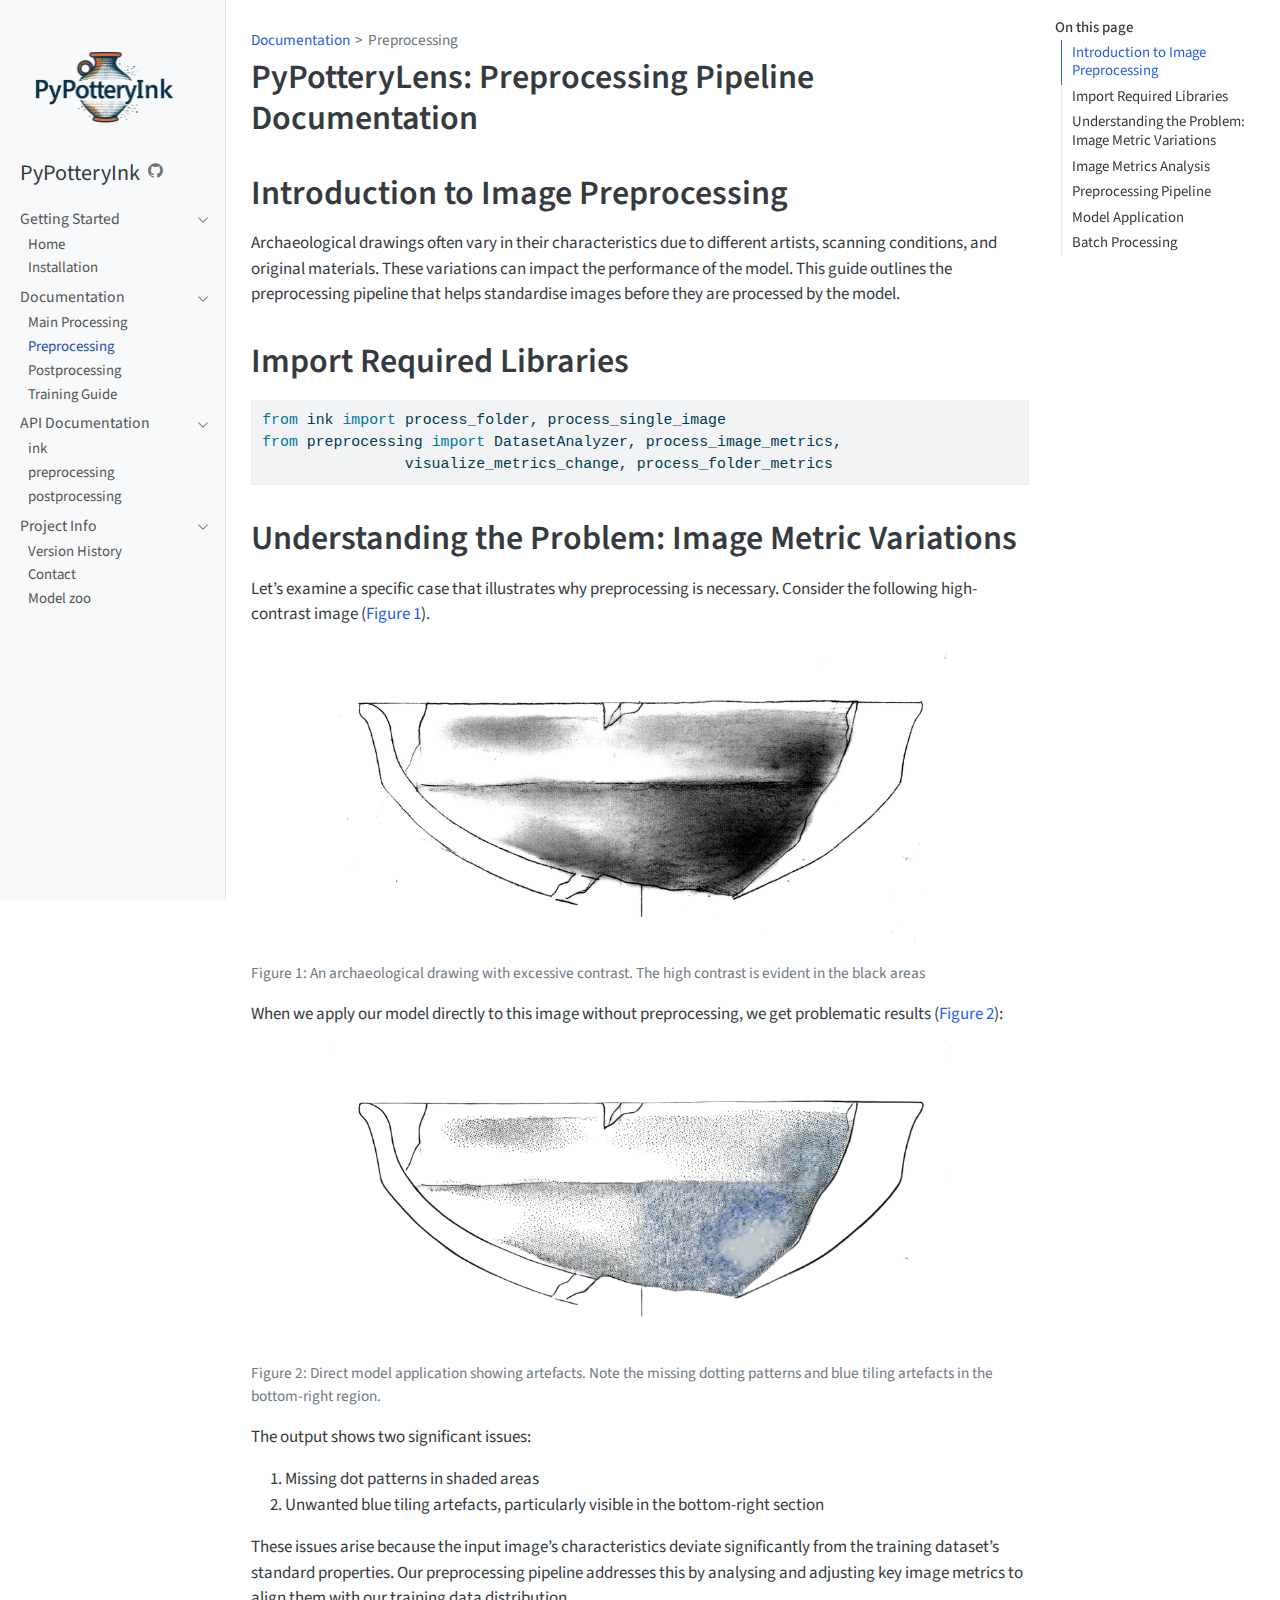
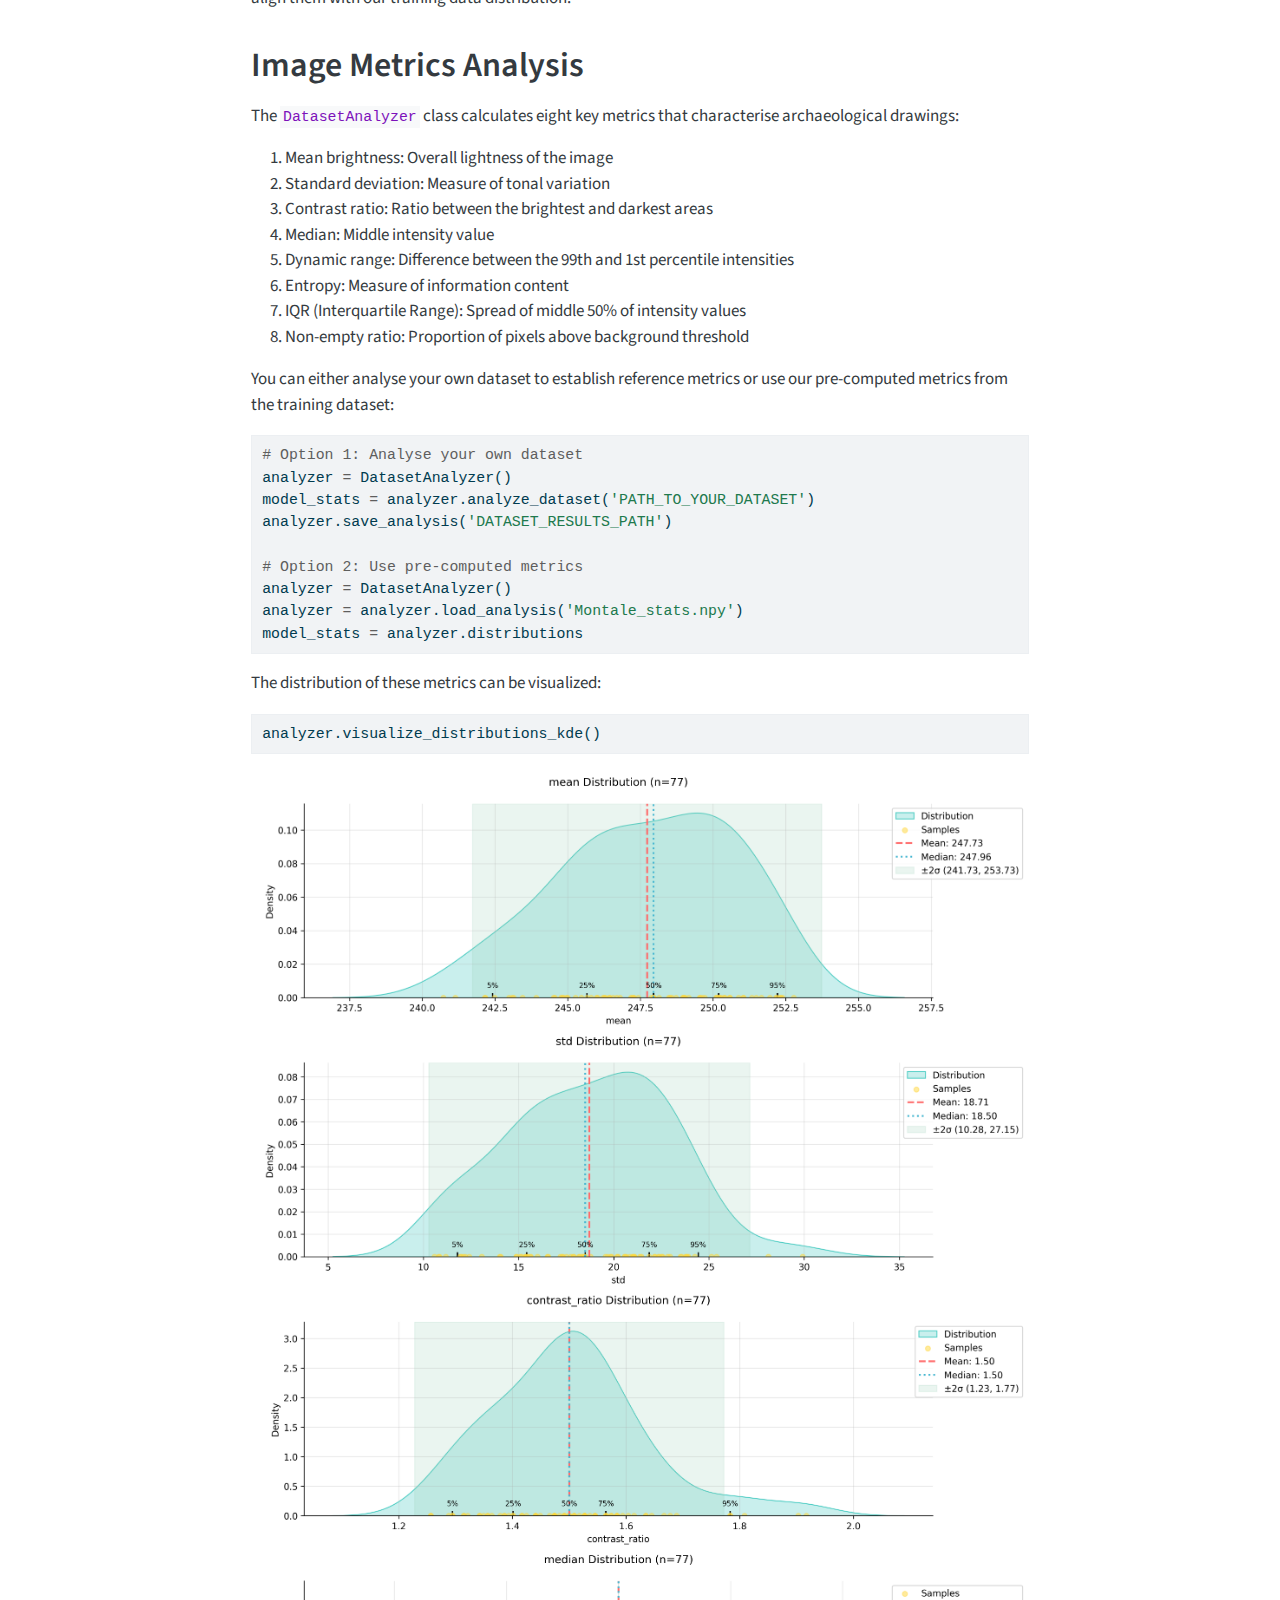
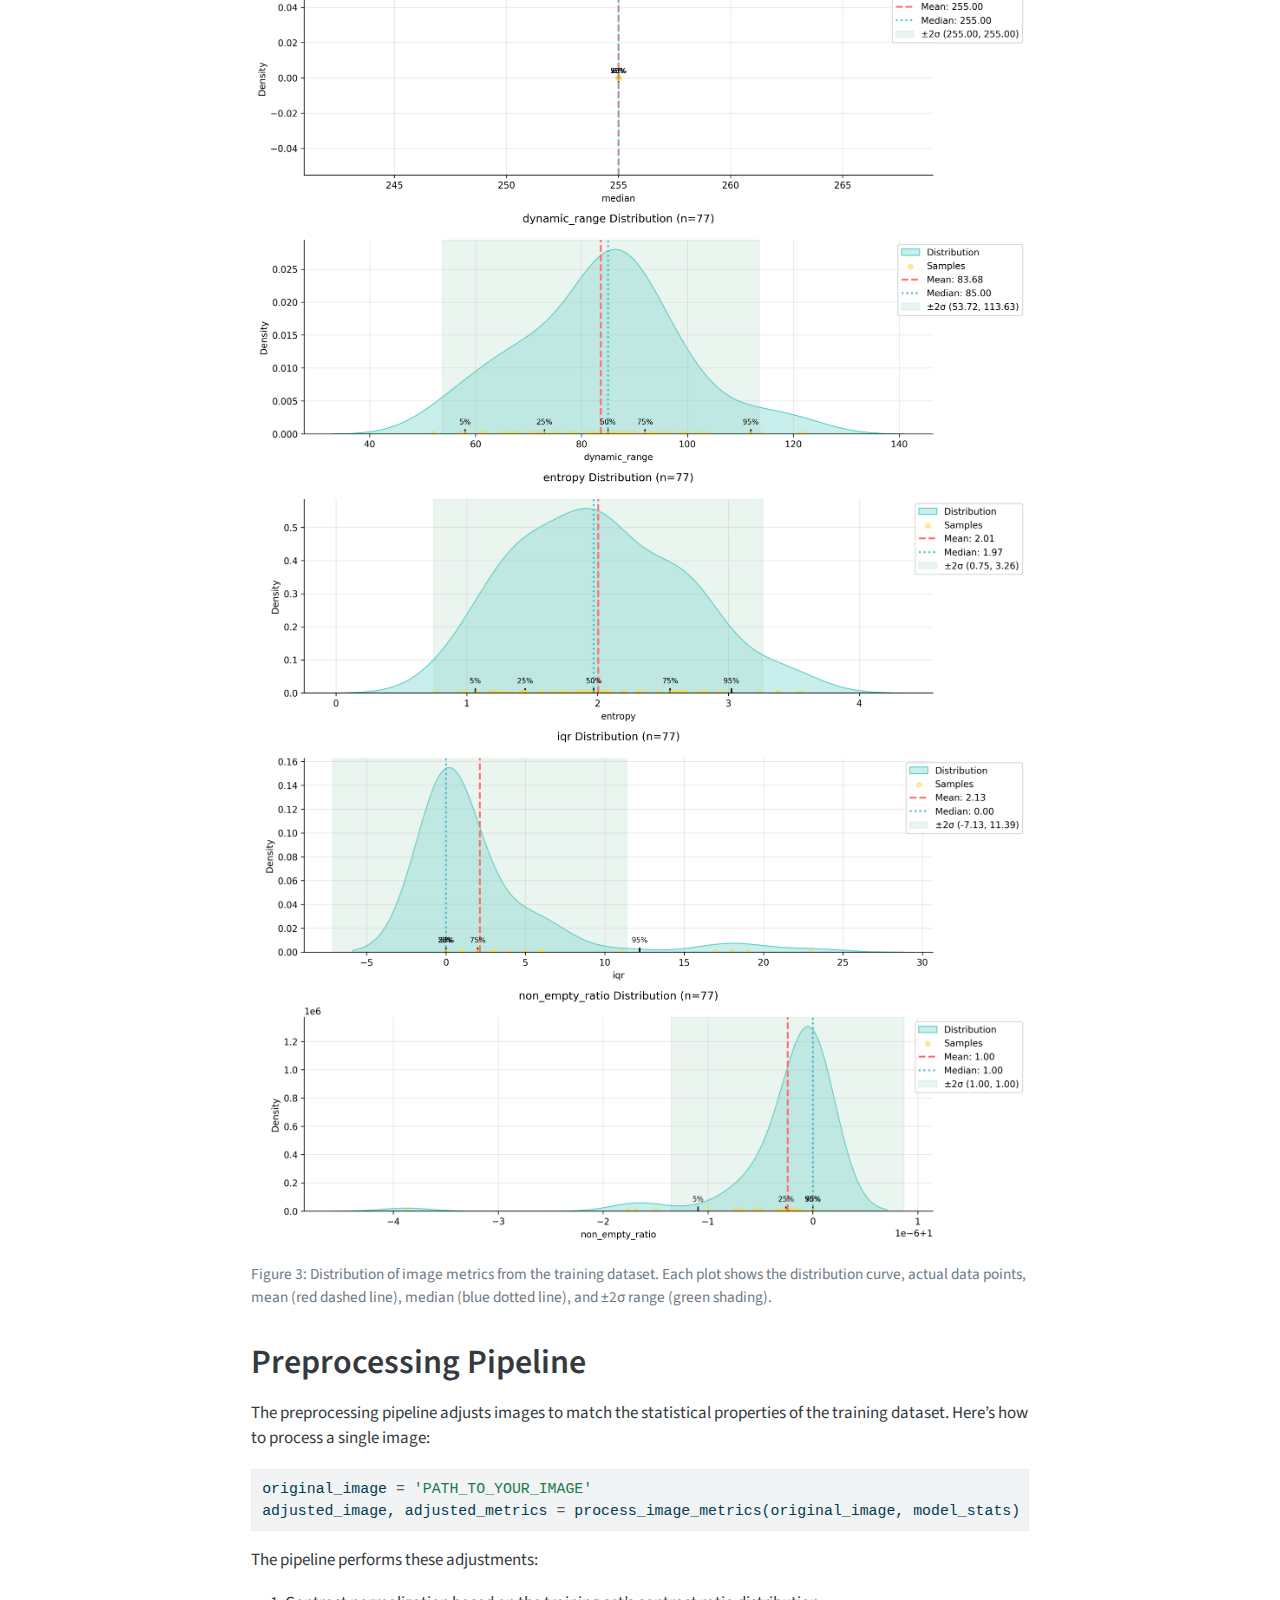
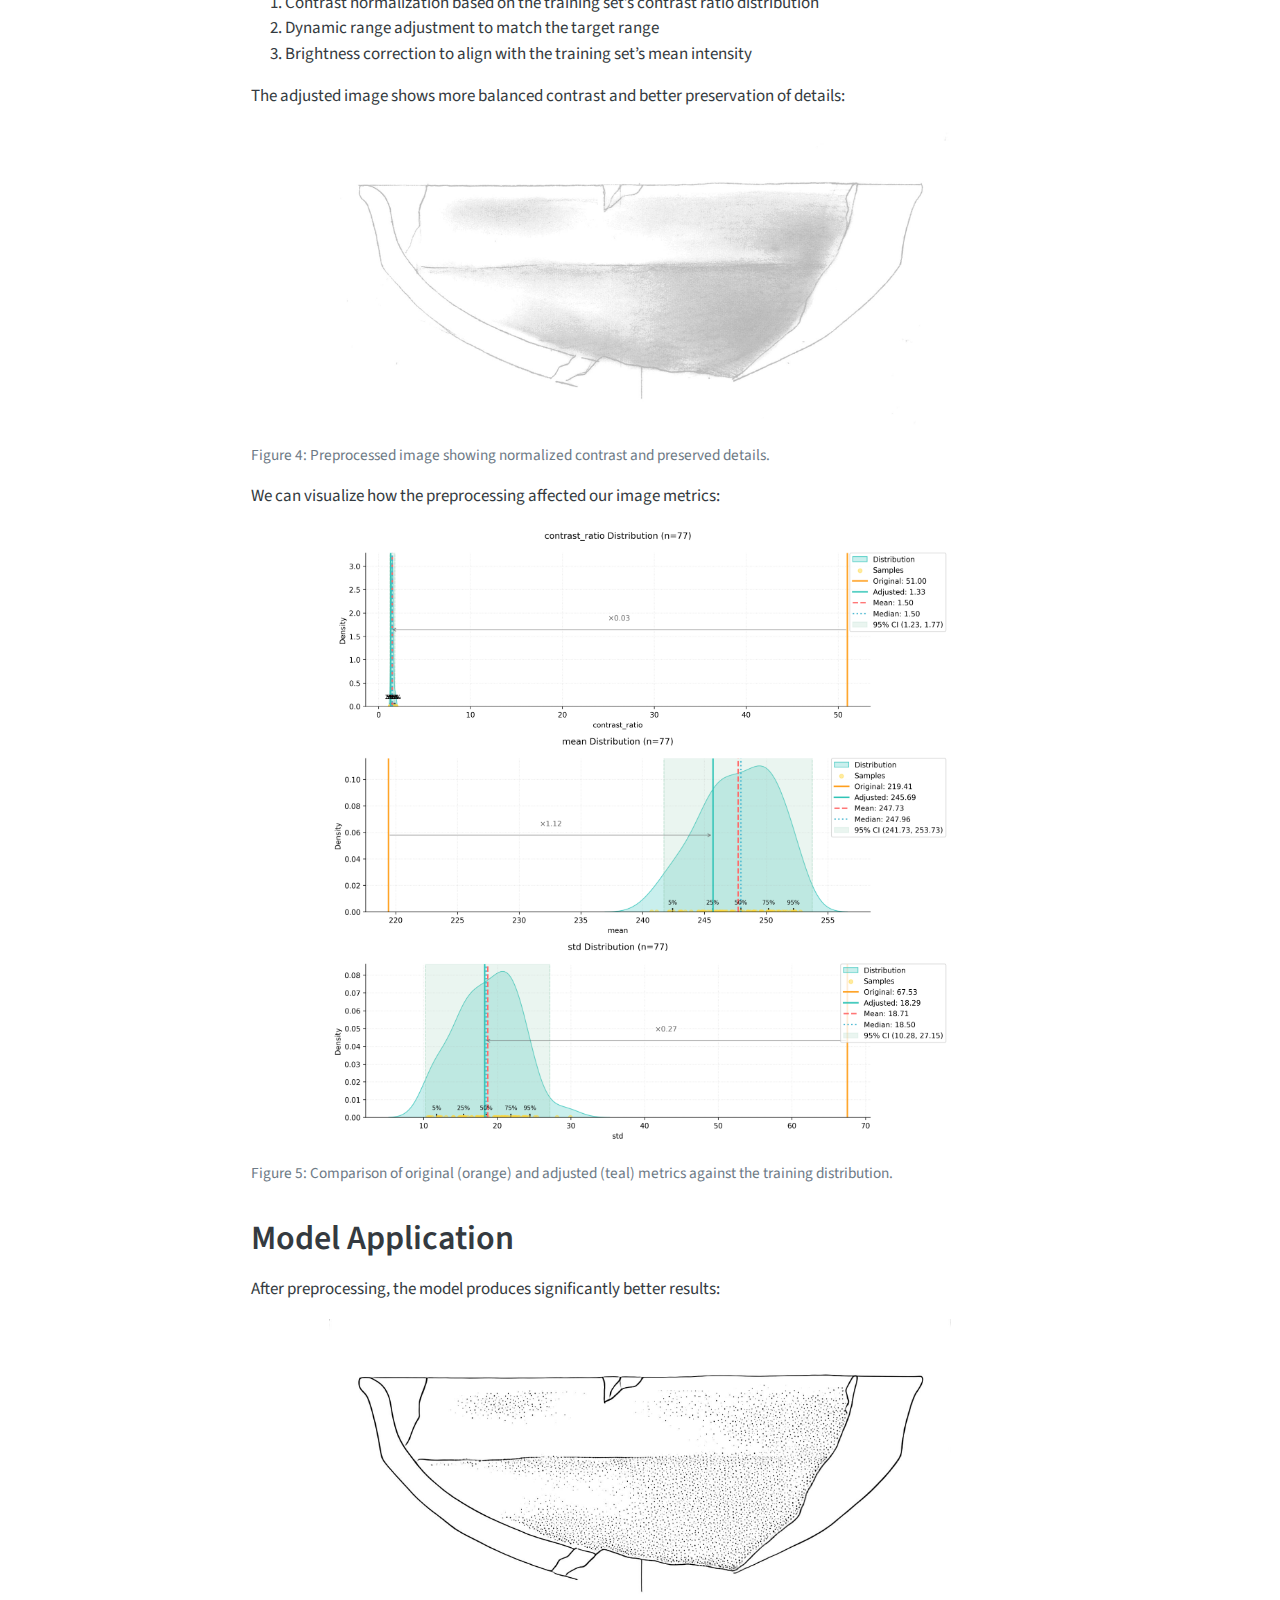
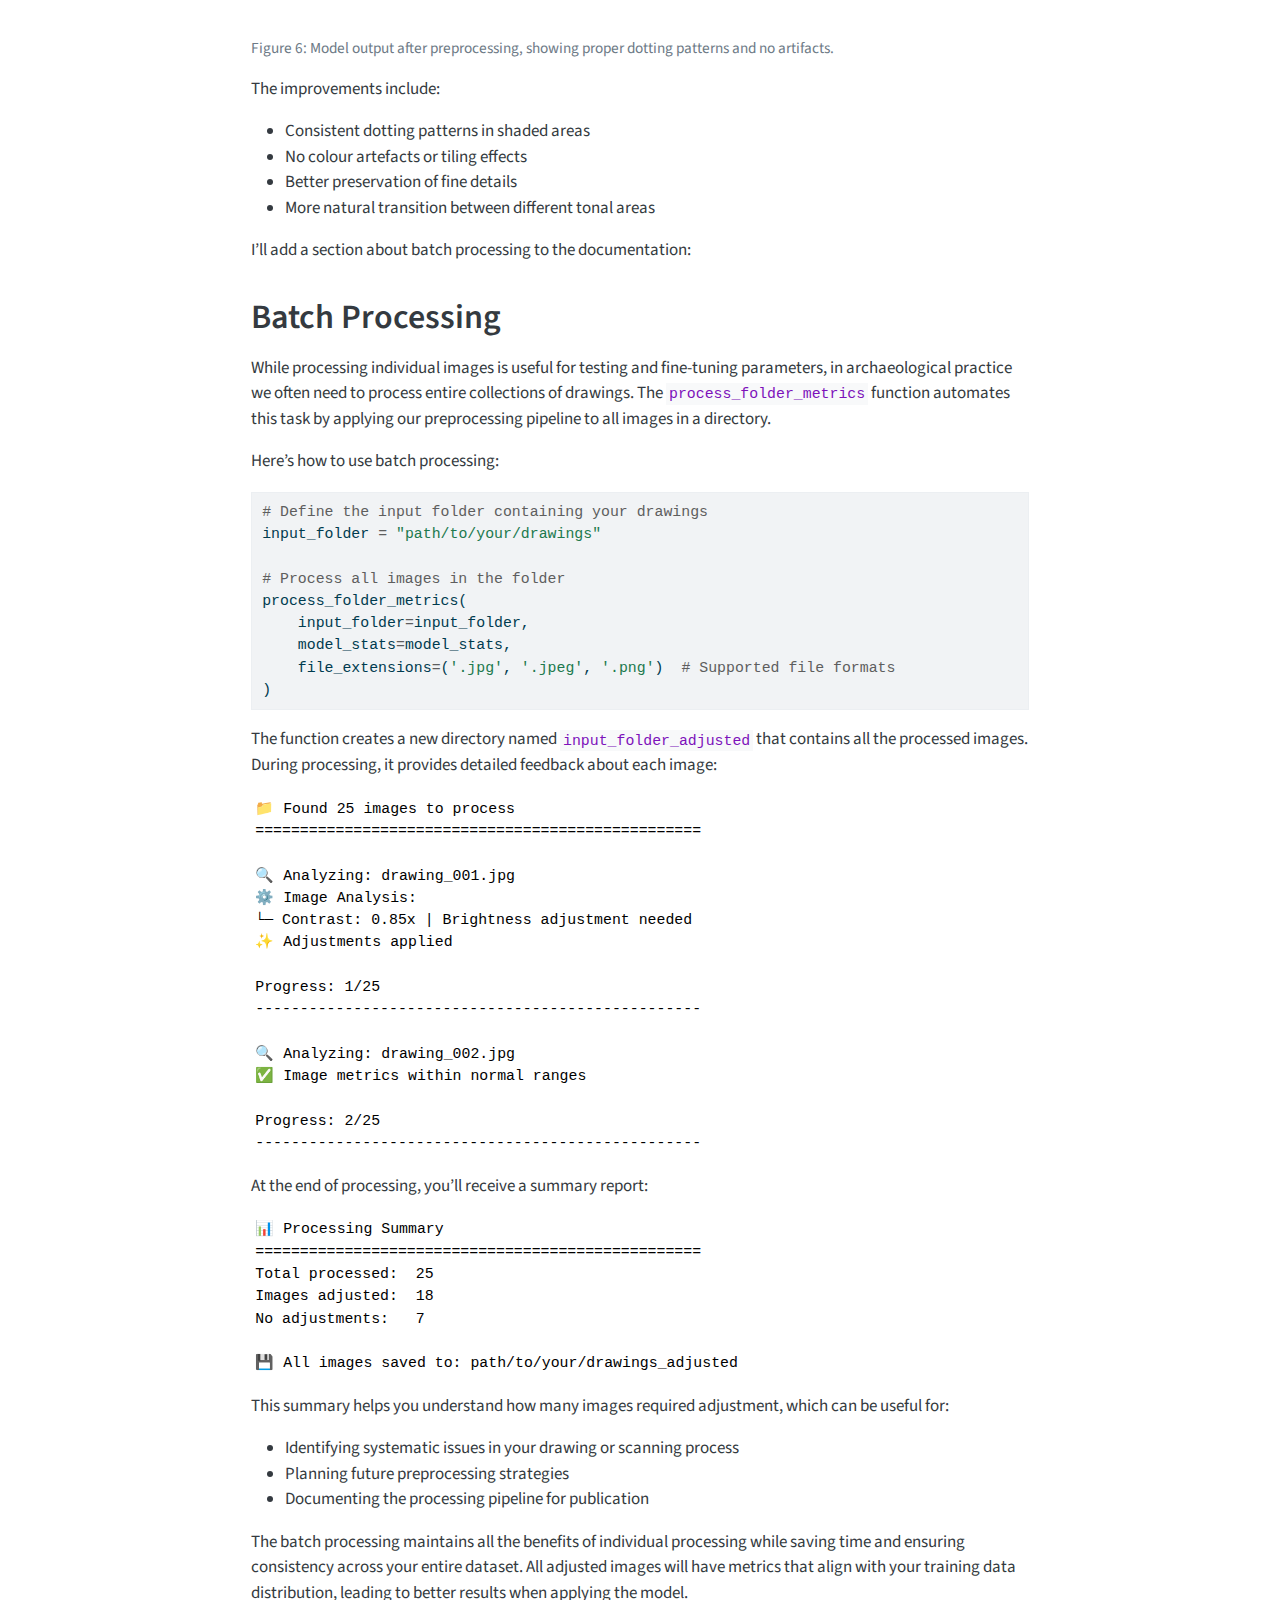
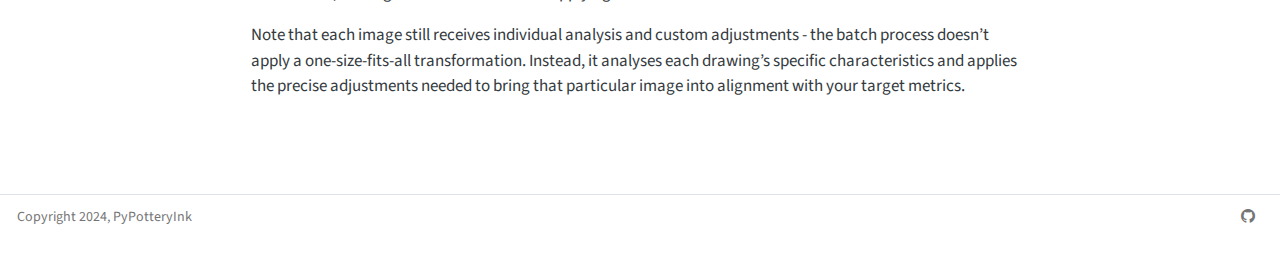
<file: docs/docs_preprocessing.html>
<!DOCTYPE html>
<html xmlns="http://www.w3.org/1999/xhtml" lang="en" xml:lang="en"><head>

<meta charset="utf-8">
<meta name="generator" content="quarto-1.6.36">

<meta name="viewport" content="width=device-width, initial-scale=1.0, user-scalable=yes">


<title>PyPotteryLens: Preprocessing Pipeline Documentation – PyPotteryInk</title>
<style>
code{white-space: pre-wrap;}
span.smallcaps{font-variant: small-caps;}
div.columns{display: flex; gap: min(4vw, 1.5em);}
div.column{flex: auto; overflow-x: auto;}
div.hanging-indent{margin-left: 1.5em; text-indent: -1.5em;}
ul.task-list{list-style: none;}
ul.task-list li input[type="checkbox"] {
  width: 0.8em;
  margin: 0 0.8em 0.2em -1em; /* quarto-specific, see https://github.com/quarto-dev/quarto-cli/issues/4556 */ 
  vertical-align: middle;
}
/* CSS for syntax highlighting */
pre > code.sourceCode { white-space: pre; position: relative; }
pre > code.sourceCode > span { line-height: 1.25; }
pre > code.sourceCode > span:empty { height: 1.2em; }
.sourceCode { overflow: visible; }
code.sourceCode > span { color: inherit; text-decoration: inherit; }
div.sourceCode { margin: 1em 0; }
pre.sourceCode { margin: 0; }
@media screen {
div.sourceCode { overflow: auto; }
}
@media print {
pre > code.sourceCode { white-space: pre-wrap; }
pre > code.sourceCode > span { display: inline-block; text-indent: -5em; padding-left: 5em; }
}
pre.numberSource code
  { counter-reset: source-line 0; }
pre.numberSource code > span
  { position: relative; left: -4em; counter-increment: source-line; }
pre.numberSource code > span > a:first-child::before
  { content: counter(source-line);
    position: relative; left: -1em; text-align: right; vertical-align: baseline;
    border: none; display: inline-block;
    -webkit-touch-callout: none; -webkit-user-select: none;
    -khtml-user-select: none; -moz-user-select: none;
    -ms-user-select: none; user-select: none;
    padding: 0 4px; width: 4em;
  }
pre.numberSource { margin-left: 3em;  padding-left: 4px; }
div.sourceCode
  {   }
@media screen {
pre > code.sourceCode > span > a:first-child::before { text-decoration: underline; }
}
</style>


<script src="site_libs/quarto-nav/quarto-nav.js"></script>
<script src="site_libs/quarto-nav/headroom.min.js"></script>
<script src="site_libs/clipboard/clipboard.min.js"></script>
<script src="site_libs/quarto-search/autocomplete.umd.js"></script>
<script src="site_libs/quarto-search/fuse.min.js"></script>
<script src="site_libs/quarto-search/quarto-search.js"></script>
<meta name="quarto:offset" content="./">
<script src="site_libs/quarto-html/quarto.js"></script>
<script src="site_libs/quarto-html/popper.min.js"></script>
<script src="site_libs/quarto-html/tippy.umd.min.js"></script>
<script src="site_libs/quarto-html/anchor.min.js"></script>
<link href="site_libs/quarto-html/tippy.css" rel="stylesheet">
<link href="site_libs/quarto-html/quarto-syntax-highlighting-01c78b5cd655e4cd89133cf59d535862.css" rel="stylesheet" id="quarto-text-highlighting-styles">
<script src="site_libs/bootstrap/bootstrap.min.js"></script>
<link href="site_libs/bootstrap/bootstrap-icons.css" rel="stylesheet">
<link href="site_libs/bootstrap/bootstrap-2032ab7b8ae91ea6882f5f8c12934864.min.css" rel="stylesheet" append-hash="true" id="quarto-bootstrap" data-mode="light">
<script id="quarto-search-options" type="application/json">{
  "location": "sidebar",
  "copy-button": false,
  "collapse-after": 3,
  "panel-placement": "start",
  "type": "textbox",
  "limit": 50,
  "keyboard-shortcut": [
    "f",
    "/",
    "s"
  ],
  "show-item-context": false,
  "language": {
    "search-no-results-text": "No results",
    "search-matching-documents-text": "matching documents",
    "search-copy-link-title": "Copy link to search",
    "search-hide-matches-text": "Hide additional matches",
    "search-more-match-text": "more match in this document",
    "search-more-matches-text": "more matches in this document",
    "search-clear-button-title": "Clear",
    "search-text-placeholder": "",
    "search-detached-cancel-button-title": "Cancel",
    "search-submit-button-title": "Submit",
    "search-label": "Search"
  }
}</script>


<link rel="stylesheet" href="styles.css">
</head>

<body class="nav-sidebar docked">

<div id="quarto-search-results"></div>
  <header id="quarto-header" class="headroom fixed-top">
  <nav class="quarto-secondary-nav">
    <div class="container-fluid d-flex">
      <button type="button" class="quarto-btn-toggle btn" data-bs-toggle="collapse" role="button" data-bs-target=".quarto-sidebar-collapse-item" aria-controls="quarto-sidebar" aria-expanded="false" aria-label="Toggle sidebar navigation" onclick="if (window.quartoToggleHeadroom) { window.quartoToggleHeadroom(); }">
        <i class="bi bi-layout-text-sidebar-reverse"></i>
      </button>
        <nav class="quarto-page-breadcrumbs" aria-label="breadcrumb"><ol class="breadcrumb"><li class="breadcrumb-item"><a href="./docs_main.html">Documentation</a></li><li class="breadcrumb-item"><a href="./docs_preprocessing.html">Preprocessing</a></li></ol></nav>
        <a class="flex-grow-1" role="navigation" data-bs-toggle="collapse" data-bs-target=".quarto-sidebar-collapse-item" aria-controls="quarto-sidebar" aria-expanded="false" aria-label="Toggle sidebar navigation" onclick="if (window.quartoToggleHeadroom) { window.quartoToggleHeadroom(); }">      
        </a>
    </div>
  </nav>
</header>
<!-- content -->
<div id="quarto-content" class="quarto-container page-columns page-rows-contents page-layout-article">
<!-- sidebar -->
  <nav id="quarto-sidebar" class="sidebar collapse collapse-horizontal quarto-sidebar-collapse-item sidebar-navigation docked overflow-auto">
    <div class="pt-lg-2 mt-2 text-left sidebar-header sidebar-header-stacked">
      <a href="./index.html" class="sidebar-logo-link">
      <img src="././images_docs/logo_pypotteryink.png" alt="" class="sidebar-logo py-0 d-lg-inline d-none">
      </a>
    <div class="sidebar-title mb-0 py-0">
      <a href="./">PyPotteryInk</a> 
        <div class="sidebar-tools-main">
    <a href="https://github.com/lrncrd/PyPotteryInk" title="GitHub" class="quarto-navigation-tool px-1" aria-label="GitHub"><i class="bi bi-github"></i></a>
</div>
    </div>
      </div>
    <div class="sidebar-menu-container"> 
    <ul class="list-unstyled mt-1">
        <li class="sidebar-item sidebar-item-section">
      <div class="sidebar-item-container"> 
            <a class="sidebar-item-text sidebar-link text-start" data-bs-toggle="collapse" data-bs-target="#quarto-sidebar-section-1" role="navigation" aria-expanded="true">
 <span class="menu-text">Getting Started</span></a>
          <a class="sidebar-item-toggle text-start" data-bs-toggle="collapse" data-bs-target="#quarto-sidebar-section-1" role="navigation" aria-expanded="true" aria-label="Toggle section">
            <i class="bi bi-chevron-right ms-2"></i>
          </a> 
      </div>
      <ul id="quarto-sidebar-section-1" class="collapse list-unstyled sidebar-section depth1 show">  
          <li class="sidebar-item">
  <div class="sidebar-item-container"> 
  <a href="./index.html" class="sidebar-item-text sidebar-link">
 <span class="menu-text">Home</span></a>
  </div>
</li>
          <li class="sidebar-item">
  <div class="sidebar-item-container"> 
  <a href="./installation.html" class="sidebar-item-text sidebar-link">
 <span class="menu-text">Installation</span></a>
  </div>
</li>
      </ul>
  </li>
        <li class="sidebar-item sidebar-item-section">
      <div class="sidebar-item-container"> 
            <a class="sidebar-item-text sidebar-link text-start" data-bs-toggle="collapse" data-bs-target="#quarto-sidebar-section-2" role="navigation" aria-expanded="true">
 <span class="menu-text">Documentation</span></a>
          <a class="sidebar-item-toggle text-start" data-bs-toggle="collapse" data-bs-target="#quarto-sidebar-section-2" role="navigation" aria-expanded="true" aria-label="Toggle section">
            <i class="bi bi-chevron-right ms-2"></i>
          </a> 
      </div>
      <ul id="quarto-sidebar-section-2" class="collapse list-unstyled sidebar-section depth1 show">  
          <li class="sidebar-item">
  <div class="sidebar-item-container"> 
  <a href="./docs_main.html" class="sidebar-item-text sidebar-link">
 <span class="menu-text">Main Processing</span></a>
  </div>
</li>
          <li class="sidebar-item">
  <div class="sidebar-item-container"> 
  <a href="./docs_preprocessing.html" class="sidebar-item-text sidebar-link active">
 <span class="menu-text">Preprocessing</span></a>
  </div>
</li>
          <li class="sidebar-item">
  <div class="sidebar-item-container"> 
  <a href="./docs_postprocessing.html" class="sidebar-item-text sidebar-link">
 <span class="menu-text">Postprocessing</span></a>
  </div>
</li>
          <li class="sidebar-item">
  <div class="sidebar-item-container"> 
  <a href="./training.html" class="sidebar-item-text sidebar-link">
 <span class="menu-text">Training Guide</span></a>
  </div>
</li>
      </ul>
  </li>
        <li class="sidebar-item sidebar-item-section">
      <div class="sidebar-item-container"> 
            <a class="sidebar-item-text sidebar-link text-start" data-bs-toggle="collapse" data-bs-target="#quarto-sidebar-section-3" role="navigation" aria-expanded="true">
 <span class="menu-text">API Documentation</span></a>
          <a class="sidebar-item-toggle text-start" data-bs-toggle="collapse" data-bs-target="#quarto-sidebar-section-3" role="navigation" aria-expanded="true" aria-label="Toggle section">
            <i class="bi bi-chevron-right ms-2"></i>
          </a> 
      </div>
      <ul id="quarto-sidebar-section-3" class="collapse list-unstyled sidebar-section depth1 show">  
          <li class="sidebar-item">
  <div class="sidebar-item-container"> 
  <a href="./api_ink.html" class="sidebar-item-text sidebar-link">
 <span class="menu-text">ink</span></a>
  </div>
</li>
          <li class="sidebar-item">
  <div class="sidebar-item-container"> 
  <a href="./api_preprocessing.html" class="sidebar-item-text sidebar-link">
 <span class="menu-text">preprocessing</span></a>
  </div>
</li>
          <li class="sidebar-item">
  <div class="sidebar-item-container"> 
  <a href="./api_postprocessing.html" class="sidebar-item-text sidebar-link">
 <span class="menu-text">postprocessing</span></a>
  </div>
</li>
      </ul>
  </li>
        <li class="sidebar-item sidebar-item-section">
      <div class="sidebar-item-container"> 
            <a class="sidebar-item-text sidebar-link text-start" data-bs-toggle="collapse" data-bs-target="#quarto-sidebar-section-4" role="navigation" aria-expanded="true">
 <span class="menu-text">Project Info</span></a>
          <a class="sidebar-item-toggle text-start" data-bs-toggle="collapse" data-bs-target="#quarto-sidebar-section-4" role="navigation" aria-expanded="true" aria-label="Toggle section">
            <i class="bi bi-chevron-right ms-2"></i>
          </a> 
      </div>
      <ul id="quarto-sidebar-section-4" class="collapse list-unstyled sidebar-section depth1 show">  
          <li class="sidebar-item">
  <div class="sidebar-item-container"> 
  <a href="./version_history.html" class="sidebar-item-text sidebar-link">
 <span class="menu-text">Version History</span></a>
  </div>
</li>
          <li class="sidebar-item">
  <div class="sidebar-item-container"> 
  <a href="./contact.html" class="sidebar-item-text sidebar-link">
 <span class="menu-text">Contact</span></a>
  </div>
</li>
          <li class="sidebar-item">
  <div class="sidebar-item-container"> 
  <a href="./models_zoo.html" class="sidebar-item-text sidebar-link">
 <span class="menu-text">Model zoo</span></a>
  </div>
</li>
      </ul>
  </li>
    </ul>
    </div>
</nav>
<div id="quarto-sidebar-glass" class="quarto-sidebar-collapse-item" data-bs-toggle="collapse" data-bs-target=".quarto-sidebar-collapse-item"></div>
<!-- margin-sidebar -->
    <div id="quarto-margin-sidebar" class="sidebar margin-sidebar">
        <nav id="TOC" role="doc-toc" class="toc-active">
    <h2 id="toc-title">On this page</h2>
   
  <ul>
  <li><a href="#introduction-to-image-preprocessing" id="toc-introduction-to-image-preprocessing" class="nav-link active" data-scroll-target="#introduction-to-image-preprocessing">Introduction to Image Preprocessing</a></li>
  <li><a href="#import-required-libraries" id="toc-import-required-libraries" class="nav-link" data-scroll-target="#import-required-libraries">Import Required Libraries</a></li>
  <li><a href="#understanding-the-problem-image-metric-variations" id="toc-understanding-the-problem-image-metric-variations" class="nav-link" data-scroll-target="#understanding-the-problem-image-metric-variations">Understanding the Problem: Image Metric Variations</a></li>
  <li><a href="#image-metrics-analysis" id="toc-image-metrics-analysis" class="nav-link" data-scroll-target="#image-metrics-analysis">Image Metrics Analysis</a></li>
  <li><a href="#preprocessing-pipeline" id="toc-preprocessing-pipeline" class="nav-link" data-scroll-target="#preprocessing-pipeline">Preprocessing Pipeline</a></li>
  <li><a href="#model-application" id="toc-model-application" class="nav-link" data-scroll-target="#model-application">Model Application</a></li>
  <li><a href="#batch-processing" id="toc-batch-processing" class="nav-link" data-scroll-target="#batch-processing">Batch Processing</a></li>
  </ul>
</nav>
    </div>
<!-- main -->
<main class="content" id="quarto-document-content">

<header id="title-block-header" class="quarto-title-block default"><nav class="quarto-page-breadcrumbs quarto-title-breadcrumbs d-none d-lg-block" aria-label="breadcrumb"><ol class="breadcrumb"><li class="breadcrumb-item"><a href="./docs_main.html">Documentation</a></li><li class="breadcrumb-item"><a href="./docs_preprocessing.html">Preprocessing</a></li></ol></nav>
<div class="quarto-title">
<h1 class="title">PyPotteryLens: Preprocessing Pipeline Documentation</h1>
</div>



<div class="quarto-title-meta">

    
  
    
  </div>
  


</header>


<section id="introduction-to-image-preprocessing" class="level1">
<h1>Introduction to Image Preprocessing</h1>
<p>Archaeological drawings often vary in their characteristics due to different artists, scanning conditions, and original materials. These variations can impact the performance of the model. This guide outlines the preprocessing pipeline that helps standardise images before they are processed by the model.</p>
</section>
<section id="import-required-libraries" class="level1">
<h1>Import Required Libraries</h1>
<div id="a76467a6" class="cell">
<div class="sourceCode cell-code" id="cb1"><pre class="sourceCode python code-with-copy"><code class="sourceCode python"><span id="cb1-1"><a href="#cb1-1" aria-hidden="true" tabindex="-1"></a><span class="im">from</span> ink <span class="im">import</span> process_folder, process_single_image</span>
<span id="cb1-2"><a href="#cb1-2" aria-hidden="true" tabindex="-1"></a><span class="im">from</span> preprocessing <span class="im">import</span> DatasetAnalyzer, process_image_metrics, </span>
<span id="cb1-3"><a href="#cb1-3" aria-hidden="true" tabindex="-1"></a>                visualize_metrics_change, process_folder_metrics</span></code><button title="Copy to Clipboard" class="code-copy-button"><i class="bi"></i></button></pre></div>
</div>
</section>
<section id="understanding-the-problem-image-metric-variations" class="level1">
<h1>Understanding the Problem: Image Metric Variations</h1>
<p>Let’s examine a specific case that illustrates why preprocessing is necessary. Consider the following high-contrast image (<a href="#fig-high-contrast" class="quarto-xref">Figure&nbsp;1</a>).</p>
<div id="fig-high-contrast" class="quarto-float quarto-figure quarto-figure-center anchored" data-fig-align="center">
<figure class="quarto-float quarto-float-fig figure">
<div aria-describedby="fig-high-contrast-caption-0ceaefa1-69ba-4598-a22c-09a6ac19f8ca">
<img src="images_docs/2_contrast.jpg" class="img-fluid quarto-figure quarto-figure-center figure-img" style="width:80.0%">
</div>
<figcaption class="quarto-float-caption-bottom quarto-float-caption quarto-float-fig" id="fig-high-contrast-caption-0ceaefa1-69ba-4598-a22c-09a6ac19f8ca">
Figure&nbsp;1: An archaeological drawing with excessive contrast. The high contrast is evident in the black areas
</figcaption>
</figure>
</div>
<p>When we apply our model directly to this image without preprocessing, we get problematic results (<a href="#fig-high-contrast-result" class="quarto-xref">Figure&nbsp;2</a>):</p>
<div id="fig-high-contrast-result" class="quarto-float quarto-figure quarto-figure-center anchored" data-fig-align="center">
<figure class="quarto-float quarto-float-fig figure">
<div aria-describedby="fig-high-contrast-result-caption-0ceaefa1-69ba-4598-a22c-09a6ac19f8ca">
<img src="images_docs/fig_high_constrast_result.png" class="img-fluid quarto-figure quarto-figure-center figure-img" style="width:80.0%">
</div>
<figcaption class="quarto-float-caption-bottom quarto-float-caption quarto-float-fig" id="fig-high-contrast-result-caption-0ceaefa1-69ba-4598-a22c-09a6ac19f8ca">
Figure&nbsp;2: Direct model application showing artefacts. Note the missing dotting patterns and blue tiling artefacts in the bottom-right region.
</figcaption>
</figure>
</div>
<p>The output shows two significant issues:</p>
<ol type="1">
<li>Missing dot patterns in shaded areas</li>
<li>Unwanted blue tiling artefacts, particularly visible in the bottom-right section</li>
</ol>
<p>These issues arise because the input image’s characteristics deviate significantly from the training dataset’s standard properties. Our preprocessing pipeline addresses this by analysing and adjusting key image metrics to align them with our training data distribution.</p>
</section>
<section id="image-metrics-analysis" class="level1">
<h1>Image Metrics Analysis</h1>
<p>The <code>DatasetAnalyzer</code> class calculates eight key metrics that characterise archaeological drawings:</p>
<ol type="1">
<li>Mean brightness: Overall lightness of the image</li>
<li>Standard deviation: Measure of tonal variation</li>
<li>Contrast ratio: Ratio between the brightest and darkest areas</li>
<li>Median: Middle intensity value</li>
<li>Dynamic range: Difference between the 99th and 1st percentile intensities</li>
<li>Entropy: Measure of information content</li>
<li>IQR (Interquartile Range): Spread of middle 50% of intensity values</li>
<li>Non-empty ratio: Proportion of pixels above background threshold</li>
</ol>
<p>You can either analyse your own dataset to establish reference metrics or use our pre-computed metrics from the training dataset:</p>
<div id="dd85c5a0" class="cell">
<div class="sourceCode cell-code" id="cb2"><pre class="sourceCode python code-with-copy"><code class="sourceCode python"><span id="cb2-1"><a href="#cb2-1" aria-hidden="true" tabindex="-1"></a><span class="co"># Option 1: Analyse your own dataset</span></span>
<span id="cb2-2"><a href="#cb2-2" aria-hidden="true" tabindex="-1"></a>analyzer <span class="op">=</span> DatasetAnalyzer()</span>
<span id="cb2-3"><a href="#cb2-3" aria-hidden="true" tabindex="-1"></a>model_stats <span class="op">=</span> analyzer.analyze_dataset(<span class="st">'PATH_TO_YOUR_DATASET'</span>)</span>
<span id="cb2-4"><a href="#cb2-4" aria-hidden="true" tabindex="-1"></a>analyzer.save_analysis(<span class="st">'DATASET_RESULTS_PATH'</span>)</span>
<span id="cb2-5"><a href="#cb2-5" aria-hidden="true" tabindex="-1"></a></span>
<span id="cb2-6"><a href="#cb2-6" aria-hidden="true" tabindex="-1"></a><span class="co"># Option 2: Use pre-computed metrics</span></span>
<span id="cb2-7"><a href="#cb2-7" aria-hidden="true" tabindex="-1"></a>analyzer <span class="op">=</span> DatasetAnalyzer()</span>
<span id="cb2-8"><a href="#cb2-8" aria-hidden="true" tabindex="-1"></a>analyzer <span class="op">=</span> analyzer.load_analysis(<span class="st">'Montale_stats.npy'</span>)</span>
<span id="cb2-9"><a href="#cb2-9" aria-hidden="true" tabindex="-1"></a>model_stats <span class="op">=</span> analyzer.distributions</span></code><button title="Copy to Clipboard" class="code-copy-button"><i class="bi"></i></button></pre></div>
</div>
<p>The distribution of these metrics can be visualized:</p>
<div id="a98c2142" class="cell">
<div class="sourceCode cell-code" id="cb3"><pre class="sourceCode python code-with-copy"><code class="sourceCode python"><span id="cb3-1"><a href="#cb3-1" aria-hidden="true" tabindex="-1"></a>analyzer.visualize_distributions_kde()</span></code><button title="Copy to Clipboard" class="code-copy-button"><i class="bi"></i></button></pre></div>
</div>
<div id="fig-model_stats" class="quarto-float quarto-figure quarto-figure-center anchored" data-fig-align="center">
<figure class="quarto-float quarto-float-fig figure">
<div aria-describedby="fig-model_stats-caption-0ceaefa1-69ba-4598-a22c-09a6ac19f8ca">
<img src="images_docs/model_stats_kde.png" class="img-fluid quarto-figure quarto-figure-center figure-img">
</div>
<figcaption class="quarto-float-caption-bottom quarto-float-caption quarto-float-fig" id="fig-model_stats-caption-0ceaefa1-69ba-4598-a22c-09a6ac19f8ca">
Figure&nbsp;3: Distribution of image metrics from the training dataset. Each plot shows the distribution curve, actual data points, mean (red dashed line), median (blue dotted line), and ±2σ range (green shading).
</figcaption>
</figure>
</div>
</section>
<section id="preprocessing-pipeline" class="level1">
<h1>Preprocessing Pipeline</h1>
<p>The preprocessing pipeline adjusts images to match the statistical properties of the training dataset. Here’s how to process a single image:</p>
<div id="a294eb17" class="cell">
<div class="sourceCode cell-code" id="cb4"><pre class="sourceCode python code-with-copy"><code class="sourceCode python"><span id="cb4-1"><a href="#cb4-1" aria-hidden="true" tabindex="-1"></a>original_image <span class="op">=</span> <span class="st">'PATH_TO_YOUR_IMAGE'</span></span>
<span id="cb4-2"><a href="#cb4-2" aria-hidden="true" tabindex="-1"></a>adjusted_image, adjusted_metrics <span class="op">=</span> process_image_metrics(original_image, model_stats)</span></code><button title="Copy to Clipboard" class="code-copy-button"><i class="bi"></i></button></pre></div>
</div>
<p>The pipeline performs these adjustments:</p>
<ol type="1">
<li>Contrast normalization based on the training set’s contrast ratio distribution</li>
<li>Dynamic range adjustment to match the target range</li>
<li>Brightness correction to align with the training set’s mean intensity</li>
</ol>
<p>The adjusted image shows more balanced contrast and better preservation of details:</p>
<div id="fig-image_adjusted" class="quarto-float quarto-figure quarto-figure-center anchored" data-fig-align="center">
<figure class="quarto-float quarto-float-fig figure">
<div aria-describedby="fig-image_adjusted-caption-0ceaefa1-69ba-4598-a22c-09a6ac19f8ca">
<img src="images_docs/2_contrast_adjusted.jpg" class="img-fluid quarto-figure quarto-figure-center figure-img" style="width:80.0%">
</div>
<figcaption class="quarto-float-caption-bottom quarto-float-caption quarto-float-fig" id="fig-image_adjusted-caption-0ceaefa1-69ba-4598-a22c-09a6ac19f8ca">
Figure&nbsp;4: Preprocessed image showing normalized contrast and preserved details.
</figcaption>
</figure>
</div>
<p>We can visualize how the preprocessing affected our image metrics:</p>
<div id="fig-metrics_change" class="quarto-float quarto-figure quarto-figure-center anchored" data-fig-align="center">
<figure class="quarto-float quarto-float-fig figure">
<div aria-describedby="fig-metrics_change-caption-0ceaefa1-69ba-4598-a22c-09a6ac19f8ca">
<img src="images_docs/model_stats_comparison.png" class="img-fluid quarto-figure quarto-figure-center figure-img" style="width:80.0%">
</div>
<figcaption class="quarto-float-caption-bottom quarto-float-caption quarto-float-fig" id="fig-metrics_change-caption-0ceaefa1-69ba-4598-a22c-09a6ac19f8ca">
Figure&nbsp;5: Comparison of original (orange) and adjusted (teal) metrics against the training distribution.
</figcaption>
</figure>
</div>
</section>
<section id="model-application" class="level1">
<h1>Model Application</h1>
<p>After preprocessing, the model produces significantly better results:</p>
<div id="fig-image_adjusted_res" class="quarto-float quarto-figure quarto-figure-center anchored" data-fig-align="center">
<figure class="quarto-float quarto-float-fig figure">
<div aria-describedby="fig-image_adjusted_res-caption-0ceaefa1-69ba-4598-a22c-09a6ac19f8ca">
<img src="images_docs\res_2_contrast_adjusted.jpg" class="img-fluid quarto-figure quarto-figure-center figure-img" style="width:80.0%">
</div>
<figcaption class="quarto-float-caption-bottom quarto-float-caption quarto-float-fig" id="fig-image_adjusted_res-caption-0ceaefa1-69ba-4598-a22c-09a6ac19f8ca">
Figure&nbsp;6: Model output after preprocessing, showing proper dotting patterns and no artifacts.
</figcaption>
</figure>
</div>
<p>The improvements include:</p>
<ul>
<li>Consistent dotting patterns in shaded areas</li>
<li>No colour artefacts or tiling effects</li>
<li>Better preservation of fine details</li>
<li>More natural transition between different tonal areas</li>
</ul>
<p>I’ll add a section about batch processing to the documentation:</p>
</section>
<section id="batch-processing" class="level1">
<h1>Batch Processing</h1>
<p>While processing individual images is useful for testing and fine-tuning parameters, in archaeological practice we often need to process entire collections of drawings. The <code>process_folder_metrics</code> function automates this task by applying our preprocessing pipeline to all images in a directory.</p>
<p>Here’s how to use batch processing:</p>
<div class="sourceCode" id="cb5"><pre class="sourceCode python code-with-copy"><code class="sourceCode python"><span id="cb5-1"><a href="#cb5-1" aria-hidden="true" tabindex="-1"></a><span class="co"># Define the input folder containing your drawings</span></span>
<span id="cb5-2"><a href="#cb5-2" aria-hidden="true" tabindex="-1"></a>input_folder <span class="op">=</span> <span class="st">"path/to/your/drawings"</span></span>
<span id="cb5-3"><a href="#cb5-3" aria-hidden="true" tabindex="-1"></a></span>
<span id="cb5-4"><a href="#cb5-4" aria-hidden="true" tabindex="-1"></a><span class="co"># Process all images in the folder</span></span>
<span id="cb5-5"><a href="#cb5-5" aria-hidden="true" tabindex="-1"></a>process_folder_metrics(</span>
<span id="cb5-6"><a href="#cb5-6" aria-hidden="true" tabindex="-1"></a>    input_folder<span class="op">=</span>input_folder,</span>
<span id="cb5-7"><a href="#cb5-7" aria-hidden="true" tabindex="-1"></a>    model_stats<span class="op">=</span>model_stats,</span>
<span id="cb5-8"><a href="#cb5-8" aria-hidden="true" tabindex="-1"></a>    file_extensions<span class="op">=</span>(<span class="st">'.jpg'</span>, <span class="st">'.jpeg'</span>, <span class="st">'.png'</span>)  <span class="co"># Supported file formats</span></span>
<span id="cb5-9"><a href="#cb5-9" aria-hidden="true" tabindex="-1"></a>)</span></code><button title="Copy to Clipboard" class="code-copy-button"><i class="bi"></i></button></pre></div>
<p>The function creates a new directory named <code>input_folder_adjusted</code> that contains all the processed images. During processing, it provides detailed feedback about each image:</p>
<pre><code>📁 Found 25 images to process
==================================================

🔍 Analyzing: drawing_001.jpg
⚙️ Image Analysis:
└─ Contrast: 0.85x | Brightness adjustment needed
✨ Adjustments applied

Progress: 1/25
--------------------------------------------------

🔍 Analyzing: drawing_002.jpg
✅ Image metrics within normal ranges

Progress: 2/25
--------------------------------------------------</code></pre>
<p>At the end of processing, you’ll receive a summary report:</p>
<pre><code>📊 Processing Summary
==================================================
Total processed:  25
Images adjusted:  18
No adjustments:   7

💾 All images saved to: path/to/your/drawings_adjusted</code></pre>
<p>This summary helps you understand how many images required adjustment, which can be useful for:</p>
<ul>
<li>Identifying systematic issues in your drawing or scanning process</li>
<li>Planning future preprocessing strategies</li>
<li>Documenting the processing pipeline for publication</li>
</ul>
<p>The batch processing maintains all the benefits of individual processing while saving time and ensuring consistency across your entire dataset. All adjusted images will have metrics that align with your training data distribution, leading to better results when applying the model.</p>
<p>Note that each image still receives individual analysis and custom adjustments - the batch process doesn’t apply a one-size-fits-all transformation. Instead, it analyses each drawing’s specific characteristics and applies the precise adjustments needed to bring that particular image into alignment with your target metrics.</p>


</section>

</main> <!-- /main -->
<script id="quarto-html-after-body" type="application/javascript">
window.document.addEventListener("DOMContentLoaded", function (event) {
  const toggleBodyColorMode = (bsSheetEl) => {
    const mode = bsSheetEl.getAttribute("data-mode");
    const bodyEl = window.document.querySelector("body");
    if (mode === "dark") {
      bodyEl.classList.add("quarto-dark");
      bodyEl.classList.remove("quarto-light");
    } else {
      bodyEl.classList.add("quarto-light");
      bodyEl.classList.remove("quarto-dark");
    }
  }
  const toggleBodyColorPrimary = () => {
    const bsSheetEl = window.document.querySelector("link#quarto-bootstrap");
    if (bsSheetEl) {
      toggleBodyColorMode(bsSheetEl);
    }
  }
  toggleBodyColorPrimary();  
  const icon = "";
  const anchorJS = new window.AnchorJS();
  anchorJS.options = {
    placement: 'right',
    icon: icon
  };
  anchorJS.add('.anchored');
  const isCodeAnnotation = (el) => {
    for (const clz of el.classList) {
      if (clz.startsWith('code-annotation-')) {                     
        return true;
      }
    }
    return false;
  }
  const onCopySuccess = function(e) {
    // button target
    const button = e.trigger;
    // don't keep focus
    button.blur();
    // flash "checked"
    button.classList.add('code-copy-button-checked');
    var currentTitle = button.getAttribute("title");
    button.setAttribute("title", "Copied!");
    let tooltip;
    if (window.bootstrap) {
      button.setAttribute("data-bs-toggle", "tooltip");
      button.setAttribute("data-bs-placement", "left");
      button.setAttribute("data-bs-title", "Copied!");
      tooltip = new bootstrap.Tooltip(button, 
        { trigger: "manual", 
          customClass: "code-copy-button-tooltip",
          offset: [0, -8]});
      tooltip.show();    
    }
    setTimeout(function() {
      if (tooltip) {
        tooltip.hide();
        button.removeAttribute("data-bs-title");
        button.removeAttribute("data-bs-toggle");
        button.removeAttribute("data-bs-placement");
      }
      button.setAttribute("title", currentTitle);
      button.classList.remove('code-copy-button-checked');
    }, 1000);
    // clear code selection
    e.clearSelection();
  }
  const getTextToCopy = function(trigger) {
      const codeEl = trigger.previousElementSibling.cloneNode(true);
      for (const childEl of codeEl.children) {
        if (isCodeAnnotation(childEl)) {
          childEl.remove();
        }
      }
      return codeEl.innerText;
  }
  const clipboard = new window.ClipboardJS('.code-copy-button:not([data-in-quarto-modal])', {
    text: getTextToCopy
  });
  clipboard.on('success', onCopySuccess);
  if (window.document.getElementById('quarto-embedded-source-code-modal')) {
    const clipboardModal = new window.ClipboardJS('.code-copy-button[data-in-quarto-modal]', {
      text: getTextToCopy,
      container: window.document.getElementById('quarto-embedded-source-code-modal')
    });
    clipboardModal.on('success', onCopySuccess);
  }
    var localhostRegex = new RegExp(/^(?:http|https):\/\/localhost\:?[0-9]*\//);
    var mailtoRegex = new RegExp(/^mailto:/);
      var filterRegex = new RegExp('/' + window.location.host + '/');
    var isInternal = (href) => {
        return filterRegex.test(href) || localhostRegex.test(href) || mailtoRegex.test(href);
    }
    // Inspect non-navigation links and adorn them if external
 	var links = window.document.querySelectorAll('a[href]:not(.nav-link):not(.navbar-brand):not(.toc-action):not(.sidebar-link):not(.sidebar-item-toggle):not(.pagination-link):not(.no-external):not([aria-hidden]):not(.dropdown-item):not(.quarto-navigation-tool):not(.about-link)');
    for (var i=0; i<links.length; i++) {
      const link = links[i];
      if (!isInternal(link.href)) {
        // undo the damage that might have been done by quarto-nav.js in the case of
        // links that we want to consider external
        if (link.dataset.originalHref !== undefined) {
          link.href = link.dataset.originalHref;
        }
      }
    }
  function tippyHover(el, contentFn, onTriggerFn, onUntriggerFn) {
    const config = {
      allowHTML: true,
      maxWidth: 500,
      delay: 100,
      arrow: false,
      appendTo: function(el) {
          return el.parentElement;
      },
      interactive: true,
      interactiveBorder: 10,
      theme: 'quarto',
      placement: 'bottom-start',
    };
    if (contentFn) {
      config.content = contentFn;
    }
    if (onTriggerFn) {
      config.onTrigger = onTriggerFn;
    }
    if (onUntriggerFn) {
      config.onUntrigger = onUntriggerFn;
    }
    window.tippy(el, config); 
  }
  const noterefs = window.document.querySelectorAll('a[role="doc-noteref"]');
  for (var i=0; i<noterefs.length; i++) {
    const ref = noterefs[i];
    tippyHover(ref, function() {
      // use id or data attribute instead here
      let href = ref.getAttribute('data-footnote-href') || ref.getAttribute('href');
      try { href = new URL(href).hash; } catch {}
      const id = href.replace(/^#\/?/, "");
      const note = window.document.getElementById(id);
      if (note) {
        return note.innerHTML;
      } else {
        return "";
      }
    });
  }
  const xrefs = window.document.querySelectorAll('a.quarto-xref');
  const processXRef = (id, note) => {
    // Strip column container classes
    const stripColumnClz = (el) => {
      el.classList.remove("page-full", "page-columns");
      if (el.children) {
        for (const child of el.children) {
          stripColumnClz(child);
        }
      }
    }
    stripColumnClz(note)
    if (id === null || id.startsWith('sec-')) {
      // Special case sections, only their first couple elements
      const container = document.createElement("div");
      if (note.children && note.children.length > 2) {
        container.appendChild(note.children[0].cloneNode(true));
        for (let i = 1; i < note.children.length; i++) {
          const child = note.children[i];
          if (child.tagName === "P" && child.innerText === "") {
            continue;
          } else {
            container.appendChild(child.cloneNode(true));
            break;
          }
        }
        if (window.Quarto?.typesetMath) {
          window.Quarto.typesetMath(container);
        }
        return container.innerHTML
      } else {
        if (window.Quarto?.typesetMath) {
          window.Quarto.typesetMath(note);
        }
        return note.innerHTML;
      }
    } else {
      // Remove any anchor links if they are present
      const anchorLink = note.querySelector('a.anchorjs-link');
      if (anchorLink) {
        anchorLink.remove();
      }
      if (window.Quarto?.typesetMath) {
        window.Quarto.typesetMath(note);
      }
      if (note.classList.contains("callout")) {
        return note.outerHTML;
      } else {
        return note.innerHTML;
      }
    }
  }
  for (var i=0; i<xrefs.length; i++) {
    const xref = xrefs[i];
    tippyHover(xref, undefined, function(instance) {
      instance.disable();
      let url = xref.getAttribute('href');
      let hash = undefined; 
      if (url.startsWith('#')) {
        hash = url;
      } else {
        try { hash = new URL(url).hash; } catch {}
      }
      if (hash) {
        const id = hash.replace(/^#\/?/, "");
        const note = window.document.getElementById(id);
        if (note !== null) {
          try {
            const html = processXRef(id, note.cloneNode(true));
            instance.setContent(html);
          } finally {
            instance.enable();
            instance.show();
          }
        } else {
          // See if we can fetch this
          fetch(url.split('#')[0])
          .then(res => res.text())
          .then(html => {
            const parser = new DOMParser();
            const htmlDoc = parser.parseFromString(html, "text/html");
            const note = htmlDoc.getElementById(id);
            if (note !== null) {
              const html = processXRef(id, note);
              instance.setContent(html);
            } 
          }).finally(() => {
            instance.enable();
            instance.show();
          });
        }
      } else {
        // See if we can fetch a full url (with no hash to target)
        // This is a special case and we should probably do some content thinning / targeting
        fetch(url)
        .then(res => res.text())
        .then(html => {
          const parser = new DOMParser();
          const htmlDoc = parser.parseFromString(html, "text/html");
          const note = htmlDoc.querySelector('main.content');
          if (note !== null) {
            // This should only happen for chapter cross references
            // (since there is no id in the URL)
            // remove the first header
            if (note.children.length > 0 && note.children[0].tagName === "HEADER") {
              note.children[0].remove();
            }
            const html = processXRef(null, note);
            instance.setContent(html);
          } 
        }).finally(() => {
          instance.enable();
          instance.show();
        });
      }
    }, function(instance) {
    });
  }
      let selectedAnnoteEl;
      const selectorForAnnotation = ( cell, annotation) => {
        let cellAttr = 'data-code-cell="' + cell + '"';
        let lineAttr = 'data-code-annotation="' +  annotation + '"';
        const selector = 'span[' + cellAttr + '][' + lineAttr + ']';
        return selector;
      }
      const selectCodeLines = (annoteEl) => {
        const doc = window.document;
        const targetCell = annoteEl.getAttribute("data-target-cell");
        const targetAnnotation = annoteEl.getAttribute("data-target-annotation");
        const annoteSpan = window.document.querySelector(selectorForAnnotation(targetCell, targetAnnotation));
        const lines = annoteSpan.getAttribute("data-code-lines").split(",");
        const lineIds = lines.map((line) => {
          return targetCell + "-" + line;
        })
        let top = null;
        let height = null;
        let parent = null;
        if (lineIds.length > 0) {
            //compute the position of the single el (top and bottom and make a div)
            const el = window.document.getElementById(lineIds[0]);
            top = el.offsetTop;
            height = el.offsetHeight;
            parent = el.parentElement.parentElement;
          if (lineIds.length > 1) {
            const lastEl = window.document.getElementById(lineIds[lineIds.length - 1]);
            const bottom = lastEl.offsetTop + lastEl.offsetHeight;
            height = bottom - top;
          }
          if (top !== null && height !== null && parent !== null) {
            // cook up a div (if necessary) and position it 
            let div = window.document.getElementById("code-annotation-line-highlight");
            if (div === null) {
              div = window.document.createElement("div");
              div.setAttribute("id", "code-annotation-line-highlight");
              div.style.position = 'absolute';
              parent.appendChild(div);
            }
            div.style.top = top - 2 + "px";
            div.style.height = height + 4 + "px";
            div.style.left = 0;
            let gutterDiv = window.document.getElementById("code-annotation-line-highlight-gutter");
            if (gutterDiv === null) {
              gutterDiv = window.document.createElement("div");
              gutterDiv.setAttribute("id", "code-annotation-line-highlight-gutter");
              gutterDiv.style.position = 'absolute';
              const codeCell = window.document.getElementById(targetCell);
              const gutter = codeCell.querySelector('.code-annotation-gutter');
              gutter.appendChild(gutterDiv);
            }
            gutterDiv.style.top = top - 2 + "px";
            gutterDiv.style.height = height + 4 + "px";
          }
          selectedAnnoteEl = annoteEl;
        }
      };
      const unselectCodeLines = () => {
        const elementsIds = ["code-annotation-line-highlight", "code-annotation-line-highlight-gutter"];
        elementsIds.forEach((elId) => {
          const div = window.document.getElementById(elId);
          if (div) {
            div.remove();
          }
        });
        selectedAnnoteEl = undefined;
      };
        // Handle positioning of the toggle
    window.addEventListener(
      "resize",
      throttle(() => {
        elRect = undefined;
        if (selectedAnnoteEl) {
          selectCodeLines(selectedAnnoteEl);
        }
      }, 10)
    );
    function throttle(fn, ms) {
    let throttle = false;
    let timer;
      return (...args) => {
        if(!throttle) { // first call gets through
            fn.apply(this, args);
            throttle = true;
        } else { // all the others get throttled
            if(timer) clearTimeout(timer); // cancel #2
            timer = setTimeout(() => {
              fn.apply(this, args);
              timer = throttle = false;
            }, ms);
        }
      };
    }
      // Attach click handler to the DT
      const annoteDls = window.document.querySelectorAll('dt[data-target-cell]');
      for (const annoteDlNode of annoteDls) {
        annoteDlNode.addEventListener('click', (event) => {
          const clickedEl = event.target;
          if (clickedEl !== selectedAnnoteEl) {
            unselectCodeLines();
            const activeEl = window.document.querySelector('dt[data-target-cell].code-annotation-active');
            if (activeEl) {
              activeEl.classList.remove('code-annotation-active');
            }
            selectCodeLines(clickedEl);
            clickedEl.classList.add('code-annotation-active');
          } else {
            // Unselect the line
            unselectCodeLines();
            clickedEl.classList.remove('code-annotation-active');
          }
        });
      }
  const findCites = (el) => {
    const parentEl = el.parentElement;
    if (parentEl) {
      const cites = parentEl.dataset.cites;
      if (cites) {
        return {
          el,
          cites: cites.split(' ')
        };
      } else {
        return findCites(el.parentElement)
      }
    } else {
      return undefined;
    }
  };
  var bibliorefs = window.document.querySelectorAll('a[role="doc-biblioref"]');
  for (var i=0; i<bibliorefs.length; i++) {
    const ref = bibliorefs[i];
    const citeInfo = findCites(ref);
    if (citeInfo) {
      tippyHover(citeInfo.el, function() {
        var popup = window.document.createElement('div');
        citeInfo.cites.forEach(function(cite) {
          var citeDiv = window.document.createElement('div');
          citeDiv.classList.add('hanging-indent');
          citeDiv.classList.add('csl-entry');
          var biblioDiv = window.document.getElementById('ref-' + cite);
          if (biblioDiv) {
            citeDiv.innerHTML = biblioDiv.innerHTML;
          }
          popup.appendChild(citeDiv);
        });
        return popup.innerHTML;
      });
    }
  }
});
</script>
</div> <!-- /content -->
<footer class="footer">
  <div class="nav-footer">
    <div class="nav-footer-left">
<p>Copyright 2024, PyPotteryInk</p>
</div>   
    <div class="nav-footer-center">
      &nbsp;
    </div>
    <div class="nav-footer-right">
      <ul class="footer-items list-unstyled">
    <li class="nav-item compact">
    <a class="nav-link active" href="https://github.com/lrncrd/PyPotteryInk" aria-current="page">
      <i class="bi bi-github" role="img">
</i> 
    </a>
  </li>  
</ul>
    </div>
  </div>
</footer>




</body></html>
</file>
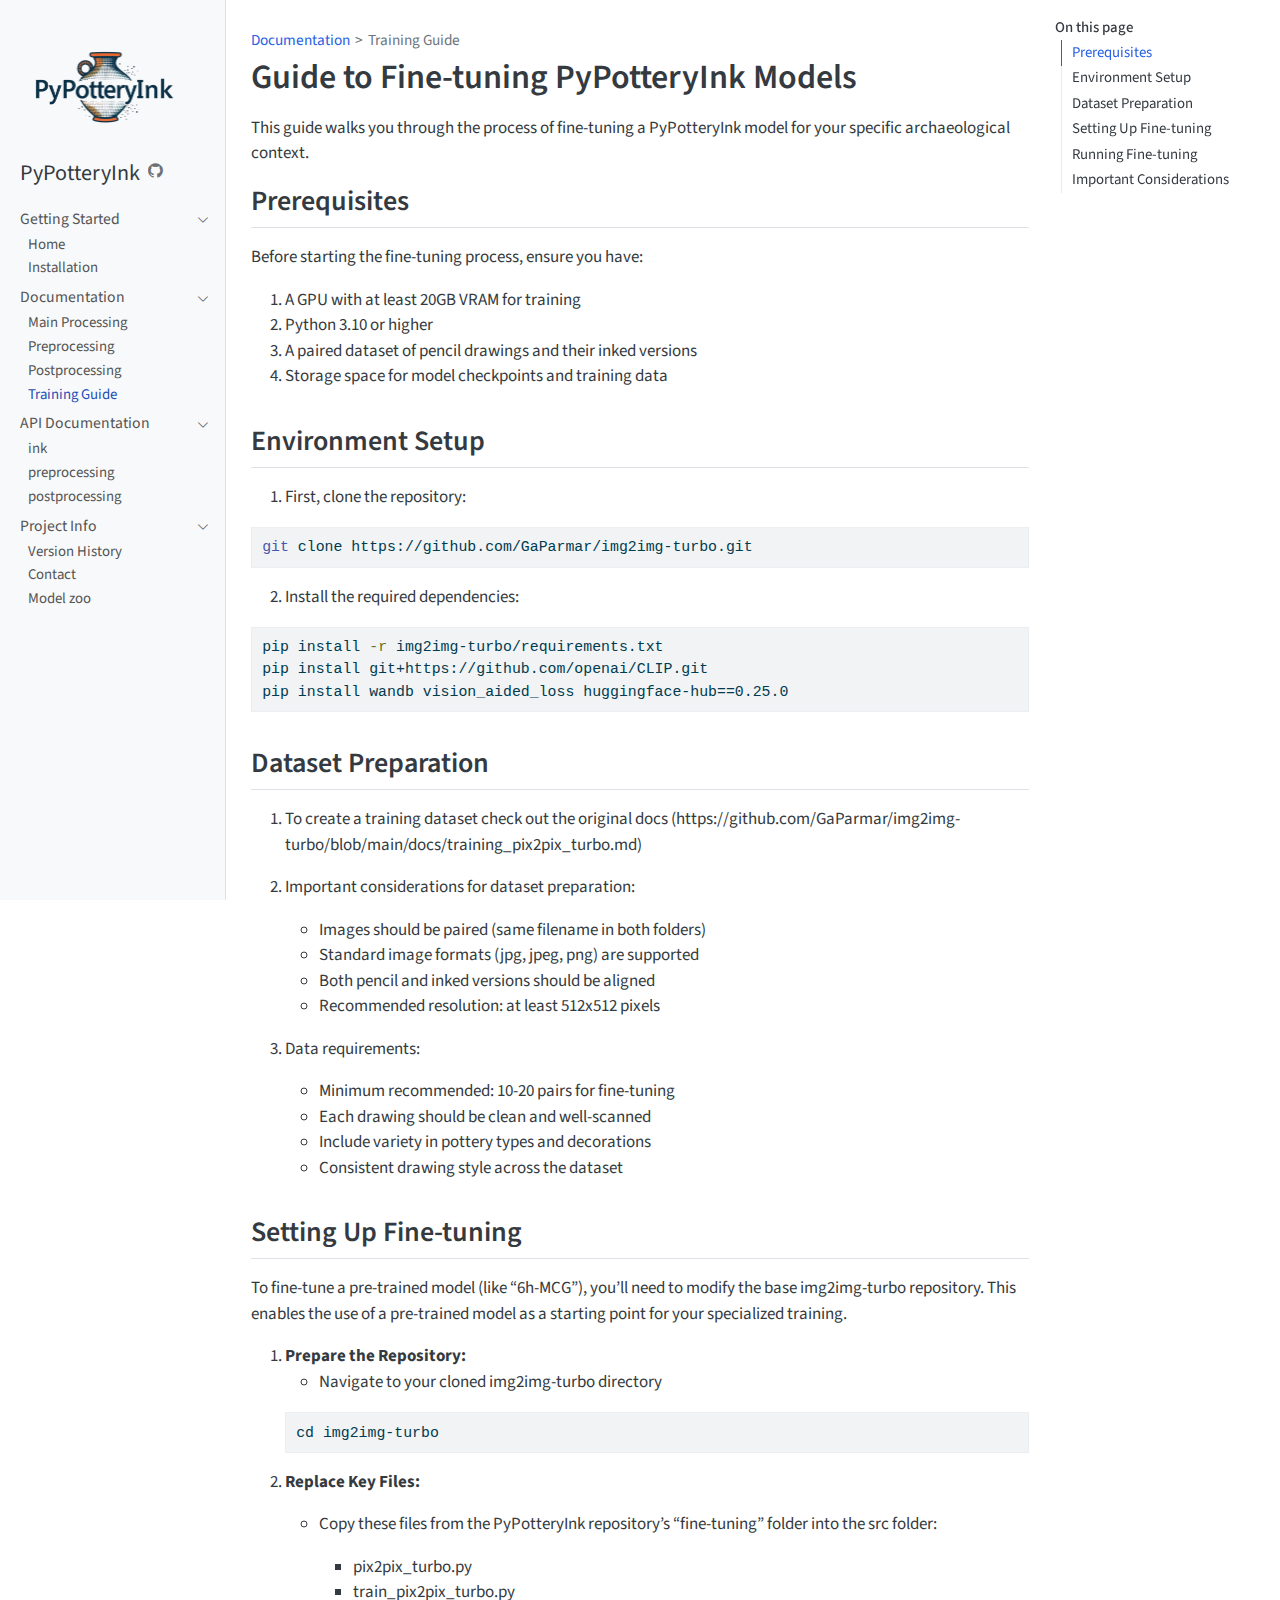
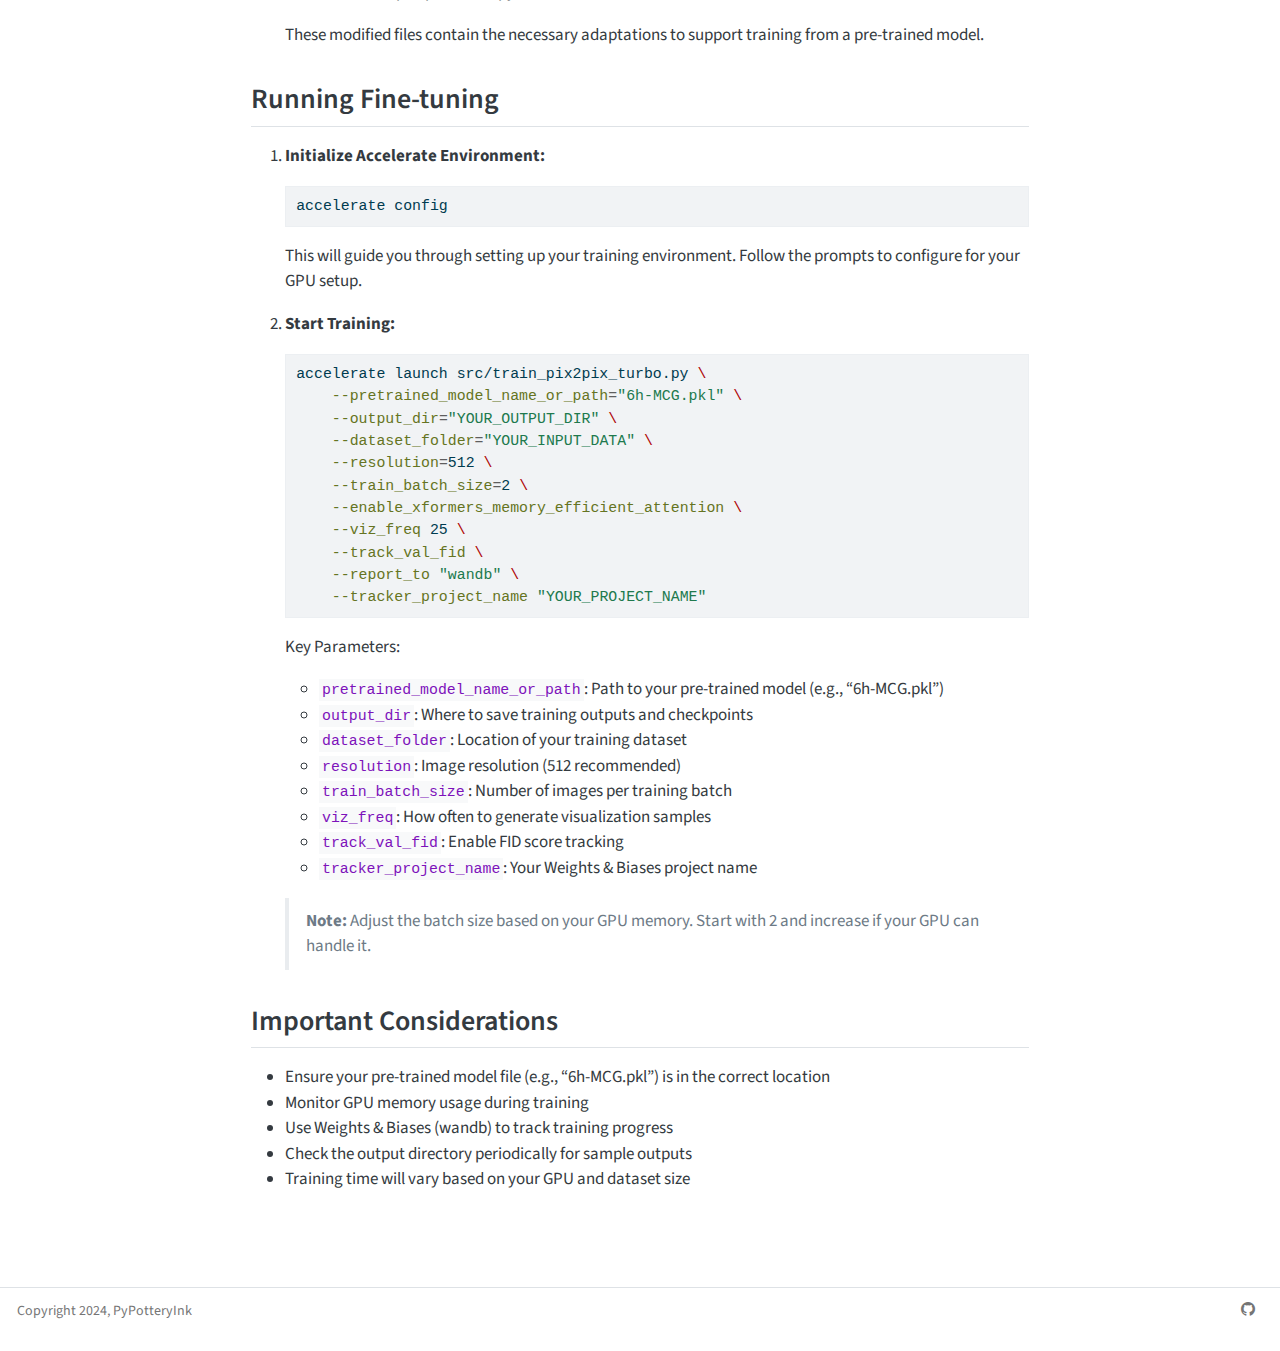
<file: docs/training.html>
<!DOCTYPE html>
<html xmlns="http://www.w3.org/1999/xhtml" lang="en" xml:lang="en"><head>

<meta charset="utf-8">
<meta name="generator" content="quarto-1.6.36">

<meta name="viewport" content="width=device-width, initial-scale=1.0, user-scalable=yes">


<title>Guide to Fine-tuning PyPotteryInk Models – PyPotteryInk</title>
<style>
code{white-space: pre-wrap;}
span.smallcaps{font-variant: small-caps;}
div.columns{display: flex; gap: min(4vw, 1.5em);}
div.column{flex: auto; overflow-x: auto;}
div.hanging-indent{margin-left: 1.5em; text-indent: -1.5em;}
ul.task-list{list-style: none;}
ul.task-list li input[type="checkbox"] {
  width: 0.8em;
  margin: 0 0.8em 0.2em -1em; /* quarto-specific, see https://github.com/quarto-dev/quarto-cli/issues/4556 */ 
  vertical-align: middle;
}
/* CSS for syntax highlighting */
pre > code.sourceCode { white-space: pre; position: relative; }
pre > code.sourceCode > span { line-height: 1.25; }
pre > code.sourceCode > span:empty { height: 1.2em; }
.sourceCode { overflow: visible; }
code.sourceCode > span { color: inherit; text-decoration: inherit; }
div.sourceCode { margin: 1em 0; }
pre.sourceCode { margin: 0; }
@media screen {
div.sourceCode { overflow: auto; }
}
@media print {
pre > code.sourceCode { white-space: pre-wrap; }
pre > code.sourceCode > span { display: inline-block; text-indent: -5em; padding-left: 5em; }
}
pre.numberSource code
  { counter-reset: source-line 0; }
pre.numberSource code > span
  { position: relative; left: -4em; counter-increment: source-line; }
pre.numberSource code > span > a:first-child::before
  { content: counter(source-line);
    position: relative; left: -1em; text-align: right; vertical-align: baseline;
    border: none; display: inline-block;
    -webkit-touch-callout: none; -webkit-user-select: none;
    -khtml-user-select: none; -moz-user-select: none;
    -ms-user-select: none; user-select: none;
    padding: 0 4px; width: 4em;
  }
pre.numberSource { margin-left: 3em;  padding-left: 4px; }
div.sourceCode
  {   }
@media screen {
pre > code.sourceCode > span > a:first-child::before { text-decoration: underline; }
}
</style>


<script src="site_libs/quarto-nav/quarto-nav.js"></script>
<script src="site_libs/quarto-nav/headroom.min.js"></script>
<script src="site_libs/clipboard/clipboard.min.js"></script>
<script src="site_libs/quarto-search/autocomplete.umd.js"></script>
<script src="site_libs/quarto-search/fuse.min.js"></script>
<script src="site_libs/quarto-search/quarto-search.js"></script>
<meta name="quarto:offset" content="./">
<script src="site_libs/quarto-html/quarto.js"></script>
<script src="site_libs/quarto-html/popper.min.js"></script>
<script src="site_libs/quarto-html/tippy.umd.min.js"></script>
<script src="site_libs/quarto-html/anchor.min.js"></script>
<link href="site_libs/quarto-html/tippy.css" rel="stylesheet">
<link href="site_libs/quarto-html/quarto-syntax-highlighting-01c78b5cd655e4cd89133cf59d535862.css" rel="stylesheet" id="quarto-text-highlighting-styles">
<script src="site_libs/bootstrap/bootstrap.min.js"></script>
<link href="site_libs/bootstrap/bootstrap-icons.css" rel="stylesheet">
<link href="site_libs/bootstrap/bootstrap-2032ab7b8ae91ea6882f5f8c12934864.min.css" rel="stylesheet" append-hash="true" id="quarto-bootstrap" data-mode="light">
<script id="quarto-search-options" type="application/json">{
  "location": "sidebar",
  "copy-button": false,
  "collapse-after": 3,
  "panel-placement": "start",
  "type": "textbox",
  "limit": 50,
  "keyboard-shortcut": [
    "f",
    "/",
    "s"
  ],
  "show-item-context": false,
  "language": {
    "search-no-results-text": "No results",
    "search-matching-documents-text": "matching documents",
    "search-copy-link-title": "Copy link to search",
    "search-hide-matches-text": "Hide additional matches",
    "search-more-match-text": "more match in this document",
    "search-more-matches-text": "more matches in this document",
    "search-clear-button-title": "Clear",
    "search-text-placeholder": "",
    "search-detached-cancel-button-title": "Cancel",
    "search-submit-button-title": "Submit",
    "search-label": "Search"
  }
}</script>


<link rel="stylesheet" href="styles.css">
</head>

<body class="nav-sidebar docked">

<div id="quarto-search-results"></div>
  <header id="quarto-header" class="headroom fixed-top">
  <nav class="quarto-secondary-nav">
    <div class="container-fluid d-flex">
      <button type="button" class="quarto-btn-toggle btn" data-bs-toggle="collapse" role="button" data-bs-target=".quarto-sidebar-collapse-item" aria-controls="quarto-sidebar" aria-expanded="false" aria-label="Toggle sidebar navigation" onclick="if (window.quartoToggleHeadroom) { window.quartoToggleHeadroom(); }">
        <i class="bi bi-layout-text-sidebar-reverse"></i>
      </button>
        <nav class="quarto-page-breadcrumbs" aria-label="breadcrumb"><ol class="breadcrumb"><li class="breadcrumb-item"><a href="./docs_main.html">Documentation</a></li><li class="breadcrumb-item"><a href="./training.html">Training Guide</a></li></ol></nav>
        <a class="flex-grow-1" role="navigation" data-bs-toggle="collapse" data-bs-target=".quarto-sidebar-collapse-item" aria-controls="quarto-sidebar" aria-expanded="false" aria-label="Toggle sidebar navigation" onclick="if (window.quartoToggleHeadroom) { window.quartoToggleHeadroom(); }">      
        </a>
    </div>
  </nav>
</header>
<!-- content -->
<div id="quarto-content" class="quarto-container page-columns page-rows-contents page-layout-article">
<!-- sidebar -->
  <nav id="quarto-sidebar" class="sidebar collapse collapse-horizontal quarto-sidebar-collapse-item sidebar-navigation docked overflow-auto">
    <div class="pt-lg-2 mt-2 text-left sidebar-header sidebar-header-stacked">
      <a href="./index.html" class="sidebar-logo-link">
      <img src="././images_docs/logo_pypotteryink.png" alt="" class="sidebar-logo py-0 d-lg-inline d-none">
      </a>
    <div class="sidebar-title mb-0 py-0">
      <a href="./">PyPotteryInk</a> 
        <div class="sidebar-tools-main">
    <a href="https://github.com/lrncrd/PyPotteryInk" title="GitHub" class="quarto-navigation-tool px-1" aria-label="GitHub"><i class="bi bi-github"></i></a>
</div>
    </div>
      </div>
    <div class="sidebar-menu-container"> 
    <ul class="list-unstyled mt-1">
        <li class="sidebar-item sidebar-item-section">
      <div class="sidebar-item-container"> 
            <a class="sidebar-item-text sidebar-link text-start" data-bs-toggle="collapse" data-bs-target="#quarto-sidebar-section-1" role="navigation" aria-expanded="true">
 <span class="menu-text">Getting Started</span></a>
          <a class="sidebar-item-toggle text-start" data-bs-toggle="collapse" data-bs-target="#quarto-sidebar-section-1" role="navigation" aria-expanded="true" aria-label="Toggle section">
            <i class="bi bi-chevron-right ms-2"></i>
          </a> 
      </div>
      <ul id="quarto-sidebar-section-1" class="collapse list-unstyled sidebar-section depth1 show">  
          <li class="sidebar-item">
  <div class="sidebar-item-container"> 
  <a href="./index.html" class="sidebar-item-text sidebar-link">
 <span class="menu-text">Home</span></a>
  </div>
</li>
          <li class="sidebar-item">
  <div class="sidebar-item-container"> 
  <a href="./installation.html" class="sidebar-item-text sidebar-link">
 <span class="menu-text">Installation</span></a>
  </div>
</li>
      </ul>
  </li>
        <li class="sidebar-item sidebar-item-section">
      <div class="sidebar-item-container"> 
            <a class="sidebar-item-text sidebar-link text-start" data-bs-toggle="collapse" data-bs-target="#quarto-sidebar-section-2" role="navigation" aria-expanded="true">
 <span class="menu-text">Documentation</span></a>
          <a class="sidebar-item-toggle text-start" data-bs-toggle="collapse" data-bs-target="#quarto-sidebar-section-2" role="navigation" aria-expanded="true" aria-label="Toggle section">
            <i class="bi bi-chevron-right ms-2"></i>
          </a> 
      </div>
      <ul id="quarto-sidebar-section-2" class="collapse list-unstyled sidebar-section depth1 show">  
          <li class="sidebar-item">
  <div class="sidebar-item-container"> 
  <a href="./docs_main.html" class="sidebar-item-text sidebar-link">
 <span class="menu-text">Main Processing</span></a>
  </div>
</li>
          <li class="sidebar-item">
  <div class="sidebar-item-container"> 
  <a href="./docs_preprocessing.html" class="sidebar-item-text sidebar-link">
 <span class="menu-text">Preprocessing</span></a>
  </div>
</li>
          <li class="sidebar-item">
  <div class="sidebar-item-container"> 
  <a href="./docs_postprocessing.html" class="sidebar-item-text sidebar-link">
 <span class="menu-text">Postprocessing</span></a>
  </div>
</li>
          <li class="sidebar-item">
  <div class="sidebar-item-container"> 
  <a href="./training.html" class="sidebar-item-text sidebar-link active">
 <span class="menu-text">Training Guide</span></a>
  </div>
</li>
      </ul>
  </li>
        <li class="sidebar-item sidebar-item-section">
      <div class="sidebar-item-container"> 
            <a class="sidebar-item-text sidebar-link text-start" data-bs-toggle="collapse" data-bs-target="#quarto-sidebar-section-3" role="navigation" aria-expanded="true">
 <span class="menu-text">API Documentation</span></a>
          <a class="sidebar-item-toggle text-start" data-bs-toggle="collapse" data-bs-target="#quarto-sidebar-section-3" role="navigation" aria-expanded="true" aria-label="Toggle section">
            <i class="bi bi-chevron-right ms-2"></i>
          </a> 
      </div>
      <ul id="quarto-sidebar-section-3" class="collapse list-unstyled sidebar-section depth1 show">  
          <li class="sidebar-item">
  <div class="sidebar-item-container"> 
  <a href="./api_ink.html" class="sidebar-item-text sidebar-link">
 <span class="menu-text">ink</span></a>
  </div>
</li>
          <li class="sidebar-item">
  <div class="sidebar-item-container"> 
  <a href="./api_preprocessing.html" class="sidebar-item-text sidebar-link">
 <span class="menu-text">preprocessing</span></a>
  </div>
</li>
          <li class="sidebar-item">
  <div class="sidebar-item-container"> 
  <a href="./api_postprocessing.html" class="sidebar-item-text sidebar-link">
 <span class="menu-text">postprocessing</span></a>
  </div>
</li>
      </ul>
  </li>
        <li class="sidebar-item sidebar-item-section">
      <div class="sidebar-item-container"> 
            <a class="sidebar-item-text sidebar-link text-start" data-bs-toggle="collapse" data-bs-target="#quarto-sidebar-section-4" role="navigation" aria-expanded="true">
 <span class="menu-text">Project Info</span></a>
          <a class="sidebar-item-toggle text-start" data-bs-toggle="collapse" data-bs-target="#quarto-sidebar-section-4" role="navigation" aria-expanded="true" aria-label="Toggle section">
            <i class="bi bi-chevron-right ms-2"></i>
          </a> 
      </div>
      <ul id="quarto-sidebar-section-4" class="collapse list-unstyled sidebar-section depth1 show">  
          <li class="sidebar-item">
  <div class="sidebar-item-container"> 
  <a href="./version_history.html" class="sidebar-item-text sidebar-link">
 <span class="menu-text">Version History</span></a>
  </div>
</li>
          <li class="sidebar-item">
  <div class="sidebar-item-container"> 
  <a href="./contact.html" class="sidebar-item-text sidebar-link">
 <span class="menu-text">Contact</span></a>
  </div>
</li>
          <li class="sidebar-item">
  <div class="sidebar-item-container"> 
  <a href="./models_zoo.html" class="sidebar-item-text sidebar-link">
 <span class="menu-text">Model zoo</span></a>
  </div>
</li>
      </ul>
  </li>
    </ul>
    </div>
</nav>
<div id="quarto-sidebar-glass" class="quarto-sidebar-collapse-item" data-bs-toggle="collapse" data-bs-target=".quarto-sidebar-collapse-item"></div>
<!-- margin-sidebar -->
    <div id="quarto-margin-sidebar" class="sidebar margin-sidebar">
        <nav id="TOC" role="doc-toc" class="toc-active">
    <h2 id="toc-title">On this page</h2>
   
  <ul>
  <li><a href="#prerequisites" id="toc-prerequisites" class="nav-link active" data-scroll-target="#prerequisites">Prerequisites</a></li>
  <li><a href="#environment-setup" id="toc-environment-setup" class="nav-link" data-scroll-target="#environment-setup">Environment Setup</a></li>
  <li><a href="#dataset-preparation" id="toc-dataset-preparation" class="nav-link" data-scroll-target="#dataset-preparation">Dataset Preparation</a></li>
  <li><a href="#setting-up-fine-tuning" id="toc-setting-up-fine-tuning" class="nav-link" data-scroll-target="#setting-up-fine-tuning">Setting Up Fine-tuning</a></li>
  <li><a href="#running-fine-tuning" id="toc-running-fine-tuning" class="nav-link" data-scroll-target="#running-fine-tuning">Running Fine-tuning</a></li>
  <li><a href="#important-considerations" id="toc-important-considerations" class="nav-link" data-scroll-target="#important-considerations">Important Considerations</a></li>
  </ul>
</nav>
    </div>
<!-- main -->
<main class="content" id="quarto-document-content">

<header id="title-block-header" class="quarto-title-block default"><nav class="quarto-page-breadcrumbs quarto-title-breadcrumbs d-none d-lg-block" aria-label="breadcrumb"><ol class="breadcrumb"><li class="breadcrumb-item"><a href="./docs_main.html">Documentation</a></li><li class="breadcrumb-item"><a href="./training.html">Training Guide</a></li></ol></nav>
<div class="quarto-title">
<h1 class="title">Guide to Fine-tuning PyPotteryInk Models</h1>
</div>



<div class="quarto-title-meta">

    
  
    
  </div>
  


</header>


<p>This guide walks you through the process of fine-tuning a PyPotteryInk model for your specific archaeological context.</p>
<section id="prerequisites" class="level2">
<h2 class="anchored" data-anchor-id="prerequisites">Prerequisites</h2>
<p>Before starting the fine-tuning process, ensure you have:</p>
<ol type="1">
<li>A GPU with at least 20GB VRAM for training</li>
<li>Python 3.10 or higher</li>
<li>A paired dataset of pencil drawings and their inked versions</li>
<li>Storage space for model checkpoints and training data</li>
</ol>
</section>
<section id="environment-setup" class="level2">
<h2 class="anchored" data-anchor-id="environment-setup">Environment Setup</h2>
<ol type="1">
<li>First, clone the repository:</li>
</ol>
<div class="sourceCode" id="cb1"><pre class="sourceCode bash code-with-copy"><code class="sourceCode bash"><span id="cb1-1"><a href="#cb1-1" aria-hidden="true" tabindex="-1"></a><span class="fu">git</span> clone https://github.com/GaParmar/img2img-turbo.git</span></code><button title="Copy to Clipboard" class="code-copy-button"><i class="bi"></i></button></pre></div>
<ol start="2" type="1">
<li>Install the required dependencies:</li>
</ol>
<div class="sourceCode" id="cb2"><pre class="sourceCode bash code-with-copy"><code class="sourceCode bash"><span id="cb2-1"><a href="#cb2-1" aria-hidden="true" tabindex="-1"></a><span class="ex">pip</span> install <span class="at">-r</span> img2img-turbo/requirements.txt</span>
<span id="cb2-2"><a href="#cb2-2" aria-hidden="true" tabindex="-1"></a><span class="ex">pip</span> install git+https://github.com/openai/CLIP.git</span>
<span id="cb2-3"><a href="#cb2-3" aria-hidden="true" tabindex="-1"></a><span class="ex">pip</span> install wandb vision_aided_loss huggingface-hub==0.25.0</span></code><button title="Copy to Clipboard" class="code-copy-button"><i class="bi"></i></button></pre></div>
</section>
<section id="dataset-preparation" class="level2">
<h2 class="anchored" data-anchor-id="dataset-preparation">Dataset Preparation</h2>
<ol type="1">
<li><p>To create a training dataset check out the original docs (https://github.com/GaParmar/img2img-turbo/blob/main/docs/training_pix2pix_turbo.md)</p></li>
<li><p>Important considerations for dataset preparation:</p>
<ul>
<li>Images should be paired (same filename in both folders)</li>
<li>Standard image formats (jpg, jpeg, png) are supported</li>
<li>Both pencil and inked versions should be aligned</li>
<li>Recommended resolution: at least 512x512 pixels</li>
</ul></li>
<li><p>Data requirements:</p>
<ul>
<li>Minimum recommended: 10-20 pairs for fine-tuning</li>
<li>Each drawing should be clean and well-scanned</li>
<li>Include variety in pottery types and decorations</li>
<li>Consistent drawing style across the dataset</li>
</ul></li>
</ol>
</section>
<section id="setting-up-fine-tuning" class="level2">
<h2 class="anchored" data-anchor-id="setting-up-fine-tuning">Setting Up Fine-tuning</h2>
<p>To fine-tune a pre-trained model (like “6h-MCG”), you’ll need to modify the base img2img-turbo repository. This enables the use of a pre-trained model as a starting point for your specialized training.</p>
<ol type="1">
<li><strong>Prepare the Repository:</strong>
<ul>
<li>Navigate to your cloned img2img-turbo directory</li>
</ul>
<div class="sourceCode" id="cb3"><pre class="sourceCode bash code-with-copy"><code class="sourceCode bash"><span id="cb3-1"><a href="#cb3-1" aria-hidden="true" tabindex="-1"></a><span class="bu">cd</span> img2img-turbo</span></code><button title="Copy to Clipboard" class="code-copy-button"><i class="bi"></i></button></pre></div></li>
<li><strong>Replace Key Files:</strong>
<ul>
<li><p>Copy these files from the PyPotteryInk repository’s “fine-tuning” folder into the src folder:</p>
<ul>
<li>pix2pix_turbo.py</li>
<li>train_pix2pix_turbo.py</li>
</ul></li>
</ul>
These modified files contain the necessary adaptations to support training from a pre-trained model.</li>
</ol>
</section>
<section id="running-fine-tuning" class="level2">
<h2 class="anchored" data-anchor-id="running-fine-tuning">Running Fine-tuning</h2>
<ol type="1">
<li><p><strong>Initialize Accelerate Environment:</strong></p>
<div class="sourceCode" id="cb4"><pre class="sourceCode bash code-with-copy"><code class="sourceCode bash"><span id="cb4-1"><a href="#cb4-1" aria-hidden="true" tabindex="-1"></a><span class="ex">accelerate</span> config</span></code><button title="Copy to Clipboard" class="code-copy-button"><i class="bi"></i></button></pre></div>
<p>This will guide you through setting up your training environment. Follow the prompts to configure for your GPU setup.</p></li>
<li><p><strong>Start Training:</strong></p>
<div class="sourceCode" id="cb5"><pre class="sourceCode bash code-with-copy"><code class="sourceCode bash"><span id="cb5-1"><a href="#cb5-1" aria-hidden="true" tabindex="-1"></a><span class="ex">accelerate</span> launch src/train_pix2pix_turbo.py <span class="dt">\</span></span>
<span id="cb5-2"><a href="#cb5-2" aria-hidden="true" tabindex="-1"></a>    <span class="at">--pretrained_model_name_or_path</span><span class="op">=</span><span class="st">"6h-MCG.pkl"</span> <span class="dt">\</span></span>
<span id="cb5-3"><a href="#cb5-3" aria-hidden="true" tabindex="-1"></a>    <span class="at">--output_dir</span><span class="op">=</span><span class="st">"YOUR_OUTPUT_DIR"</span> <span class="dt">\</span></span>
<span id="cb5-4"><a href="#cb5-4" aria-hidden="true" tabindex="-1"></a>    <span class="at">--dataset_folder</span><span class="op">=</span><span class="st">"YOUR_INPUT_DATA"</span> <span class="dt">\</span></span>
<span id="cb5-5"><a href="#cb5-5" aria-hidden="true" tabindex="-1"></a>    <span class="at">--resolution</span><span class="op">=</span>512 <span class="dt">\</span></span>
<span id="cb5-6"><a href="#cb5-6" aria-hidden="true" tabindex="-1"></a>    <span class="at">--train_batch_size</span><span class="op">=</span>2 <span class="dt">\</span></span>
<span id="cb5-7"><a href="#cb5-7" aria-hidden="true" tabindex="-1"></a>    <span class="at">--enable_xformers_memory_efficient_attention</span> <span class="dt">\</span></span>
<span id="cb5-8"><a href="#cb5-8" aria-hidden="true" tabindex="-1"></a>    <span class="at">--viz_freq</span> 25 <span class="dt">\</span></span>
<span id="cb5-9"><a href="#cb5-9" aria-hidden="true" tabindex="-1"></a>    <span class="at">--track_val_fid</span> <span class="dt">\</span></span>
<span id="cb5-10"><a href="#cb5-10" aria-hidden="true" tabindex="-1"></a>    <span class="at">--report_to</span> <span class="st">"wandb"</span> <span class="dt">\</span></span>
<span id="cb5-11"><a href="#cb5-11" aria-hidden="true" tabindex="-1"></a>    <span class="at">--tracker_project_name</span> <span class="st">"YOUR_PROJECT_NAME"</span></span></code><button title="Copy to Clipboard" class="code-copy-button"><i class="bi"></i></button></pre></div>
<p>Key Parameters:</p>
<ul>
<li><code>pretrained_model_name_or_path</code>: Path to your pre-trained model (e.g., “6h-MCG.pkl”)</li>
<li><code>output_dir</code>: Where to save training outputs and checkpoints</li>
<li><code>dataset_folder</code>: Location of your training dataset</li>
<li><code>resolution</code>: Image resolution (512 recommended)</li>
<li><code>train_batch_size</code>: Number of images per training batch</li>
<li><code>viz_freq</code>: How often to generate visualization samples</li>
<li><code>track_val_fid</code>: Enable FID score tracking</li>
<li><code>tracker_project_name</code>: Your Weights &amp; Biases project name</li>
</ul>
<blockquote class="blockquote">
<p><strong>Note:</strong> Adjust the batch size based on your GPU memory. Start with 2 and increase if your GPU can handle it.</p>
</blockquote></li>
</ol>
</section>
<section id="important-considerations" class="level2">
<h2 class="anchored" data-anchor-id="important-considerations">Important Considerations</h2>
<ul>
<li>Ensure your pre-trained model file (e.g., “6h-MCG.pkl”) is in the correct location</li>
<li>Monitor GPU memory usage during training</li>
<li>Use Weights &amp; Biases (wandb) to track training progress</li>
<li>Check the output directory periodically for sample outputs</li>
<li>Training time will vary based on your GPU and dataset size</li>
</ul>


</section>

</main> <!-- /main -->
<script id="quarto-html-after-body" type="application/javascript">
window.document.addEventListener("DOMContentLoaded", function (event) {
  const toggleBodyColorMode = (bsSheetEl) => {
    const mode = bsSheetEl.getAttribute("data-mode");
    const bodyEl = window.document.querySelector("body");
    if (mode === "dark") {
      bodyEl.classList.add("quarto-dark");
      bodyEl.classList.remove("quarto-light");
    } else {
      bodyEl.classList.add("quarto-light");
      bodyEl.classList.remove("quarto-dark");
    }
  }
  const toggleBodyColorPrimary = () => {
    const bsSheetEl = window.document.querySelector("link#quarto-bootstrap");
    if (bsSheetEl) {
      toggleBodyColorMode(bsSheetEl);
    }
  }
  toggleBodyColorPrimary();  
  const icon = "";
  const anchorJS = new window.AnchorJS();
  anchorJS.options = {
    placement: 'right',
    icon: icon
  };
  anchorJS.add('.anchored');
  const isCodeAnnotation = (el) => {
    for (const clz of el.classList) {
      if (clz.startsWith('code-annotation-')) {                     
        return true;
      }
    }
    return false;
  }
  const onCopySuccess = function(e) {
    // button target
    const button = e.trigger;
    // don't keep focus
    button.blur();
    // flash "checked"
    button.classList.add('code-copy-button-checked');
    var currentTitle = button.getAttribute("title");
    button.setAttribute("title", "Copied!");
    let tooltip;
    if (window.bootstrap) {
      button.setAttribute("data-bs-toggle", "tooltip");
      button.setAttribute("data-bs-placement", "left");
      button.setAttribute("data-bs-title", "Copied!");
      tooltip = new bootstrap.Tooltip(button, 
        { trigger: "manual", 
          customClass: "code-copy-button-tooltip",
          offset: [0, -8]});
      tooltip.show();    
    }
    setTimeout(function() {
      if (tooltip) {
        tooltip.hide();
        button.removeAttribute("data-bs-title");
        button.removeAttribute("data-bs-toggle");
        button.removeAttribute("data-bs-placement");
      }
      button.setAttribute("title", currentTitle);
      button.classList.remove('code-copy-button-checked');
    }, 1000);
    // clear code selection
    e.clearSelection();
  }
  const getTextToCopy = function(trigger) {
      const codeEl = trigger.previousElementSibling.cloneNode(true);
      for (const childEl of codeEl.children) {
        if (isCodeAnnotation(childEl)) {
          childEl.remove();
        }
      }
      return codeEl.innerText;
  }
  const clipboard = new window.ClipboardJS('.code-copy-button:not([data-in-quarto-modal])', {
    text: getTextToCopy
  });
  clipboard.on('success', onCopySuccess);
  if (window.document.getElementById('quarto-embedded-source-code-modal')) {
    const clipboardModal = new window.ClipboardJS('.code-copy-button[data-in-quarto-modal]', {
      text: getTextToCopy,
      container: window.document.getElementById('quarto-embedded-source-code-modal')
    });
    clipboardModal.on('success', onCopySuccess);
  }
    var localhostRegex = new RegExp(/^(?:http|https):\/\/localhost\:?[0-9]*\//);
    var mailtoRegex = new RegExp(/^mailto:/);
      var filterRegex = new RegExp('/' + window.location.host + '/');
    var isInternal = (href) => {
        return filterRegex.test(href) || localhostRegex.test(href) || mailtoRegex.test(href);
    }
    // Inspect non-navigation links and adorn them if external
 	var links = window.document.querySelectorAll('a[href]:not(.nav-link):not(.navbar-brand):not(.toc-action):not(.sidebar-link):not(.sidebar-item-toggle):not(.pagination-link):not(.no-external):not([aria-hidden]):not(.dropdown-item):not(.quarto-navigation-tool):not(.about-link)');
    for (var i=0; i<links.length; i++) {
      const link = links[i];
      if (!isInternal(link.href)) {
        // undo the damage that might have been done by quarto-nav.js in the case of
        // links that we want to consider external
        if (link.dataset.originalHref !== undefined) {
          link.href = link.dataset.originalHref;
        }
      }
    }
  function tippyHover(el, contentFn, onTriggerFn, onUntriggerFn) {
    const config = {
      allowHTML: true,
      maxWidth: 500,
      delay: 100,
      arrow: false,
      appendTo: function(el) {
          return el.parentElement;
      },
      interactive: true,
      interactiveBorder: 10,
      theme: 'quarto',
      placement: 'bottom-start',
    };
    if (contentFn) {
      config.content = contentFn;
    }
    if (onTriggerFn) {
      config.onTrigger = onTriggerFn;
    }
    if (onUntriggerFn) {
      config.onUntrigger = onUntriggerFn;
    }
    window.tippy(el, config); 
  }
  const noterefs = window.document.querySelectorAll('a[role="doc-noteref"]');
  for (var i=0; i<noterefs.length; i++) {
    const ref = noterefs[i];
    tippyHover(ref, function() {
      // use id or data attribute instead here
      let href = ref.getAttribute('data-footnote-href') || ref.getAttribute('href');
      try { href = new URL(href).hash; } catch {}
      const id = href.replace(/^#\/?/, "");
      const note = window.document.getElementById(id);
      if (note) {
        return note.innerHTML;
      } else {
        return "";
      }
    });
  }
  const xrefs = window.document.querySelectorAll('a.quarto-xref');
  const processXRef = (id, note) => {
    // Strip column container classes
    const stripColumnClz = (el) => {
      el.classList.remove("page-full", "page-columns");
      if (el.children) {
        for (const child of el.children) {
          stripColumnClz(child);
        }
      }
    }
    stripColumnClz(note)
    if (id === null || id.startsWith('sec-')) {
      // Special case sections, only their first couple elements
      const container = document.createElement("div");
      if (note.children && note.children.length > 2) {
        container.appendChild(note.children[0].cloneNode(true));
        for (let i = 1; i < note.children.length; i++) {
          const child = note.children[i];
          if (child.tagName === "P" && child.innerText === "") {
            continue;
          } else {
            container.appendChild(child.cloneNode(true));
            break;
          }
        }
        if (window.Quarto?.typesetMath) {
          window.Quarto.typesetMath(container);
        }
        return container.innerHTML
      } else {
        if (window.Quarto?.typesetMath) {
          window.Quarto.typesetMath(note);
        }
        return note.innerHTML;
      }
    } else {
      // Remove any anchor links if they are present
      const anchorLink = note.querySelector('a.anchorjs-link');
      if (anchorLink) {
        anchorLink.remove();
      }
      if (window.Quarto?.typesetMath) {
        window.Quarto.typesetMath(note);
      }
      if (note.classList.contains("callout")) {
        return note.outerHTML;
      } else {
        return note.innerHTML;
      }
    }
  }
  for (var i=0; i<xrefs.length; i++) {
    const xref = xrefs[i];
    tippyHover(xref, undefined, function(instance) {
      instance.disable();
      let url = xref.getAttribute('href');
      let hash = undefined; 
      if (url.startsWith('#')) {
        hash = url;
      } else {
        try { hash = new URL(url).hash; } catch {}
      }
      if (hash) {
        const id = hash.replace(/^#\/?/, "");
        const note = window.document.getElementById(id);
        if (note !== null) {
          try {
            const html = processXRef(id, note.cloneNode(true));
            instance.setContent(html);
          } finally {
            instance.enable();
            instance.show();
          }
        } else {
          // See if we can fetch this
          fetch(url.split('#')[0])
          .then(res => res.text())
          .then(html => {
            const parser = new DOMParser();
            const htmlDoc = parser.parseFromString(html, "text/html");
            const note = htmlDoc.getElementById(id);
            if (note !== null) {
              const html = processXRef(id, note);
              instance.setContent(html);
            } 
          }).finally(() => {
            instance.enable();
            instance.show();
          });
        }
      } else {
        // See if we can fetch a full url (with no hash to target)
        // This is a special case and we should probably do some content thinning / targeting
        fetch(url)
        .then(res => res.text())
        .then(html => {
          const parser = new DOMParser();
          const htmlDoc = parser.parseFromString(html, "text/html");
          const note = htmlDoc.querySelector('main.content');
          if (note !== null) {
            // This should only happen for chapter cross references
            // (since there is no id in the URL)
            // remove the first header
            if (note.children.length > 0 && note.children[0].tagName === "HEADER") {
              note.children[0].remove();
            }
            const html = processXRef(null, note);
            instance.setContent(html);
          } 
        }).finally(() => {
          instance.enable();
          instance.show();
        });
      }
    }, function(instance) {
    });
  }
      let selectedAnnoteEl;
      const selectorForAnnotation = ( cell, annotation) => {
        let cellAttr = 'data-code-cell="' + cell + '"';
        let lineAttr = 'data-code-annotation="' +  annotation + '"';
        const selector = 'span[' + cellAttr + '][' + lineAttr + ']';
        return selector;
      }
      const selectCodeLines = (annoteEl) => {
        const doc = window.document;
        const targetCell = annoteEl.getAttribute("data-target-cell");
        const targetAnnotation = annoteEl.getAttribute("data-target-annotation");
        const annoteSpan = window.document.querySelector(selectorForAnnotation(targetCell, targetAnnotation));
        const lines = annoteSpan.getAttribute("data-code-lines").split(",");
        const lineIds = lines.map((line) => {
          return targetCell + "-" + line;
        })
        let top = null;
        let height = null;
        let parent = null;
        if (lineIds.length > 0) {
            //compute the position of the single el (top and bottom and make a div)
            const el = window.document.getElementById(lineIds[0]);
            top = el.offsetTop;
            height = el.offsetHeight;
            parent = el.parentElement.parentElement;
          if (lineIds.length > 1) {
            const lastEl = window.document.getElementById(lineIds[lineIds.length - 1]);
            const bottom = lastEl.offsetTop + lastEl.offsetHeight;
            height = bottom - top;
          }
          if (top !== null && height !== null && parent !== null) {
            // cook up a div (if necessary) and position it 
            let div = window.document.getElementById("code-annotation-line-highlight");
            if (div === null) {
              div = window.document.createElement("div");
              div.setAttribute("id", "code-annotation-line-highlight");
              div.style.position = 'absolute';
              parent.appendChild(div);
            }
            div.style.top = top - 2 + "px";
            div.style.height = height + 4 + "px";
            div.style.left = 0;
            let gutterDiv = window.document.getElementById("code-annotation-line-highlight-gutter");
            if (gutterDiv === null) {
              gutterDiv = window.document.createElement("div");
              gutterDiv.setAttribute("id", "code-annotation-line-highlight-gutter");
              gutterDiv.style.position = 'absolute';
              const codeCell = window.document.getElementById(targetCell);
              const gutter = codeCell.querySelector('.code-annotation-gutter');
              gutter.appendChild(gutterDiv);
            }
            gutterDiv.style.top = top - 2 + "px";
            gutterDiv.style.height = height + 4 + "px";
          }
          selectedAnnoteEl = annoteEl;
        }
      };
      const unselectCodeLines = () => {
        const elementsIds = ["code-annotation-line-highlight", "code-annotation-line-highlight-gutter"];
        elementsIds.forEach((elId) => {
          const div = window.document.getElementById(elId);
          if (div) {
            div.remove();
          }
        });
        selectedAnnoteEl = undefined;
      };
        // Handle positioning of the toggle
    window.addEventListener(
      "resize",
      throttle(() => {
        elRect = undefined;
        if (selectedAnnoteEl) {
          selectCodeLines(selectedAnnoteEl);
        }
      }, 10)
    );
    function throttle(fn, ms) {
    let throttle = false;
    let timer;
      return (...args) => {
        if(!throttle) { // first call gets through
            fn.apply(this, args);
            throttle = true;
        } else { // all the others get throttled
            if(timer) clearTimeout(timer); // cancel #2
            timer = setTimeout(() => {
              fn.apply(this, args);
              timer = throttle = false;
            }, ms);
        }
      };
    }
      // Attach click handler to the DT
      const annoteDls = window.document.querySelectorAll('dt[data-target-cell]');
      for (const annoteDlNode of annoteDls) {
        annoteDlNode.addEventListener('click', (event) => {
          const clickedEl = event.target;
          if (clickedEl !== selectedAnnoteEl) {
            unselectCodeLines();
            const activeEl = window.document.querySelector('dt[data-target-cell].code-annotation-active');
            if (activeEl) {
              activeEl.classList.remove('code-annotation-active');
            }
            selectCodeLines(clickedEl);
            clickedEl.classList.add('code-annotation-active');
          } else {
            // Unselect the line
            unselectCodeLines();
            clickedEl.classList.remove('code-annotation-active');
          }
        });
      }
  const findCites = (el) => {
    const parentEl = el.parentElement;
    if (parentEl) {
      const cites = parentEl.dataset.cites;
      if (cites) {
        return {
          el,
          cites: cites.split(' ')
        };
      } else {
        return findCites(el.parentElement)
      }
    } else {
      return undefined;
    }
  };
  var bibliorefs = window.document.querySelectorAll('a[role="doc-biblioref"]');
  for (var i=0; i<bibliorefs.length; i++) {
    const ref = bibliorefs[i];
    const citeInfo = findCites(ref);
    if (citeInfo) {
      tippyHover(citeInfo.el, function() {
        var popup = window.document.createElement('div');
        citeInfo.cites.forEach(function(cite) {
          var citeDiv = window.document.createElement('div');
          citeDiv.classList.add('hanging-indent');
          citeDiv.classList.add('csl-entry');
          var biblioDiv = window.document.getElementById('ref-' + cite);
          if (biblioDiv) {
            citeDiv.innerHTML = biblioDiv.innerHTML;
          }
          popup.appendChild(citeDiv);
        });
        return popup.innerHTML;
      });
    }
  }
});
</script>
</div> <!-- /content -->
<footer class="footer">
  <div class="nav-footer">
    <div class="nav-footer-left">
<p>Copyright 2024, PyPotteryInk</p>
</div>   
    <div class="nav-footer-center">
      &nbsp;
    </div>
    <div class="nav-footer-right">
      <ul class="footer-items list-unstyled">
    <li class="nav-item compact">
    <a class="nav-link active" href="https://github.com/lrncrd/PyPotteryInk" aria-current="page">
      <i class="bi bi-github" role="img">
</i> 
    </a>
  </li>  
</ul>
    </div>
  </div>
</footer>




</body></html>
</file>
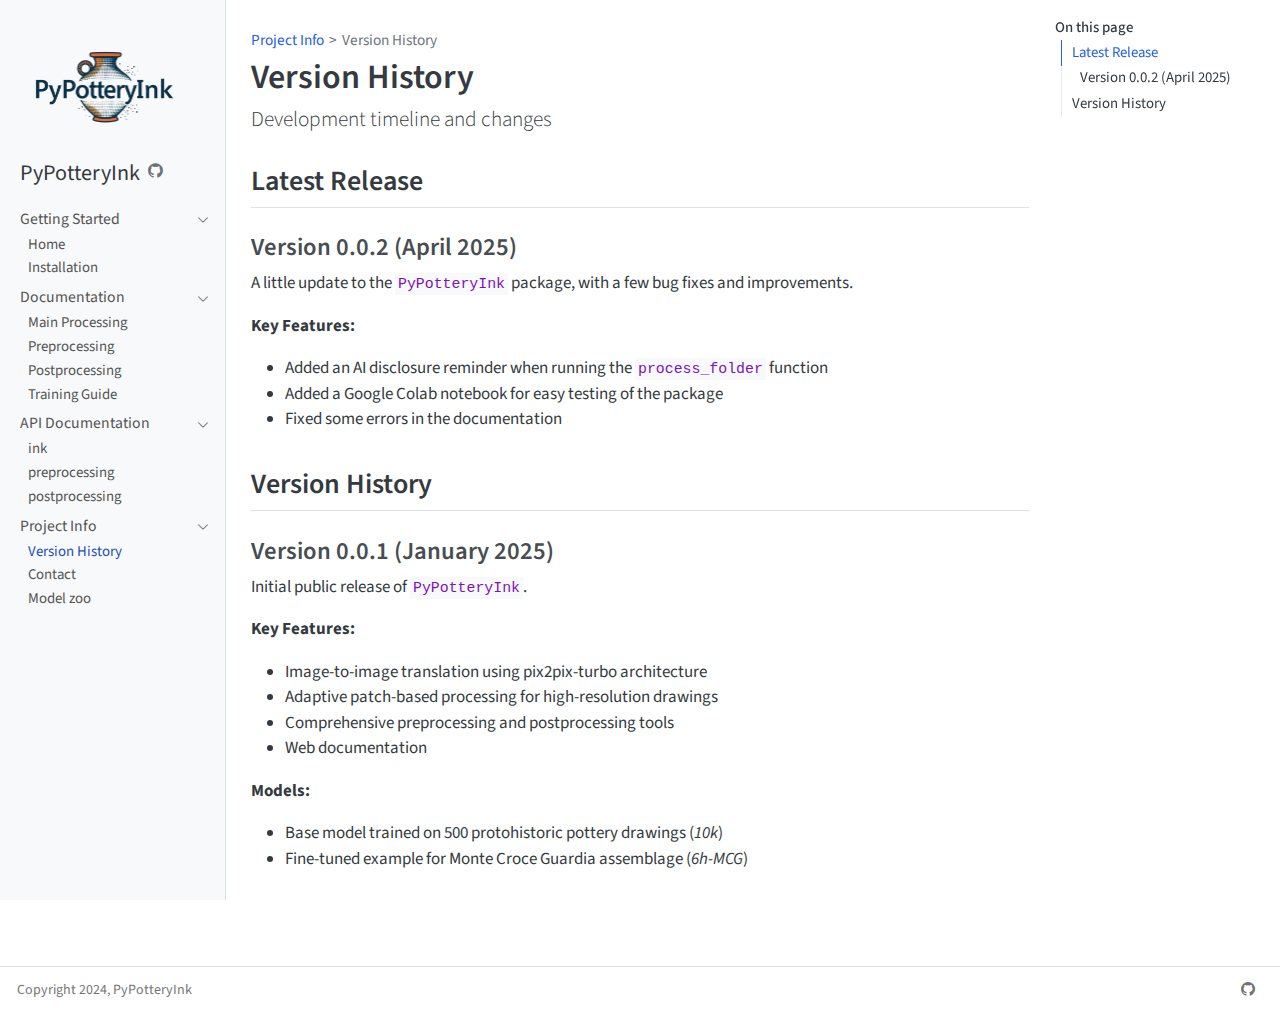
<file: docs/version_history.html>
<!DOCTYPE html>
<html xmlns="http://www.w3.org/1999/xhtml" lang="en" xml:lang="en"><head>

<meta charset="utf-8">
<meta name="generator" content="quarto-1.6.36">

<meta name="viewport" content="width=device-width, initial-scale=1.0, user-scalable=yes">


<title>Version History – PyPotteryInk</title>
<style>
code{white-space: pre-wrap;}
span.smallcaps{font-variant: small-caps;}
div.columns{display: flex; gap: min(4vw, 1.5em);}
div.column{flex: auto; overflow-x: auto;}
div.hanging-indent{margin-left: 1.5em; text-indent: -1.5em;}
ul.task-list{list-style: none;}
ul.task-list li input[type="checkbox"] {
  width: 0.8em;
  margin: 0 0.8em 0.2em -1em; /* quarto-specific, see https://github.com/quarto-dev/quarto-cli/issues/4556 */ 
  vertical-align: middle;
}
</style>


<script src="site_libs/quarto-nav/quarto-nav.js"></script>
<script src="site_libs/quarto-nav/headroom.min.js"></script>
<script src="site_libs/clipboard/clipboard.min.js"></script>
<script src="site_libs/quarto-search/autocomplete.umd.js"></script>
<script src="site_libs/quarto-search/fuse.min.js"></script>
<script src="site_libs/quarto-search/quarto-search.js"></script>
<meta name="quarto:offset" content="./">
<script src="site_libs/quarto-html/quarto.js"></script>
<script src="site_libs/quarto-html/popper.min.js"></script>
<script src="site_libs/quarto-html/tippy.umd.min.js"></script>
<script src="site_libs/quarto-html/anchor.min.js"></script>
<link href="site_libs/quarto-html/tippy.css" rel="stylesheet">
<link href="site_libs/quarto-html/quarto-syntax-highlighting-01c78b5cd655e4cd89133cf59d535862.css" rel="stylesheet" id="quarto-text-highlighting-styles">
<script src="site_libs/bootstrap/bootstrap.min.js"></script>
<link href="site_libs/bootstrap/bootstrap-icons.css" rel="stylesheet">
<link href="site_libs/bootstrap/bootstrap-2032ab7b8ae91ea6882f5f8c12934864.min.css" rel="stylesheet" append-hash="true" id="quarto-bootstrap" data-mode="light">
<script id="quarto-search-options" type="application/json">{
  "location": "sidebar",
  "copy-button": false,
  "collapse-after": 3,
  "panel-placement": "start",
  "type": "textbox",
  "limit": 50,
  "keyboard-shortcut": [
    "f",
    "/",
    "s"
  ],
  "show-item-context": false,
  "language": {
    "search-no-results-text": "No results",
    "search-matching-documents-text": "matching documents",
    "search-copy-link-title": "Copy link to search",
    "search-hide-matches-text": "Hide additional matches",
    "search-more-match-text": "more match in this document",
    "search-more-matches-text": "more matches in this document",
    "search-clear-button-title": "Clear",
    "search-text-placeholder": "",
    "search-detached-cancel-button-title": "Cancel",
    "search-submit-button-title": "Submit",
    "search-label": "Search"
  }
}</script>


<link rel="stylesheet" href="styles.css">
</head>

<body class="nav-sidebar docked">

<div id="quarto-search-results"></div>
  <header id="quarto-header" class="headroom fixed-top">
  <nav class="quarto-secondary-nav">
    <div class="container-fluid d-flex">
      <button type="button" class="quarto-btn-toggle btn" data-bs-toggle="collapse" role="button" data-bs-target=".quarto-sidebar-collapse-item" aria-controls="quarto-sidebar" aria-expanded="false" aria-label="Toggle sidebar navigation" onclick="if (window.quartoToggleHeadroom) { window.quartoToggleHeadroom(); }">
        <i class="bi bi-layout-text-sidebar-reverse"></i>
      </button>
        <nav class="quarto-page-breadcrumbs" aria-label="breadcrumb"><ol class="breadcrumb"><li class="breadcrumb-item"><a href="./version_history.html">Project Info</a></li><li class="breadcrumb-item"><a href="./version_history.html">Version History</a></li></ol></nav>
        <a class="flex-grow-1" role="navigation" data-bs-toggle="collapse" data-bs-target=".quarto-sidebar-collapse-item" aria-controls="quarto-sidebar" aria-expanded="false" aria-label="Toggle sidebar navigation" onclick="if (window.quartoToggleHeadroom) { window.quartoToggleHeadroom(); }">      
        </a>
    </div>
  </nav>
</header>
<!-- content -->
<div id="quarto-content" class="quarto-container page-columns page-rows-contents page-layout-article">
<!-- sidebar -->
  <nav id="quarto-sidebar" class="sidebar collapse collapse-horizontal quarto-sidebar-collapse-item sidebar-navigation docked overflow-auto">
    <div class="pt-lg-2 mt-2 text-left sidebar-header sidebar-header-stacked">
      <a href="./index.html" class="sidebar-logo-link">
      <img src="././images_docs/logo_pypotteryink.png" alt="" class="sidebar-logo py-0 d-lg-inline d-none">
      </a>
    <div class="sidebar-title mb-0 py-0">
      <a href="./">PyPotteryInk</a> 
        <div class="sidebar-tools-main">
    <a href="https://github.com/lrncrd/PyPotteryInk" title="GitHub" class="quarto-navigation-tool px-1" aria-label="GitHub"><i class="bi bi-github"></i></a>
</div>
    </div>
      </div>
    <div class="sidebar-menu-container"> 
    <ul class="list-unstyled mt-1">
        <li class="sidebar-item sidebar-item-section">
      <div class="sidebar-item-container"> 
            <a class="sidebar-item-text sidebar-link text-start" data-bs-toggle="collapse" data-bs-target="#quarto-sidebar-section-1" role="navigation" aria-expanded="true">
 <span class="menu-text">Getting Started</span></a>
          <a class="sidebar-item-toggle text-start" data-bs-toggle="collapse" data-bs-target="#quarto-sidebar-section-1" role="navigation" aria-expanded="true" aria-label="Toggle section">
            <i class="bi bi-chevron-right ms-2"></i>
          </a> 
      </div>
      <ul id="quarto-sidebar-section-1" class="collapse list-unstyled sidebar-section depth1 show">  
          <li class="sidebar-item">
  <div class="sidebar-item-container"> 
  <a href="./index.html" class="sidebar-item-text sidebar-link">
 <span class="menu-text">Home</span></a>
  </div>
</li>
          <li class="sidebar-item">
  <div class="sidebar-item-container"> 
  <a href="./installation.html" class="sidebar-item-text sidebar-link">
 <span class="menu-text">Installation</span></a>
  </div>
</li>
      </ul>
  </li>
        <li class="sidebar-item sidebar-item-section">
      <div class="sidebar-item-container"> 
            <a class="sidebar-item-text sidebar-link text-start" data-bs-toggle="collapse" data-bs-target="#quarto-sidebar-section-2" role="navigation" aria-expanded="true">
 <span class="menu-text">Documentation</span></a>
          <a class="sidebar-item-toggle text-start" data-bs-toggle="collapse" data-bs-target="#quarto-sidebar-section-2" role="navigation" aria-expanded="true" aria-label="Toggle section">
            <i class="bi bi-chevron-right ms-2"></i>
          </a> 
      </div>
      <ul id="quarto-sidebar-section-2" class="collapse list-unstyled sidebar-section depth1 show">  
          <li class="sidebar-item">
  <div class="sidebar-item-container"> 
  <a href="./docs_main.html" class="sidebar-item-text sidebar-link">
 <span class="menu-text">Main Processing</span></a>
  </div>
</li>
          <li class="sidebar-item">
  <div class="sidebar-item-container"> 
  <a href="./docs_preprocessing.html" class="sidebar-item-text sidebar-link">
 <span class="menu-text">Preprocessing</span></a>
  </div>
</li>
          <li class="sidebar-item">
  <div class="sidebar-item-container"> 
  <a href="./docs_postprocessing.html" class="sidebar-item-text sidebar-link">
 <span class="menu-text">Postprocessing</span></a>
  </div>
</li>
          <li class="sidebar-item">
  <div class="sidebar-item-container"> 
  <a href="./training.html" class="sidebar-item-text sidebar-link">
 <span class="menu-text">Training Guide</span></a>
  </div>
</li>
      </ul>
  </li>
        <li class="sidebar-item sidebar-item-section">
      <div class="sidebar-item-container"> 
            <a class="sidebar-item-text sidebar-link text-start" data-bs-toggle="collapse" data-bs-target="#quarto-sidebar-section-3" role="navigation" aria-expanded="true">
 <span class="menu-text">API Documentation</span></a>
          <a class="sidebar-item-toggle text-start" data-bs-toggle="collapse" data-bs-target="#quarto-sidebar-section-3" role="navigation" aria-expanded="true" aria-label="Toggle section">
            <i class="bi bi-chevron-right ms-2"></i>
          </a> 
      </div>
      <ul id="quarto-sidebar-section-3" class="collapse list-unstyled sidebar-section depth1 show">  
          <li class="sidebar-item">
  <div class="sidebar-item-container"> 
  <a href="./api_ink.html" class="sidebar-item-text sidebar-link">
 <span class="menu-text">ink</span></a>
  </div>
</li>
          <li class="sidebar-item">
  <div class="sidebar-item-container"> 
  <a href="./api_preprocessing.html" class="sidebar-item-text sidebar-link">
 <span class="menu-text">preprocessing</span></a>
  </div>
</li>
          <li class="sidebar-item">
  <div class="sidebar-item-container"> 
  <a href="./api_postprocessing.html" class="sidebar-item-text sidebar-link">
 <span class="menu-text">postprocessing</span></a>
  </div>
</li>
      </ul>
  </li>
        <li class="sidebar-item sidebar-item-section">
      <div class="sidebar-item-container"> 
            <a class="sidebar-item-text sidebar-link text-start" data-bs-toggle="collapse" data-bs-target="#quarto-sidebar-section-4" role="navigation" aria-expanded="true">
 <span class="menu-text">Project Info</span></a>
          <a class="sidebar-item-toggle text-start" data-bs-toggle="collapse" data-bs-target="#quarto-sidebar-section-4" role="navigation" aria-expanded="true" aria-label="Toggle section">
            <i class="bi bi-chevron-right ms-2"></i>
          </a> 
      </div>
      <ul id="quarto-sidebar-section-4" class="collapse list-unstyled sidebar-section depth1 show">  
          <li class="sidebar-item">
  <div class="sidebar-item-container"> 
  <a href="./version_history.html" class="sidebar-item-text sidebar-link active">
 <span class="menu-text">Version History</span></a>
  </div>
</li>
          <li class="sidebar-item">
  <div class="sidebar-item-container"> 
  <a href="./contact.html" class="sidebar-item-text sidebar-link">
 <span class="menu-text">Contact</span></a>
  </div>
</li>
          <li class="sidebar-item">
  <div class="sidebar-item-container"> 
  <a href="./models_zoo.html" class="sidebar-item-text sidebar-link">
 <span class="menu-text">Model zoo</span></a>
  </div>
</li>
      </ul>
  </li>
    </ul>
    </div>
</nav>
<div id="quarto-sidebar-glass" class="quarto-sidebar-collapse-item" data-bs-toggle="collapse" data-bs-target=".quarto-sidebar-collapse-item"></div>
<!-- margin-sidebar -->
    <div id="quarto-margin-sidebar" class="sidebar margin-sidebar">
        <nav id="TOC" role="doc-toc" class="toc-active">
    <h2 id="toc-title">On this page</h2>
   
  <ul>
  <li><a href="#latest-release" id="toc-latest-release" class="nav-link active" data-scroll-target="#latest-release">Latest Release</a>
  <ul class="collapse">
  <li><a href="#version-0.0.2-april-2025" id="toc-version-0.0.2-april-2025" class="nav-link" data-scroll-target="#version-0.0.2-april-2025">Version 0.0.2 (April 2025)</a></li>
  </ul></li>
  <li><a href="#version-history" id="toc-version-history" class="nav-link" data-scroll-target="#version-history">Version History</a>
  <ul class="collapse">
  <li><a href="#version-0.0.1-january-2025" id="toc-version-0.0.1-january-2025" class="nav-link" data-scroll-target="#version-0.0.1-january-2025">Version 0.0.1 (January 2025)</a></li>
  </ul></li>
  </ul>
</nav>
    </div>
<!-- main -->
<main class="content" id="quarto-document-content">

<header id="title-block-header" class="quarto-title-block default"><nav class="quarto-page-breadcrumbs quarto-title-breadcrumbs d-none d-lg-block" aria-label="breadcrumb"><ol class="breadcrumb"><li class="breadcrumb-item"><a href="./version_history.html">Project Info</a></li><li class="breadcrumb-item"><a href="./version_history.html">Version History</a></li></ol></nav>
<div class="quarto-title">
<h1 class="title">Version History</h1>
<p class="subtitle lead">Development timeline and changes</p>
</div>



<div class="quarto-title-meta">

    
  
    
  </div>
  


</header>


<section id="latest-release" class="level2">
<h2 class="anchored" data-anchor-id="latest-release">Latest Release</h2>
<section id="version-0.0.2-april-2025" class="level3">
<h3 class="anchored" data-anchor-id="version-0.0.2-april-2025">Version 0.0.2 (April 2025)</h3>
<p>A little update to the <code>PyPotteryInk</code> package, with a few bug fixes and improvements.</p>
<p><strong>Key Features:</strong></p>
<ul>
<li>Added an AI disclosure reminder when running the <code>process_folder</code> function</li>
<li>Added a Google Colab notebook for easy testing of the package</li>
<li>Fixed some errors in the documentation</li>
</ul>
</section>
</section>
<section id="version-history" class="level2">
<h2 class="anchored" data-anchor-id="version-history">Version History</h2>
<section id="version-0.0.1-january-2025" class="level3">
<h3 class="anchored" data-anchor-id="version-0.0.1-january-2025">Version 0.0.1 (January 2025)</h3>
<p>Initial public release of <code>PyPotteryInk</code>.</p>
<p><strong>Key Features:</strong></p>
<ul>
<li>Image-to-image translation using pix2pix-turbo architecture</li>
<li>Adaptive patch-based processing for high-resolution drawings</li>
<li>Comprehensive preprocessing and postprocessing tools</li>
<li>Web documentation</li>
</ul>
<p><strong>Models:</strong></p>
<ul>
<li>Base model trained on 500 protohistoric pottery drawings (<em>10k</em>)</li>
<li>Fine-tuned example for Monte Croce Guardia assemblage (<em>6h-MCG</em>)</li>
</ul>


</section>
</section>

</main> <!-- /main -->
<script id="quarto-html-after-body" type="application/javascript">
window.document.addEventListener("DOMContentLoaded", function (event) {
  const toggleBodyColorMode = (bsSheetEl) => {
    const mode = bsSheetEl.getAttribute("data-mode");
    const bodyEl = window.document.querySelector("body");
    if (mode === "dark") {
      bodyEl.classList.add("quarto-dark");
      bodyEl.classList.remove("quarto-light");
    } else {
      bodyEl.classList.add("quarto-light");
      bodyEl.classList.remove("quarto-dark");
    }
  }
  const toggleBodyColorPrimary = () => {
    const bsSheetEl = window.document.querySelector("link#quarto-bootstrap");
    if (bsSheetEl) {
      toggleBodyColorMode(bsSheetEl);
    }
  }
  toggleBodyColorPrimary();  
  const icon = "";
  const anchorJS = new window.AnchorJS();
  anchorJS.options = {
    placement: 'right',
    icon: icon
  };
  anchorJS.add('.anchored');
  const isCodeAnnotation = (el) => {
    for (const clz of el.classList) {
      if (clz.startsWith('code-annotation-')) {                     
        return true;
      }
    }
    return false;
  }
  const onCopySuccess = function(e) {
    // button target
    const button = e.trigger;
    // don't keep focus
    button.blur();
    // flash "checked"
    button.classList.add('code-copy-button-checked');
    var currentTitle = button.getAttribute("title");
    button.setAttribute("title", "Copied!");
    let tooltip;
    if (window.bootstrap) {
      button.setAttribute("data-bs-toggle", "tooltip");
      button.setAttribute("data-bs-placement", "left");
      button.setAttribute("data-bs-title", "Copied!");
      tooltip = new bootstrap.Tooltip(button, 
        { trigger: "manual", 
          customClass: "code-copy-button-tooltip",
          offset: [0, -8]});
      tooltip.show();    
    }
    setTimeout(function() {
      if (tooltip) {
        tooltip.hide();
        button.removeAttribute("data-bs-title");
        button.removeAttribute("data-bs-toggle");
        button.removeAttribute("data-bs-placement");
      }
      button.setAttribute("title", currentTitle);
      button.classList.remove('code-copy-button-checked');
    }, 1000);
    // clear code selection
    e.clearSelection();
  }
  const getTextToCopy = function(trigger) {
      const codeEl = trigger.previousElementSibling.cloneNode(true);
      for (const childEl of codeEl.children) {
        if (isCodeAnnotation(childEl)) {
          childEl.remove();
        }
      }
      return codeEl.innerText;
  }
  const clipboard = new window.ClipboardJS('.code-copy-button:not([data-in-quarto-modal])', {
    text: getTextToCopy
  });
  clipboard.on('success', onCopySuccess);
  if (window.document.getElementById('quarto-embedded-source-code-modal')) {
    const clipboardModal = new window.ClipboardJS('.code-copy-button[data-in-quarto-modal]', {
      text: getTextToCopy,
      container: window.document.getElementById('quarto-embedded-source-code-modal')
    });
    clipboardModal.on('success', onCopySuccess);
  }
    var localhostRegex = new RegExp(/^(?:http|https):\/\/localhost\:?[0-9]*\//);
    var mailtoRegex = new RegExp(/^mailto:/);
      var filterRegex = new RegExp('/' + window.location.host + '/');
    var isInternal = (href) => {
        return filterRegex.test(href) || localhostRegex.test(href) || mailtoRegex.test(href);
    }
    // Inspect non-navigation links and adorn them if external
 	var links = window.document.querySelectorAll('a[href]:not(.nav-link):not(.navbar-brand):not(.toc-action):not(.sidebar-link):not(.sidebar-item-toggle):not(.pagination-link):not(.no-external):not([aria-hidden]):not(.dropdown-item):not(.quarto-navigation-tool):not(.about-link)');
    for (var i=0; i<links.length; i++) {
      const link = links[i];
      if (!isInternal(link.href)) {
        // undo the damage that might have been done by quarto-nav.js in the case of
        // links that we want to consider external
        if (link.dataset.originalHref !== undefined) {
          link.href = link.dataset.originalHref;
        }
      }
    }
  function tippyHover(el, contentFn, onTriggerFn, onUntriggerFn) {
    const config = {
      allowHTML: true,
      maxWidth: 500,
      delay: 100,
      arrow: false,
      appendTo: function(el) {
          return el.parentElement;
      },
      interactive: true,
      interactiveBorder: 10,
      theme: 'quarto',
      placement: 'bottom-start',
    };
    if (contentFn) {
      config.content = contentFn;
    }
    if (onTriggerFn) {
      config.onTrigger = onTriggerFn;
    }
    if (onUntriggerFn) {
      config.onUntrigger = onUntriggerFn;
    }
    window.tippy(el, config); 
  }
  const noterefs = window.document.querySelectorAll('a[role="doc-noteref"]');
  for (var i=0; i<noterefs.length; i++) {
    const ref = noterefs[i];
    tippyHover(ref, function() {
      // use id or data attribute instead here
      let href = ref.getAttribute('data-footnote-href') || ref.getAttribute('href');
      try { href = new URL(href).hash; } catch {}
      const id = href.replace(/^#\/?/, "");
      const note = window.document.getElementById(id);
      if (note) {
        return note.innerHTML;
      } else {
        return "";
      }
    });
  }
  const xrefs = window.document.querySelectorAll('a.quarto-xref');
  const processXRef = (id, note) => {
    // Strip column container classes
    const stripColumnClz = (el) => {
      el.classList.remove("page-full", "page-columns");
      if (el.children) {
        for (const child of el.children) {
          stripColumnClz(child);
        }
      }
    }
    stripColumnClz(note)
    if (id === null || id.startsWith('sec-')) {
      // Special case sections, only their first couple elements
      const container = document.createElement("div");
      if (note.children && note.children.length > 2) {
        container.appendChild(note.children[0].cloneNode(true));
        for (let i = 1; i < note.children.length; i++) {
          const child = note.children[i];
          if (child.tagName === "P" && child.innerText === "") {
            continue;
          } else {
            container.appendChild(child.cloneNode(true));
            break;
          }
        }
        if (window.Quarto?.typesetMath) {
          window.Quarto.typesetMath(container);
        }
        return container.innerHTML
      } else {
        if (window.Quarto?.typesetMath) {
          window.Quarto.typesetMath(note);
        }
        return note.innerHTML;
      }
    } else {
      // Remove any anchor links if they are present
      const anchorLink = note.querySelector('a.anchorjs-link');
      if (anchorLink) {
        anchorLink.remove();
      }
      if (window.Quarto?.typesetMath) {
        window.Quarto.typesetMath(note);
      }
      if (note.classList.contains("callout")) {
        return note.outerHTML;
      } else {
        return note.innerHTML;
      }
    }
  }
  for (var i=0; i<xrefs.length; i++) {
    const xref = xrefs[i];
    tippyHover(xref, undefined, function(instance) {
      instance.disable();
      let url = xref.getAttribute('href');
      let hash = undefined; 
      if (url.startsWith('#')) {
        hash = url;
      } else {
        try { hash = new URL(url).hash; } catch {}
      }
      if (hash) {
        const id = hash.replace(/^#\/?/, "");
        const note = window.document.getElementById(id);
        if (note !== null) {
          try {
            const html = processXRef(id, note.cloneNode(true));
            instance.setContent(html);
          } finally {
            instance.enable();
            instance.show();
          }
        } else {
          // See if we can fetch this
          fetch(url.split('#')[0])
          .then(res => res.text())
          .then(html => {
            const parser = new DOMParser();
            const htmlDoc = parser.parseFromString(html, "text/html");
            const note = htmlDoc.getElementById(id);
            if (note !== null) {
              const html = processXRef(id, note);
              instance.setContent(html);
            } 
          }).finally(() => {
            instance.enable();
            instance.show();
          });
        }
      } else {
        // See if we can fetch a full url (with no hash to target)
        // This is a special case and we should probably do some content thinning / targeting
        fetch(url)
        .then(res => res.text())
        .then(html => {
          const parser = new DOMParser();
          const htmlDoc = parser.parseFromString(html, "text/html");
          const note = htmlDoc.querySelector('main.content');
          if (note !== null) {
            // This should only happen for chapter cross references
            // (since there is no id in the URL)
            // remove the first header
            if (note.children.length > 0 && note.children[0].tagName === "HEADER") {
              note.children[0].remove();
            }
            const html = processXRef(null, note);
            instance.setContent(html);
          } 
        }).finally(() => {
          instance.enable();
          instance.show();
        });
      }
    }, function(instance) {
    });
  }
      let selectedAnnoteEl;
      const selectorForAnnotation = ( cell, annotation) => {
        let cellAttr = 'data-code-cell="' + cell + '"';
        let lineAttr = 'data-code-annotation="' +  annotation + '"';
        const selector = 'span[' + cellAttr + '][' + lineAttr + ']';
        return selector;
      }
      const selectCodeLines = (annoteEl) => {
        const doc = window.document;
        const targetCell = annoteEl.getAttribute("data-target-cell");
        const targetAnnotation = annoteEl.getAttribute("data-target-annotation");
        const annoteSpan = window.document.querySelector(selectorForAnnotation(targetCell, targetAnnotation));
        const lines = annoteSpan.getAttribute("data-code-lines").split(",");
        const lineIds = lines.map((line) => {
          return targetCell + "-" + line;
        })
        let top = null;
        let height = null;
        let parent = null;
        if (lineIds.length > 0) {
            //compute the position of the single el (top and bottom and make a div)
            const el = window.document.getElementById(lineIds[0]);
            top = el.offsetTop;
            height = el.offsetHeight;
            parent = el.parentElement.parentElement;
          if (lineIds.length > 1) {
            const lastEl = window.document.getElementById(lineIds[lineIds.length - 1]);
            const bottom = lastEl.offsetTop + lastEl.offsetHeight;
            height = bottom - top;
          }
          if (top !== null && height !== null && parent !== null) {
            // cook up a div (if necessary) and position it 
            let div = window.document.getElementById("code-annotation-line-highlight");
            if (div === null) {
              div = window.document.createElement("div");
              div.setAttribute("id", "code-annotation-line-highlight");
              div.style.position = 'absolute';
              parent.appendChild(div);
            }
            div.style.top = top - 2 + "px";
            div.style.height = height + 4 + "px";
            div.style.left = 0;
            let gutterDiv = window.document.getElementById("code-annotation-line-highlight-gutter");
            if (gutterDiv === null) {
              gutterDiv = window.document.createElement("div");
              gutterDiv.setAttribute("id", "code-annotation-line-highlight-gutter");
              gutterDiv.style.position = 'absolute';
              const codeCell = window.document.getElementById(targetCell);
              const gutter = codeCell.querySelector('.code-annotation-gutter');
              gutter.appendChild(gutterDiv);
            }
            gutterDiv.style.top = top - 2 + "px";
            gutterDiv.style.height = height + 4 + "px";
          }
          selectedAnnoteEl = annoteEl;
        }
      };
      const unselectCodeLines = () => {
        const elementsIds = ["code-annotation-line-highlight", "code-annotation-line-highlight-gutter"];
        elementsIds.forEach((elId) => {
          const div = window.document.getElementById(elId);
          if (div) {
            div.remove();
          }
        });
        selectedAnnoteEl = undefined;
      };
        // Handle positioning of the toggle
    window.addEventListener(
      "resize",
      throttle(() => {
        elRect = undefined;
        if (selectedAnnoteEl) {
          selectCodeLines(selectedAnnoteEl);
        }
      }, 10)
    );
    function throttle(fn, ms) {
    let throttle = false;
    let timer;
      return (...args) => {
        if(!throttle) { // first call gets through
            fn.apply(this, args);
            throttle = true;
        } else { // all the others get throttled
            if(timer) clearTimeout(timer); // cancel #2
            timer = setTimeout(() => {
              fn.apply(this, args);
              timer = throttle = false;
            }, ms);
        }
      };
    }
      // Attach click handler to the DT
      const annoteDls = window.document.querySelectorAll('dt[data-target-cell]');
      for (const annoteDlNode of annoteDls) {
        annoteDlNode.addEventListener('click', (event) => {
          const clickedEl = event.target;
          if (clickedEl !== selectedAnnoteEl) {
            unselectCodeLines();
            const activeEl = window.document.querySelector('dt[data-target-cell].code-annotation-active');
            if (activeEl) {
              activeEl.classList.remove('code-annotation-active');
            }
            selectCodeLines(clickedEl);
            clickedEl.classList.add('code-annotation-active');
          } else {
            // Unselect the line
            unselectCodeLines();
            clickedEl.classList.remove('code-annotation-active');
          }
        });
      }
  const findCites = (el) => {
    const parentEl = el.parentElement;
    if (parentEl) {
      const cites = parentEl.dataset.cites;
      if (cites) {
        return {
          el,
          cites: cites.split(' ')
        };
      } else {
        return findCites(el.parentElement)
      }
    } else {
      return undefined;
    }
  };
  var bibliorefs = window.document.querySelectorAll('a[role="doc-biblioref"]');
  for (var i=0; i<bibliorefs.length; i++) {
    const ref = bibliorefs[i];
    const citeInfo = findCites(ref);
    if (citeInfo) {
      tippyHover(citeInfo.el, function() {
        var popup = window.document.createElement('div');
        citeInfo.cites.forEach(function(cite) {
          var citeDiv = window.document.createElement('div');
          citeDiv.classList.add('hanging-indent');
          citeDiv.classList.add('csl-entry');
          var biblioDiv = window.document.getElementById('ref-' + cite);
          if (biblioDiv) {
            citeDiv.innerHTML = biblioDiv.innerHTML;
          }
          popup.appendChild(citeDiv);
        });
        return popup.innerHTML;
      });
    }
  }
});
</script>
</div> <!-- /content -->
<footer class="footer">
  <div class="nav-footer">
    <div class="nav-footer-left">
<p>Copyright 2024, PyPotteryInk</p>
</div>   
    <div class="nav-footer-center">
      &nbsp;
    </div>
    <div class="nav-footer-right">
      <ul class="footer-items list-unstyled">
    <li class="nav-item compact">
    <a class="nav-link active" href="https://github.com/lrncrd/PyPotteryInk" aria-current="page">
      <i class="bi bi-github" role="img">
</i> 
    </a>
  </li>  
</ul>
    </div>
  </div>
</footer>




</body></html>
</file>
<file: docs/site_libs/quarto-html/tippy.css>
.tippy-box[data-animation=fade][data-state=hidden]{opacity:0}[data-tippy-root]{max-width:calc(100vw - 10px)}.tippy-box{position:relative;background-color:#333;color:#fff;border-radius:4px;font-size:14px;line-height:1.4;white-space:normal;outline:0;transition-property:transform,visibility,opacity}.tippy-box[data-placement^=top]>.tippy-arrow{bottom:0}.tippy-box[data-placement^=top]>.tippy-arrow:before{bottom:-7px;left:0;border-width:8px 8px 0;border-top-color:initial;transform-origin:center top}.tippy-box[data-placement^=bottom]>.tippy-arrow{top:0}.tippy-box[data-placement^=bottom]>.tippy-arrow:before{top:-7px;left:0;border-width:0 8px 8px;border-bottom-color:initial;transform-origin:center bottom}.tippy-box[data-placement^=left]>.tippy-arrow{right:0}.tippy-box[data-placement^=left]>.tippy-arrow:before{border-width:8px 0 8px 8px;border-left-color:initial;right:-7px;transform-origin:center left}.tippy-box[data-placement^=right]>.tippy-arrow{left:0}.tippy-box[data-placement^=right]>.tippy-arrow:before{left:-7px;border-width:8px 8px 8px 0;border-right-color:initial;transform-origin:center right}.tippy-box[data-inertia][data-state=visible]{transition-timing-function:cubic-bezier(.54,1.5,.38,1.11)}.tippy-arrow{width:16px;height:16px;color:#333}.tippy-arrow:before{content:"";position:absolute;border-color:transparent;border-style:solid}.tippy-content{position:relative;padding:5px 9px;z-index:1}
</file>
<file: docs/site_libs/quarto-html/quarto-syntax-highlighting-01c78b5cd655e4cd89133cf59d535862.css>
/* quarto syntax highlight colors */
:root {
  --quarto-hl-ot-color: #003B4F;
  --quarto-hl-at-color: #657422;
  --quarto-hl-ss-color: #20794D;
  --quarto-hl-an-color: #5E5E5E;
  --quarto-hl-fu-color: #4758AB;
  --quarto-hl-st-color: #20794D;
  --quarto-hl-cf-color: #003B4F;
  --quarto-hl-op-color: #5E5E5E;
  --quarto-hl-er-color: #AD0000;
  --quarto-hl-bn-color: #AD0000;
  --quarto-hl-al-color: #AD0000;
  --quarto-hl-va-color: #111111;
  --quarto-hl-bu-color: inherit;
  --quarto-hl-ex-color: inherit;
  --quarto-hl-pp-color: #AD0000;
  --quarto-hl-in-color: #5E5E5E;
  --quarto-hl-vs-color: #20794D;
  --quarto-hl-wa-color: #5E5E5E;
  --quarto-hl-do-color: #5E5E5E;
  --quarto-hl-im-color: #00769E;
  --quarto-hl-ch-color: #20794D;
  --quarto-hl-dt-color: #AD0000;
  --quarto-hl-fl-color: #AD0000;
  --quarto-hl-co-color: #5E5E5E;
  --quarto-hl-cv-color: #5E5E5E;
  --quarto-hl-cn-color: #8f5902;
  --quarto-hl-sc-color: #5E5E5E;
  --quarto-hl-dv-color: #AD0000;
  --quarto-hl-kw-color: #003B4F;
}

/* other quarto variables */
:root {
  --quarto-font-monospace: SFMono-Regular, Menlo, Monaco, Consolas, "Liberation Mono", "Courier New", monospace;
}

pre > code.sourceCode > span {
  color: #003B4F;
}

code span {
  color: #003B4F;
}

code.sourceCode > span {
  color: #003B4F;
}

div.sourceCode,
div.sourceCode pre.sourceCode {
  color: #003B4F;
}

code span.ot {
  color: #003B4F;
  font-style: inherit;
}

code span.at {
  color: #657422;
  font-style: inherit;
}

code span.ss {
  color: #20794D;
  font-style: inherit;
}

code span.an {
  color: #5E5E5E;
  font-style: inherit;
}

code span.fu {
  color: #4758AB;
  font-style: inherit;
}

code span.st {
  color: #20794D;
  font-style: inherit;
}

code span.cf {
  color: #003B4F;
  font-weight: bold;
  font-style: inherit;
}

code span.op {
  color: #5E5E5E;
  font-style: inherit;
}

code span.er {
  color: #AD0000;
  font-style: inherit;
}

code span.bn {
  color: #AD0000;
  font-style: inherit;
}

code span.al {
  color: #AD0000;
  font-style: inherit;
}

code span.va {
  color: #111111;
  font-style: inherit;
}

code span.bu {
  font-style: inherit;
}

code span.ex {
  font-style: inherit;
}

code span.pp {
  color: #AD0000;
  font-style: inherit;
}

code span.in {
  color: #5E5E5E;
  font-style: inherit;
}

code span.vs {
  color: #20794D;
  font-style: inherit;
}

code span.wa {
  color: #5E5E5E;
  font-style: italic;
}

code span.do {
  color: #5E5E5E;
  font-style: italic;
}

code span.im {
  color: #00769E;
  font-style: inherit;
}

code span.ch {
  color: #20794D;
  font-style: inherit;
}

code span.dt {
  color: #AD0000;
  font-style: inherit;
}

code span.fl {
  color: #AD0000;
  font-style: inherit;
}

code span.co {
  color: #5E5E5E;
  font-style: inherit;
}

code span.cv {
  color: #5E5E5E;
  font-style: italic;
}

code span.cn {
  color: #8f5902;
  font-style: inherit;
}

code span.sc {
  color: #5E5E5E;
  font-style: inherit;
}

code span.dv {
  color: #AD0000;
  font-style: inherit;
}

code span.kw {
  color: #003B4F;
  font-weight: bold;
  font-style: inherit;
}

.prevent-inlining {
  content: "</";
}

/*# sourceMappingURL=b864b4b3bfc832830bc29b9fb759e26b.css.map */
</file>
<file: docs/styles.css>
/* css styles */
</file>
